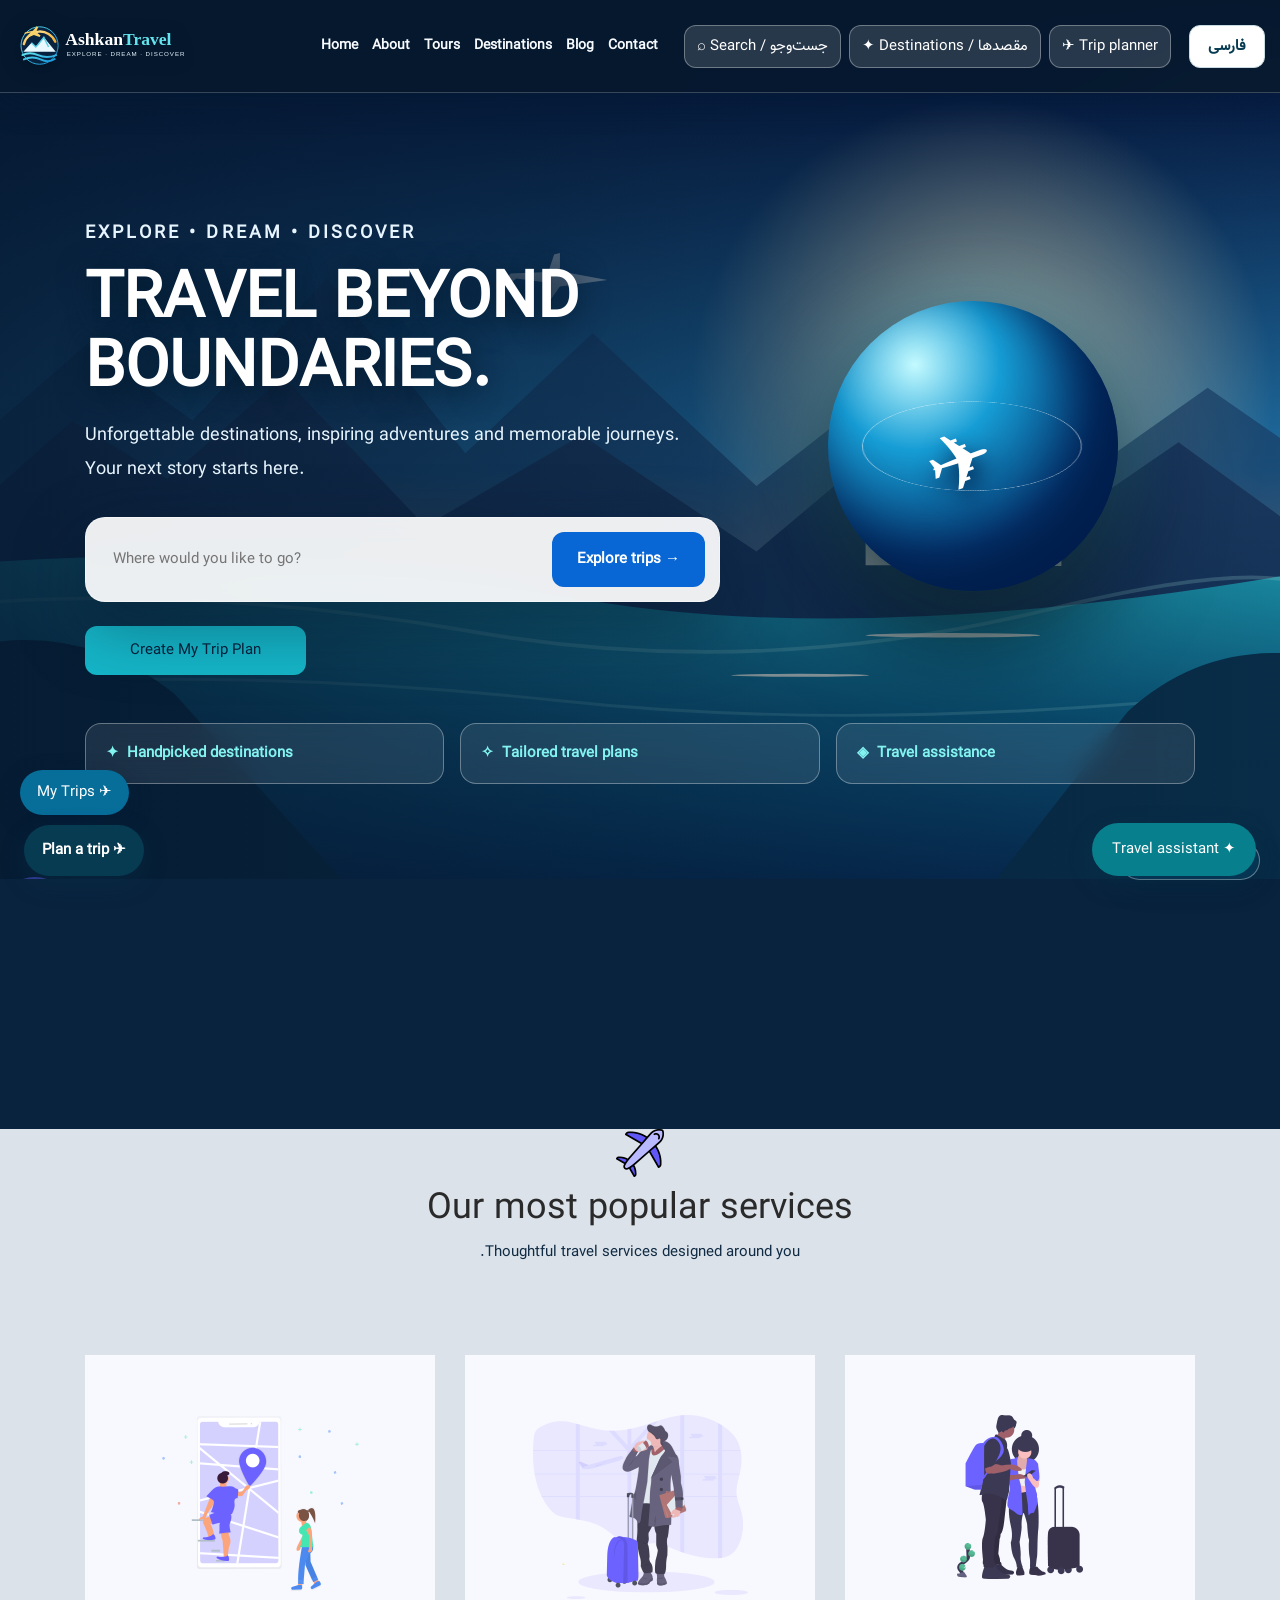
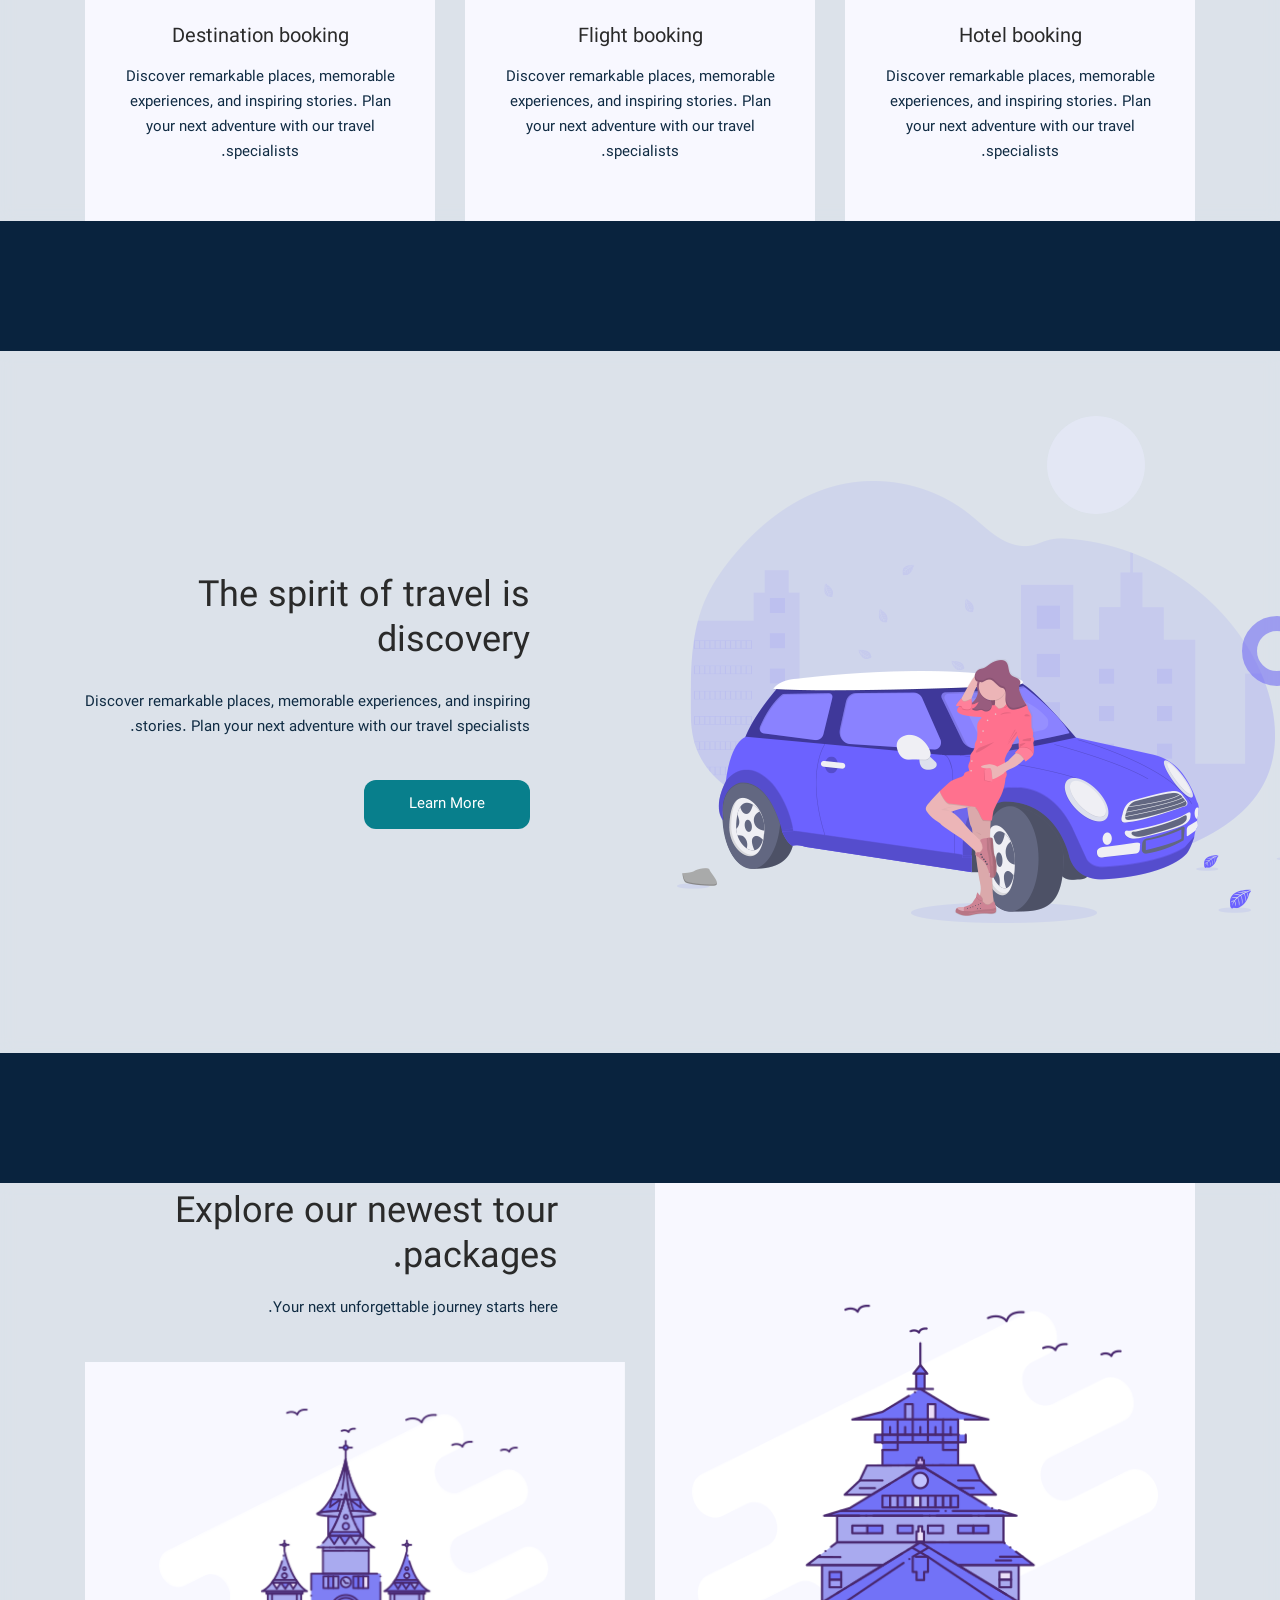
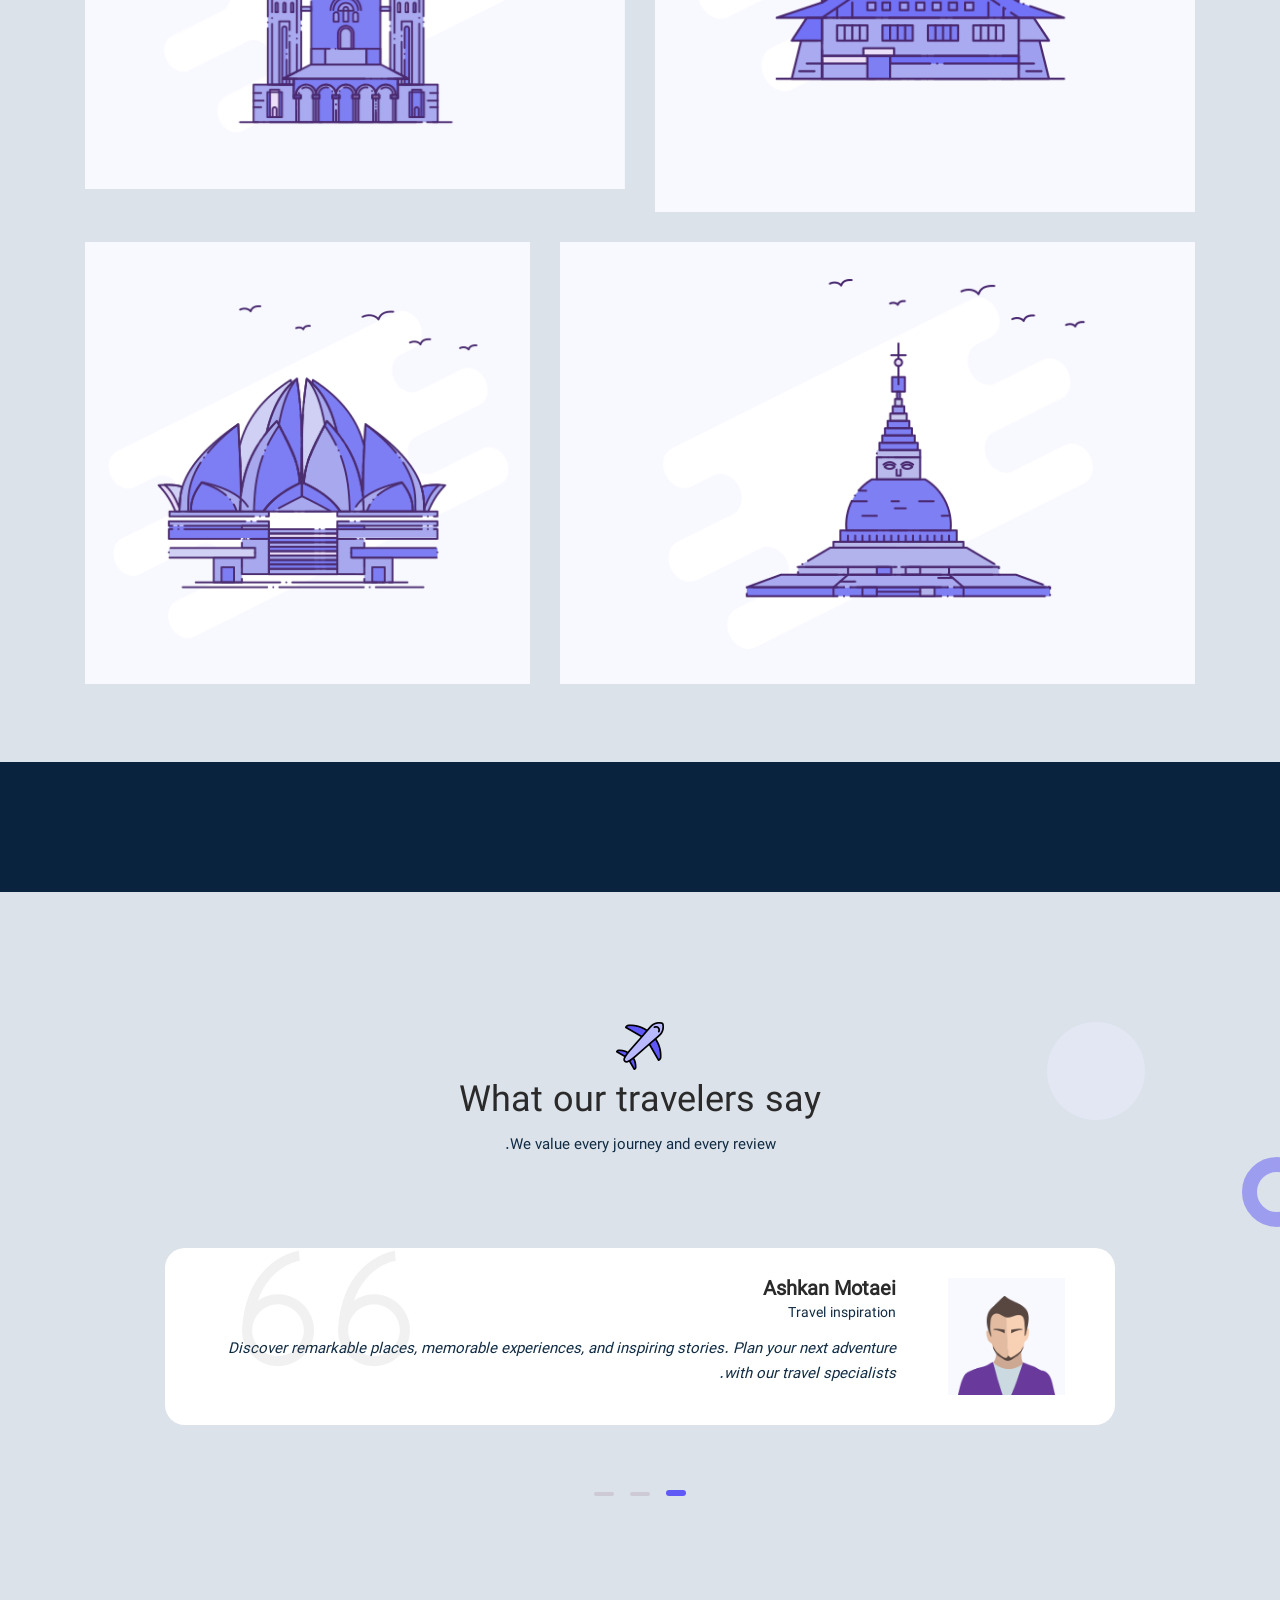
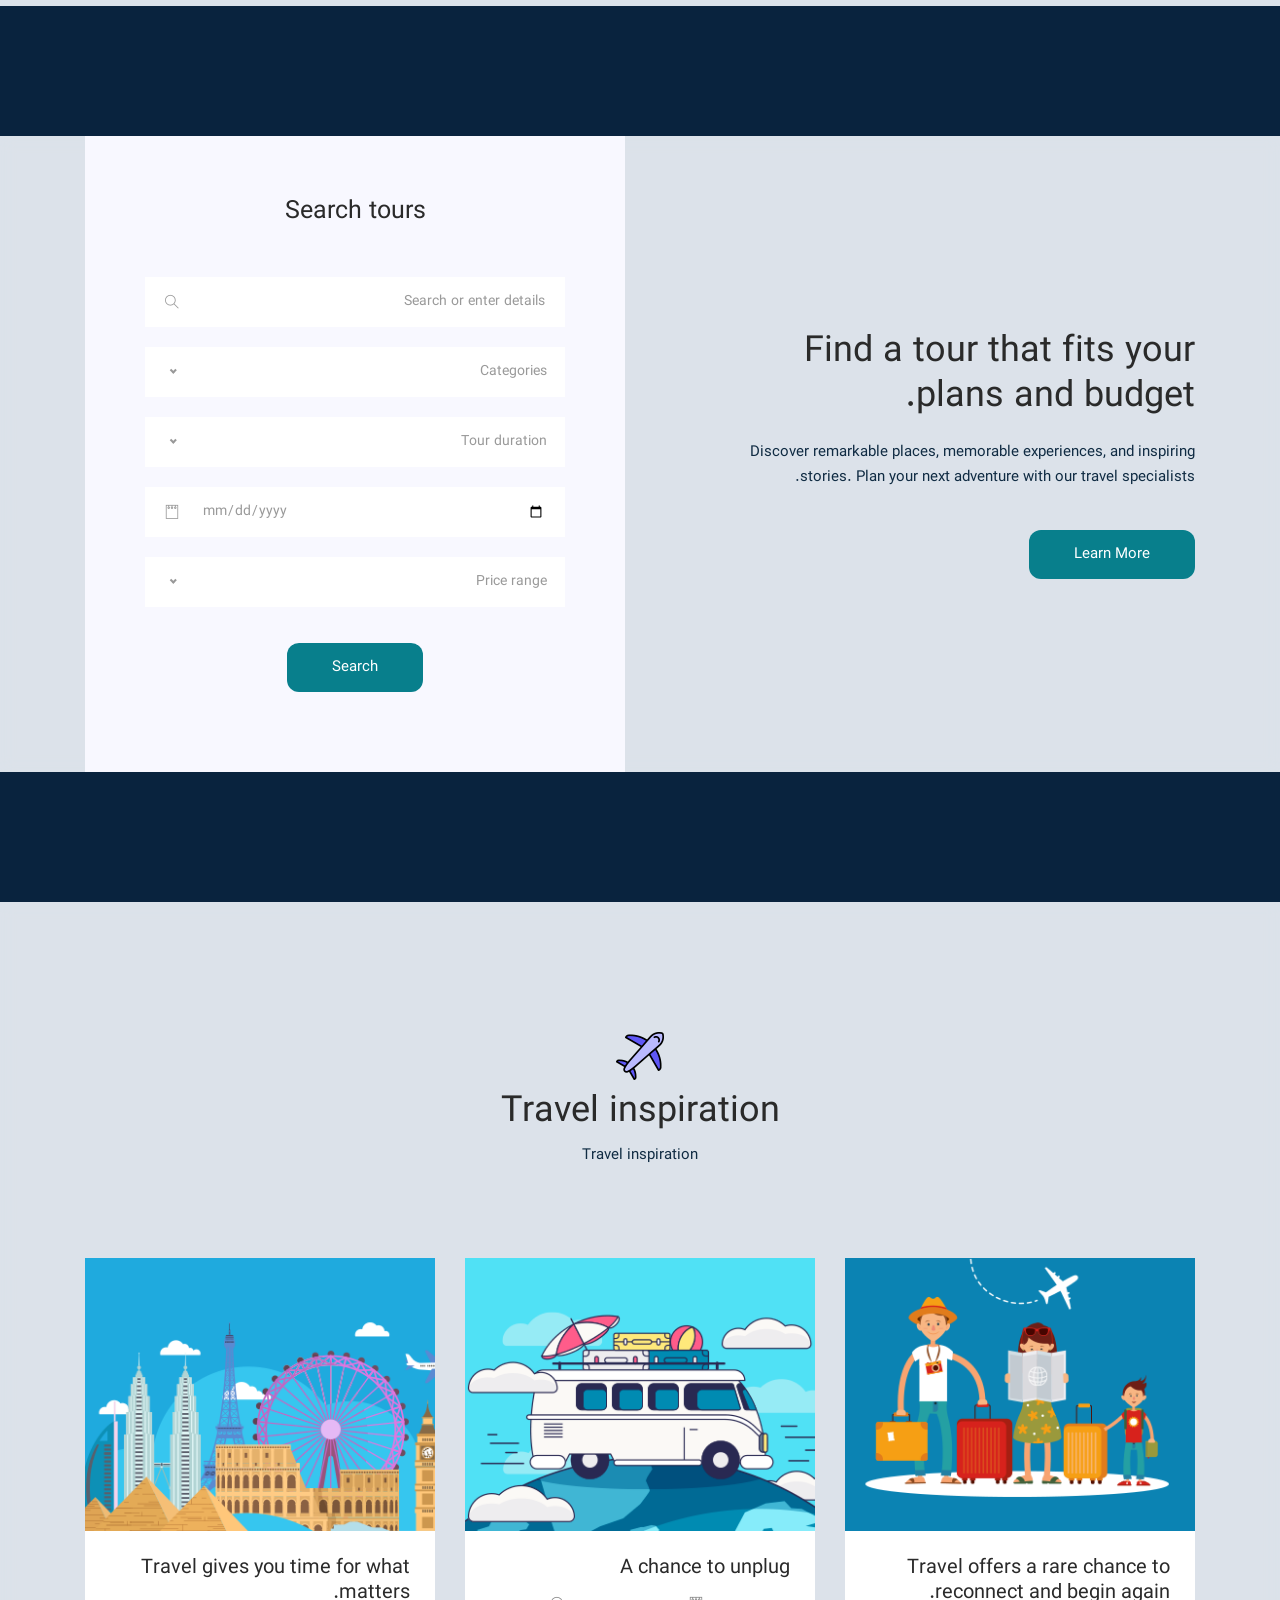
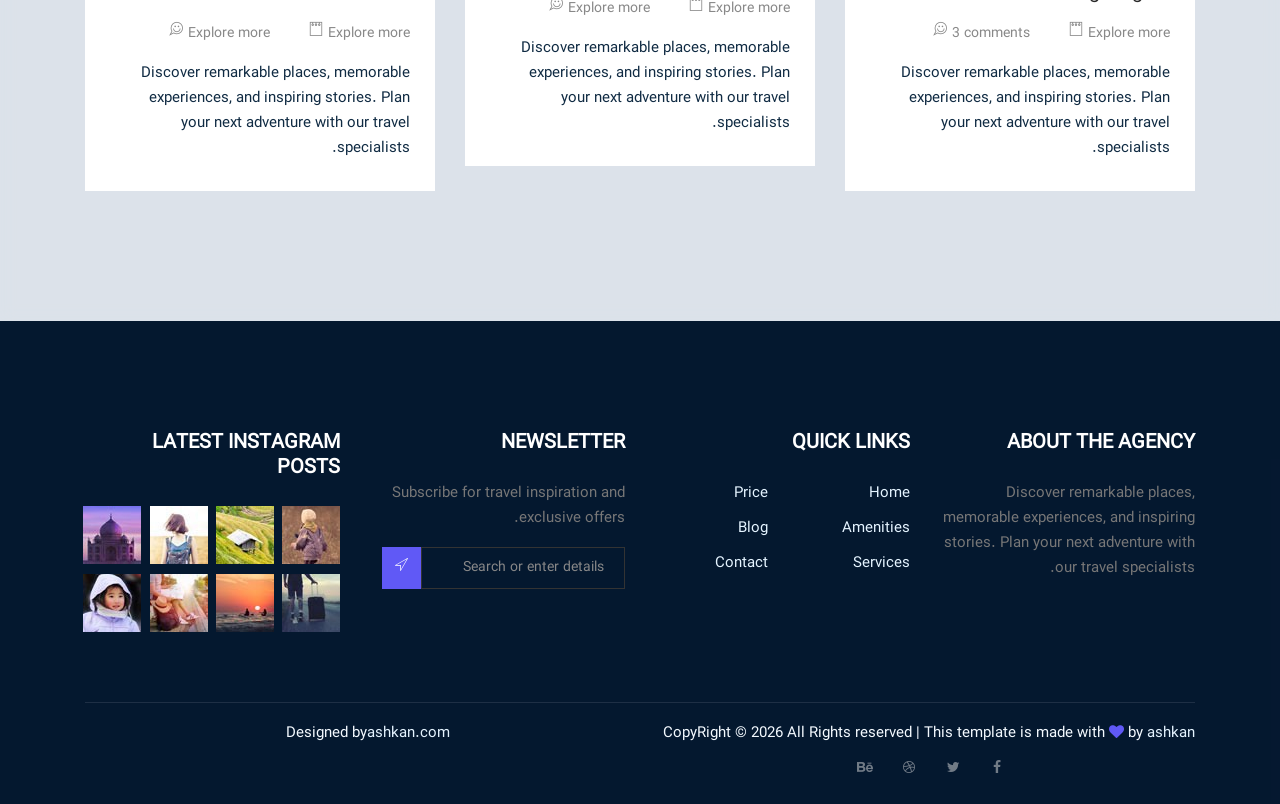
<file: index.html>
<!DOCTYPE html>

<html dir="ltr" lang="en">
<head>
<meta charset="utf-8"/>
<meta content="IE=edge" http-equiv="X-UA-Compatible"/>
<meta content="width=device-width, initial-scale=1.0" name="viewport"/>
<title>Ashkan Travel | Index</title>
<link href="css/bootstrap.min.css" rel="stylesheet"/>
<link href="css/font-awesome.min.css" rel="stylesheet"/>
<link href="css/themify-icons.css" rel="stylesheet"/>
<link href="css/linericon.css" rel="stylesheet"/>
<link href="css/owl.theme.default.min.css" rel="stylesheet"/>
<link href="css/owl.carousel.min.css" rel="stylesheet"/>
<link href="css/flaticon.css" rel="stylesheet"/>
<link href="css/nice-select.css" rel="stylesheet"/>
<link href="css/style.css" rel="stylesheet" type="text/css"/>
<meta content="Explore curated destinations, inspiring travel stories, and memorable tours with Ashkan Travel." name="description"/><link href="css/ashkan-enhancements.css" rel="stylesheet"/><link href="css/premium-stage4.css" rel="stylesheet"/>
<link href="css/global-cinematic.css" rel="stylesheet"/><link rel="stylesheet" href="css/stage6-brand.css"/><link rel="stylesheet" href="css/stage7-navigation.css"/><link rel="stylesheet" href="css/stage8-header-fix.css"><link rel="stylesheet" href="css/stage9-header.css"><link rel="stylesheet" href="css/stage10-visual.css"><link rel="stylesheet" href="css/stage11-discovery.css"></head>
<body class="bg-shape travel-cinematic">
<!--================ Header Menu Area start =================-->
<header class="header_area stage8-header"><div class="main_menu"><nav class="navbar navbar-expand-lg navbar-dark" aria-label="Primary navigation"><div class="container box_1620"><a class="navbar-brand logo_h ashkan-brand" href="index.html" aria-label="Ashkan Travel — Home"><img src="pics/ashkan-travel-logo.svg" alt="Ashkan Travel" width="245" height="58"></a><button class="navbar-toggler" type="button" data-toggle="collapse" data-target="#navbarSupportedContent" aria-controls="navbarSupportedContent" aria-expanded="false" aria-label="Toggle navigation"><span class="navbar-toggler-icon"></span></button><div class="collapse navbar-collapse" id="navbarSupportedContent"><ul class="navbar-nav menu_nav ml-auto"><li class="nav-item"><a class="nav-link" href="index.html" data-i18n-en="Home" data-i18n-fa="خانه">Home</a></li><li class="nav-item"><a class="nav-link" href="about.html" data-i18n-en="About" data-i18n-fa="درباره ما">About</a></li><li class="nav-item"><a class="nav-link" href="package.html" data-i18n-en="Tours" data-i18n-fa="تورها">Tours</a></li><li class="nav-item"><a class="nav-link" href="explore.html" data-i18n-en="Destinations" data-i18n-fa="مقصدها">Destinations</a></li><li class="nav-item"><a class="nav-link" href="blog.html" data-i18n-en="Blog" data-i18n-fa="وبلاگ">Blog</a></li><li class="nav-item"><a class="nav-link" href="contact.html" data-i18n-en="Contact" data-i18n-fa="تماس">Contact</a></li></ul></div></div></nav></div></header>
<!--================Header Menu Area =================-->
<!--================Hero Banner Area Start =================-->
<section aria-label="Travel inspiration" class="hero-banner magic-ball premium-hero">
<div class="container"><div class="row align-items-center"><div class="col-md-7 col-lg-7">
<p class="premium-eyebrow" data-i18n-en="Explore • Dream • Discover" data-i18n-fa="کاوش • رویا • کشف">Explore • Dream • Discover</p>
<h1 data-i18n-en="Travel beyond boundaries." data-i18n-fa="فراتر از مرزها سفر کنید.">Travel beyond boundaries.</h1>
<p data-i18n-en="Unforgettable destinations, inspiring adventures and memorable journeys. Your next story starts here." data-i18n-fa="مقصدهای فراموش‌نشدنی، ماجراجویی‌های الهام‌بخش و سفرهای خاطره‌انگیز. داستان بعدی شما از اینجا آغاز می‌شود.">Unforgettable destinations, inspiring adventures and memorable journeys. Your next story starts here.</p>
<form action="explore.html" class="premium-search" id="premium-destination-search" method="get" role="search"><label class="sr-only" data-i18n-en="Search destination" data-i18n-fa="جستجوی مقصد" for="premium-destination">Search destination</label><input aria-label="Destination" id="premium-destination" name="destination" placeholder="Where would you like to go?" required=""/><button data-i18n-en="Explore trips →" data-i18n-fa="جستجوی سفر ←" type="submit">Explore trips →</button></form>
<a class="button button-hero mt-4" data-i18n-en="Create my trip plan" data-i18n-fa="برنامه سفر بسازید" href="planner.html">Create my trip plan</a>
</div><div aria-hidden="true" class="col-md-5 col-lg-5 premium-orb-wrap"><div class="premium-orb"></div></div></div>
<div class="premium-feature-strip"><div><span>✦</span><span data-i18n-en="Handpicked destinations" data-i18n-fa="مقصدهای منتخب">Handpicked destinations</span></div><div><span>✧</span><span data-i18n-en="Tailored travel plans" data-i18n-fa="برنامه‌های سفر شخصی">Tailored travel plans</span></div><div><span>◈</span><span data-i18n-en="Travel assistance" data-i18n-fa="راهنمای سفر">Travel assistance</span></div></div></div></section>
<!--================Hero Banner Area End =================-->
<!--================Service Area Start =================-->
<section class="section-margin generic-margin">
<div class="container">
<div class="section-intro text-center pb-90px">
<img alt="" class="section-intro-img" src="pics/home/section-icon.png"/>
<h2><span data-i18n-en="Our most popular services" data-i18n-fa="محبوب ترین سرویس های ما">Our most popular services</span></h2>
<p><span data-i18n-en="Thoughtful travel services designed around you." data-i18n-fa="محبوب ترین سرویس های ما که ما را از دیگران متمایز کرده است">Thoughtful travel services designed around you.</span></p>
</div>
<div class="row">
<div class="col-md-6 col-lg-4 mb-4 mb-lg-0">
<div class="service-card text-center">
<div class="service-card-img">
<img alt="" class="img-fluid" src="pics/home/service1.png"/>
</div>
<div class="service-card-body">
<h3><span data-i18n-en="Hotel booking" data-i18n-fa="رزرو هتل">Hotel booking</span></h3>
<p><span data-i18n-en="Discover remarkable places, memorable experiences, and inspiring stories. Plan your next adventure with our travel specialists." data-i18n-fa="احتمالاً خیلی از ما همین چند سال پیش را به خاطر داریم که هنوز امکان رزرو آنلاین هتل فراهم نبود؛ در آن زمان مجبور بودیم بعد از رسیدن به مقصد هتل‌مان را رزرو کنیم.">Discover remarkable places, memorable experiences, and inspiring stories. Plan your next adventure with our travel specialists.</span></p>
</div>
</div>
</div>
<div class="col-md-6 col-lg-4 mb-4 mb-lg-0">
<div class="service-card text-center">
<div class="service-card-img">
<img alt="" class="img-fluid" src="pics/home/service2.png"/>
</div>
<div class="service-card-body">
<h3><span data-i18n-en="Flight booking" data-i18n-fa="رزرو پرواز">Flight booking</span></h3>
<p><span data-i18n-en="Discover remarkable places, memorable experiences, and inspiring stories. Plan your next adventure with our travel specialists." data-i18n-fa="بزرگترین و معتبرترین سایت خرید اینترنتی بلیط هواپیما، قطار و اتوبوس در کشور است و در این مدت توانسته رضایت درصد قابل توجهی از کاربران را به دست بیاورد.">Discover remarkable places, memorable experiences, and inspiring stories. Plan your next adventure with our travel specialists.</span></p>
</div>
</div>
</div>
<div class="col-md-6 col-lg-4 mb-4 mb-lg-0">
<div class="service-card text-center">
<div class="service-card-img">
<img alt="" class="img-fluid" src="pics/home/service3.png"/>
</div>
<div class="service-card-body">
<h3><span data-i18n-en="Destination booking" data-i18n-fa="رزرو مقصد">Destination booking</span></h3>
<p><span data-i18n-en="Discover remarkable places, memorable experiences, and inspiring stories. Plan your next adventure with our travel specialists." data-i18n-fa="در سال‌های اخیر شتاب زندگی روزمره بالا رفته‌است و به‌تبع آن، ما زمان کمتری برای چیدن مقدمات سفر در اختیار داریم؛ مجبوریم از کمترین زمان‌هایمان بهترین استفاده را ببریم،">Discover remarkable places, memorable experiences, and inspiring stories. Plan your next adventure with our travel specialists.</span></p>
</div>
</div>
</div>
</div>
</div>
</section>
<!--================Service Area End =================-->
<!--================About Area Start =================-->
<section class="bg-gray section-padding magic-ball magic-ball-about">
<div class="container">
<div class="row">
<div class="col-lg-7 col-md-6 mb-4 mb-md-0">
<div class="about-img">
<img alt="" class="img-fluid" src="pics/home/about-img.png"/>
</div>
</div>
<div class="col-lg-5 col-md-6 align-self-center about-content">
<h2><span data-i18n-en="The spirit of travel is discovery" data-i18n-fa="جوهر روح انسان اکتشافات است">The spirit of travel is discovery</span></h2>
<p><span data-i18n-en="Discover remarkable places, memorable experiences, and inspiring stories. Plan your next adventure with our travel specialists." data-i18n-fa="شما می‌تونید مطلب و کتاب‌های زیادی در مورد تخت جمشید، پاسارگاد، روم باستان و ... بخونید. حتی در مورد نمونه‌های خارجی فیلم هم ببینید اما مطمئن باشید وقتی برای اولین بار آنجا را ببینید تازه متوجه آنچه که قبلا خوانده یا شنیده‌اید می‌شوید.">Discover remarkable places, memorable experiences, and inspiring stories. Plan your next adventure with our travel specialists.</span></p>
<a class="button" href="#"><span data-i18n-en="Learn more" data-i18n-fa="بیشتر بدانید">Learn more</span></a>
</div>
</div>
</div>
</section>
<!--================About Area End =================-->
<!--================Tour section Start =================-->
<section class="section-margin pb-xl-5">
<div class="container">
<div class="row">
<div class="col-md-6">
<div class="tour-card">
<img alt="" class="card-img rounded-0" src="pics/home/tour1.png"/>
<div class="tour-card-overlay">
<div class="media">
<div class="media-body">
<h4><span data-i18n-en="Paris tour" data-i18n-fa="تور پاریس">Paris tour</span></h4>
<small><span data-i18n-en="5 days" data-i18n-fa="5 روز">5 days</span></small>
<p><span data-i18n-en="Expert guidance for every traveler." data-i18n-fa="ما به درستی گردشگر خود را راهنمایی میکنیم">Expert guidance for every traveler.</span></p>
</div>
<div class="media-price">
<h4 class="text-primary"><span data-i18n-en="From $50 (indicative)" data-i18n-fa="5 میلیون تومان">From $50 (indicative)</span></h4>
</div>
</div>
</div>
</div>
</div>
<div class="col-md-6">
<div class="row">
<div class="col-lg-10 offset-lg-1">
<div class="tour-content">
<h2><span data-i18n-en="Explore our newest tour packages." data-i18n-fa="ما به شما پیشنهاد جدیدترین تورمان را میدهیم">Explore our newest tour packages.</span></h2>
<p><span data-i18n-en="Your next unforgettable journey starts here." data-i18n-fa="مطمئن باشید سفری بی نظیر با اکتشافاتی جدید پیش روی شما خواهید بود">Your next unforgettable journey starts here.</span></p>
</div>
</div>
</div>
<div class="tour-card">
<img alt="" class="card-img rounded-0" src="pics/home/tour2.png"/>
<div class="tour-card-overlay">
<div class="media">
<div class="media-body">
<h4><span data-i18n-en="India tour" data-i18n-fa="تور هند">India tour</span></h4>
<small><span data-i18n-en="5 days" data-i18n-fa="5 روز">5 days</span></small>
<p><span data-i18n-en="Your next unforgettable journey starts here." data-i18n-fa="مطمئن باشید سفری بی نظیر با اکتشافاتی جدید پیش روی شما خواهید بود">Your next unforgettable journey starts here.</span></p>
</div>
<div class="media-price">
<h4 class="text-primary"><span data-i18n-en="From $40 (indicative)" data-i18n-fa="4 میلیون تومان">From $40 (indicative)</span></h4>
</div>
</div>
</div>
</div>
</div>
</div>
<div class="row">
<div class="col-md-6 col-lg-7">
<div class="tour-card">
<img alt="" class="card-img rounded-0" src="pics/home/tour3.png"/>
<div class="tour-card-overlay">
<div class="media">
<div class="media-body">
<h4><span data-i18n-en="Netherlands tour" data-i18n-fa="تور هلند">Netherlands tour</span></h4>
<small><span data-i18n-en="8 days" data-i18n-fa="8 روز">8 days</span></small>
<p><span data-i18n-en="Your next unforgettable journey starts here." data-i18n-fa="مطمئن باشید سفری بی نظیر با اکتشافاتی جدید پیش روی شما خواهید بود">Your next unforgettable journey starts here.</span></p>
</div>
<div class="media-price">
<h4 class="text-primary"><span data-i18n-en="From $100 (indicative)" data-i18n-fa="10 میلیون تومان">From $100 (indicative)</span></h4>
</div>
</div>
</div>
</div>
</div>
<div class="col-md-6 col-lg-5">
<div class="tour-card">
<img alt="" class="card-img rounded-0" src="pics/home/tour4.png"/>
<div class="tour-card-overlay">
<div class="media">
<div class="media-body">
<h4><span data-i18n-en="France tour" data-i18n-fa="تور فرانسه">France tour</span></h4>
<small><span data-i18n-en="One week" data-i18n-fa="یک هفته">One week</span></small>
<p><span data-i18n-en="Your next unforgettable journey starts here." data-i18n-fa="مطمئن باشید سفری بی نظیر با اکتشافاتی جدید پیش روی شما خواهید بود">Your next unforgettable journey starts here.</span></p>
</div>
<div class="media-price">
<h4 class="text-primary"><span data-i18n-en="From $200 (indicative)" data-i18n-fa="20 میلیون تومان">From $200 (indicative)</span></h4>
</div>
</div>
</div>
</div>
</div>
</div>
</div>
</section>
<!--================Tour section End =================-->
<!--================Testimonial section Start =================-->
<section class="bg-gray section-padding magic-ball magic-ball-testimonial pb-xl-5">
<div class="container">
<div class="section-intro text-center pb-90px">
<img alt="" class="section-intro-img" src="pics/home/section-icon.png"/>
<h2><span data-i18n-en="What our travelers say" data-i18n-fa="نظرات مشتریان ما">What our travelers say</span></h2>
<p><span data-i18n-en="We value every journey and every review." data-i18n-fa="برترین مشتری ها از آن ماست . ما قدر دان شما و نظرات ارزشمندتان هستیم">We value every journey and every review.</span></p>
</div>
<div class="owl-carousel owl-theme owl-rtl testimonial pb-xl-5">
<div class="testimonial__item">
<div class="row">
<div class="col-md-3 col-lg-2 align-self-center">
<div class="testimonial__img">
<img alt="" class="card-img rounded-0" src="pics/testimonial/t-slider1.png"/>
</div>
</div>
<div class="col-md-9 col-lg-10">
<div class="testimonial__content mt-3 mt-sm-0">
<h3><span data-i18n-en="Ashkan Motaei" data-i18n-fa="اشکان مطاعی">Ashkan Motaei</span></h3>
<p><span data-i18n-en="Travel inspiration" data-i18n-fa="برنامه نویس ،پرند">Travel inspiration</span></p>
<p class="testimonial__i"><span data-i18n-en="Discover remarkable places, memorable experiences, and inspiring stories. Plan your next adventure with our travel specialists." data-i18n-fa="من عاشق این سایت و تور هایی که میذاره شدم. واقعا کارتون حرف نداره. ادامه بدید و بدونید که من مشتری پر و پا قرص شما هستم...">Discover remarkable places, memorable experiences, and inspiring stories. Plan your next adventure with our travel specialists.</span></p>
<span class="testimonial__icon"><i class="ti-quote-left"></i></span>
</div>
</div>
</div>
</div>
<div class="testimonial__item">
<div class="row">
<div class="col-md-3 col-lg-2 align-self-center">
<div class="testimonial__img">
<img alt="" class="card-img rounded-0" src="pics/testimonial/t-slider1.png"/>
</div>
</div>
<div class="col-md-9 col-lg-10">
<div class="testimonial__content mt-3 mt-sm-0">
<h3><span data-i18n-en="Mehdi Sherafat" data-i18n-fa="مهدی شرافت">Mehdi Sherafat</span></h3>
<p><span data-i18n-en="Travel inspiration" data-i18n-fa="تور لیدر ، همدان">Travel inspiration</span></p>
<p class="testimonial__i"><span data-i18n-en="Discover remarkable places, memorable experiences, and inspiring stories. Plan your next adventure with our travel specialists." data-i18n-fa="از وقتی با شما آشنا شدم دیگه نگرانی ندارم که چطور می تونم کسافرهامو به جاهایی ببرم که حسابی لذت ببرن و سفر براشون بی نهایت اکتشافی بشه...">Discover remarkable places, memorable experiences, and inspiring stories. Plan your next adventure with our travel specialists.</span></p>
<span class="testimonial__icon"><i class="ti-quote-left"></i></span>
</div>
</div>
</div>
</div>
<div class="testimonial__item">
<div class="row">
<div class="col-md-3 col-lg-2 align-self-center">
<div class="testimonial__img">
<img alt="" class="card-img rounded-0" src="pics/testimonial/t-slider1.png"/>
</div>
</div>
<div class="col-md-9 col-lg-10">
<div class="testimonial__content mt-3 mt-sm-0">
<h3><span data-i18n-en="Ebrahim Saei" data-i18n-fa="ابراهیم ساعی">Ebrahim Saei</span></h3>
<p><span data-i18n-en="Travel agency manager" data-i18n-fa="مدیر شرکت گردشگری همدان">Travel agency manager</span></p>
<p class="testimonial__i"><span data-i18n-en="Discover remarkable places, memorable experiences, and inspiring stories. Plan your next adventure with our travel specialists." data-i18n-fa="من عاشق این سایت و تور هایی که میذاره شدم. واقعا کارتون حرف نداره. ادامه بدید و بدونید که من مشتری پر و پا قرص شما هستم...">Discover remarkable places, memorable experiences, and inspiring stories. Plan your next adventure with our travel specialists.</span></p>
<span class="testimonial__icon"><i class="ti-quote-left"></i></span>
</div>
</div>
</div>
</div>
</div>
</div>
</section>
<!--================Testimonial section End =================-->
<!--================Search Package section Start =================-->
<section class="section-margin">
<div class="container">
<div class="row">
<div class="col-lg-6 col-xl-5 align-self-center mb-5 mb-lg-0">
<div class="search-content">
<h2><span data-i18n-en="Find a tour that fits your plans and budget." data-i18n-fa="جستجو مناسب و مقرون به صرفه برای تور خود">Find a tour that fits your plans and budget.</span></h2>
<p><span data-i18n-en="Discover remarkable places, memorable experiences, and inspiring stories. Plan your next adventure with our travel specialists." data-i18n-fa="ما به شما این تضمین را می دهیم که از خرید خود نه تنها پشیمان نشوید بلکه هر بار مشتری خود ما شوید. بهترین قیمت ها را فقط از ما بخواهید...">Discover remarkable places, memorable experiences, and inspiring stories. Plan your next adventure with our travel specialists.</span></p>
<a class="button" href="#"><span data-i18n-en="Learn more" data-i18n-fa="بیشتر بدانید">Learn more</span></a>
</div>
</div>
<div class="col-lg-6 col-xl-6 offset-xl-1">
<div class="search-wrapper">
<h3><span data-i18n-en="Search tours" data-i18n-fa="جستجو در پکیج ها">Search tours</span></h3>
<form action="#" class="search-form">
<div class="form-group">
<div class="input-group">
<input class="form-control" data-placeholder-en="Search or enter details" data-placeholder-fa="نام کاربری" placeholder="Search or enter details" type="text">
<div class="input-group-append">
<span class="input-group-text"><i class="ti-search"></i></span>
</div>
</input></div>
</div>
<div class="form-group">
<select id="category" name="category">
<option disabled="" selected="" value="disabled"><span data-i18n-en="Categories" data-i18n-fa="دسته بندی">Categories</span></option>
<option value="8 AM"><span data-i18n-en="Nature trips" data-i18n-fa="طبیعت گردی">Nature trips</span></option>
<option value="12 PM"><span data-i18n-en="Evening experiences" data-i18n-fa="شب نشینی">Evening experiences</span></option>
</select>
</div>
<div class="form-group">
<select id="tourDuration" name="tourDucation">
<option disabled="" selected="" value="disabled"><span data-i18n-en="Tour duration" data-i18n-fa="مدت زمان تور">Tour duration</span></option>
<option value="8 AM"><span data-i18n-en="8 AM" data-i18n-fa="8 صبح">8 AM</span></option>
<option value="12 PM"><span data-i18n-en="Midnight" data-i18n-fa="12 شب">Midnight</span></option>
</select>
</div>
<div class="form-group">
<div class="input-group">
<input class="form-control" type="date"/>
<div class="input-group-append">
<span class="input-group-text"><i class="ti-notepad"></i></span>
</div>
</div>
</div>
<div class="form-group">
<select id="priceRange" name="priceRange">
<option disabled="" selected="" value="disabled"><span data-i18n-en="Price range" data-i18n-fa="رنج قیمت">Price range</span></option>
<option value="8 AM"><span data-i18n-en="Up to 20 million" data-i18n-fa="تا 20 میلیون">Up to 20 million</span></option>
<option value="12 PM"><span data-i18n-en="Up to 5 million" data-i18n-fa="تا 5 میلیون">Up to 5 million</span></option>
</select>
</div>
<div class="form-group">
<button class="button border-0 mt-3" type="submit"><span data-i18n-en="Search" data-i18n-fa="جستجو">Search</span></button>
</div>
</form>
</div>
</div>
</div>
</div>
</section>
<!--================Search Package section End =================-->
<!--================Blog section Start =================-->
<section class="section-padding bg-gray">
<div class="container">
<div class="section-intro text-center pb-90px">
<img alt="" class="section-intro-img" src="pics/home/section-icon.png"/>
<h2><span data-i18n-en="Travel inspiration" data-i18n-fa="جدیدترین مطالب بلاگ">Travel inspiration</span></h2>
<p><span data-i18n-en="Travel inspiration" data-i18n-fa="جدیدترین مطالب آموزنده ما را از دست ندهید">Travel inspiration</span></p>
</div>
<div class="row">
<div class="col-md-6 col-lg-4 mb-4 mb-lg-0">
<div class="card-blog">
<img alt="" class="card-img rounded-0" src="pics/blog/blog-1.png"/>
<div class="card-blog-body">
<a href="#">
<h4><span data-i18n-en="Travel offers a rare chance to reconnect and begin again." data-i18n-fa="سفر به شما یک فرصت نادر برای تنهایی و شروع دوباره می‌دهد">Travel offers a rare chance to reconnect and begin again.</span></h4>
</a>
<ul class="card-blog-info">
<li><a href="#"><span class="align-middle"><i class="ti-notepad"></i></span><span data-i18n-en="Explore more" data-i18n-fa="بیست بهمن 1400">Explore more</span></a></li>
<li><a href="#"><span class="align-middle"><i class="ti-comments-smiley"></i></span><span data-i18n-en="3 comments" data-i18n-fa="سه نظر">3 comments</span></a></li>
</ul>
<p><span data-i18n-en="Discover remarkable places, memorable experiences, and inspiring stories. Plan your next adventure with our travel specialists." data-i18n-fa="شما در شرایط عادی همیشه در دانشگاه، محل کار و... هستید. عملا در دنیای امروز شما امکان تنها بودن یا ندارید. منظورم از تنهایی اینه که برای مدتی بتونید با خودتون خلوت کنید و زندگیتون را هرس کنید.">Discover remarkable places, memorable experiences, and inspiring stories. Plan your next adventure with our travel specialists.</span></p>
</div>
</div>
</div>
<div class="col-md-6 col-lg-4 mb-4 mb-lg-0">
<div class="card-blog">
<img alt="" class="card-img rounded-0" src="pics/blog/blog-2.png"/>
<div class="card-blog-body">
<a href="#">
<h4><span data-i18n-en="A chance to unplug" data-i18n-fa="فرصت دور بودن از تکنولوژی">A chance to unplug</span></h4>
</a>
<ul class="card-blog-info">
<li><a href="#"><span class="align-middle"><i class="ti-notepad"></i></span><span data-i18n-en="Explore more" data-i18n-fa="بیست و یک بهمن 1400">Explore more</span></a></li>
<li><a href="#"><span class="align-middle"><i class="ti-comments-smiley"></i></span><span data-i18n-en="Explore more" data-i18n-fa="پنج نظر">Explore more</span></a></li>
</ul>
<p><span data-i18n-en="Discover remarkable places, memorable experiences, and inspiring stories. Plan your next adventure with our travel specialists." data-i18n-fa="همه ما یادمون رفته دوران بدون تلفن همراه، لپ تاپ و اینترنت چطور بود. شما در سفر به صورت اتوماتیک دسترسیتون به تکنولوژی و اینترنت کم میشه.">Discover remarkable places, memorable experiences, and inspiring stories. Plan your next adventure with our travel specialists.</span></p>
</div>
</div>
</div>
<div class="col-md-6 col-lg-4 mb-4 mb-lg-0">
<div class="card-blog">
<img alt="" class="card-img rounded-0" src="pics/blog/blog-3.png"/>
<div class="card-blog-body">
<a href="#">
<h4><span data-i18n-en="Travel gives you time for what matters." data-i18n-fa="سفر کمک می‌کند که زمان بیشتری داشته باشید">Travel gives you time for what matters.</span></h4>
</a>
<ul class="card-blog-info">
<li><a href="#"><span class="align-middle"><i class="ti-notepad"></i></span><span data-i18n-en="Explore more" data-i18n-fa="بیست و دو بهمن 1400">Explore more</span></a></li>
<li><a href="#"><span class="align-middle"><i class="ti-comments-smiley"></i></span><span data-i18n-en="Explore more" data-i18n-fa="هیچ نظر">Explore more</span></a></li>
</ul>
<p><span data-i18n-en="Discover remarkable places, memorable experiences, and inspiring stories. Plan your next adventure with our travel specialists." data-i18n-fa="اگر همیشه به فکر اتفاق بعدی باشید و انتظار آن را بکشید اصلا سفر خوبی نخواهید داشت. سفر به شما یاد می‌دهد که باید در لحظه زندگی کنید و از زمانی که در حال حاضر دارید بهترین استفاده را کنید.">Discover remarkable places, memorable experiences, and inspiring stories. Plan your next adventure with our travel specialists.</span></p>
</div>
</div>
</div>
</div>
</div>
</section>
<!--================Blog section End =================-->
<!-- ================ start footer Area ================= -->
<footer class="footer-area">
<div class="container">
<div class="row">
<div class="col-lg-3 col-md-6 col-sm-6">
<div class="single-footer-widget">
<h6><span data-i18n-en="About the agency" data-i18n-fa="در مورد آژانس">About the agency</span></h6>
<p><span data-i18n-en="Discover remarkable places, memorable experiences, and inspiring stories. Plan your next adventure with our travel specialists." data-i18n-fa="سفر پر از شرایط متفاوت و غیرقابل پیش بینی است. فرض کنید شما با نامزدتان یا کسی که قرار است در کار با آن شریک بشوید به سفر بروید. در حین سفر می‌توانید اخلاقیات طرف مقابل را بفهمید.">Discover remarkable places, memorable experiences, and inspiring stories. Plan your next adventure with our travel specialists.</span></p>
</div>
</div>
<div class="col-lg-3 col-md-6 col-sm-6">
<div class="single-footer-widget">
<h6><span data-i18n-en="Quick links" data-i18n-fa="دسترسی سریع">Quick links</span></h6>
<div class="row">
<div class="col">
<ul>
<li><a href="#"><span data-i18n-en="Home" data-i18n-fa="صفحه نخست">Home</span></a></li>
<li><a href="#"><span data-i18n-en="Amenities" data-i18n-fa="امکانات">Amenities</span></a></li>
<li><a href="#"><span data-i18n-en="Services" data-i18n-fa="سرویس ها">Services</span></a></li>
</ul>
</div>
<div class="col">
<ul>
<li><a href="#"><span data-i18n-en="Price" data-i18n-fa="قیمت">Price</span></a></li>
<li><a href="#"><span data-i18n-en="Blog" data-i18n-fa="بلاگ">Blog</span></a></li>
<li><a href="#"><span data-i18n-en="Contact" data-i18n-fa="تماس با ما">Contact</span></a></li>
</ul>
</div>
</div>
</div>
</div>
<div class="col-lg-3 col-md-6 col-sm-6">
<div class="single-footer-widget">
<h6><span data-i18n-en="Newsletter" data-i18n-fa="خبرنامه">Newsletter</span></h6>
<p><span data-i18n-en="Subscribe for travel inspiration and exclusive offers." data-i18n-fa="در خبرنامه ثبت نام کنید تا از آخرین اخبار و تخفیف های ما با خبر شوید">Subscribe for travel inspiration and exclusive offers.</span></p>
<div id="mc_embed_signup">
<form action="" class="subscription relative" method="get" target="_blank">
<div class="input-group d-flex flex-row">
<input data-placeholder-en="Search or enter details" data-placeholder-fa="ایمیل" name="EMAIL" onblur="this.placeholder = 'ایمیل '" onfocus="this.placeholder = ''" placeholder="Search or enter details" required="" type="email"/>
<button class="btn bb-btn"><span class="lnr lnr-location"></span></button>
</div>
<div class="mt-10 info"></div>
</form>
</div>
</div>
</div>
<div class="col-lg-3 col-md-6 col-sm-6">
<div class="single-footer-widget mail-chimp">
<h6 class="mb-20"><span data-i18n-en="Latest Instagram posts" data-i18n-fa="اخرین پست اینستا">Latest Instagram posts</span></h6>
<ul class="instafeed d-flex flex-wrap">
<li><img alt="" src="pics/instagram/i1.jpg"/></li>
<li><img alt="" src="pics/instagram/i2.jpg"/></li>
<li><img alt="" src="pics/instagram/i3.jpg"/></li>
<li><img alt="" src="pics/instagram/i4.jpg"/></li>
<li><img alt="" src="pics/instagram/i5.jpg"/></li>
<li><img alt="" src="pics/instagram/i6.jpg"/></li>
<li><img alt="" src="pics/instagram/i7.jpg"/></li>
<li><img alt="" src="pics/instagram/i8.jpg"/></li>
</ul>
</div>
</div>
</div>
<div class="footer-bottom">
<div class="row align-items-center">
<p class="col-lg-8 col-sm-12 footer-text m-0 text-center text-lg-right"><!-- Link back to ashkan can't be removed. Template is licensed under CC BY 3.0. -->
					CopyRight © <script>document.write(new Date().getFullYear());</script> All Rights reserved | This template is made with <i aria-hidden="true" class="fa fa-heart"></i> by <a href="https://ashkan.com" target="_blank">ashkan</a>
<div><span data-i18n-en="Designed by" data-i18n-fa="فارسی و راست چین شده توسط">Designed by</span><a href="https://www.ashkan.com" target="_blank">ashkan.com</a></div>
<!-- Link back to ashkan can't be removed. Template is licensed under CC BY 3.0. -->
</p>
<div class="col-lg-4 col-sm-12 footer-social text-center text-lg-left">
<a href="#"><i class="fa fa-facebook-f"></i></a>
<a href="#"><i class="fa fa-twitter"></i></a>
<a href="#"><i class="fa fa-dribbble"></i></a>
<a href="#"><i class="fa fa-behance"></i></a>
</div>
</div>
</div>
</div>
</footer>
<!-- ================ End footer Area ================= -->
<script src="js/jquery-3.1.1.min.js"></script>
<script src="js/bootstrap.bundle.min.js"></script>
<script src="js/owl.carousel.min.js"></script>
<script src="js/jquery.nice-select.min.js"></script>
<script src="js/jquery.ajaxchimp.min.js"></script>
<script src="js/skrollr.min.js"></script>
<script src="js/main.js"></script>
<script defer="True" src="js/ashkan-enhancements.js"></script><a class="ashkan-planner-link" data-i18n-en="✈ Plan a trip" data-i18n-fa="✈ برنامه سفر" href="planner.html">✈ Plan a trip</a><script defer="" src="js/premium-stage4.js"></script><script defer src="js/stage7-navigation.js"></script><a href="my-trips.html" class="stage14-my-trips" style="position:fixed;bottom:85px;left:20px;z-index:1200;background:#076d99;color:white;border-radius:25px;padding:10px 17px;text-decoration:none;box-shadow:0 8px 25px #001b3550" aria-label="My saved trip drafts">✈ My Trips</a><a href="profile.html" class="stage15-profile-link" data-en="Travel preferences" data-fa="ترجیحات سفر" aria-label="Travel preferences">⚙ <span>Preferences</span></a><link rel="stylesheet" href="css/stage15-link.css"><script defer src="js/stage15-link.js"></script></body><!-- This template has been downloaded from ashkan.com -->
</html>
</file>
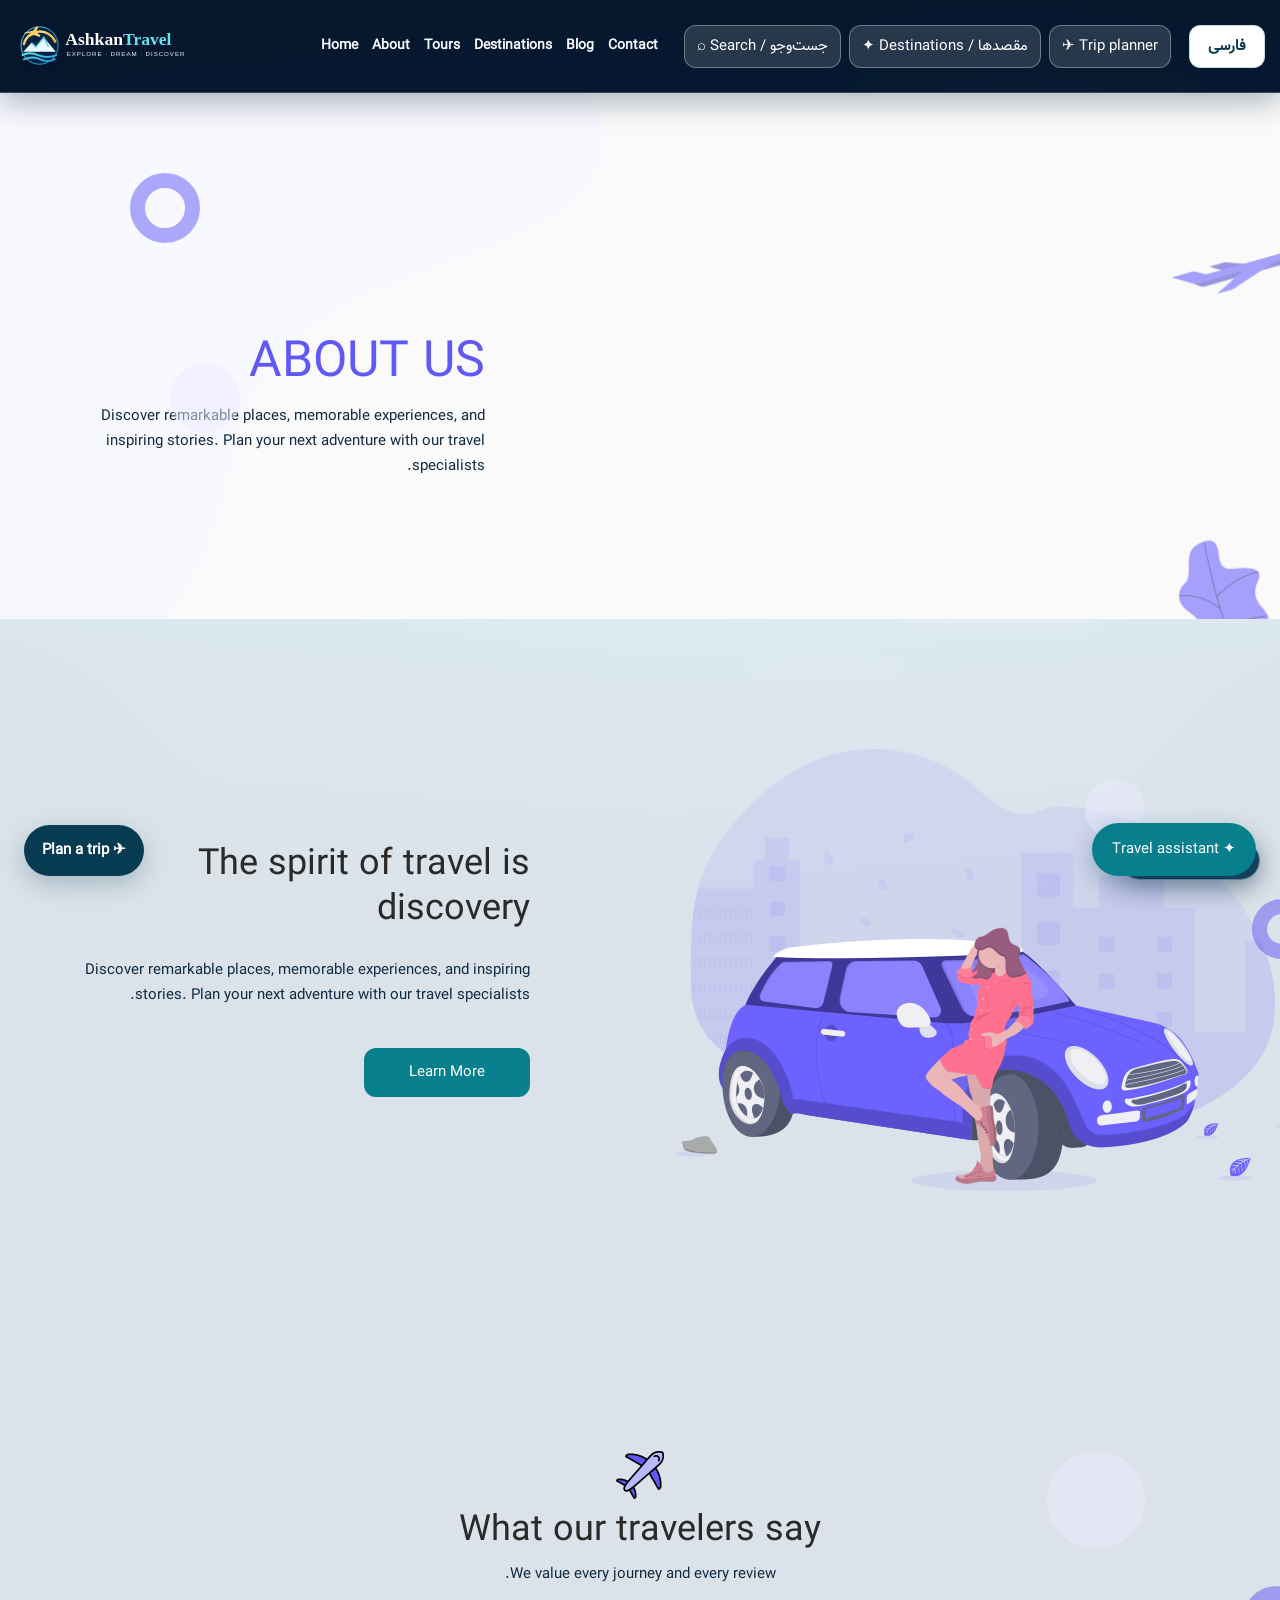
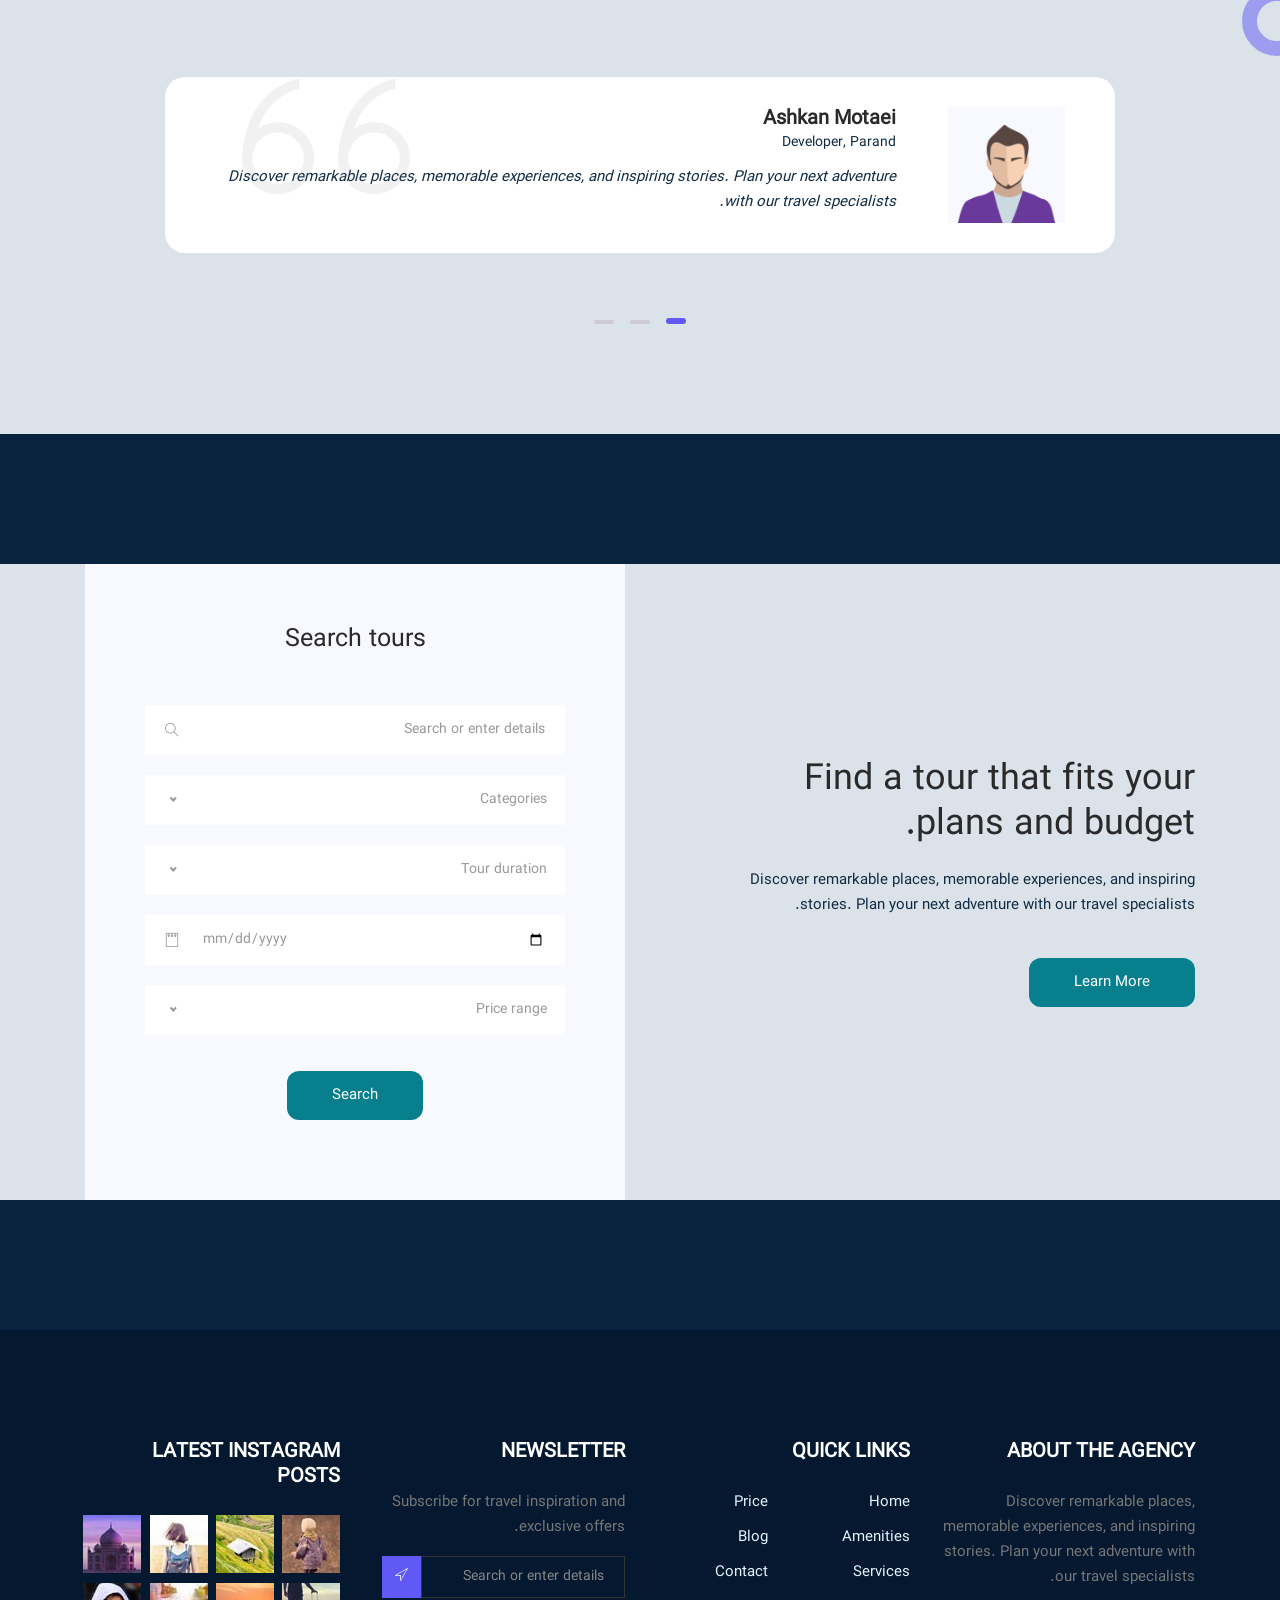
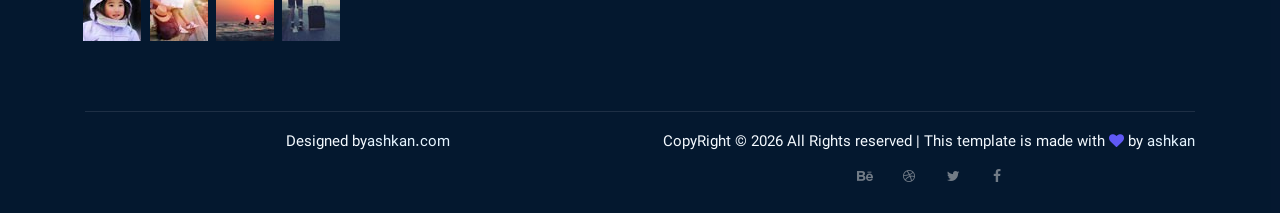
<file: about.html>
<!DOCTYPE html>

<html dir="ltr" lang="en">
<head>
<meta charset="utf-8"/>
<meta content="IE=edge" http-equiv="X-UA-Compatible"/>
<meta content="width=device-width, initial-scale=1" name="viewport"/>
<title>Ashkan Travel | About</title>
<link href="css/bootstrap.min.css" rel="stylesheet"/>
<link href="css/font-awesome.min.css" rel="stylesheet"/>
<link href="css/themify-icons.css" rel="stylesheet"/>
<link href="css/linericon.css" rel="stylesheet"/>
<link href="css/owl.theme.default.min.css" rel="stylesheet"/>
<link href="css/owl.carousel.min.css" rel="stylesheet"/>
<link href="css/flaticon.css" rel="stylesheet"/>
<link href="css/nice-select.css" rel="stylesheet"/>
<link href="css/style.css" rel="stylesheet" type="text/css"/>
<meta content="Explore curated destinations, inspiring travel stories, and memorable tours with Ashkan Travel." name="description"/><link href="css/ashkan-enhancements.css" rel="stylesheet"/><link href="css/premium-stage4.css" rel="stylesheet"/>
<link href="css/global-cinematic.css" rel="stylesheet"/><link rel="stylesheet" href="css/stage6-brand.css"/><link rel="stylesheet" href="css/stage7-navigation.css"/><link rel="stylesheet" href="css/stage8-header-fix.css"><link rel="stylesheet" href="css/stage9-header.css"><link rel="stylesheet" href="css/stage10-visual.css"><link rel="stylesheet" href="css/stage11-discovery.css"></head>
<body class="travel-cinematic">
<!--================ Header Menu Area start =================-->
<header class="header_area stage8-header"><div class="main_menu"><nav class="navbar navbar-expand-lg navbar-dark" aria-label="Primary navigation"><div class="container box_1620"><a class="navbar-brand logo_h ashkan-brand" href="index.html" aria-label="Ashkan Travel — Home"><img src="pics/ashkan-travel-logo.svg" alt="Ashkan Travel" width="245" height="58"></a><button class="navbar-toggler" type="button" data-toggle="collapse" data-target="#navbarSupportedContent" aria-controls="navbarSupportedContent" aria-expanded="false" aria-label="Toggle navigation"><span class="navbar-toggler-icon"></span></button><div class="collapse navbar-collapse" id="navbarSupportedContent"><ul class="navbar-nav menu_nav ml-auto"><li class="nav-item"><a class="nav-link" href="index.html" data-i18n-en="Home" data-i18n-fa="خانه">Home</a></li><li class="nav-item"><a class="nav-link" href="about.html" data-i18n-en="About" data-i18n-fa="درباره ما">About</a></li><li class="nav-item"><a class="nav-link" href="package.html" data-i18n-en="Tours" data-i18n-fa="تورها">Tours</a></li><li class="nav-item"><a class="nav-link" href="explore.html" data-i18n-en="Destinations" data-i18n-fa="مقصدها">Destinations</a></li><li class="nav-item"><a class="nav-link" href="blog.html" data-i18n-en="Blog" data-i18n-fa="وبلاگ">Blog</a></li><li class="nav-item"><a class="nav-link" href="contact.html" data-i18n-en="Contact" data-i18n-fa="تماس">Contact</a></li></ul></div></div></nav></div></header>
<!--================Header Menu Area =================-->
<!--================Hero Banner SM Area Start =================-->
<section class="hero-banner-sm magic-ball magic-ball-banner" data-300-top="background-position: 0px -80px" data-anchor-target="#parallax-1" data-top-bottom="background-position: 0 100px" id="parallax-1">
<div class="container">
<div class="hero-banner-sm-content">
<h1><span data-i18n-en="About us" data-i18n-fa="درباره ما">About us</span></h1>
<p><span data-i18n-en="Discover remarkable places, memorable experiences, and inspiring stories. Plan your next adventure with our travel specialists." data-i18n-fa="درباره ما و نحوه ی برگزاری تور هایمان بیشتر بدانید و اطلاعات خود را بالا ببرید. امید است که همسفری خوب برای یکدیگر باشیم">Discover remarkable places, memorable experiences, and inspiring stories. Plan your next adventure with our travel specialists.</span></p>
</div>
</div>
</section>
<!--================Hero Banner SM Area End =================-->
<!--================About Area Start =================-->
<section class="section-padding magic-ball magic-ball-sm magic-ball-about">
<div class="container">
<div class="row">
<div class="col-lg-7 col-md-6 mb-4 mb-md-0">
<div class="about-img">
<img alt="" class="img-fluid" src="pics/home/about-img.png"/>
</div>
</div>
<div class="col-lg-5 col-md-6 align-self-center about-content">
<h2><span data-i18n-en="The spirit of travel is discovery" data-i18n-fa="جوهر روح انسان اکتشافات است">The spirit of travel is discovery</span></h2>
<p><span data-i18n-en="Discover remarkable places, memorable experiences, and inspiring stories. Plan your next adventure with our travel specialists." data-i18n-fa="شما می‌تونید مطلب و کتاب‌های زیادی در مورد تخت جمشید، پاسارگاد، روم باستان و ... بخونید. حتی در مورد نمونه‌های خارجی فیلم هم ببینید اما مطمئن باشید وقتی برای اولین بار آنجا را ببینید تازه متوجه آنچه که قبلا خوانده یا شنیده‌اید می‌شوید.">Discover remarkable places, memorable experiences, and inspiring stories. Plan your next adventure with our travel specialists.</span></p>
<a class="button" href="#"><span data-i18n-en="Learn more" data-i18n-fa="بیشتر بدانید">Learn more</span></a>
</div>
</div>
</div>
</section>
<!--================About Area End =================-->
<!--================Testimonial section Start =================-->
<section class="bg-gray section-padding magic-ball magic-ball-testimonial pb-xl-5">
<div class="container">
<div class="section-intro text-center pb-90px">
<img alt="" class="section-intro-img" src="pics/home/section-icon.png"/>
<h2><span data-i18n-en="What our travelers say" data-i18n-fa="نظرات مشتریان ما">What our travelers say</span></h2>
<p><span data-i18n-en="We value every journey and every review." data-i18n-fa="برترین مشتری ها از آن ماست . ما قدر دان شما و نظرات ارزشمندتان هستیم">We value every journey and every review.</span></p>
</div>
<div class="owl-carousel owl-theme owl-rtl testimonial pb-xl-5">
<div class="testimonial__item">
<div class="row">
<div class="col-md-3 col-lg-2 align-self-center">
<div class="testimonial__img">
<img alt="" class="card-img rounded-0" src="pics/testimonial/t-slider1.png"/>
</div>
</div>
<div class="col-md-9 col-lg-10">
<div class="testimonial__content mt-3 mt-sm-0">
<h3><span data-i18n-en="Ashkan Motaei" data-i18n-fa="اشکان مطاعی">Ashkan Motaei</span></h3>
<p><span data-i18n-en="Developer, Parand" data-i18n-fa="برنامه نویس ، پرند">Developer, Parand</span></p>
<p class="testimonial__i"><span data-i18n-en="Discover remarkable places, memorable experiences, and inspiring stories. Plan your next adventure with our travel specialists." data-i18n-fa="من عاشق این سایت و تور هایی که میذاره شدم. واقعا کارتون حرف نداره. ادامه بدید و بدونید که من مشتری پر و پا قرص شما هستم...">Discover remarkable places, memorable experiences, and inspiring stories. Plan your next adventure with our travel specialists.</span></p>
<span class="testimonial__icon"><i class="ti-quote-left"></i></span>
</div>
</div>
</div>
</div>
<div class="testimonial__item">
<div class="row">
<div class="col-md-3 col-lg-2 align-self-center">
<div class="testimonial__img">
<img alt="" class="card-img rounded-0" src="pics/testimonial/t-slider1.png"/>
</div>
</div>
<div class="col-md-9 col-lg-10">
<div class="testimonial__content mt-3 mt-sm-0">
<h3><span data-i18n-en="Mehdi Sherafat" data-i18n-fa="مهدی شرافت">Mehdi Sherafat</span></h3>
<p><span data-i18n-en="Tour guide, Hamedan" data-i18n-fa="تورلیدر، همدان">Tour guide, Hamedan</span></p>
<p class="testimonial__i"><span data-i18n-en="Discover remarkable places, memorable experiences, and inspiring stories. Plan your next adventure with our travel specialists." data-i18n-fa="از وقتی با شما آشنا شدم دیگه نگرانی ندارم که چطور می تونم کسافرهامو به جاهایی ببرم که حسابی لذت ببرن و سفر براشون بی نهایت اکتشافی بشه...">Discover remarkable places, memorable experiences, and inspiring stories. Plan your next adventure with our travel specialists.</span></p>
<span class="testimonial__icon"><i class="ti-quote-left"></i></span>
</div>
</div>
</div>
</div>
<div class="testimonial__item">
<div class="row">
<div class="col-md-3 col-lg-2 align-self-center">
<div class="testimonial__img">
<img alt="" class="card-img rounded-0" src="pics/testimonial/t-slider1.png"/>
</div>
</div>
<div class="col-md-9 col-lg-10">
<div class="testimonial__content mt-3 mt-sm-0">
<h3><span data-i18n-en="Ebrahim Saei" data-i18n-fa="ابراهیم ساعی">Ebrahim Saei</span></h3>
<p><span data-i18n-en="Travel agency manager" data-i18n-fa="مدیر شرکت گردشگری همدان">Travel agency manager</span></p>
<p class="testimonial__i"><span data-i18n-en="Discover remarkable places, memorable experiences, and inspiring stories. Plan your next adventure with our travel specialists." data-i18n-fa="من عاشق این سایت و تور هایی که میذاره شدم. واقعا کارتون حرف نداره. ادامه بدید و بدونید که من مشتری پر و پا قرص شما هستم...">Discover remarkable places, memorable experiences, and inspiring stories. Plan your next adventure with our travel specialists.</span></p>
<span class="testimonial__icon"><i class="ti-quote-left"></i></span>
</div>
</div>
</div>
</div>
</div>
</div>
</section>
<!--================Testimonial section End =================-->
<!--================Search Package section Start =================-->
<section class="section-margin">
<div class="container">
<div class="row">
<div class="col-lg-6 col-xl-5 align-self-center mb-5 mb-lg-0">
<div class="search-content">
<h2><span data-i18n-en="Find a tour that fits your plans and budget." data-i18n-fa="جستجو مناسب و مقرون به صرفه برای تور خود">Find a tour that fits your plans and budget.</span></h2>
<p><span data-i18n-en="Discover remarkable places, memorable experiences, and inspiring stories. Plan your next adventure with our travel specialists." data-i18n-fa="ما به شما این تضمین را می دهیم که از خرید خود نه تنها پشیمان نشوید بلکه هر بار مشتری خود ما شوید. بهترین قیمت ها را فقط از ما بخواهید...">Discover remarkable places, memorable experiences, and inspiring stories. Plan your next adventure with our travel specialists.</span></p>
<a class="button" href="#"><span data-i18n-en="Learn more" data-i18n-fa="بیشتر بدانید">Learn more</span></a>
</div>
</div>
<div class="col-lg-6 col-xl-6 offset-xl-1">
<div class="search-wrapper">
<h3><span data-i18n-en="Search tours" data-i18n-fa="جستجو در پکیج ها">Search tours</span></h3>
<form action="#" class="search-form">
<div class="form-group">
<div class="input-group">
<input class="form-control" data-placeholder-en="Search or enter details" data-placeholder-fa="نام کاربری" placeholder="Search or enter details" type="text"/>
<div class="input-group-append">
<span class="input-group-text"><i class="ti-search"></i></span>
</div>
</div>
</div>
<div class="form-group">
<select id="category" name="category">
<option disabled="" selected="" value="disabled"><span data-i18n-en="Categories" data-i18n-fa="دسته بندی">Categories</span></option>
<option value="8 AM"><span data-i18n-en="Nature trips" data-i18n-fa="طبیعت گردی">Nature trips</span></option>
<option value="12 PM"><span data-i18n-en="Evening experiences" data-i18n-fa="شب نشینی">Evening experiences</span></option>
</select>
</div>
<div class="form-group">
<select id="tourDuration" name="tourDucation">
<option disabled="" selected="" value="disabled"><span data-i18n-en="Tour duration" data-i18n-fa="مدت زمان تور">Tour duration</span></option>
<option value="8 AM"><span data-i18n-en="8 AM" data-i18n-fa="8 صبح">8 AM</span></option>
<option value="12 PM"><span data-i18n-en="Midnight" data-i18n-fa="12 شب">Midnight</span></option>
</select>
</div>
<div class="form-group">
<div class="input-group">
<input class="form-control" type="date"/>
<div class="input-group-append">
<span class="input-group-text"><i class="ti-notepad"></i></span>
</div>
</div>
</div>
<div class="form-group">
<select id="priceRange" name="priceRange">
<option disabled="" selected="" value="disabled"><span data-i18n-en="Price range" data-i18n-fa="رنج قیمت">Price range</span></option>
<option value="8 AM"><span data-i18n-en="Up to 20 million" data-i18n-fa="تا 20 میلیون">Up to 20 million</span></option>
<option value="12 PM"><span data-i18n-en="Up to 5 million" data-i18n-fa="تا 5 میلیون">Up to 5 million</span></option>
</select>
</div>
<div class="form-group">
<button class="button border-0 mt-3" type="submit"><span data-i18n-en="Search" data-i18n-fa="جستجو">Search</span></button>
</div>
</form>
</div>
</div>
</div>
</div>
</section>
<!--================Search Package section End =================-->
<!-- ================ start footer Area ================= -->
<footer class="footer-area">
<div class="container">
<div class="row">
<div class="col-lg-3 col-md-6 col-sm-6">
<div class="single-footer-widget">
<h6><span data-i18n-en="About the agency" data-i18n-fa="در مورد آژانس">About the agency</span></h6>
<p><span data-i18n-en="Discover remarkable places, memorable experiences, and inspiring stories. Plan your next adventure with our travel specialists." data-i18n-fa="سفر پر از شرایط متفاوت و غیرقابل پیش بینی است. فرض کنید شما با نامزدتان یا کسی که قرار است در کار با آن شریک بشوید به سفر بروید. در حین سفر می‌توانید اخلاقیات طرف مقابل را بفهمید.">Discover remarkable places, memorable experiences, and inspiring stories. Plan your next adventure with our travel specialists.</span></p>
</div>
</div>
<div class="col-lg-3 col-md-6 col-sm-6">
<div class="single-footer-widget">
<h6><span data-i18n-en="Quick links" data-i18n-fa="دسترسی سریع">Quick links</span></h6>
<div class="row">
<div class="col">
<ul>
<li><a href="#"><span data-i18n-en="Home" data-i18n-fa="صفحه نخست">Home</span></a></li>
<li><a href="#"><span data-i18n-en="Amenities" data-i18n-fa="امکانات">Amenities</span></a></li>
<li><a href="#"><span data-i18n-en="Services" data-i18n-fa="سرویس ها">Services</span></a></li>
</ul>
</div>
<div class="col">
<ul>
<li><a href="#"><span data-i18n-en="Price" data-i18n-fa="قیمت">Price</span></a></li>
<li><a href="#"><span data-i18n-en="Blog" data-i18n-fa="بلاگ">Blog</span></a></li>
<li><a href="#"><span data-i18n-en="Contact" data-i18n-fa="تماس با ما">Contact</span></a></li>
</ul>
</div>
</div>
</div>
</div>
<div class="col-lg-3 col-md-6 col-sm-6">
<div class="single-footer-widget">
<h6><span data-i18n-en="Newsletter" data-i18n-fa="خبرنامه">Newsletter</span></h6>
<p><span data-i18n-en="Subscribe for travel inspiration and exclusive offers." data-i18n-fa="در خبرنامه ثبت نام کنید تا از آخرین اخبار و تخفیف های ما با خبر شوید">Subscribe for travel inspiration and exclusive offers.</span></p>
<div id="mc_embed_signup">
<form action="" class="subscription relative" method="get" target="_blank">
<div class="input-group d-flex flex-row">
<input data-placeholder-en="Search or enter details" data-placeholder-fa="ایمیل" name="EMAIL" onblur="this.placeholder = 'ایمیل '" onfocus="this.placeholder = ''" placeholder="Search or enter details" required="" type="email"/>
<button class="btn bb-btn"><span class="lnr lnr-location"></span></button>
</div>
<div class="mt-10 info"></div>
</form>
</div>
</div>
</div>
<div class="col-lg-3 col-md-6 col-sm-6">
<div class="single-footer-widget mail-chimp">
<h6 class="mb-20"><span data-i18n-en="Latest Instagram posts" data-i18n-fa="اخرین پست اینستا">Latest Instagram posts</span></h6>
<ul class="instafeed d-flex flex-wrap">
<li><img alt="" src="pics/instagram/i1.jpg"/></li>
<li><img alt="" src="pics/instagram/i2.jpg"/></li>
<li><img alt="" src="pics/instagram/i3.jpg"/></li>
<li><img alt="" src="pics/instagram/i4.jpg"/></li>
<li><img alt="" src="pics/instagram/i5.jpg"/></li>
<li><img alt="" src="pics/instagram/i6.jpg"/></li>
<li><img alt="" src="pics/instagram/i7.jpg"/></li>
<li><img alt="" src="pics/instagram/i8.jpg"/></li>
</ul>
</div>
</div>
</div>
<div class="footer-bottom">
<div class="row align-items-center">
<p class="col-lg-8 col-sm-12 footer-text m-0 text-center text-lg-right"><!-- Link back to ashkan can't be removed. Template is licensed under CC BY 3.0. -->
					CopyRight © <script>document.write(new Date().getFullYear());</script> All Rights reserved | This template is made with <i aria-hidden="true" class="fa fa-heart"></i> by <a href="https://ashkan.com" target="_blank">ashkan</a>
<div><span data-i18n-en="Designed by" data-i18n-fa="فارسی و راست چین شده توسط">Designed by</span><a href="https://www.ashkan.com" target="_blank">ashkan.com</a></div>
<!-- Link back to ashkan can't be removed. Template is licensed under CC BY 3.0. -->
</p>
<div class="col-lg-4 col-sm-12 footer-social text-center text-lg-left">
<a href="#"><i class="fa fa-facebook-f"></i></a>
<a href="#"><i class="fa fa-twitter"></i></a>
<a href="#"><i class="fa fa-dribbble"></i></a>
<a href="#"><i class="fa fa-behance"></i></a>
</div>
</div>
</div>
</div>
</footer>
<!-- ================ End footer Area ================= -->
<script src="js/jquery-3.1.1.min.js"></script>
<script src="js/bootstrap.bundle.min.js"></script>
<script src="js/owl.carousel.min.js"></script>
<script src="js/jquery.nice-select.min.js"></script>
<script src="js/jquery.ajaxchimp.min.js"></script>
<script src="js/skrollr.min.js"></script>
<script src="js/main.js"></script>
<script defer="True" src="js/ashkan-enhancements.js"></script><a class="ashkan-planner-link" data-i18n-en="✈ Plan a trip" data-i18n-fa="✈ برنامه سفر" href="planner.html">✈ Plan a trip</a><script defer src="js/stage7-navigation.js"></script><a href="profile.html" class="stage15-profile-link" data-en="Travel preferences" data-fa="ترجیحات سفر" aria-label="Travel preferences">⚙ <span>Preferences</span></a><link rel="stylesheet" href="css/stage15-link.css"><script defer src="js/stage15-link.js"></script></body><!-- This template has been downloaded from ashkan.com -->
</html>
</file>
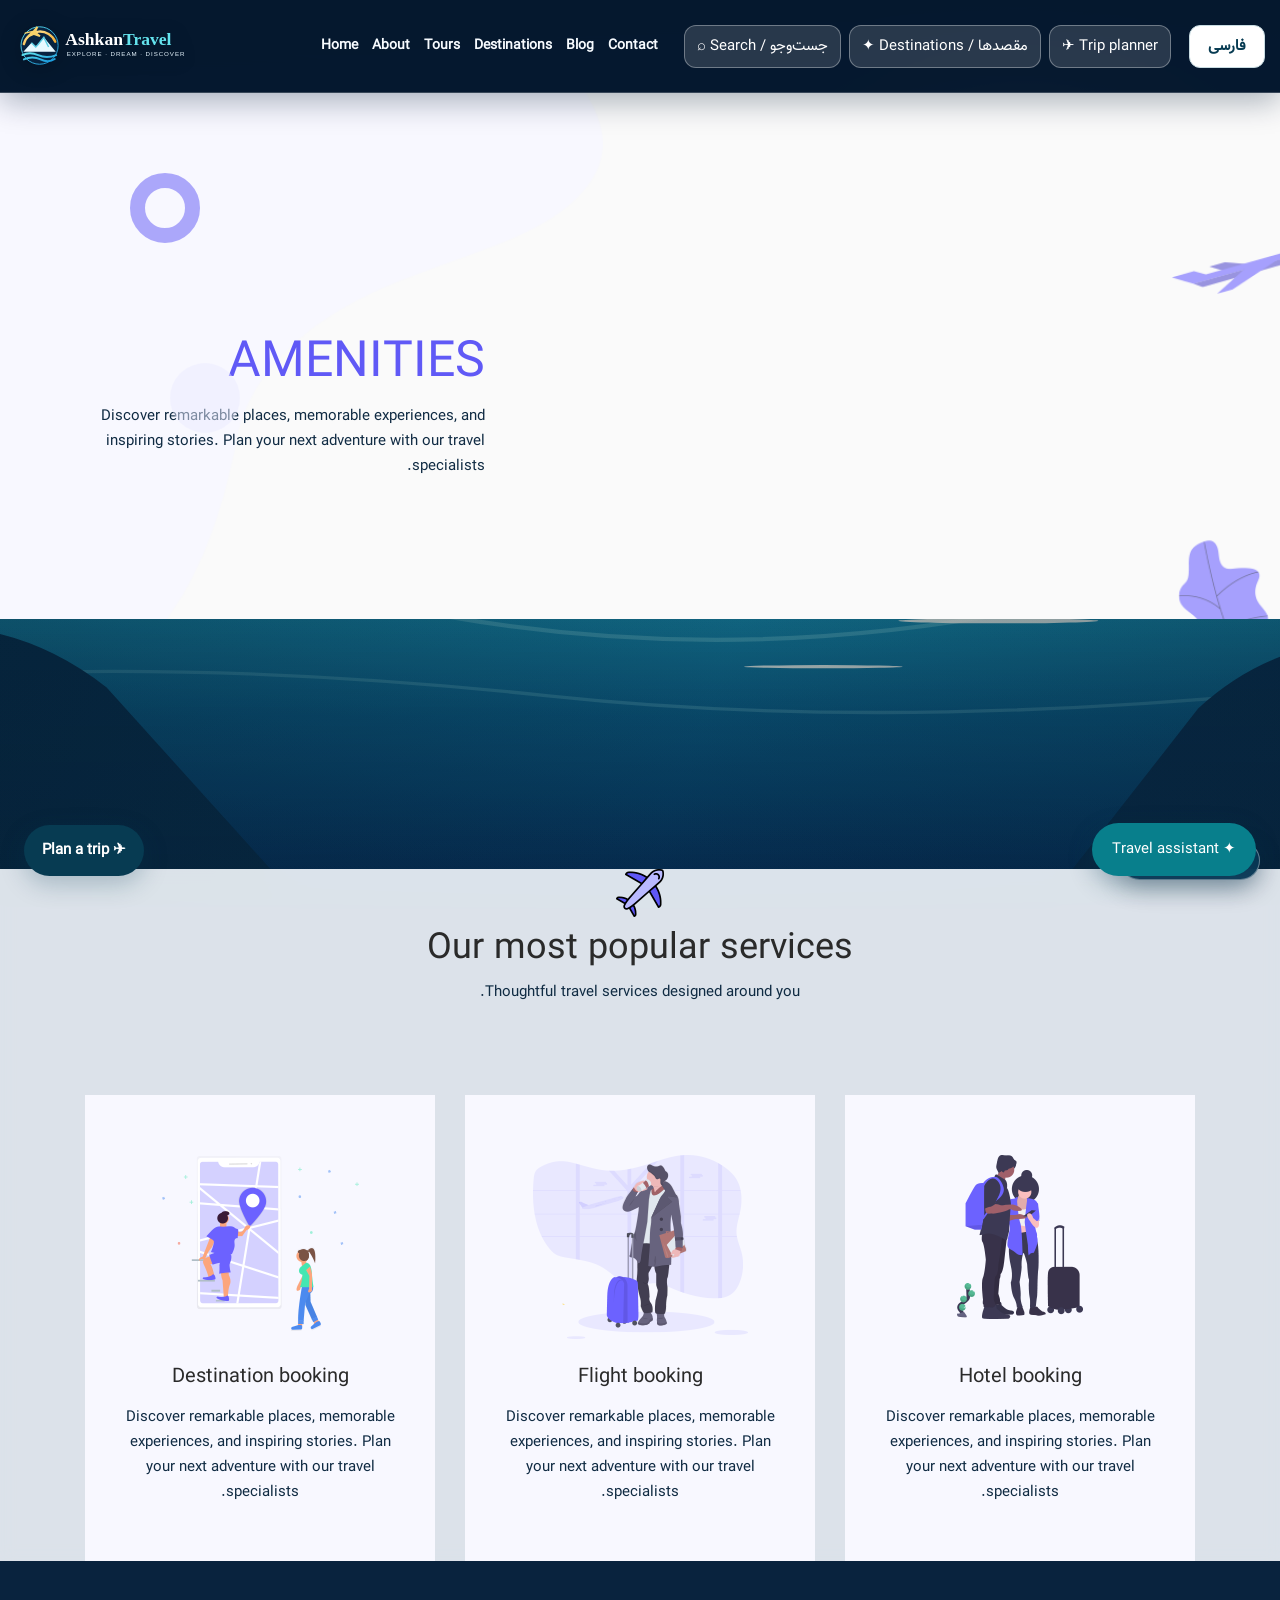
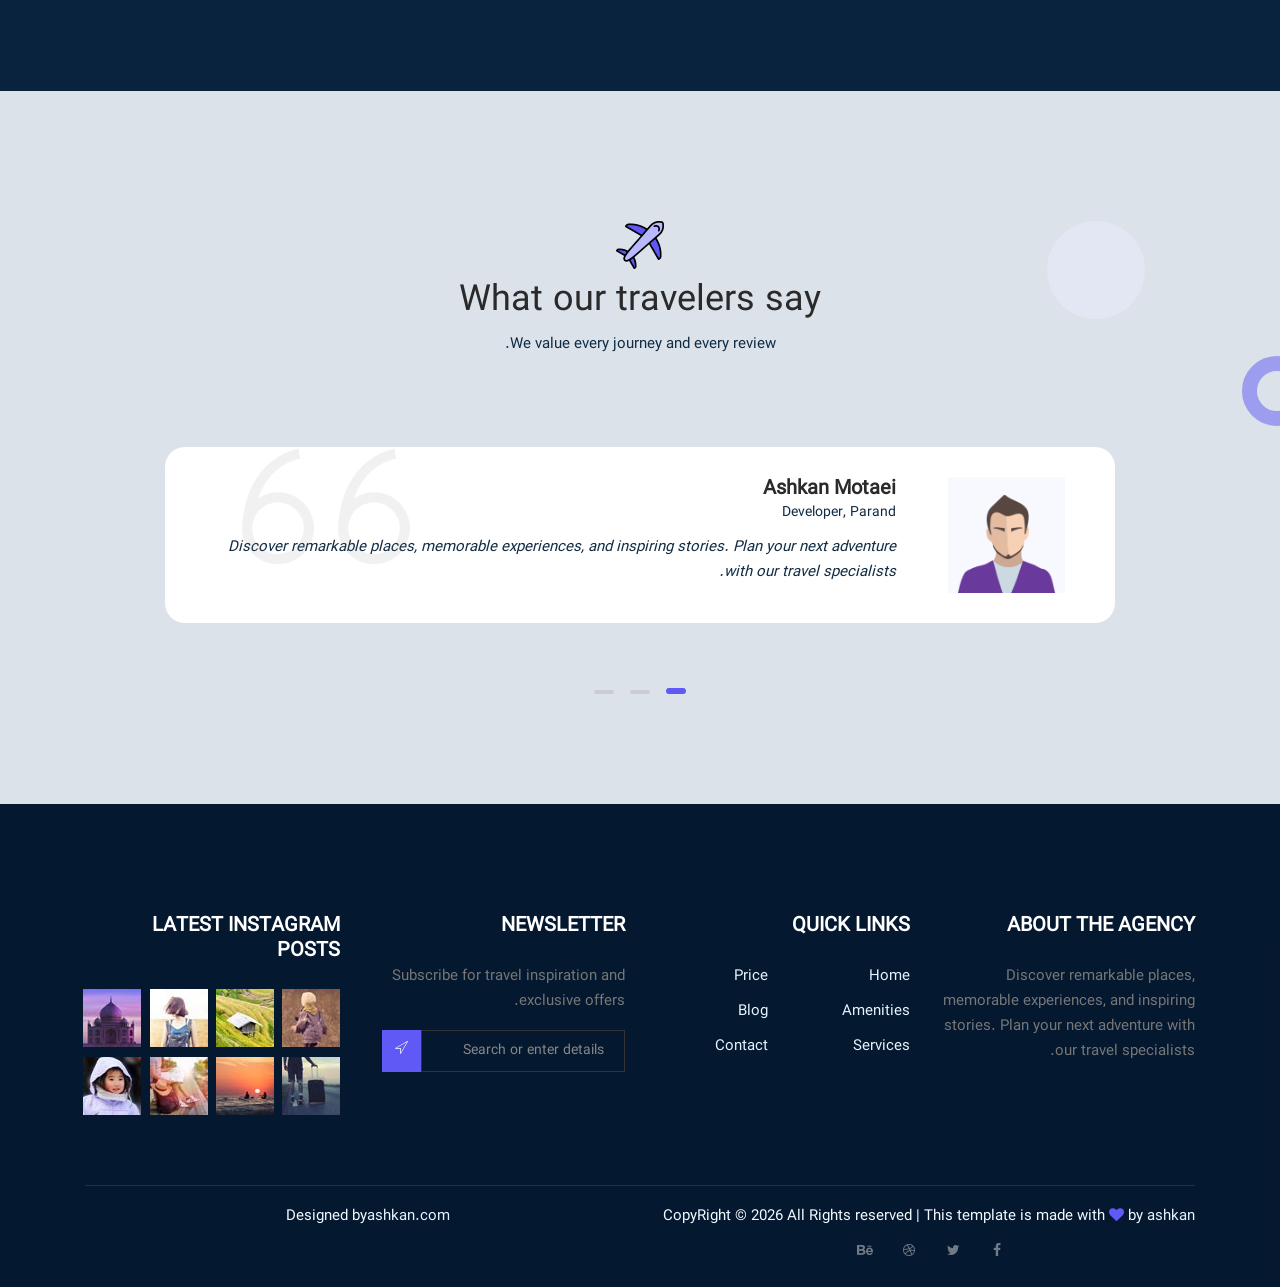
<file: amentities.html>
<!DOCTYPE html>

<html dir="ltr" lang="en">
<head>
<meta charset="utf-8"/>
<meta content="IE=edge" http-equiv="X-UA-Compatible"/>
<meta content="width=device-width, initial-scale=1" name="viewport"/>
<title>Ashkan Travel | Amentities</title>
<link href="css/bootstrap.min.css" rel="stylesheet"/>
<link href="css/font-awesome.min.css" rel="stylesheet"/>
<link href="css/themify-icons.css" rel="stylesheet"/>
<link href="css/linericon.css" rel="stylesheet"/>
<link href="css/owl.theme.default.min.css" rel="stylesheet"/>
<link href="css/owl.carousel.min.css" rel="stylesheet"/>
<link href="css/flaticon.css" rel="stylesheet"/>
<link href="css/nice-select.css" rel="stylesheet"/>
<link href="css/style.css" rel="stylesheet" type="text/css"/>
<meta content="Explore curated destinations, inspiring travel stories, and memorable tours with Ashkan Travel." name="description"/><link href="css/ashkan-enhancements.css" rel="stylesheet"/><link href="css/premium-stage4.css" rel="stylesheet"/>
<link href="css/global-cinematic.css" rel="stylesheet"/><link rel="stylesheet" href="css/stage6-brand.css"/><link rel="stylesheet" href="css/stage7-navigation.css"/><link rel="stylesheet" href="css/stage8-header-fix.css"><link rel="stylesheet" href="css/stage9-header.css"><link rel="stylesheet" href="css/stage10-visual.css"><link rel="stylesheet" href="css/stage11-discovery.css"></head>
<body class="travel-cinematic">
<!--================ Header Menu Area start =================-->
<header class="header_area stage8-header"><div class="main_menu"><nav class="navbar navbar-expand-lg navbar-dark" aria-label="Primary navigation"><div class="container box_1620"><a class="navbar-brand logo_h ashkan-brand" href="index.html" aria-label="Ashkan Travel — Home"><img src="pics/ashkan-travel-logo.svg" alt="Ashkan Travel" width="245" height="58"></a><button class="navbar-toggler" type="button" data-toggle="collapse" data-target="#navbarSupportedContent" aria-controls="navbarSupportedContent" aria-expanded="false" aria-label="Toggle navigation"><span class="navbar-toggler-icon"></span></button><div class="collapse navbar-collapse" id="navbarSupportedContent"><ul class="navbar-nav menu_nav ml-auto"><li class="nav-item"><a class="nav-link" href="index.html" data-i18n-en="Home" data-i18n-fa="خانه">Home</a></li><li class="nav-item"><a class="nav-link" href="about.html" data-i18n-en="About" data-i18n-fa="درباره ما">About</a></li><li class="nav-item"><a class="nav-link" href="package.html" data-i18n-en="Tours" data-i18n-fa="تورها">Tours</a></li><li class="nav-item"><a class="nav-link" href="explore.html" data-i18n-en="Destinations" data-i18n-fa="مقصدها">Destinations</a></li><li class="nav-item"><a class="nav-link" href="blog.html" data-i18n-en="Blog" data-i18n-fa="وبلاگ">Blog</a></li><li class="nav-item"><a class="nav-link" href="contact.html" data-i18n-en="Contact" data-i18n-fa="تماس">Contact</a></li></ul></div></div></nav></div></header>
<!--================Header Menu Area =================-->
<!--================Hero Banner SM Area Start =================-->
<section class="hero-banner-sm magic-ball magic-ball-banner" data-300-top="background-position: 0px -80px" data-anchor-target="#parallax-1" data-top-bottom="background-position: 0 100px" id="parallax-1">
<div class="container">
<div class="hero-banner-sm-content">
<h1><span data-i18n-en="Amenities" data-i18n-fa="امکانات">Amenities</span></h1>
<p><span data-i18n-en="Discover remarkable places, memorable experiences, and inspiring stories. Plan your next adventure with our travel specialists." data-i18n-fa="سفر پر از شرایط متفاوت است. فرض کنید شما با نامزدتان یا کسی که قرار است در کار با آن شریک بشوید به سفر بروید.">Discover remarkable places, memorable experiences, and inspiring stories. Plan your next adventure with our travel specialists.</span></p>
</div>
</div>
</section>
<!--================Hero Banner SM Area End =================-->
<!--================Service Area Start =================-->
<section class="section-margin generic-margin">
<div class="container">
<div class="section-intro text-center pb-90px">
<img alt="" class="section-intro-img" src="pics/home/section-icon.png"/>
<h2><span data-i18n-en="Our most popular services" data-i18n-fa="محبوب ترین سرویس های ما">Our most popular services</span></h2>
<p><span data-i18n-en="Thoughtful travel services designed around you." data-i18n-fa="محبوب ترین سرویس های ما که ما را از دیگران متمایز کرده است">Thoughtful travel services designed around you.</span></p>
</div>
<div class="row">
<div class="col-md-6 col-lg-4 mb-4 mb-lg-0">
<div class="service-card text-center">
<div class="service-card-img">
<img alt="" class="img-fluid" src="pics/home/service1.png"/>
</div>
<div class="service-card-body">
<h3><span data-i18n-en="Hotel booking" data-i18n-fa="رزرو هتل">Hotel booking</span></h3>
<p><span data-i18n-en="Discover remarkable places, memorable experiences, and inspiring stories. Plan your next adventure with our travel specialists." data-i18n-fa="احتمالاً خیلی از ما همین چند سال پیش را به خاطر داریم که هنوز امکان رزرو آنلاین هتل فراهم نبود؛ در آن زمان مجبور بودیم بعد از رسیدن به مقصد هتل‌مان را رزرو کنیم.">Discover remarkable places, memorable experiences, and inspiring stories. Plan your next adventure with our travel specialists.</span></p>
</div>
</div>
</div>
<div class="col-md-6 col-lg-4 mb-4 mb-lg-0">
<div class="service-card text-center">
<div class="service-card-img">
<img alt="" class="img-fluid" src="pics/home/service2.png"/>
</div>
<div class="service-card-body">
<h3><span data-i18n-en="Flight booking" data-i18n-fa="رزرو پرواز">Flight booking</span></h3>
<p><span data-i18n-en="Discover remarkable places, memorable experiences, and inspiring stories. Plan your next adventure with our travel specialists." data-i18n-fa="بزرگترین و معتبرترین سایت خرید اینترنتی بلیط هواپیما، قطار و اتوبوس در کشور است و در این مدت توانسته رضایت درصد قابل توجهی از کاربران را به دست بیاورد.">Discover remarkable places, memorable experiences, and inspiring stories. Plan your next adventure with our travel specialists.</span></p>
</div>
</div>
</div>
<div class="col-md-6 col-lg-4 mb-4 mb-lg-0">
<div class="service-card text-center">
<div class="service-card-img">
<img alt="" class="img-fluid" src="pics/home/service3.png"/>
</div>
<div class="service-card-body">
<h3><span data-i18n-en="Destination booking" data-i18n-fa="رزرو مقصد">Destination booking</span></h3>
<p><span data-i18n-en="Discover remarkable places, memorable experiences, and inspiring stories. Plan your next adventure with our travel specialists." data-i18n-fa="در سال‌های اخیر شتاب زندگی روزمره بالا رفته‌است و به‌تبع آن، ما زمان کمتری برای چیدن مقدمات سفر در اختیار داریم؛ مجبوریم از کمترین زمان‌هایمان بهترین استفاده را ببریم،">Discover remarkable places, memorable experiences, and inspiring stories. Plan your next adventure with our travel specialists.</span></p>
</div>
</div>
</div>
</div>
</div>
</section>
<!--================Service Area End =================-->
<!--================Testimonial section Start =================-->
<section class="bg-gray section-padding magic-ball magic-ball-testimonial pb-xl-5">
<div class="container">
<div class="section-intro text-center pb-90px">
<img alt="" class="section-intro-img" src="pics/home/section-icon.png"/>
<h2><span data-i18n-en="What our travelers say" data-i18n-fa="نظرات مشتریان ما">What our travelers say</span></h2>
<p><span data-i18n-en="We value every journey and every review." data-i18n-fa="برترین مشتری ها از آن ماست . ما قدر دان شما و نظرات ارزشمندتان هستیم">We value every journey and every review.</span></p>
</div>
<div class="owl-carousel owl-theme owl-rtl testimonial pb-xl-5">
<div class="testimonial__item">
<div class="row">
<div class="col-md-3 col-lg-2 align-self-center">
<div class="testimonial__img">
<img alt="" class="card-img rounded-0" src="pics/testimonial/t-slider1.png"/>
</div>
</div>
<div class="col-md-9 col-lg-10">
<div class="testimonial__content mt-3 mt-sm-0">
<h3><span data-i18n-en="Ashkan Motaei" data-i18n-fa="اشکان مطاعی">Ashkan Motaei</span></h3>
<p><span data-i18n-en="Developer, Parand" data-i18n-fa="برنامه نویس ، پرند">Developer, Parand</span></p>
<p class="testimonial__i"><span data-i18n-en="Discover remarkable places, memorable experiences, and inspiring stories. Plan your next adventure with our travel specialists." data-i18n-fa="من عاشق این سایت و تور هایی که میذاره شدم. واقعا کارتون حرف نداره. ادامه بدید و بدونید که من مشتری پر و پا قرص شما هستم...">Discover remarkable places, memorable experiences, and inspiring stories. Plan your next adventure with our travel specialists.</span></p>
<span class="testimonial__icon"><i class="ti-quote-left"></i></span>
</div>
</div>
</div>
</div>
<div class="testimonial__item">
<div class="row">
<div class="col-md-3 col-lg-2 align-self-center">
<div class="testimonial__img">
<img alt="" class="card-img rounded-0" src="pics/testimonial/t-slider1.png"/>
</div>
</div>
<div class="col-md-9 col-lg-10">
<div class="testimonial__content mt-3 mt-sm-0">
<h3><span data-i18n-en="Mehdi Sherafat" data-i18n-fa="مهدی شرافت">Mehdi Sherafat</span></h3>
<p><span data-i18n-en="Tour guide, Hamedan" data-i18n-fa="تورلیدر، همدان">Tour guide, Hamedan</span></p>
<p class="testimonial__i"><span data-i18n-en="Discover remarkable places, memorable experiences, and inspiring stories. Plan your next adventure with our travel specialists." data-i18n-fa="از وقتی با شما آشنا شدم دیگه نگرانی ندارم که چطور می تونم کسافرهامو به جاهایی ببرم که حسابی لذت ببرن و سفر براشون بی نهایت اکتشافی بشه...">Discover remarkable places, memorable experiences, and inspiring stories. Plan your next adventure with our travel specialists.</span></p>
<span class="testimonial__icon"><i class="ti-quote-left"></i></span>
</div>
</div>
</div>
</div>
<div class="testimonial__item">
<div class="row">
<div class="col-md-3 col-lg-2 align-self-center">
<div class="testimonial__img">
<img alt="" class="card-img rounded-0" src="pics/testimonial/t-slider1.png"/>
</div>
</div>
<div class="col-md-9 col-lg-10">
<div class="testimonial__content mt-3 mt-sm-0">
<h3><span data-i18n-en="Ebrahim Saei" data-i18n-fa="ابراهیم ساعی">Ebrahim Saei</span></h3>
<p><span data-i18n-en="Travel agency manager" data-i18n-fa="مدیر شرکت گردشگری همدان">Travel agency manager</span></p>
<p class="testimonial__i"><span data-i18n-en="Discover remarkable places, memorable experiences, and inspiring stories. Plan your next adventure with our travel specialists." data-i18n-fa="من عاشق این سایت و تور هایی که میذاره شدم. واقعا کارتون حرف نداره. ادامه بدید و بدونید که من مشتری پر و پا قرص شما هستم...">Discover remarkable places, memorable experiences, and inspiring stories. Plan your next adventure with our travel specialists.</span></p>
<span class="testimonial__icon"><i class="ti-quote-left"></i></span>
</div>
</div>
</div>
</div>
</div>
</div>
</section>
<!--================Testimonial section End =================-->
<!-- ================ start footer Area ================= -->
<footer class="footer-area">
<div class="container">
<div class="row">
<div class="col-lg-3 col-md-6 col-sm-6">
<div class="single-footer-widget">
<h6><span data-i18n-en="About the agency" data-i18n-fa="در مورد آژانس">About the agency</span></h6>
<p><span data-i18n-en="Discover remarkable places, memorable experiences, and inspiring stories. Plan your next adventure with our travel specialists." data-i18n-fa="سفر پر از شرایط متفاوت و غیرقابل پیش بینی است. فرض کنید شما با نامزدتان یا کسی که قرار است در کار با آن شریک بشوید به سفر بروید. در حین سفر می‌توانید اخلاقیات طرف مقابل را بفهمید.">Discover remarkable places, memorable experiences, and inspiring stories. Plan your next adventure with our travel specialists.</span></p>
</div>
</div>
<div class="col-lg-3 col-md-6 col-sm-6">
<div class="single-footer-widget">
<h6><span data-i18n-en="Quick links" data-i18n-fa="دسترسی سریع">Quick links</span></h6>
<div class="row">
<div class="col">
<ul>
<li><a href="#"><span data-i18n-en="Home" data-i18n-fa="صفحه نخست">Home</span></a></li>
<li><a href="#"><span data-i18n-en="Amenities" data-i18n-fa="امکانات">Amenities</span></a></li>
<li><a href="#"><span data-i18n-en="Services" data-i18n-fa="سرویس ها">Services</span></a></li>
</ul>
</div>
<div class="col">
<ul>
<li><a href="#"><span data-i18n-en="Price" data-i18n-fa="قیمت">Price</span></a></li>
<li><a href="#"><span data-i18n-en="Blog" data-i18n-fa="بلاگ">Blog</span></a></li>
<li><a href="#"><span data-i18n-en="Contact" data-i18n-fa="تماس با ما">Contact</span></a></li>
</ul>
</div>
</div>
</div>
</div>
<div class="col-lg-3 col-md-6 col-sm-6">
<div class="single-footer-widget">
<h6><span data-i18n-en="Newsletter" data-i18n-fa="خبرنامه">Newsletter</span></h6>
<p><span data-i18n-en="Subscribe for travel inspiration and exclusive offers." data-i18n-fa="در خبرنامه ثبت نام کنید تا از آخرین اخبار و تخفیف های ما با خبر شوید">Subscribe for travel inspiration and exclusive offers.</span></p>
<div id="mc_embed_signup">
<form action="" class="subscription relative" method="get" target="_blank">
<div class="input-group d-flex flex-row">
<input data-placeholder-en="Search or enter details" data-placeholder-fa="ایمیل" name="EMAIL" onblur="this.placeholder = 'ایمیل '" onfocus="this.placeholder = ''" placeholder="Search or enter details" required="" type="email"/>
<button class="btn bb-btn"><span class="lnr lnr-location"></span></button>
</div>
<div class="mt-10 info"></div>
</form>
</div>
</div>
</div>
<div class="col-lg-3 col-md-6 col-sm-6">
<div class="single-footer-widget mail-chimp">
<h6 class="mb-20"><span data-i18n-en="Latest Instagram posts" data-i18n-fa="اخرین پست اینستا">Latest Instagram posts</span></h6>
<ul class="instafeed d-flex flex-wrap">
<li><img alt="" src="pics/instagram/i1.jpg"/></li>
<li><img alt="" src="pics/instagram/i2.jpg"/></li>
<li><img alt="" src="pics/instagram/i3.jpg"/></li>
<li><img alt="" src="pics/instagram/i4.jpg"/></li>
<li><img alt="" src="pics/instagram/i5.jpg"/></li>
<li><img alt="" src="pics/instagram/i6.jpg"/></li>
<li><img alt="" src="pics/instagram/i7.jpg"/></li>
<li><img alt="" src="pics/instagram/i8.jpg"/></li>
</ul>
</div>
</div>
</div>
<div class="footer-bottom">
<div class="row align-items-center">
<p class="col-lg-8 col-sm-12 footer-text m-0 text-center text-lg-right"><!-- Link back to ashkan can't be removed. Template is licensed under CC BY 3.0. -->
					CopyRight © <script>document.write(new Date().getFullYear());</script> All Rights reserved | This template is made with <i aria-hidden="true" class="fa fa-heart"></i> by <a href="https://ashkan.com" target="_blank">ashkan</a>
<div><span data-i18n-en="Designed by" data-i18n-fa="فارسی و راست چین شده توسط">Designed by</span><a href="https://www.ashkan.com" target="_blank">ashkan.com</a></div>
<!-- Link back to ashkan can't be removed. Template is licensed under CC BY 3.0. -->
</p>
<div class="col-lg-4 col-sm-12 footer-social text-center text-lg-left">
<a href="#"><i class="fa fa-facebook-f"></i></a>
<a href="#"><i class="fa fa-twitter"></i></a>
<a href="#"><i class="fa fa-dribbble"></i></a>
<a href="#"><i class="fa fa-behance"></i></a>
</div>
</div>
</div>
</div>
</footer>
<!-- ================ End footer Area ================= -->
<script src="js/jquery-3.1.1.min.js"></script>
<script src="js/bootstrap.bundle.min.js"></script>
<script src="js/owl.carousel.min.js"></script>
<script src="js/jquery.nice-select.min.js"></script>
<script src="js/jquery.ajaxchimp.min.js"></script>
<script src="js/skrollr.min.js"></script>
<script src="js/main.js"></script>
<script defer="True" src="js/ashkan-enhancements.js"></script><a class="ashkan-planner-link" data-i18n-en="✈ Plan a trip" data-i18n-fa="✈ برنامه سفر" href="planner.html">✈ Plan a trip</a><script defer src="js/stage7-navigation.js"></script><a href="profile.html" class="stage15-profile-link" data-en="Travel preferences" data-fa="ترجیحات سفر" aria-label="Travel preferences">⚙ <span>Preferences</span></a><link rel="stylesheet" href="css/stage15-link.css"><script defer src="js/stage15-link.js"></script></body><!-- This template has been downloaded from ashkan.com -->
</html>
</file>
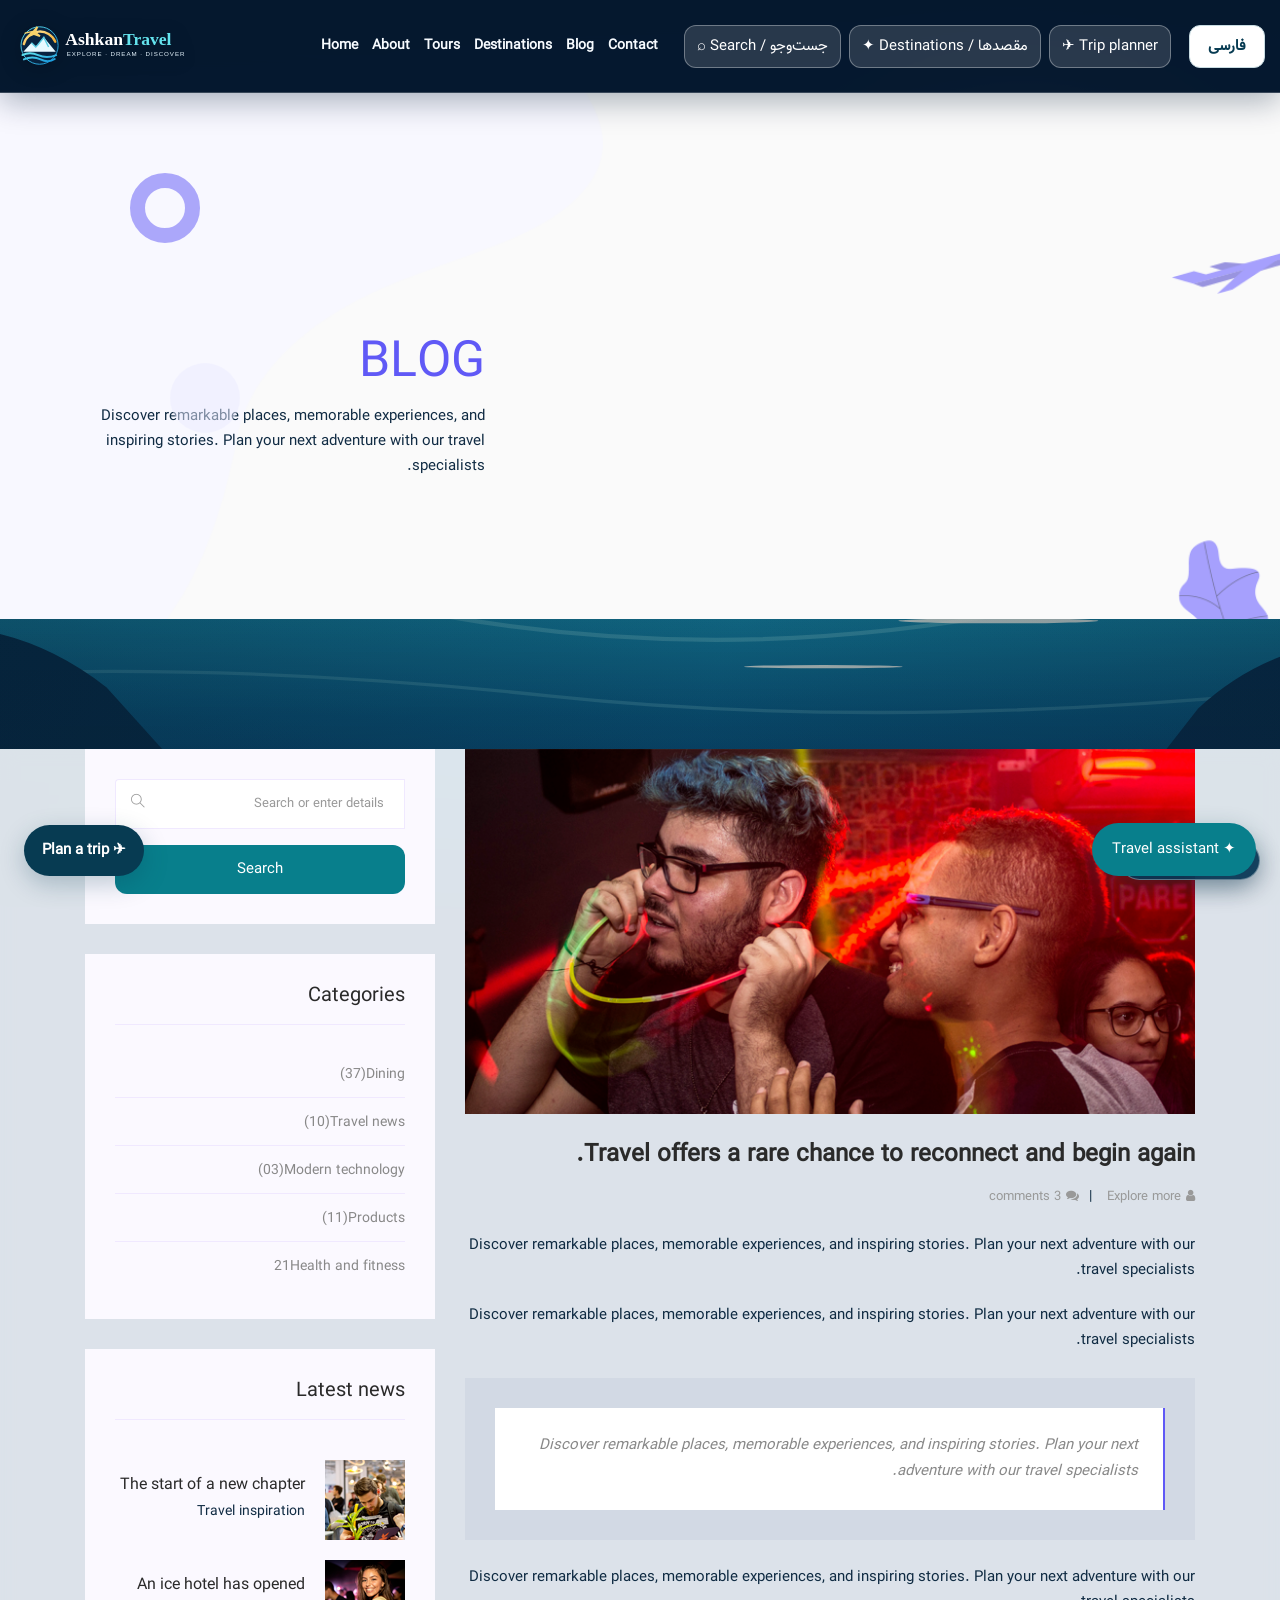
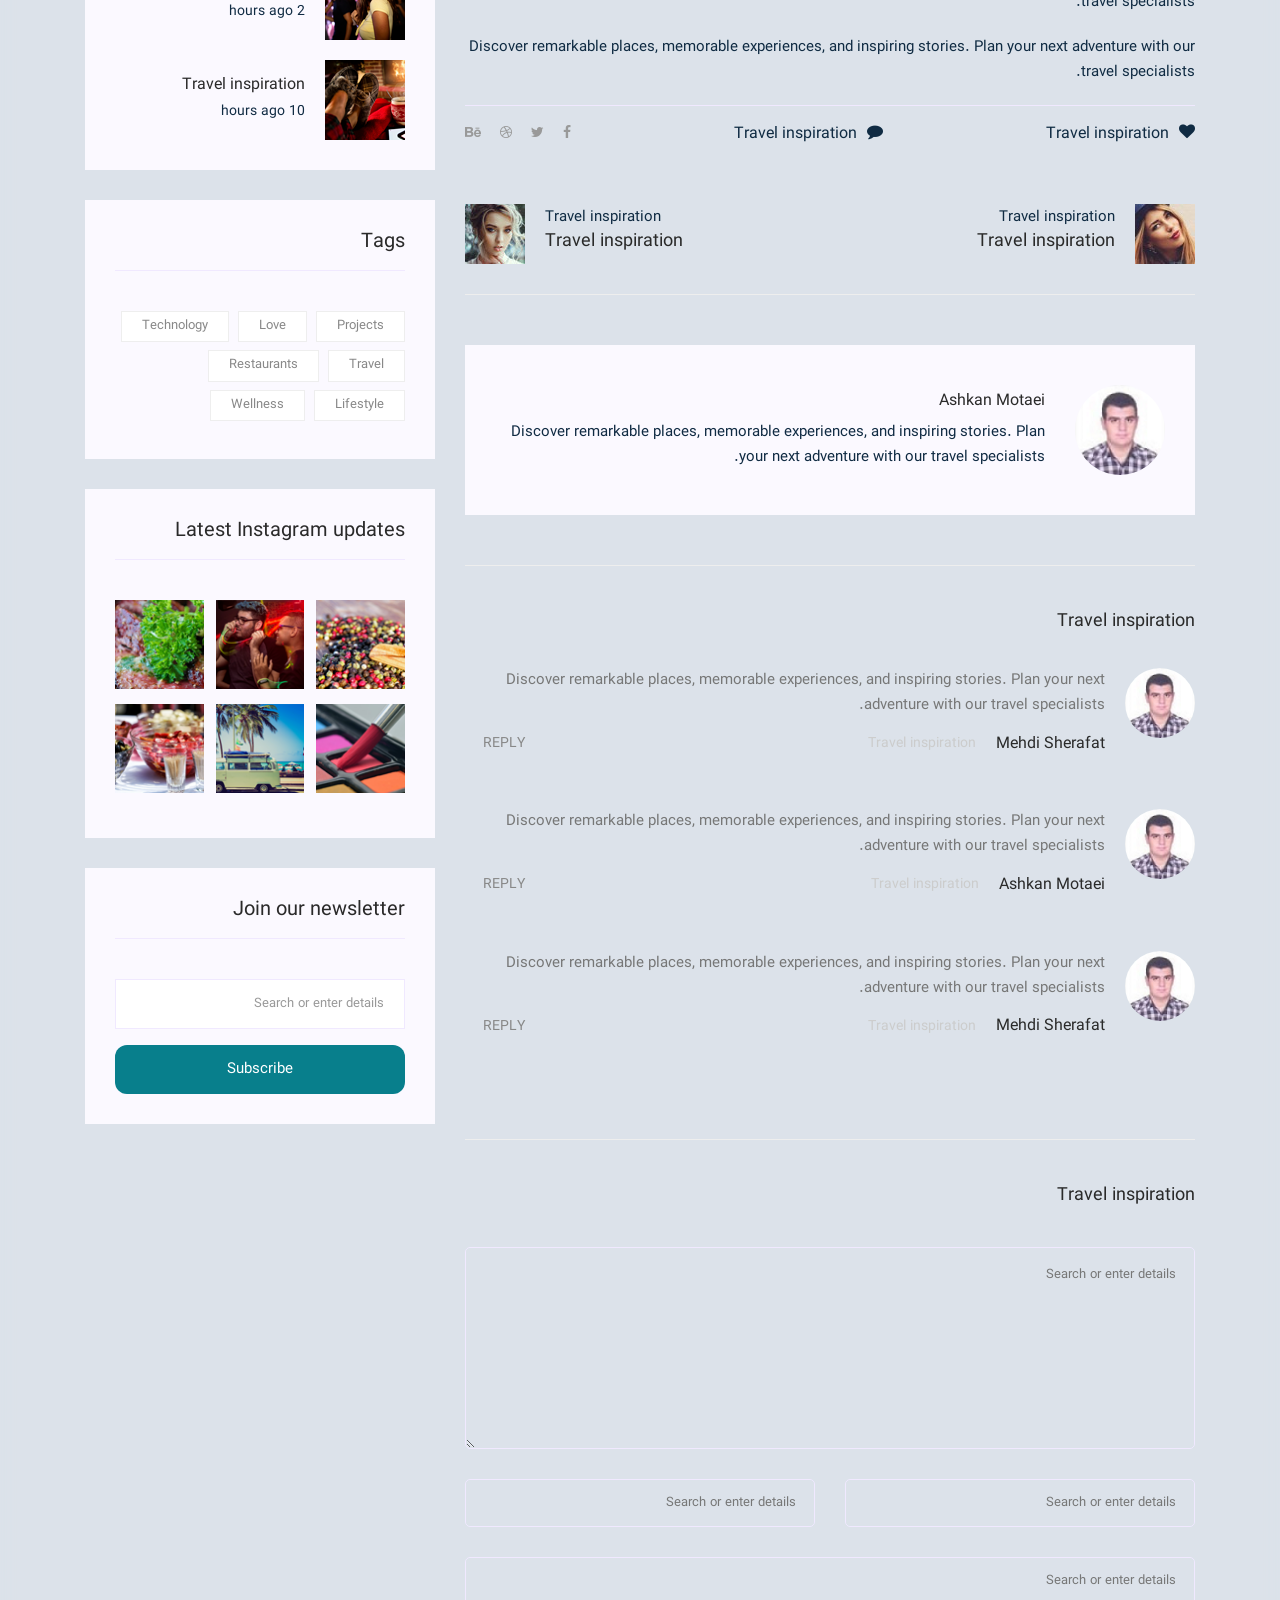
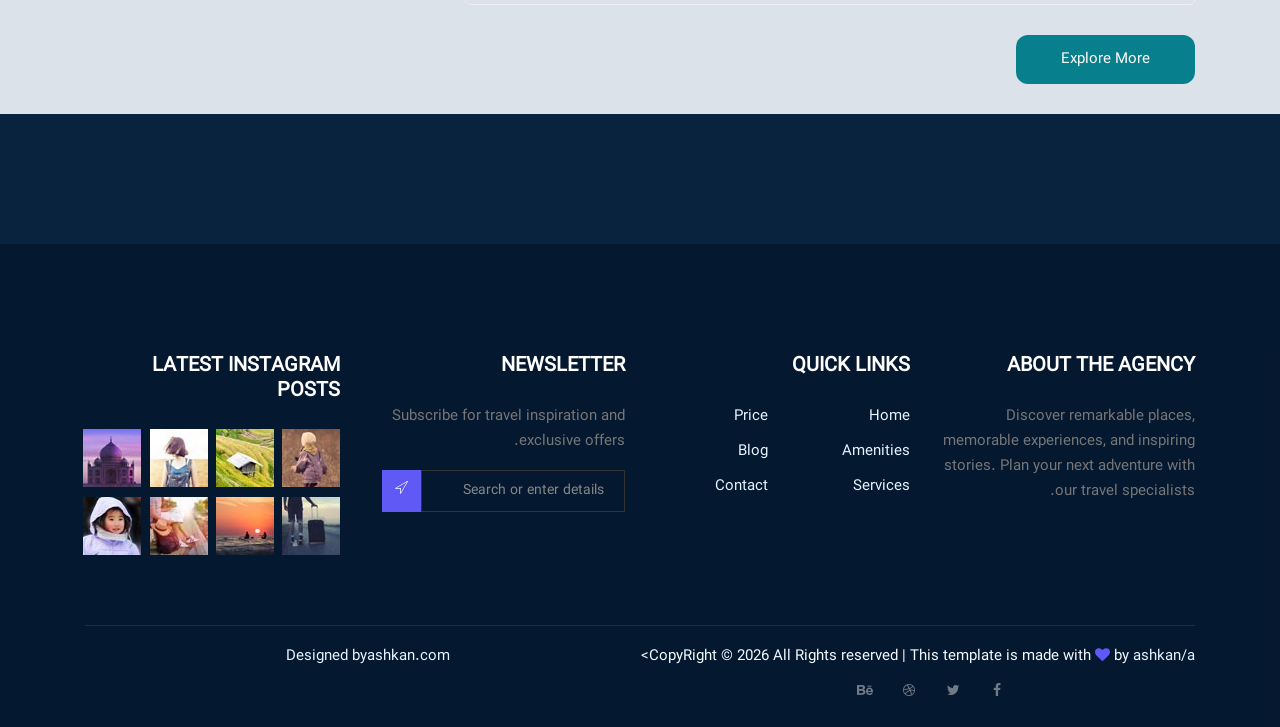
<file: blog-details.html>
<!DOCTYPE html>

<html dir="ltr" lang="en">
<head>
<meta charset="utf-8"/>
<meta content="IE=edge" http-equiv="X-UA-Compatible"/>
<meta content="width=device-width, initial-scale=1" name="viewport"/>
<title>Ashkan Travel | Blog Details</title>
<link href="css/bootstrap.min.css" rel="stylesheet"/>
<link href="css/font-awesome.min.css" rel="stylesheet"/>
<link href="css/themify-icons.css" rel="stylesheet"/>
<link href="css/linericon.css" rel="stylesheet"/>
<link href="css/owl.theme.default.min.css" rel="stylesheet"/>
<link href="css/owl.carousel.min.css" rel="stylesheet"/>
<link href="css/flaticon.css" rel="stylesheet"/>
<link href="css/nice-select.css" rel="stylesheet"/>
<link href="css/style.css" rel="stylesheet" type="text/css"/>
<meta content="Explore curated destinations, inspiring travel stories, and memorable tours with Ashkan Travel." name="description"/><link href="css/ashkan-enhancements.css" rel="stylesheet"/><link href="css/premium-stage4.css" rel="stylesheet"/>
<link href="css/global-cinematic.css" rel="stylesheet"/><link rel="stylesheet" href="css/stage6-brand.css"/><link rel="stylesheet" href="css/stage7-navigation.css"/><link rel="stylesheet" href="css/stage8-header-fix.css"><link rel="stylesheet" href="css/stage9-header.css"><link rel="stylesheet" href="css/stage10-visual.css"><link rel="stylesheet" href="css/stage11-discovery.css"></head>
<body class="travel-cinematic">
<!--================ Header Menu Area start =================-->
<header class="header_area stage8-header"><div class="main_menu"><nav class="navbar navbar-expand-lg navbar-dark" aria-label="Primary navigation"><div class="container box_1620"><a class="navbar-brand logo_h ashkan-brand" href="index.html" aria-label="Ashkan Travel — Home"><img src="pics/ashkan-travel-logo.svg" alt="Ashkan Travel" width="245" height="58"></a><button class="navbar-toggler" type="button" data-toggle="collapse" data-target="#navbarSupportedContent" aria-controls="navbarSupportedContent" aria-expanded="false" aria-label="Toggle navigation"><span class="navbar-toggler-icon"></span></button><div class="collapse navbar-collapse" id="navbarSupportedContent"><ul class="navbar-nav menu_nav ml-auto"><li class="nav-item"><a class="nav-link" href="index.html" data-i18n-en="Home" data-i18n-fa="خانه">Home</a></li><li class="nav-item"><a class="nav-link" href="about.html" data-i18n-en="About" data-i18n-fa="درباره ما">About</a></li><li class="nav-item"><a class="nav-link" href="package.html" data-i18n-en="Tours" data-i18n-fa="تورها">Tours</a></li><li class="nav-item"><a class="nav-link" href="explore.html" data-i18n-en="Destinations" data-i18n-fa="مقصدها">Destinations</a></li><li class="nav-item"><a class="nav-link" href="blog.html" data-i18n-en="Blog" data-i18n-fa="وبلاگ">Blog</a></li><li class="nav-item"><a class="nav-link" href="contact.html" data-i18n-en="Contact" data-i18n-fa="تماس">Contact</a></li></ul></div></div></nav></div></header>
<!--================Header Menu Area =================-->
<!--================Hero Banner SM Area Start =================-->
<section class="hero-banner-sm magic-ball magic-ball-banner" data-300-top="background-position: 0px -80px" data-anchor-target="#parallax-1" data-top-bottom="background-position: 0 100px" id="parallax-1">
<div class="container">
<div class="hero-banner-sm-content">
<h1><span data-i18n-en="Blog" data-i18n-fa="بلاگ">Blog</span></h1>
<p><span data-i18n-en="Discover remarkable places, memorable experiences, and inspiring stories. Plan your next adventure with our travel specialists." data-i18n-fa="همواره همراه مطالب ما باشید تا همیشه به روز و آپدیت بمانید و از اطلاعات خوبی که در اختیار شما میگذاری لذت ببرید.">Discover remarkable places, memorable experiences, and inspiring stories. Plan your next adventure with our travel specialists.</span></p>
</div>
</div>
</section>
<!--================Hero Banner SM Area End =================-->
<!--================Blog Area =================-->
<section class="blog_area single-post-area section-margin">
<div class="container">
<div class="row">
<div class="col-lg-8 posts-list">
<div class="single-post">
<div class="feature-img">
<img alt="" class="img-fluid" src="pics/blog/main-blog/m-blog-1.jpg"/>
</div>
<div class="blog_details">
<h2><span data-i18n-en="Travel offers a rare chance to reconnect and begin again." data-i18n-fa="سفر به شما یک فرصت نادر برای تنهایی و شروع دوباره می‌دهد">Travel offers a rare chance to reconnect and begin again.</span></h2>
<ul class="blog-info-link mt-3 mb-4">
<li><a href="#"><i class="fa fa-user"></i><span data-i18n-en="Explore more" data-i18n-fa="سفر، سبک زندگی">Explore more</span></a></li>
<li><a href="#"><i class="fa fa-comments"></i><span data-i18n-en="3 comments" data-i18n-fa="سه نظر">3 comments</span></a></li>
</ul>
<p class="excert"><span data-i18n-en="Discover remarkable places, memorable experiences, and inspiring stories. Plan your next adventure with our travel specialists." data-i18n-fa="شما در شرایط عادی همیشه در دانشگاه، محل کار و... هستید. عملا در دنیای امروز شما امکان تنها بودن یا ندارید. منظورم از تنهایی اینه که برای مدتی بتونید با خودتون خلوت کنید و زندگیتون را هرس کنید.">Discover remarkable places, memorable experiences, and inspiring stories. Plan your next adventure with our travel specialists.</span></p>
<p><span data-i18n-en="Discover remarkable places, memorable experiences, and inspiring stories. Plan your next adventure with our travel specialists." data-i18n-fa="همه ما یادمون رفته دوران بدون تلفن همراه، لپ تاپ و اینترنت چطور بود. شما در سفر به صورت اتوماتیک دسترسیتون به تکنولوژی و اینترنت کم میشه.">Discover remarkable places, memorable experiences, and inspiring stories. Plan your next adventure with our travel specialists.</span></p>
<div class="quote-wrapper">
<div class="quotes"><span data-i18n-en="Discover remarkable places, memorable experiences, and inspiring stories. Plan your next adventure with our travel specialists." data-i18n-fa="اگر همیشه به فکر اتفاق بعدی باشید و انتظار آن را بکشید اصلا سفر خوبی نخواهید داشت. سفر به شما یاد می‌دهد که باید در لحظه زندگی کنید و از زمانی که در حال حاضر دارید بهترین استفاده را کنید.">Discover remarkable places, memorable experiences, and inspiring stories. Plan your next adventure with our travel specialists.</span></div>
</div>
<p><span data-i18n-en="Discover remarkable places, memorable experiences, and inspiring stories. Plan your next adventure with our travel specialists." data-i18n-fa="شما می‌تونید مطلب و کتاب‌های زیادی در مورد تخت جمشید، پاسارگاد، روم باستان و ... بخونید. حتی در مورد نمونه‌های خارجی فیلم هم ببینید اما مطمئن باشید وقتی برای اولین بار آنجا را ببینید تازه متوجه آنچه که قبلا خوانده یا شنیده‌اید می‌شوید.">Discover remarkable places, memorable experiences, and inspiring stories. Plan your next adventure with our travel specialists.</span></p>
<p><span data-i18n-en="Discover remarkable places, memorable experiences, and inspiring stories. Plan your next adventure with our travel specialists." data-i18n-fa="به فکر اتفاق بعدی باشید و انتظار آن را بکشید اصلا سفر خوبی نخواهید داشت. سفر به شما یاد می‌دهد که باید در لحظه زندگی کنید و از زمانی که در حال حاضر دارید بهترین استفاده را کنید.">Discover remarkable places, memorable experiences, and inspiring stories. Plan your next adventure with our travel specialists.</span></p>
</div>
</div>
<div class="navigation-top">
<div class="d-sm-flex justify-content-between text-center">
<p class="like-info"><span class="align-middle"><i class="fa fa-heart"></i></span><span data-i18n-en="Travel inspiration" data-i18n-fa="اشکان و 3 نفر دیگر این پست را دوست داشته اند">Travel inspiration</span></p>
<div class="col-sm-4 text-center my-2 my-sm-0">
<p class="comment-count"><span class="align-middle"><i class="fa fa-comment"></i></span><span data-i18n-en="Travel inspiration" data-i18n-fa="6 نظر">Travel inspiration</span></p>
</div>
<ul class="social-icons">
<li><a href="#"><i class="fa fa-facebook-f"></i></a></li>
<li><a href="#"><i class="fa fa-twitter"></i></a></li>
<li><a href="#"><i class="fa fa-dribbble"></i></a></li>
<li><a href="#"><i class="fa fa-behance"></i></a></li>
</ul>
</div>
<div class="navigation-area">
<div class="row">
<div class="col-lg-6 col-md-6 col-12 nav-right flex-row d-flex justify-content-start align-items-center">
<div class="thumb">
<a href="#">
<img alt="" class="img-fluid" src="pics/blog/prev.jpg"/>
</a>
</div>
<div class="arrow">
<a href="#">
<span class="lnr text-white lnr-arrow-right"></span>
</a>
</div>
<div class="detials">
<p><span data-i18n-en="Travel inspiration" data-i18n-fa="پست قبلی">Travel inspiration</span></p>
<a href="#">
<h4><span data-i18n-en="Travel inspiration" data-i18n-fa="ارسال فضاپیما به مریخ">Travel inspiration</span></h4>
</a>
</div>
</div>
<div class="col-lg-6 col-md-6 col-12 nav-left flex-row d-flex justify-content-end align-items-center">
<div class="detials">
<p><span data-i18n-en="Travel inspiration" data-i18n-fa="پست بعدی">Travel inspiration</span></p>
<a href="#">
<h4><span data-i18n-en="Travel inspiration" data-i18n-fa="تکنولوژی 101">Travel inspiration</span></h4>
</a>
</div>
<div class="arrow">
<a href="#">
<span class="lnr text-white lnr-arrow-left"></span>
</a>
</div>
<div class="thumb">
<a href="#">
<img alt="" class="img-fluid" src="pics/blog/next.jpg"/>
</a>
</div>
</div>
</div>
</div>
</div>
<div class="blog-author">
<div class="media align-items-center">
<img alt="" src="pics/blog/author.png"/>
<div class="media-body">
<a href="#">
<h4><span data-i18n-en="Ashkan Motaei" data-i18n-fa="اشکان مطاعی">Ashkan Motaei</span></h4>
</a>
<p><span data-i18n-en="Discover remarkable places, memorable experiences, and inspiring stories. Plan your next adventure with our travel specialists." data-i18n-fa="شما می‌تونید مطلب و کتاب‌های زیادی در مورد تخت جمشید، پاسارگاد، روم باستان و ... بخونید. حتی در مورد نمونه‌های خارجی فیلم هم ببینید اما مطمئن باشید وقتی برای اولین بار آنجا را ببینید تازه متوجه آنچه که قبلا خوانده یا شنیده‌اید می‌شوید.">Discover remarkable places, memorable experiences, and inspiring stories. Plan your next adventure with our travel specialists.</span></p>
</div>
</div>
</div>
<div class="comments-area">
<h4><span data-i18n-en="Travel inspiration" data-i18n-fa="3 نظر دیگر">Travel inspiration</span></h4>
<div class="comment-list">
<div class="single-comment justify-content-between d-flex">
<div class="user justify-content-between d-flex">
<div class="thumb">
<img alt="" src="pics/blog/c1.png"/>
</div>
<div class="desc">
<p class="comment"><span data-i18n-en="Discover remarkable places, memorable experiences, and inspiring stories. Plan your next adventure with our travel specialists." data-i18n-fa="سافرت به شما امکان می‌دهد که برای مدتی از دوستانی که همیشه در کنارشون بودید دور باشید. این جدایی به شما کمک میکنه">Discover remarkable places, memorable experiences, and inspiring stories. Plan your next adventure with our travel specialists.</span></p>
<div class="d-flex justify-content-between">
<div class="d-flex align-items-center">
<h5>
<a href="#"><span data-i18n-en="Mehdi Sherafat" data-i18n-fa="مهدی شرافت">Mehdi Sherafat</span></a>
</h5>
<p class="date"><span data-i18n-en="Travel inspiration" data-i18n-fa="ساعت 2 ظهر 20 بهمن 1400">Travel inspiration</span></p>
</div>
<div class="reply-btn">
<a class="btn-reply text-uppercase" href="#"><span data-i18n-en="Reply" data-i18n-fa="پاسخ">Reply</span></a>
</div>
</div>
</div>
</div>
</div>
</div>
<div class="comment-list">
<div class="single-comment justify-content-between d-flex">
<div class="user justify-content-between d-flex">
<div class="thumb">
<img alt="" src="pics/blog/c2.png"/>
</div>
<div class="desc">
<p class="comment"><span data-i18n-en="Discover remarkable places, memorable experiences, and inspiring stories. Plan your next adventure with our travel specialists." data-i18n-fa="وقتی از سفر برگشتید دوست دارید که باز هم ارتباطتان را با دوستانتون ادامه بدید یا در زمان دور بودن فهمیدید که رابطتون با اونها واقعا توخالی بوده.">Discover remarkable places, memorable experiences, and inspiring stories. Plan your next adventure with our travel specialists.</span></p>
<div class="d-flex justify-content-between">
<div class="d-flex align-items-center">
<h5>
<a href="#"><span data-i18n-en="Ashkan Motaei" data-i18n-fa="اشکان مطاعی">Ashkan Motaei</span></a>
</h5>
<p class="date"><span data-i18n-en="Travel inspiration" data-i18n-fa="ساعت 2 ظهر 20 بهمن 1400">Travel inspiration</span></p>
</div>
<div class="reply-btn">
<a class="btn-reply text-uppercase" href="#"><span data-i18n-en="Reply" data-i18n-fa="پاسخ">Reply</span></a>
</div>
</div>
</div>
</div>
</div>
</div>
<div class="comment-list">
<div class="single-comment justify-content-between d-flex">
<div class="user justify-content-between d-flex">
<div class="thumb">
<img alt="" src="pics/blog/c3.png"/>
</div>
<div class="desc">
<p class="comment"><span data-i18n-en="Discover remarkable places, memorable experiences, and inspiring stories. Plan your next adventure with our travel specialists." data-i18n-fa="بزرگترین و معتبرترین سایت خرید اینترنتی بلیط هواپیما، قطار و اتوبوس در کشور است و در این مدت توانسته رضایت درصد قابل توجهی از کاربران را به دست بیاورد.">Discover remarkable places, memorable experiences, and inspiring stories. Plan your next adventure with our travel specialists.</span></p>
<div class="d-flex justify-content-between">
<div class="d-flex align-items-center">
<h5>
<a href="#"><span data-i18n-en="Mehdi Sherafat" data-i18n-fa="مهدی شرافت">Mehdi Sherafat</span></a>
</h5>
<p class="date"><span data-i18n-en="Travel inspiration" data-i18n-fa="ساعت 2 ظهر 20 بهمن 1400">Travel inspiration</span></p>
</div>
<div class="reply-btn">
<a class="btn-reply text-uppercase" href="#"><span data-i18n-en="Reply" data-i18n-fa="پاسخ">Reply</span></a>
</div>
</div>
</div>
</div>
</div>
</div>
</div>
<div class="comment-form">
<h4><span data-i18n-en="Travel inspiration" data-i18n-fa="نظر بگذارید">Travel inspiration</span></h4>
<form action="#" class="form-contact comment_form" id="commentForm">
<div class="row">
<div class="col-12">
<div class="form-group">
<textarea class="form-control w-100" cols="30" data-placeholder-en="Search or enter details" data-placeholder-fa="متن پیام ..." id="comment" name="comment" placeholder="Search or enter details" rows="9"></textarea>
</div>
</div>
<div class="col-sm-6">
<div class="form-group">
<input class="form-control" data-placeholder-en="Search or enter details" data-placeholder-fa="نام" id="name" name="name" placeholder="Search or enter details" type="text"/>
</div>
</div>
<div class="col-sm-6">
<div class="form-group">
<input class="form-control" data-placeholder-en="Search or enter details" data-placeholder-fa="ایمیل" id="email" name="email" placeholder="Search or enter details" type="email"/>
</div>
</div>
<div class="col-12">
<div class="form-group">
<input class="form-control" data-placeholder-en="Search or enter details" data-placeholder-fa="سایت" id="website" name="website" placeholder="Search or enter details" type="text"/>
</div>
</div>
</div>
<div class="form-group">
<button class="button button-contactForm" type="submit"><span data-i18n-en="Explore more" data-i18n-fa="ارسال">Explore more</span></button>
</div>
</form>
</div>
</div>
<div class="col-lg-4">
<div class="blog_left_sidebar">
<aside class="single_sidebar_widget search_widget">
<form action="#">
<div class="form-group">
<div class="input-group mb-3">
<input class="form-control" data-placeholder-en="Search or enter details" data-placeholder-fa="جستجوی کلمه" placeholder="Search or enter details" type="text"/>
<div class="input-group-append">
<button class="btn" type="button"><i class="ti-search"></i></button>
</div>
</div>
</div>
<button class="button rounded-0 primary-bg text-white w-100" type="submit"><span data-i18n-en="Search" data-i18n-fa="جستجو">Search</span></button>
</form>
</aside>
<aside class="single_sidebar_widget post_category_widget">
<h4 class="widget_title"><span data-i18n-en="Categories" data-i18n-fa="دسته بندی">Categories</span></h4>
<ul class="list cat-list">
<li>
<a class="d-flex" href="#">
<p><span data-i18n-en="Dining" data-i18n-fa="غذای رستوران">Dining</span></p>
<p>(37)</p>
</a>
</li>
<li>
<a class="d-flex" href="#">
<p><span data-i18n-en="Travel news" data-i18n-fa="اخبار گردشگری">Travel news</span></p>
<p>(10)</p>
</a>
</li>
<li>
<a class="d-flex" href="#">
<p><span data-i18n-en="Modern technology" data-i18n-fa="تکنولوژی مدرن">Modern technology</span></p>
<p>(03)</p>
</a>
</li>
<li>
<a class="d-flex" href="#">
<p><span data-i18n-en="Products" data-i18n-fa="محصولات">Products</span></p>
<p>(11)</p>
</a>
</li>
<li>
<a class="d-flex" href="#">
<p><span data-i18n-en="Health and fitness" data-i18n-fa="سلامتی و ورزش">Health and fitness</span></p>
<p>21</p>
</a>
</li>
</ul>
</aside>
<aside class="single_sidebar_widget popular_post_widget">
<h3 class="widget_title"><span data-i18n-en="Latest news" data-i18n-fa="آخرین اخبار">Latest news</span></h3>
<div class="media post_item">
<img alt="post" src="pics/blog/popular-post/post1.jpg"/>
<div class="media-body">
<a href="single-blog.html">
<h3><span data-i18n-en="The start of a new chapter" data-i18n-fa="آغاز یک زنددگی جدید....">The start of a new chapter</span></h3>
</a>
<p><span data-i18n-en="Travel inspiration" data-i18n-fa="20 بهمن 1400">Travel inspiration</span></p>
</div>
</div>
<div class="media post_item">
<img alt="post" src="pics/blog/popular-post/post2.jpg"/>
<div class="media-body">
<a href="single-blog.html">
<h3><span data-i18n-en="An ice hotel has opened" data-i18n-fa="هتل یخی افتتاح شد">An ice hotel has opened</span></h3>
</a>
<p><span data-i18n-en="2 hours ago" data-i18n-fa="2 ساعت قبل">2 hours ago</span></p>
</div>
</div>
<div class="media post_item">
<img alt="post" src="pics/blog/popular-post/post3.jpg"/>
<div class="media-body">
<a href="single-blog.html">
<h3><span data-i18n-en="Travel inspiration" data-i18n-fa="جدیدترین تکنولوژی موبایل وارد بازار شد">Travel inspiration</span></h3>
</a>
<p><span data-i18n-en="10 hours ago" data-i18n-fa="10 ساعت قبل">10 hours ago</span></p>
</div>
</div>
</aside>
<aside class="single_sidebar_widget tag_cloud_widget">
<h4 class="widget_title"><span data-i18n-en="Tags" data-i18n-fa="برچسب ها">Tags</span></h4>
<ul class="list">
<li>
<a href="#"><span data-i18n-en="Projects" data-i18n-fa="پروژه ها">Projects</span></a>
</li>
<li>
<a href="#"><span data-i18n-en="Love" data-i18n-fa="عشق">Love</span></a>
</li>
<li>
<a href="#"><span data-i18n-en="Technology" data-i18n-fa="تکنولوژی">Technology</span></a>
</li>
<li>
<a href="#"><span data-i18n-en="Travel" data-i18n-fa="سفر">Travel</span></a>
</li>
<li>
<a href="#"><span data-i18n-en="Restaurants" data-i18n-fa="رستوران">Restaurants</span></a>
</li>
<li>
<a href="#"><span data-i18n-en="Lifestyle" data-i18n-fa="سبک زندگی">Lifestyle</span></a>
</li>
<li>
<a href="#"><span data-i18n-en="Wellness" data-i18n-fa="سلاتی">Wellness</span></a>
</li>
</ul>
</aside>
<aside class="single_sidebar_widget instagram_feeds">
<h4 class="widget_title"><span data-i18n-en="Latest Instagram updates" data-i18n-fa="آخرین اشتراک گذاری ها در اینستا">Latest Instagram updates</span></h4>
<ul class="instagram_row flex-wrap">
<li>
<a href="#">
<img alt="" class="img-fluid" src="pics/instagram/widget-i1.png"/>
</a>
</li>
<li>
<a href="#">
<img alt="" class="img-fluid" src="pics/instagram/widget-i2.png"/>
</a>
</li>
<li>
<a href="#">
<img alt="" class="img-fluid" src="pics/instagram/widget-i3.png"/>
</a>
</li>
<li>
<a href="#">
<img alt="" class="img-fluid" src="pics/instagram/widget-i4.png"/>
</a>
</li>
<li>
<a href="#">
<img alt="" class="img-fluid" src="pics/instagram/widget-i5.png"/>
</a>
</li>
<li>
<a href="#">
<img alt="" class="img-fluid" src="pics/instagram/widget-i6.png"/>
</a>
</li>
</ul>
</aside>
<aside class="single_sidebar_widget newsletter_widget">
<h4 class="widget_title"><span data-i18n-en="Join our newsletter" data-i18n-fa="عضویت در خبرنامه">Join our newsletter</span></h4>
<form action="#">
<div class="form-group">
<input class="form-control" data-placeholder-en="Search or enter details" data-placeholder-fa="ایمیل" placeholder="Search or enter details" required="" type="email"/>
</div>
<button class="button rounded-0 primary-bg text-white w-100" type="submit"><span data-i18n-en="Subscribe" data-i18n-fa="عضویت">Subscribe</span></button>
</form>
</aside>
</div>
</div>
</div>
</div>
</section>
<!--================Blog Area =================-->
<!-- ================ start footer Area ================= -->
<footer class="footer-area">
<div class="container">
<div class="row">
<div class="col-lg-3 col-md-6 col-sm-6">
<div class="single-footer-widget">
<h6><span data-i18n-en="About the agency" data-i18n-fa="در مورد آژانس">About the agency</span></h6>
<p><span data-i18n-en="Discover remarkable places, memorable experiences, and inspiring stories. Plan your next adventure with our travel specialists." data-i18n-fa="سفر پر از شرایط متفاوت و غیرقابل پیش بینی است. فرض کنید شما با نامزدتان یا کسی که قرار است در کار با آن شریک بشوید به سفر بروید. در حین سفر می‌توانید اخلاقیات طرف مقابل را بفهمید.">Discover remarkable places, memorable experiences, and inspiring stories. Plan your next adventure with our travel specialists.</span></p>
</div>
</div>
<div class="col-lg-3 col-md-6 col-sm-6">
<div class="single-footer-widget">
<h6><span data-i18n-en="Quick links" data-i18n-fa="دسترسی سریع">Quick links</span></h6>
<div class="row">
<div class="col">
<ul>
<li><a href="#"><span data-i18n-en="Home" data-i18n-fa="صفحه نخست">Home</span></a></li>
<li><a href="#"><span data-i18n-en="Amenities" data-i18n-fa="امکانات">Amenities</span></a></li>
<li><a href="#"><span data-i18n-en="Services" data-i18n-fa="سرویس ها">Services</span></a></li>
</ul>
</div>
<div class="col">
<ul>
<li><a href="#"><span data-i18n-en="Price" data-i18n-fa="قیمت">Price</span></a></li>
<li><a href="#"><span data-i18n-en="Blog" data-i18n-fa="بلاگ">Blog</span></a></li>
<li><a href="#"><span data-i18n-en="Contact" data-i18n-fa="تماس با ما">Contact</span></a></li>
</ul>
</div>
</div>
</div>
</div>
<div class="col-lg-3 col-md-6 col-sm-6">
<div class="single-footer-widget">
<h6><span data-i18n-en="Newsletter" data-i18n-fa="خبرنامه">Newsletter</span></h6>
<p><span data-i18n-en="Subscribe for travel inspiration and exclusive offers." data-i18n-fa="در خبرنامه ثبت نام کنید تا از آخرین اخبار و تخفیف های ما با خبر شوید">Subscribe for travel inspiration and exclusive offers.</span></p>
<div id="mc_embed_signup">
<form action="" class="subscription relative" method="get" target="_blank">
<div class="input-group d-flex flex-row">
<input data-placeholder-en="Search or enter details" data-placeholder-fa="ایمیل" name="EMAIL" onblur="this.placeholder = 'ایمیل '" onfocus="this.placeholder = ''" placeholder="Search or enter details" required="" type="email"/>
<button class="btn bb-btn"><span class="lnr lnr-location"></span></button>
</div>
<div class="mt-10 info"></div>
</form>
</div>
</div>
</div>
<div class="col-lg-3 col-md-6 col-sm-6">
<div class="single-footer-widget mail-chimp">
<h6 class="mb-20"><span data-i18n-en="Latest Instagram posts" data-i18n-fa="اخرین پست اینستا">Latest Instagram posts</span></h6>
<ul class="instafeed d-flex flex-wrap">
<li><img alt="" src="pics/instagram/i1.jpg"/></li>
<li><img alt="" src="pics/instagram/i2.jpg"/></li>
<li><img alt="" src="pics/instagram/i3.jpg"/></li>
<li><img alt="" src="pics/instagram/i4.jpg"/></li>
<li><img alt="" src="pics/instagram/i5.jpg"/></li>
<li><img alt="" src="pics/instagram/i6.jpg"/></li>
<li><img alt="" src="pics/instagram/i7.jpg"/></li>
<li><img alt="" src="pics/instagram/i8.jpg"/></li>
</ul>
</div>
</div>
</div>
<div class="footer-bottom">
<div class="row align-items-center">
<p class="col-lg-8 col-sm-12 footer-text m-0 text-center text-lg-right"><!-- Link back to ashkan can't be removed. Template is licensed under CC BY 3.0. -->
					CopyRight © <script>document.write(new Date().getFullYear());</script> All Rights reserved | This template is made with <i aria-hidden="true" class="fa fa-heart"></i> by <a href="https://ashkan.com" target="_blank">ashkan/a&gt;
					<div><span data-i18n-en="Designed by" data-i18n-fa="فارسی و راست چین شده توسط">Designed by</span><a href="https://www.ashkan.com" target="_blank">ashkan.com</a></div>
<!-- Link back to ashkan can't be removed. Template is licensed under CC BY 3.0. -->
</a></p>
<div class="col-lg-4 col-sm-12 footer-social text-center text-lg-left">
<a href="#"><i class="fa fa-facebook-f"></i></a>
<a href="#"><i class="fa fa-twitter"></i></a>
<a href="#"><i class="fa fa-dribbble"></i></a>
<a href="#"><i class="fa fa-behance"></i></a>
</div>
</div>
</div>
</div>
</footer>
<!-- ================ End footer Area ================= -->
<script src="js/jquery-3.1.1.min.js"></script>
<script src="js/bootstrap.bundle.min.js"></script>
<script src="js/owl.carousel.min.js"></script>
<script src="js/jquery.nice-select.min.js"></script>
<script src="js/jquery.ajaxchimp.min.js"></script>
<script src="js/skrollr.min.js"></script>
<script src="js/main.js"></script>
<script defer="True" src="js/ashkan-enhancements.js"></script><a class="ashkan-planner-link" data-i18n-en="✈ Plan a trip" data-i18n-fa="✈ برنامه سفر" href="planner.html">✈ Plan a trip</a><script defer src="js/stage7-navigation.js"></script><a href="profile.html" class="stage15-profile-link" data-en="Travel preferences" data-fa="ترجیحات سفر" aria-label="Travel preferences">⚙ <span>Preferences</span></a><link rel="stylesheet" href="css/stage15-link.css"><script defer src="js/stage15-link.js"></script></body><!-- This template has been downloaded from ashkan.com -->
</html>
</file>
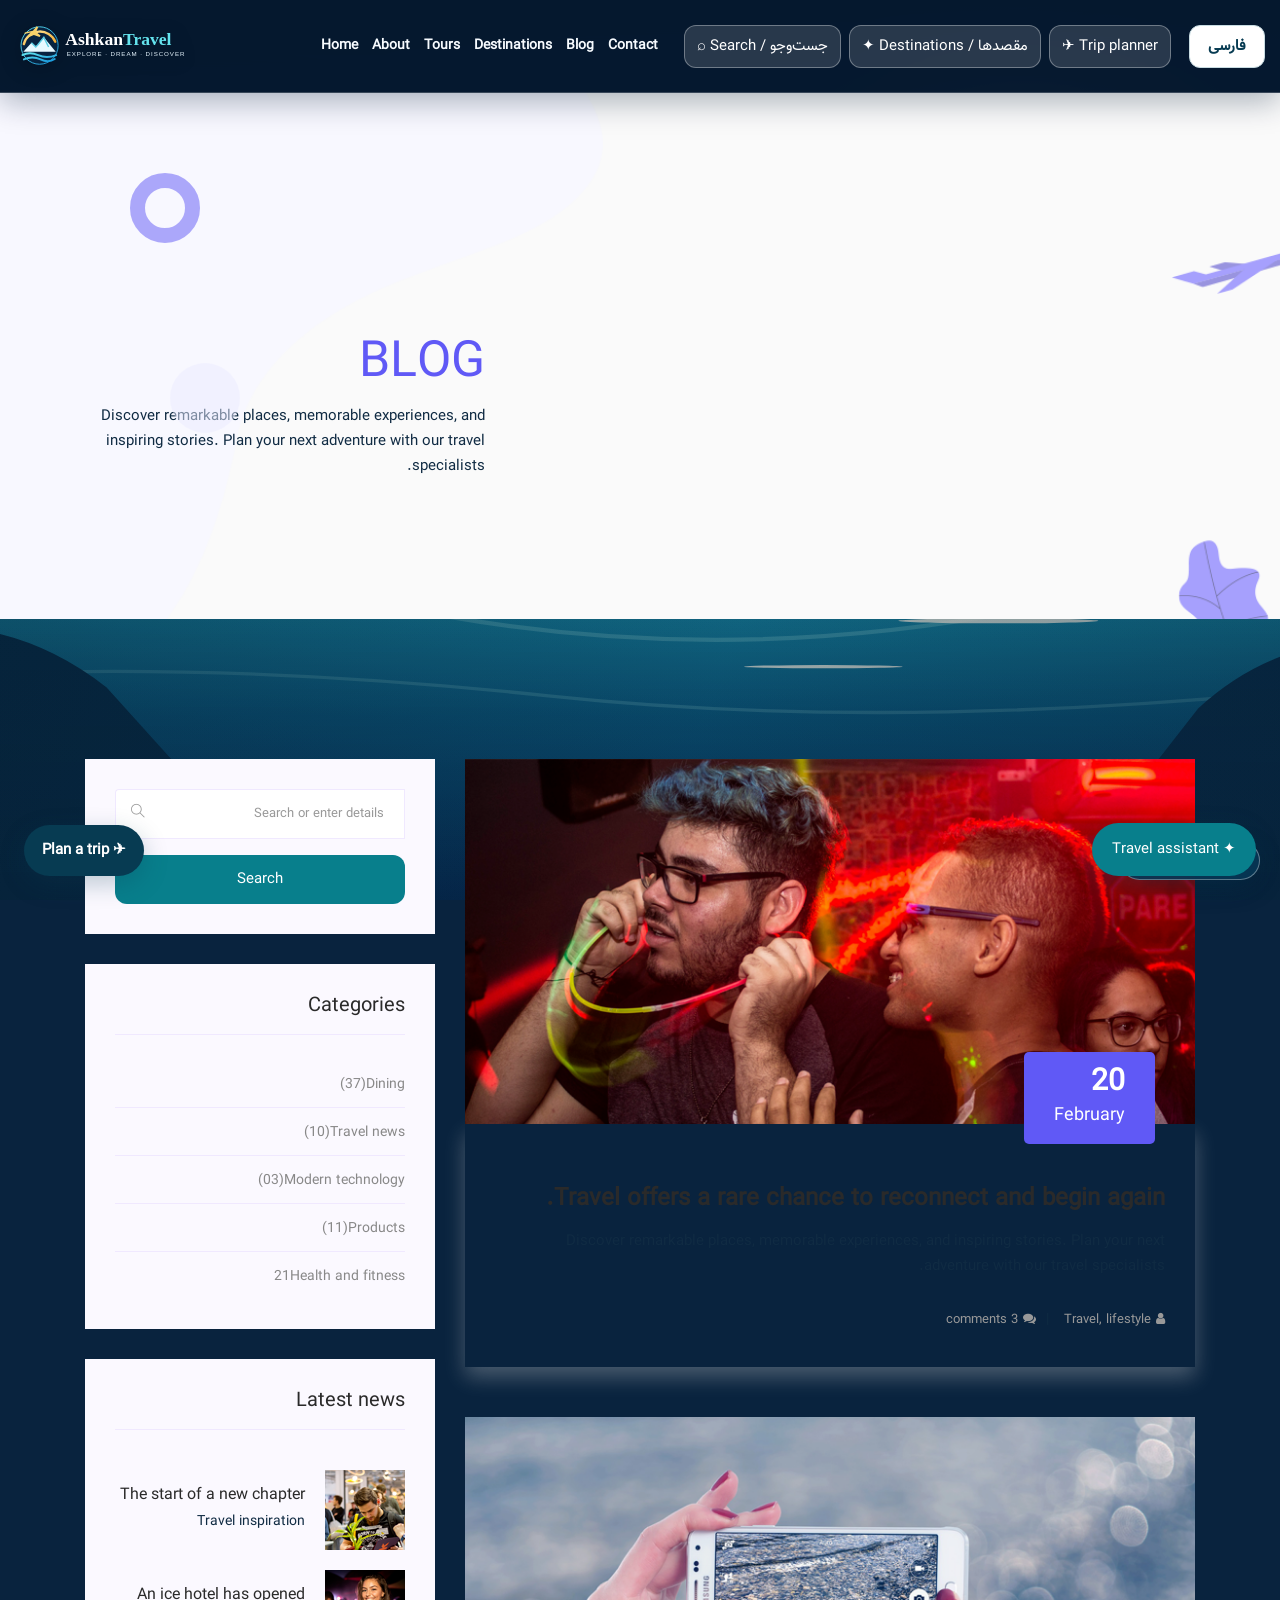
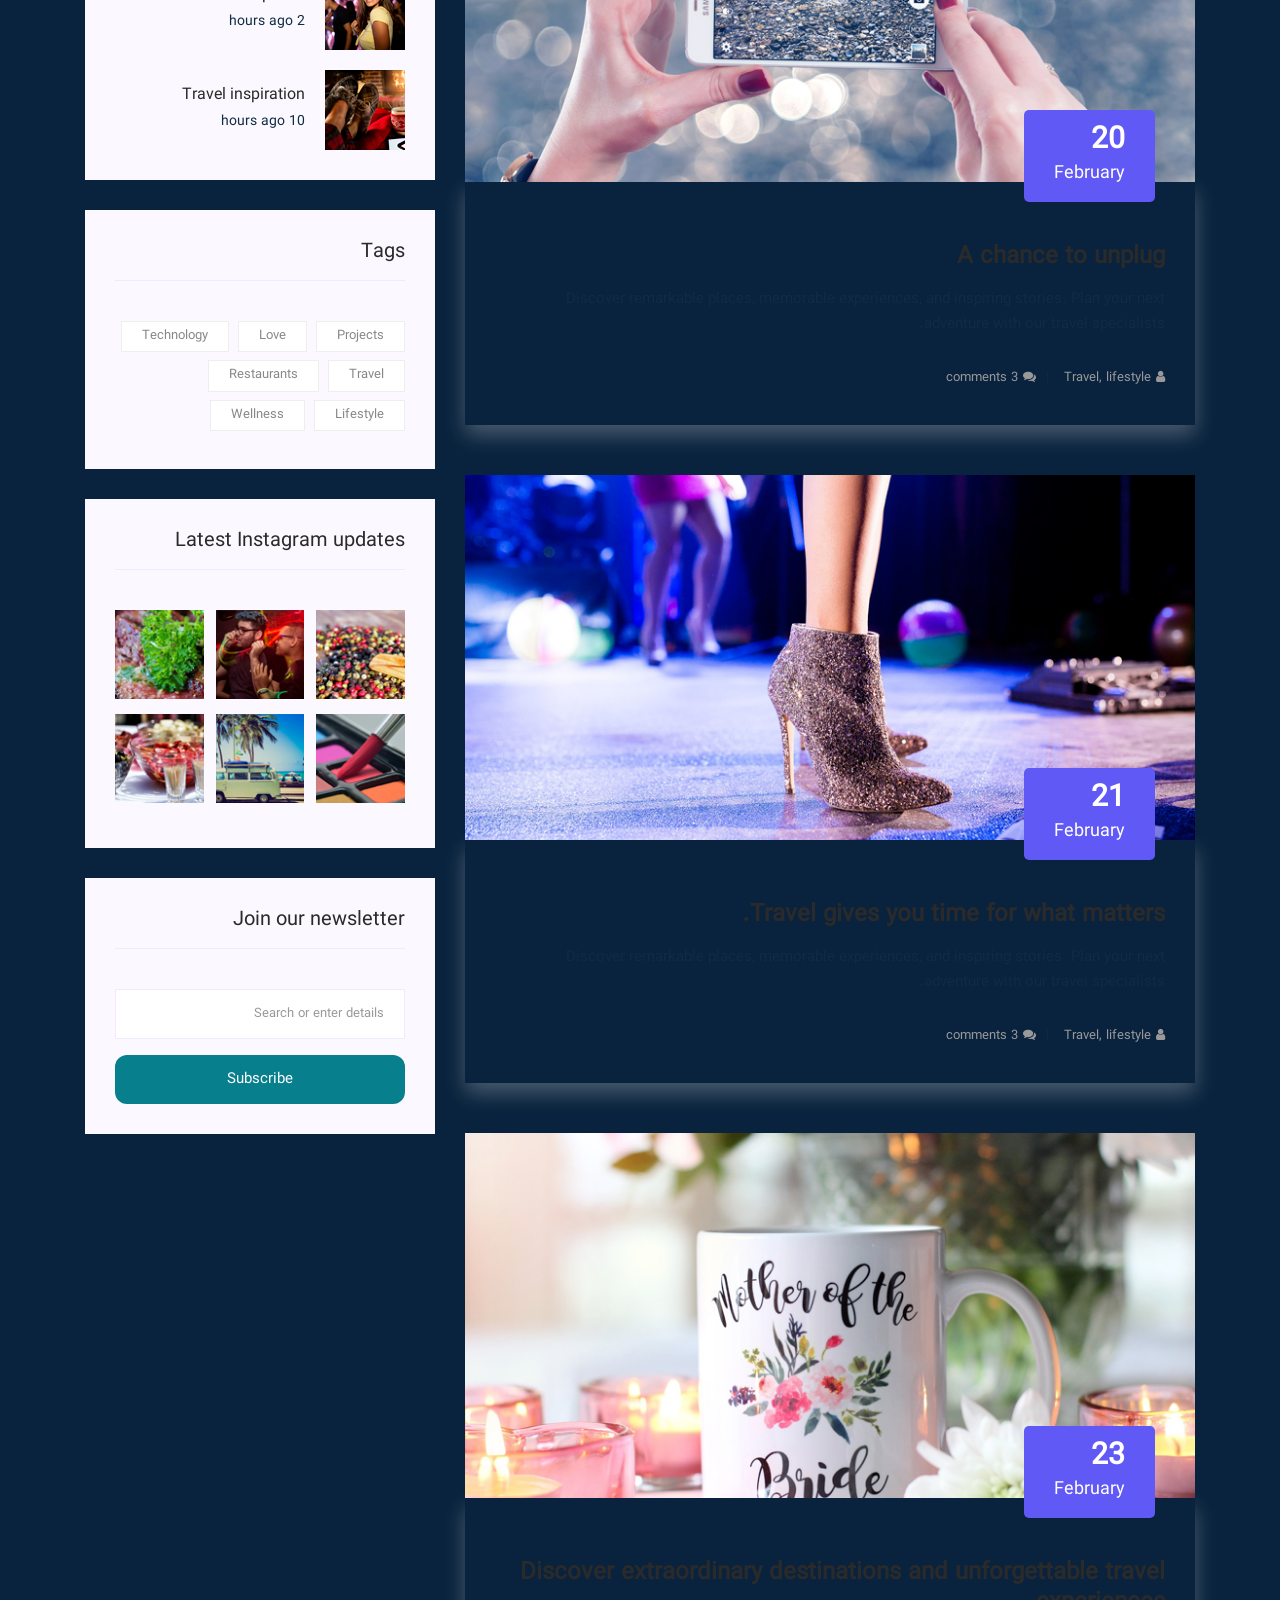
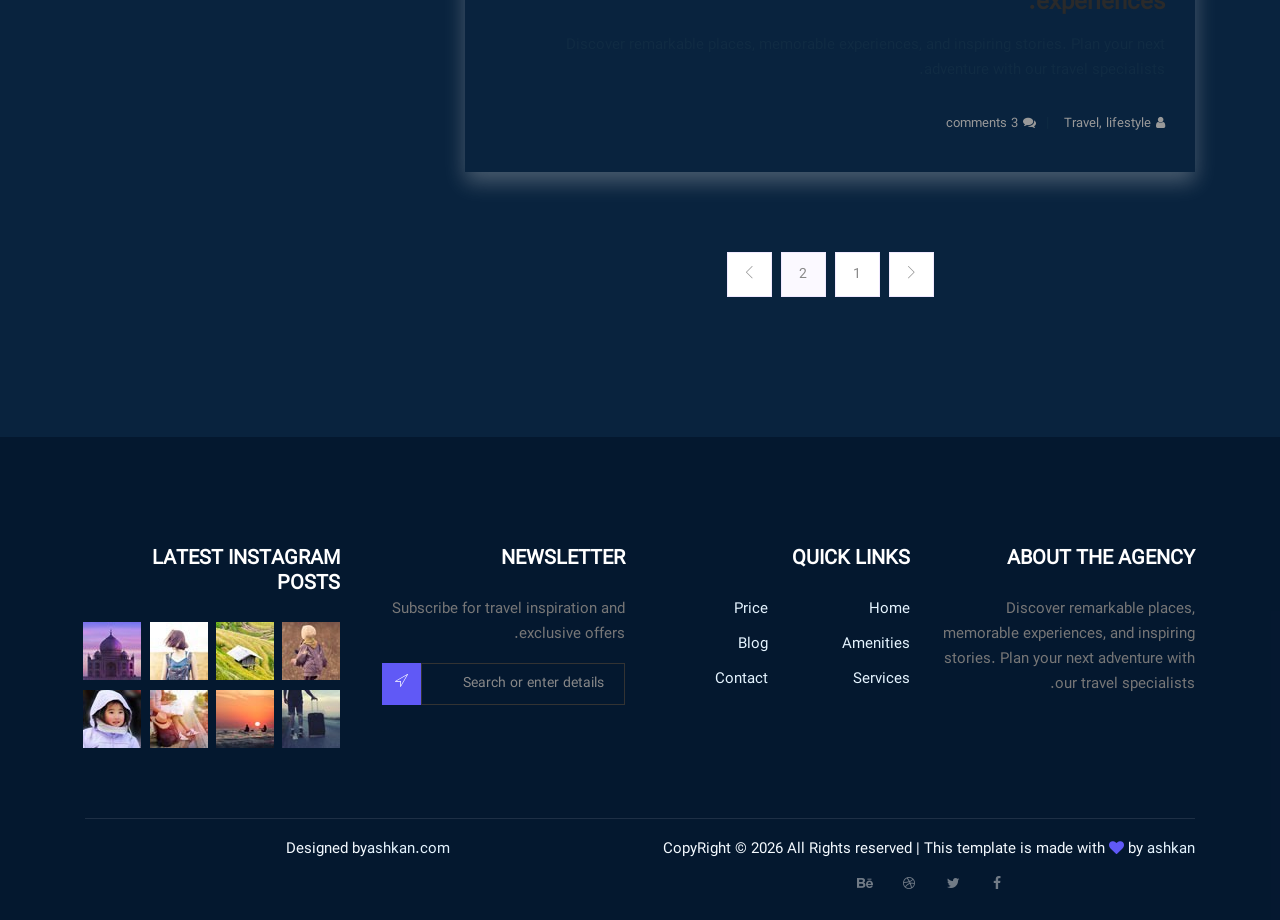
<file: blog.html>
<!DOCTYPE html>

<html dir="ltr" lang="en">
<head>
<meta charset="utf-8"/>
<meta content="IE=edge" http-equiv="X-UA-Compatible"/>
<meta content="width=device-width, initial-scale=1.0" name="viewport"/>
<title>Ashkan Travel | Blog</title>
<link href="css/bootstrap.min.css" rel="stylesheet"/>
<link href="css/font-awesome.min.css" rel="stylesheet"/>
<link href="css/themify-icons.css" rel="stylesheet"/>
<link href="css/linericon.css" rel="stylesheet"/>
<link href="css/owl.theme.default.min.css" rel="stylesheet"/>
<link href="css/owl.carousel.min.css" rel="stylesheet"/>
<link href="css/flaticon.css" rel="stylesheet"/>
<link href="css/nice-select.css" rel="stylesheet"/>
<link href="css/style.css" rel="stylesheet" type="text/css"/>
<meta content="Explore curated destinations, inspiring travel stories, and memorable tours with Ashkan Travel." name="description"/><link href="css/ashkan-enhancements.css" rel="stylesheet"/><link href="css/premium-stage4.css" rel="stylesheet"/>
<link href="css/global-cinematic.css" rel="stylesheet"/><link rel="stylesheet" href="css/stage6-brand.css"/><link rel="stylesheet" href="css/stage7-navigation.css"/><link rel="stylesheet" href="css/stage8-header-fix.css"><link rel="stylesheet" href="css/stage9-header.css"><link rel="stylesheet" href="css/stage10-visual.css"><link rel="stylesheet" href="css/stage11-discovery.css"></head>
<body class="travel-cinematic">
<!--================ Header Menu Area start =================-->
<header class="header_area stage8-header"><div class="main_menu"><nav class="navbar navbar-expand-lg navbar-dark" aria-label="Primary navigation"><div class="container box_1620"><a class="navbar-brand logo_h ashkan-brand" href="index.html" aria-label="Ashkan Travel — Home"><img src="pics/ashkan-travel-logo.svg" alt="Ashkan Travel" width="245" height="58"></a><button class="navbar-toggler" type="button" data-toggle="collapse" data-target="#navbarSupportedContent" aria-controls="navbarSupportedContent" aria-expanded="false" aria-label="Toggle navigation"><span class="navbar-toggler-icon"></span></button><div class="collapse navbar-collapse" id="navbarSupportedContent"><ul class="navbar-nav menu_nav ml-auto"><li class="nav-item"><a class="nav-link" href="index.html" data-i18n-en="Home" data-i18n-fa="خانه">Home</a></li><li class="nav-item"><a class="nav-link" href="about.html" data-i18n-en="About" data-i18n-fa="درباره ما">About</a></li><li class="nav-item"><a class="nav-link" href="package.html" data-i18n-en="Tours" data-i18n-fa="تورها">Tours</a></li><li class="nav-item"><a class="nav-link" href="explore.html" data-i18n-en="Destinations" data-i18n-fa="مقصدها">Destinations</a></li><li class="nav-item"><a class="nav-link" href="blog.html" data-i18n-en="Blog" data-i18n-fa="وبلاگ">Blog</a></li><li class="nav-item"><a class="nav-link" href="contact.html" data-i18n-en="Contact" data-i18n-fa="تماس">Contact</a></li></ul></div></div></nav></div></header>
<!--================Header Menu Area =================-->
<!--================Hero Banner SM Area Start =================-->
<section class="hero-banner-sm magic-ball magic-ball-banner" data-300-top="background-position: 0px -80px" data-anchor-target="#parallax-1" data-top-bottom="background-position: 0 100px" id="parallax-1">
<div class="container">
<div class="hero-banner-sm-content">
<h1><span data-i18n-en="Blog" data-i18n-fa="بلاگ">Blog</span></h1>
<p><span data-i18n-en="Discover remarkable places, memorable experiences, and inspiring stories. Plan your next adventure with our travel specialists." data-i18n-fa="همواره همراه مطالب ما باشید تا همیشه به روز و آپدیت بمانید و از اطلاعات خوبی که در اختیار شما میگذاری لذت ببرید.">Discover remarkable places, memorable experiences, and inspiring stories. Plan your next adventure with our travel specialists.</span></p>
</div>
</div>
</section>
<!--================Hero Banner SM Area End =================-->
<!--================Blog Area =================-->
<section class="blog_area section-margin-large">
<div class="container">
<div class="row">
<div class="col-lg-8 mb-5 mb-lg-0">
<div class="blog_left_sidebar">
<article class="blog_item">
<div class="blog_item_img">
<img alt="" class="card-img rounded-0" src="pics/blog/main-blog/m-blog-1.jpg"/>
<a class="blog_item_date" href="#">
<h3>20</h3>
<p><span data-i18n-en="February" data-i18n-fa="بهمن">February</span></p>
</a>
</div>
<div class="blog_details">
<a class="d-inline-block" href="single-blog.html">
<h2><span data-i18n-en="Travel offers a rare chance to reconnect and begin again." data-i18n-fa="سفر به شما یک فرصت نادر برای تنهایی و شروع دوباره می‌دهد">Travel offers a rare chance to reconnect and begin again.</span></h2>
</a>
<p><span data-i18n-en="Discover remarkable places, memorable experiences, and inspiring stories. Plan your next adventure with our travel specialists." data-i18n-fa="شما در شرایط عادی همیشه در دانشگاه، محل کار و... هستید. عملا در دنیای امروز شما امکان تنها بودن یا ندارید. منظورم از تنهایی اینه که برای مدتی بتونید با خودتون خلوت کنید و زندگیتون را هرس کنید.">Discover remarkable places, memorable experiences, and inspiring stories. Plan your next adventure with our travel specialists.</span></p>
<ul class="blog-info-link">
<li><a href="#"><i class="fa fa-user"></i><span data-i18n-en="Travel, lifestyle" data-i18n-fa="سفر ، زندگی نامه">Travel, lifestyle</span></a></li>
<li><a href="#"><i class="fa fa-comments"></i><span data-i18n-en="3 comments" data-i18n-fa="سه نظر">3 comments</span></a></li>
</ul>
</div>
</article>
<article class="blog_item">
<div class="blog_item_img">
<img alt="" class="card-img rounded-0" src="pics/blog/main-blog/m-blog-2.jpg"/>
<a class="blog_item_date" href="#">
<h3>20</h3>
<p><span data-i18n-en="February" data-i18n-fa="بهمن">February</span></p>
</a>
</div>
<div class="blog_details">
<a class="d-inline-block" href="single-blog.html">
<h2><span data-i18n-en="A chance to unplug" data-i18n-fa="فرصت دور بودن از تکنولوژی">A chance to unplug</span></h2>
</a>
<p><span data-i18n-en="Discover remarkable places, memorable experiences, and inspiring stories. Plan your next adventure with our travel specialists." data-i18n-fa="همه ما یادمون رفته دوران بدون تلفن همراه، لپ تاپ و اینترنت چطور بود. شما در سفر به صورت اتوماتیک دسترسیتون به تکنولوژی و اینترنت کم میشه.">Discover remarkable places, memorable experiences, and inspiring stories. Plan your next adventure with our travel specialists.</span></p>
<ul class="blog-info-link">
<li><a href="#"><i class="fa fa-user"></i><span data-i18n-en="Travel, lifestyle" data-i18n-fa="سفر ، زندگی نامه">Travel, lifestyle</span></a></li>
<li><a href="#"><i class="fa fa-comments"></i><span data-i18n-en="3 comments" data-i18n-fa="سه نظر">3 comments</span></a></li>
</ul>
</div>
</article>
<article class="blog_item">
<div class="blog_item_img">
<img alt="" class="card-img rounded-0" src="pics/blog/main-blog/m-blog-3.jpg"/>
<a class="blog_item_date" href="#">
<h3>21</h3>
<p><span data-i18n-en="February" data-i18n-fa="بهمن">February</span></p>
</a>
</div>
<div class="blog_details">
<a class="d-inline-block" href="single-blog.html">
<h2><span data-i18n-en="Travel gives you time for what matters." data-i18n-fa="سفر کمک می‌کند که زمان بیشتری داشته باشید">Travel gives you time for what matters.</span></h2>
</a>
<p><span data-i18n-en="Discover remarkable places, memorable experiences, and inspiring stories. Plan your next adventure with our travel specialists." data-i18n-fa="اگر همیشه به فکر اتفاق بعدی باشید و انتظار آن را بکشید اصلا سفر خوبی نخواهید داشت. سفر به شما یاد می‌دهد که باید در لحظه زندگی کنید و از زمانی که در حال حاضر دارید بهترین استفاده را کنید.">Discover remarkable places, memorable experiences, and inspiring stories. Plan your next adventure with our travel specialists.</span></p>
<ul class="blog-info-link">
<li><a href="#"><i class="fa fa-user"></i><span data-i18n-en="Travel, lifestyle" data-i18n-fa="سفر ، زندگی نامه">Travel, lifestyle</span></a></li>
<li><a href="#"><i class="fa fa-comments"></i><span data-i18n-en="3 comments" data-i18n-fa="سه نظر">3 comments</span></a></li>
</ul>
</div>
</article>
<article class="blog_item">
<div class="blog_item_img">
<img alt="" class="card-img rounded-0" src="pics/blog/main-blog/m-blog-4.jpg"/>
<a class="blog_item_date" href="#">
<h3>23</h3>
<p><span data-i18n-en="February" data-i18n-fa="بهمن">February</span></p>
</a>
</div>
<div class="blog_details">
<a class="d-inline-block" href="single-blog.html">
<h2><span data-i18n-en="Discover extraordinary destinations and unforgettable travel experiences." data-i18n-fa="ما به شما این تضمین را می دهیم که از خرید خود نه تنها پشیمان نشوید">Discover extraordinary destinations and unforgettable travel experiences.</span></h2>
</a>
<p><span data-i18n-en="Discover remarkable places, memorable experiences, and inspiring stories. Plan your next adventure with our travel specialists." data-i18n-fa="اگر همیشه به فکر اتفاق بعدی باشید و انتظار آن را بکشید اصلا سفر خوبی نخواهید داشت. سفر به شما یاد می‌دهد که باید در لحظه زندگی کنید و از زمانی که در حال حاضر دارید بهترین استفاده را کنید.">Discover remarkable places, memorable experiences, and inspiring stories. Plan your next adventure with our travel specialists.</span></p>
<ul class="blog-info-link">
<li><a href="#"><i class="fa fa-user"></i><span data-i18n-en="Travel, lifestyle" data-i18n-fa="سفر ، زندگی نامه">Travel, lifestyle</span></a></li>
<li><a href="#"><i class="fa fa-comments"></i><span data-i18n-en="3 comments" data-i18n-fa="سه نظر">3 comments</span></a></li>
</ul>
</div>
</article>
<!--pager-->
<nav class="blog-pagination justify-content-center d-flex">
<ul class="pagination">
<li class="page-item">
<a aria-label="Previous" class="page-link" href="#">
<span aria-hidden="true">
<span class="lnr lnr-chevron-right"></span>
</span>
</a>
</li>
<li class="page-item">
<a class="page-link" href="#">1</a>
</li>
<li class="page-item active">
<a class="page-link" href="#">2</a>
</li>
<li class="page-item">
<a aria-label="Next" class="page-link" href="#">
<span aria-hidden="true">
<span class="lnr lnr-chevron-left"></span>
</span>
</a>
</li>
</ul>
</nav>
<!--pager-->
</div>
</div>
<div class="col-lg-4">
<div class="blog_left_sidebar">
<aside class="single_sidebar_widget search_widget">
<form action="#">
<div class="form-group">
<div class="input-group mb-3">
<input class="form-control" data-placeholder-en="Search or enter details" data-placeholder-fa="جستجوی کلمه" placeholder="Search or enter details" type="text"/>
<div class="input-group-append">
<button class="btn" type="button"><i class="ti-search"></i></button>
</div>
</div>
</div>
<button class="button rounded-0 primary-bg text-white w-100" type="submit"><span data-i18n-en="Search" data-i18n-fa="جستجو">Search</span></button>
</form>
</aside>
<aside class="single_sidebar_widget post_category_widget">
<h4 class="widget_title"><span data-i18n-en="Categories" data-i18n-fa="دسته بندی">Categories</span></h4>
<ul class="list cat-list">
<li>
<a class="d-flex" href="#">
<p><span data-i18n-en="Dining" data-i18n-fa="غذای رستوران">Dining</span></p>
<p>(37)</p>
</a>
</li>
<li>
<a class="d-flex" href="#">
<p><span data-i18n-en="Travel news" data-i18n-fa="اخبار گردشگری">Travel news</span></p>
<p>(10)</p>
</a>
</li>
<li>
<a class="d-flex" href="#">
<p><span data-i18n-en="Modern technology" data-i18n-fa="تکنولوژی مدرن">Modern technology</span></p>
<p>(03)</p>
</a>
</li>
<li>
<a class="d-flex" href="#">
<p><span data-i18n-en="Products" data-i18n-fa="محصولات">Products</span></p>
<p>(11)</p>
</a>
</li>
<li>
<a class="d-flex" href="#">
<p><span data-i18n-en="Health and fitness" data-i18n-fa="سلامتی و ورزش">Health and fitness</span></p>
<p>21</p>
</a>
</li>
</ul>
</aside>
<aside class="single_sidebar_widget popular_post_widget">
<h3 class="widget_title"><span data-i18n-en="Latest news" data-i18n-fa="آخرین اخبار">Latest news</span></h3>
<div class="media post_item">
<img alt="post" src="pics/blog/popular-post/post1.jpg"/>
<div class="media-body">
<a href="single-blog.html">
<h3><span data-i18n-en="The start of a new chapter" data-i18n-fa="آغاز یک زنددگی جدید....">The start of a new chapter</span></h3>
</a>
<p><span data-i18n-en="Travel inspiration" data-i18n-fa="20 بهمن 1400">Travel inspiration</span></p>
</div>
</div>
<div class="media post_item">
<img alt="post" src="pics/blog/popular-post/post2.jpg"/>
<div class="media-body">
<a href="single-blog.html">
<h3><span data-i18n-en="An ice hotel has opened" data-i18n-fa="هتل یخی افتتاح شد">An ice hotel has opened</span></h3>
</a>
<p><span data-i18n-en="2 hours ago" data-i18n-fa="2 ساعت قبل">2 hours ago</span></p>
</div>
</div>
<div class="media post_item">
<img alt="post" src="pics/blog/popular-post/post3.jpg"/>
<div class="media-body">
<a href="single-blog.html">
<h3><span data-i18n-en="Travel inspiration" data-i18n-fa="جدیدترین تکنولوژی موبایل وارد بازار شد">Travel inspiration</span></h3>
</a>
<p><span data-i18n-en="10 hours ago" data-i18n-fa="10 ساعت قبل">10 hours ago</span></p>
</div>
</div>
</aside>
<aside class="single_sidebar_widget tag_cloud_widget">
<h4 class="widget_title"><span data-i18n-en="Tags" data-i18n-fa="برچسب ها">Tags</span></h4>
<ul class="list">
<li>
<a href="#"><span data-i18n-en="Projects" data-i18n-fa="پروژه ها">Projects</span></a>
</li>
<li>
<a href="#"><span data-i18n-en="Love" data-i18n-fa="عشق">Love</span></a>
</li>
<li>
<a href="#"><span data-i18n-en="Technology" data-i18n-fa="تکنولوژی">Technology</span></a>
</li>
<li>
<a href="#"><span data-i18n-en="Travel" data-i18n-fa="سفر">Travel</span></a>
</li>
<li>
<a href="#"><span data-i18n-en="Restaurants" data-i18n-fa="رستوران">Restaurants</span></a>
</li>
<li>
<a href="#"><span data-i18n-en="Lifestyle" data-i18n-fa="سبک زندگی">Lifestyle</span></a>
</li>
<li>
<a href="#"><span data-i18n-en="Wellness" data-i18n-fa="سلاتی">Wellness</span></a>
</li>
</ul>
</aside>
<aside class="single_sidebar_widget instagram_feeds">
<h4 class="widget_title"><span data-i18n-en="Latest Instagram updates" data-i18n-fa="آخرین اشتراک گذاری ها در اینستا">Latest Instagram updates</span></h4>
<ul class="instagram_row flex-wrap">
<li>
<a href="#">
<img alt="" class="img-fluid" src="pics/instagram/widget-i1.png"/>
</a>
</li>
<li>
<a href="#">
<img alt="" class="img-fluid" src="pics/instagram/widget-i2.png"/>
</a>
</li>
<li>
<a href="#">
<img alt="" class="img-fluid" src="pics/instagram/widget-i3.png"/>
</a>
</li>
<li>
<a href="#">
<img alt="" class="img-fluid" src="pics/instagram/widget-i4.png"/>
</a>
</li>
<li>
<a href="#">
<img alt="" class="img-fluid" src="pics/instagram/widget-i5.png"/>
</a>
</li>
<li>
<a href="#">
<img alt="" class="img-fluid" src="pics/instagram/widget-i6.png"/>
</a>
</li>
</ul>
</aside>
<aside class="single_sidebar_widget newsletter_widget">
<h4 class="widget_title"><span data-i18n-en="Join our newsletter" data-i18n-fa="عضویت در خبرنامه">Join our newsletter</span></h4>
<form action="#">
<div class="form-group">
<input class="form-control" data-placeholder-en="Search or enter details" data-placeholder-fa="ایمیل" placeholder="Search or enter details" required="" type="email"/>
</div>
<button class="button rounded-0 primary-bg text-white w-100" type="submit"><span data-i18n-en="Subscribe" data-i18n-fa="عضویت">Subscribe</span></button>
</form>
</aside>
</div>
</div>
</div>
</div>
</section>
<!--================Blog Area =================-->
<!-- ================ start footer Area ================= -->
<footer class="footer-area">
<div class="container">
<div class="row">
<div class="col-lg-3 col-md-6 col-sm-6">
<div class="single-footer-widget">
<h6><span data-i18n-en="About the agency" data-i18n-fa="در مورد آژانس">About the agency</span></h6>
<p><span data-i18n-en="Discover remarkable places, memorable experiences, and inspiring stories. Plan your next adventure with our travel specialists." data-i18n-fa="سفر پر از شرایط متفاوت و غیرقابل پیش بینی است. فرض کنید شما با نامزدتان یا کسی که قرار است در کار با آن شریک بشوید به سفر بروید. در حین سفر می‌توانید اخلاقیات طرف مقابل را بفهمید.">Discover remarkable places, memorable experiences, and inspiring stories. Plan your next adventure with our travel specialists.</span></p>
</div>
</div>
<div class="col-lg-3 col-md-6 col-sm-6">
<div class="single-footer-widget">
<h6><span data-i18n-en="Quick links" data-i18n-fa="دسترسی سریع">Quick links</span></h6>
<div class="row">
<div class="col">
<ul>
<li><a href="#"><span data-i18n-en="Home" data-i18n-fa="صفحه نخست">Home</span></a></li>
<li><a href="#"><span data-i18n-en="Amenities" data-i18n-fa="امکانات">Amenities</span></a></li>
<li><a href="#"><span data-i18n-en="Services" data-i18n-fa="سرویس ها">Services</span></a></li>
</ul>
</div>
<div class="col">
<ul>
<li><a href="#"><span data-i18n-en="Price" data-i18n-fa="قیمت">Price</span></a></li>
<li><a href="#"><span data-i18n-en="Blog" data-i18n-fa="بلاگ">Blog</span></a></li>
<li><a href="#"><span data-i18n-en="Contact" data-i18n-fa="تماس با ما">Contact</span></a></li>
</ul>
</div>
</div>
</div>
</div>
<div class="col-lg-3 col-md-6 col-sm-6">
<div class="single-footer-widget">
<h6><span data-i18n-en="Newsletter" data-i18n-fa="خبرنامه">Newsletter</span></h6>
<p><span data-i18n-en="Subscribe for travel inspiration and exclusive offers." data-i18n-fa="در خبرنامه ثبت نام کنید تا از آخرین اخبار و تخفیف های ما با خبر شوید">Subscribe for travel inspiration and exclusive offers.</span></p>
<div id="mc_embed_signup">
<form action="" class="subscription relative" method="get" target="_blank">
<div class="input-group d-flex flex-row">
<input data-placeholder-en="Search or enter details" data-placeholder-fa="ایمیل" name="EMAIL" onblur="this.placeholder = 'ایمیل '" onfocus="this.placeholder = ''" placeholder="Search or enter details" required="" type="email"/>
<button class="btn bb-btn"><span class="lnr lnr-location"></span></button>
</div>
<div class="mt-10 info"></div>
</form>
</div>
</div>
</div>
<div class="col-lg-3 col-md-6 col-sm-6">
<div class="single-footer-widget mail-chimp">
<h6 class="mb-20"><span data-i18n-en="Latest Instagram posts" data-i18n-fa="اخرین پست اینستا">Latest Instagram posts</span></h6>
<ul class="instafeed d-flex flex-wrap">
<li><img alt="" src="pics/instagram/i1.jpg"/></li>
<li><img alt="" src="pics/instagram/i2.jpg"/></li>
<li><img alt="" src="pics/instagram/i3.jpg"/></li>
<li><img alt="" src="pics/instagram/i4.jpg"/></li>
<li><img alt="" src="pics/instagram/i5.jpg"/></li>
<li><img alt="" src="pics/instagram/i6.jpg"/></li>
<li><img alt="" src="pics/instagram/i7.jpg"/></li>
<li><img alt="" src="pics/instagram/i8.jpg"/></li>
</ul>
</div>
</div>
</div>
<div class="footer-bottom">
<div class="row align-items-center">
<p class="col-lg-8 col-sm-12 footer-text m-0 text-center text-lg-right"><!-- Link back to ashkan can't be removed. Template is licensed under CC BY 3.0. -->
					CopyRight © <script>document.write(new Date().getFullYear());</script> All Rights reserved | This template is made with <i aria-hidden="true" class="fa fa-heart"></i> by <a href="https://ashkan.com" target="_blank">ashkan</a>
<div><span data-i18n-en="Designed by" data-i18n-fa="فارسی و راست چین شده توسط">Designed by</span><a href="https://www.ashkan.com" target="_blank">ashkan.com</a></div>
<!-- Link back to ashkan can't be removed. Template is licensed under CC BY 3.0. -->
</p>
<div class="col-lg-4 col-sm-12 footer-social text-center text-lg-left">
<a href="#"><i class="fa fa-facebook-f"></i></a>
<a href="#"><i class="fa fa-twitter"></i></a>
<a href="#"><i class="fa fa-dribbble"></i></a>
<a href="#"><i class="fa fa-behance"></i></a>
</div>
</div>
</div>
</div>
</footer>
<!-- ================ End footer Area ================= -->
<script src="js/jquery-3.1.1.min.js"></script>
<script src="js/bootstrap.bundle.min.js"></script>
<script src="js/owl.carousel.min.js"></script>
<script src="js/jquery.nice-select.min.js"></script>
<script src="js/jquery.ajaxchimp.min.js"></script>
<script src="js/skrollr.min.js"></script>
<script src="js/main.js"></script>
<script defer="True" src="js/ashkan-enhancements.js"></script><a class="ashkan-planner-link" data-i18n-en="✈ Plan a trip" data-i18n-fa="✈ برنامه سفر" href="planner.html">✈ Plan a trip</a><script defer src="js/stage7-navigation.js"></script><a href="profile.html" class="stage15-profile-link" data-en="Travel preferences" data-fa="ترجیحات سفر" aria-label="Travel preferences">⚙ <span>Preferences</span></a><link rel="stylesheet" href="css/stage15-link.css"><script defer src="js/stage15-link.js"></script></body><!-- This template has been downloaded from ashkan.com -->
</html>
</file>
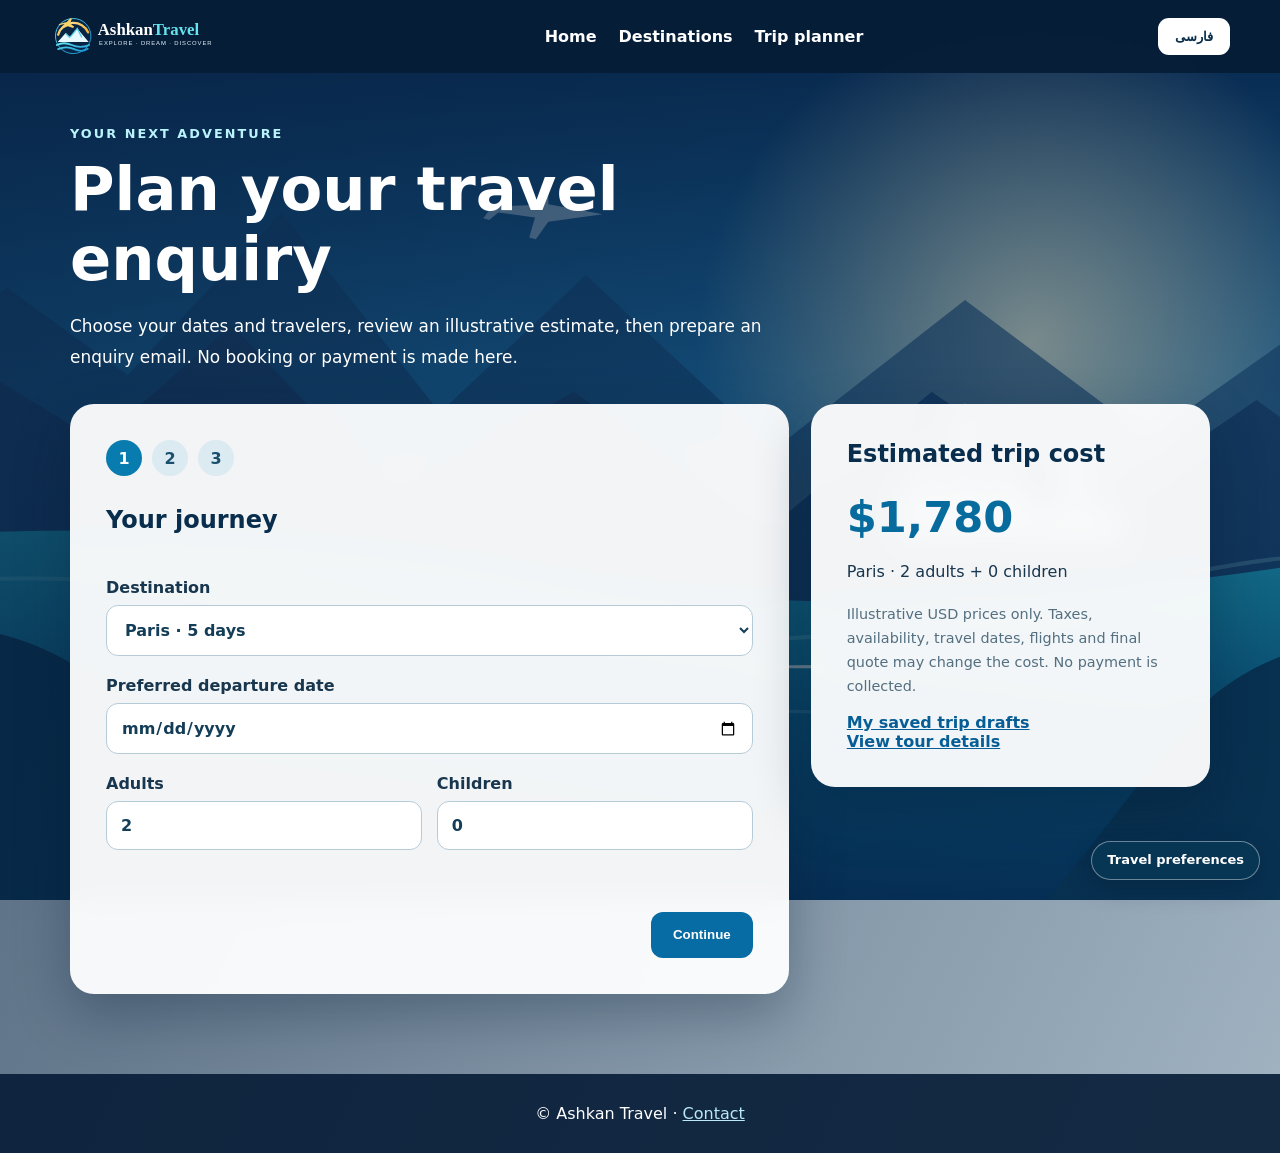
<file: booking.html>
<!doctype html><html lang="en" dir="ltr"><head><meta charset="utf-8"><meta name="viewport" content="width=device-width,initial-scale=1"><meta name="description" content="Plan a travel enquiry with Ashkan Travel. Demo itinerary and illustrative price estimate."><title>Travel Enquiry | Ashkan Travel</title><link rel="stylesheet" href="css/stage13-booking.css"></head><body><header class="site-header"><a href="index.html" class="brand"><img src="pics/ashkan-travel-logo.svg" alt="Ashkan Travel"></a><nav aria-label="Main navigation"><a href="index.html" data-en="Home" data-fa="خانه">Home</a><a href="explore.html" data-en="Destinations" data-fa="مقصدها">Destinations</a><a href="planner.html" data-en="Trip planner" data-fa="برنامه سفر">Trip planner</a></nav><button id="language" type="button" aria-label="Switch language">فارسی</button></header><main><div class="intro"><span class="eyebrow" data-en="YOUR NEXT ADVENTURE" data-fa="ماجراجویی بعدی شما">YOUR NEXT ADVENTURE</span><h1 data-en="Plan your travel enquiry" data-fa="درخواست سفر خود را برنامه‌ریزی کنید">Plan your travel enquiry</h1><p data-en="Choose your dates and travelers, review an illustrative estimate, then prepare an enquiry email. No booking or payment is made here." data-fa="تاریخ و تعداد مسافران را انتخاب کنید، برآورد نمونه را ببینید و ایمیل درخواست را آماده کنید. در اینجا رزرو یا پرداخت واقعی انجام نمی‌شود.">Choose your dates and travelers, review an illustrative estimate, then prepare an enquiry email. No booking or payment is made here.</p></div><div class="layout"><section class="panel"><div class="steps" aria-label="Progress"><span class="active" data-step="1">1</span><span data-step="2">2</span><span data-step="3">3</span></div><form id="enquiry" novalidate><div class="step" data-panel="1"><h2 data-en="Your journey" data-fa="جزئیات سفر">Your journey</h2><label><span data-en="Destination" data-fa="مقصد">Destination</span><select name="destination" required><option value="paris" data-en="Paris · 5 days" data-fa="پاریس · ۵ روز">Paris · 5 days</option><option value="india" data-en="India · 7 days" data-fa="هند · ۷ روز">India · 7 days</option><option value="netherlands" data-en="Netherlands · 6 days" data-fa="هلند · ۶ روز">Netherlands · 6 days</option></select></label><label><span data-en="Preferred departure date" data-fa="تاریخ پیشنهادی حرکت">Preferred departure date</span><input name="date" type="date" required></label><div class="two"><label><span data-en="Adults" data-fa="بزرگسالان">Adults</span><input name="adults" type="number" min="1" max="12" value="2" required></label><label><span data-en="Children" data-fa="کودکان">Children</span><input name="children" type="number" min="0" max="12" value="0" required></label></div></div><div class="step" data-panel="2" hidden><h2 data-en="Contact details" data-fa="اطلاعات تماس">Contact details</h2><label><span data-en="Full name" data-fa="نام و نام خانوادگی">Full name</span><input name="name" autocomplete="name" maxlength="100" required></label><label><span data-en="Email address" data-fa="ایمیل">Email address</span><input name="email" type="email" autocomplete="email" required></label><label><span data-en="Travel notes (optional)" data-fa="توضیحات سفر (اختیاری)">Travel notes (optional)</span><textarea name="notes" rows="4" maxlength="1000"></textarea></label></div><div class="step" data-panel="3" hidden><h2 data-en="Review your enquiry" data-fa="بررسی درخواست">Review your enquiry</h2><div id="review" aria-live="polite"></div><p class="notice" data-en="Submitting opens your email application with a draft. It does not send data to a server or confirm a reservation." data-fa="با تأیید، برنامه ایمیل شما با یک پیش‌نویس باز می‌شود. هیچ داده‌ای به سرور ارسال و هیچ رزروی تأیید نمی‌شود.">Submitting opens your email application with a draft. It does not send data to a server or confirm a reservation.</p></div><p class="error" id="error" role="alert" aria-live="polite"></p><div class="actions"><button type="button" id="back" hidden data-en="Back" data-fa="بازگشت">Back</button><button type="button" id="next" data-en="Continue" data-fa="ادامه">Continue</button><button type="button" id="save-draft" hidden data-en="Save draft on this device" data-fa="ذخیره پیش‌نویس در این دستگاه">Save draft on this device</button><button type="submit" id="submit" hidden data-en="Prepare enquiry email" data-fa="آماده‌سازی ایمیل درخواست">Prepare enquiry email</button></div></form></section><aside class="panel summary"><h2 data-en="Estimated trip cost" data-fa="برآورد هزینه سفر">Estimated trip cost</h2><p class="price" id="total">$0</p><p id="breakdown"></p><p class="notice" data-en="Illustrative USD prices only. Taxes, availability, travel dates, flights and final quote may change the cost. No payment is collected." data-fa="قیمت‌ها صرفاً نمونه و به دلار هستند. مالیات، موجودی، تاریخ، پرواز و پیشنهاد نهایی می‌توانند هزینه را تغییر دهند. هیچ پرداختی دریافت نمی‌شود.">Illustrative USD prices only. Taxes, availability, travel dates, flights and final quote may change the cost. No payment is collected.</p><a href="my-trips.html" data-en="My saved trip drafts" data-fa="پیش‌نویس سفرهای من">My saved trip drafts</a><br><a href="tour-details.html" data-en="View tour details" data-fa="مشاهده جزئیات تور">View tour details</a></aside></div></main><footer>© Ashkan Travel · <a href="contact.html" data-en="Contact" data-fa="تماس">Contact</a></footer><script defer src="js/stage14-trips.js"></script><script defer src="js/stage13-booking.js"></script><a href="profile.html" class="stage15-profile-link" data-en="Travel preferences" data-fa="ترجیحات سفر" aria-label="Travel preferences">⚙ <span>Preferences</span></a><link rel="stylesheet" href="css/stage15-link.css"><script defer src="js/stage15-link.js"></script></body></html>
</file>
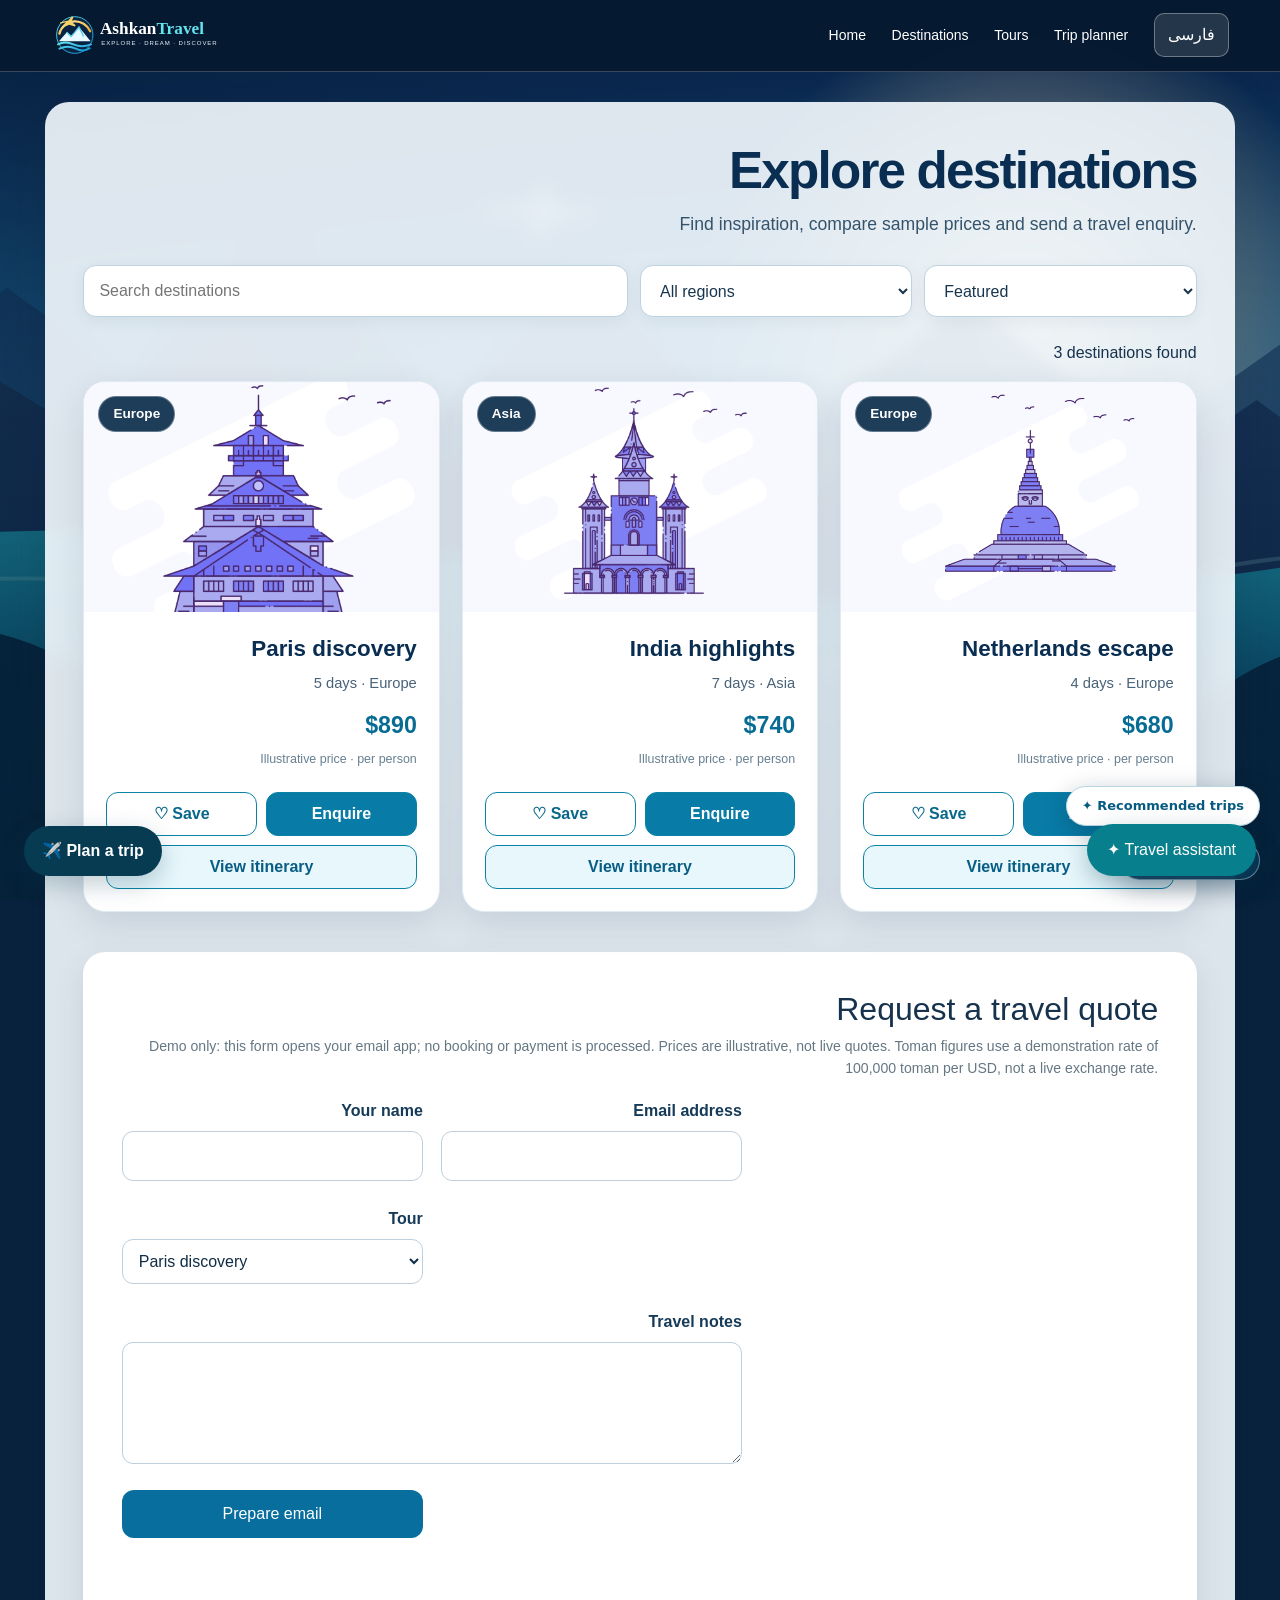
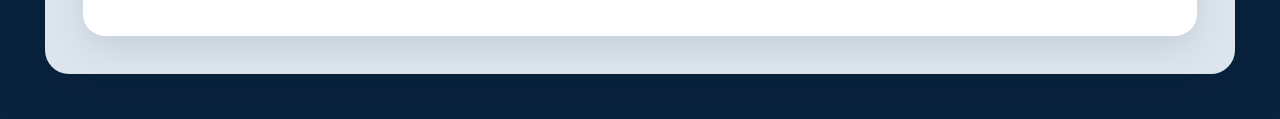
<file: explore.html>
<!DOCTYPE html>

<html dir="ltr" lang="en"><head><meta charset="utf-8"/><meta content="width=device-width, initial-scale=1" name="viewport"/><meta content="Explore travel destinations and compare example tour packages with Ashkan Travel." name="description"/><title>Destination Explorer | Ashkan Travel</title><link href="css/bootstrap.min.css" rel="stylesheet"/><link href="css/ashkan-enhancements.css" rel="stylesheet"/><link href="css/premium-stage4.css" rel="stylesheet"/>
<link href="css/global-cinematic.css" rel="stylesheet"/><link rel="stylesheet" href="css/stage6-brand.css"/><link rel="stylesheet" href="css/stage7-navigation.css"/><link rel="stylesheet" href="css/stage10-visual.css"><link rel="stylesheet" href="css/stage11-discovery.css"></head><body class="travel-cinematic"><header class="stage10-simple-nav" aria-label="Main navigation"><a class="stage10-logo" href="index.html"><img src="pics/ashkan-travel-logo.svg" alt="Ashkan Travel"></a><a href="index.html" data-i18n-en="Home" data-i18n-fa="خانه">Home</a><a href="explore.html" data-i18n-en="Destinations" data-i18n-fa="مقصدها">Destinations</a><a href="package.html" data-i18n-en="Tours" data-i18n-fa="تورها">Tours</a><a href="planner.html" data-i18n-en="Trip planner" data-i18n-fa="برنامه سفر">Trip planner</a><button type="button" class="stage10-lang" aria-label="Switch language">فارسی</button></header><main class="explorer"><h1 id="explorer-title">Explore destinations</h1><p class="explorer-lead" id="explorer-lead">Find inspiration, compare sample prices and send a travel enquiry.</p><div class="explorer-controls"><input aria-label="Search destinations" id="destination-search" placeholder="Search destinations" type="search"/><select aria-label="Filter by region" id="destination-region"><option value="all">All regions</option><option value="europe">Europe</option><option value="asia">Asia</option></select><select aria-label="Sort destinations" id="destination-sort"><option value="featured">Featured</option><option value="price">Lowest price</option><option value="duration">Shortest trip</option></select></div><p aria-live="polite" id="result-count"></p><div class="destination-grid" id="destination-grid"></div><section id="inquiry"><h2 id="inquiry-title">Request a travel quote</h2><p class="explorer-note" id="inquiry-note"></p><form class="inquiry-form" id="inquiry-form"><label><span id="name-label">Your name</span><input autocomplete="name" id="customer-name" maxlength="100" required=""/></label><label><span id="email-label">Email address</span><input autocomplete="email" id="customer-email" required="" type="email"/></label><label><span id="tour-label">Tour</span><select id="tour-select"><option value="paris">Paris discovery</option><option value="india">India highlights</option><option value="netherlands">Netherlands escape</option></select></label><label><span id="notes-label">Travel notes</span><textarea id="travel-notes" maxlength="1200" rows="4"></textarea></label><button id="submit-enquiry" type="submit">Prepare email</button><p class="explorer-status" id="inquiry-status" role="status"></p></form></section></main><script defer="" src="js/ashkan-enhancements.js"></script><script defer="" src="js/destination-explorer.js"></script><a class="ashkan-planner-link" data-i18n-en="✈ Plan a trip" data-i18n-fa="✈ برنامه سفر" href="planner.html">✈ Plan a trip</a><script defer src="js/stage7-navigation.js"></script><script defer src="js/stage10-language.js"></script><a href="profile.html" class="stage15-profile-link" data-en="Travel preferences" data-fa="ترجیحات سفر" aria-label="Travel preferences">⚙ <span>Preferences</span></a><link rel="stylesheet" href="css/stage15-link.css"><script defer src="js/stage15-link.js"></script><a class="stage16-recommend-link" href="recommendations.html" data-en="Recommended trips" data-fa="سفرهای پیشنهادی">✦ <span>Recommended trips</span></a><link rel="stylesheet" href="css/stage16-shortcut.css"><script defer src="js/stage16-shortcut.js"></script></body></html>
</file>
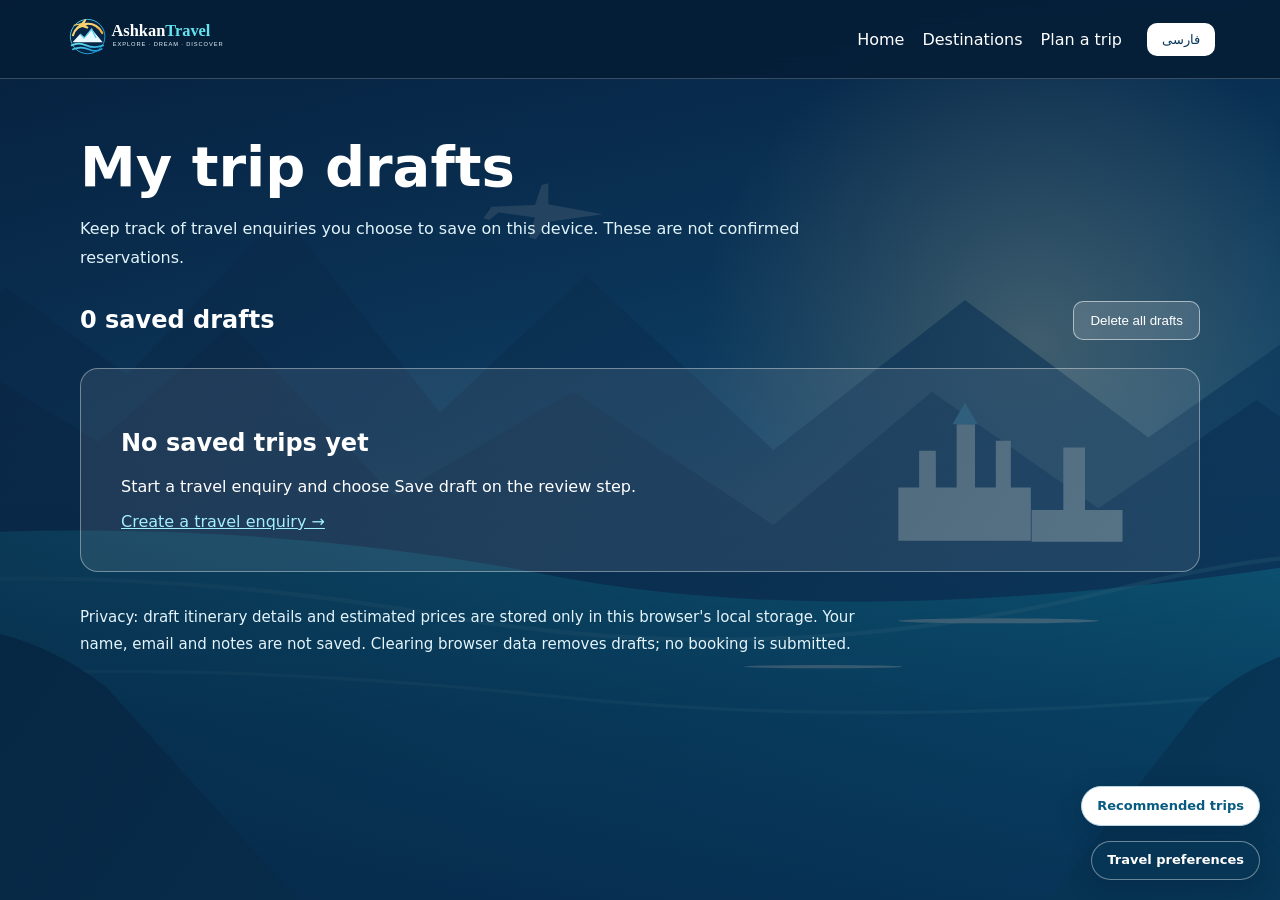
<file: my-trips.html>
<!doctype html><html lang="en" dir="ltr"><head><meta charset="utf-8"><meta name="viewport" content="width=device-width,initial-scale=1"><meta name="description" content="View locally saved Ashkan Travel enquiry drafts. No account or confirmed bookings."><title>My Trips | Ashkan Travel</title><link rel="stylesheet" href="css/stage14-trips.css"></head><body class="trips-page"><header class="trips-header"><a href="index.html"><img src="pics/ashkan-travel-logo.svg" alt="Ashkan Travel"></a><nav aria-label="Main navigation"><a href="index.html" data-en="Home" data-fa="خانه">Home</a><a href="explore.html" data-en="Destinations" data-fa="مقصدها">Destinations</a><a href="booking.html" data-en="Plan a trip" data-fa="برنامه‌ریزی سفر">Plan a trip</a></nav><button id="trips-language" type="button">فارسی</button></header><main class="trips-main"><h1 data-en="My trip drafts" data-fa="پیش‌نویس سفرهای من">My trip drafts</h1><p class="trips-intro" data-en="Keep track of travel enquiries you choose to save on this device. These are not confirmed reservations." data-fa="درخواست‌های سفری را که خودتان در این دستگاه ذخیره می‌کنید مشاهده کنید. این موارد رزرو تأییدشده نیستند.">Keep track of travel enquiries you choose to save on this device. These are not confirmed reservations.</p><section aria-label="Saved drafts"><div class="trips-summary"><strong><span id="trip-count">0</span> <span data-en="saved drafts" data-fa="پیش‌نویس ذخیره‌شده">saved drafts</span></strong><button id="clear-trips" type="button" data-en="Delete all drafts" data-fa="حذف همه پیش‌نویس‌ها">Delete all drafts</button></div><div id="trip-list" class="trip-grid"></div><div id="trip-empty" class="trips-empty" hidden><h2 data-en="No saved trips yet" data-fa="هنوز سفری ذخیره نشده است">No saved trips yet</h2><p data-en="Start a travel enquiry and choose Save draft on the review step." data-fa="یک درخواست سفر آغاز کنید و در مرحله بررسی، ذخیره پیش‌نویس را انتخاب کنید.">Start a travel enquiry and choose Save draft on the review step.</p><a href="booking.html" data-en="Create a travel enquiry →" data-fa="ایجاد درخواست سفر ←">Create a travel enquiry →</a></div></section><p class="trips-privacy" data-en="Privacy: draft itinerary details and estimated prices are stored only in this browser's local storage. Your name, email and notes are not saved. Clearing browser data removes drafts; no booking is submitted." data-fa="حریم خصوصی: جزئیات سفر و قیمت تخمینی فقط در حافظه محلی این مرورگر ذخیره می‌شوند. نام، ایمیل و یادداشت‌های شما ذخیره نمی‌شوند. با پاک‌کردن داده‌های مرورگر پیش‌نویس‌ها حذف می‌شوند و هیچ رزروی ارسال نمی‌شود.">Privacy: draft itinerary details and estimated prices are stored only in this browser's local storage. Your name, email and notes are not saved. Clearing browser data removes drafts; no booking is submitted.</p></main><script defer src="js/stage14-trips.js"></script><a href="profile.html" class="stage15-profile-link" data-en="Travel preferences" data-fa="ترجیحات سفر" aria-label="Travel preferences">⚙ <span>Preferences</span></a><link rel="stylesheet" href="css/stage15-link.css"><script defer src="js/stage15-link.js"></script><a class="stage16-recommend-link" href="recommendations.html" data-en="Recommended trips" data-fa="سفرهای پیشنهادی">✦ <span>Recommended trips</span></a><link rel="stylesheet" href="css/stage16-shortcut.css"><script defer src="js/stage16-shortcut.js"></script></body></html>
</file>
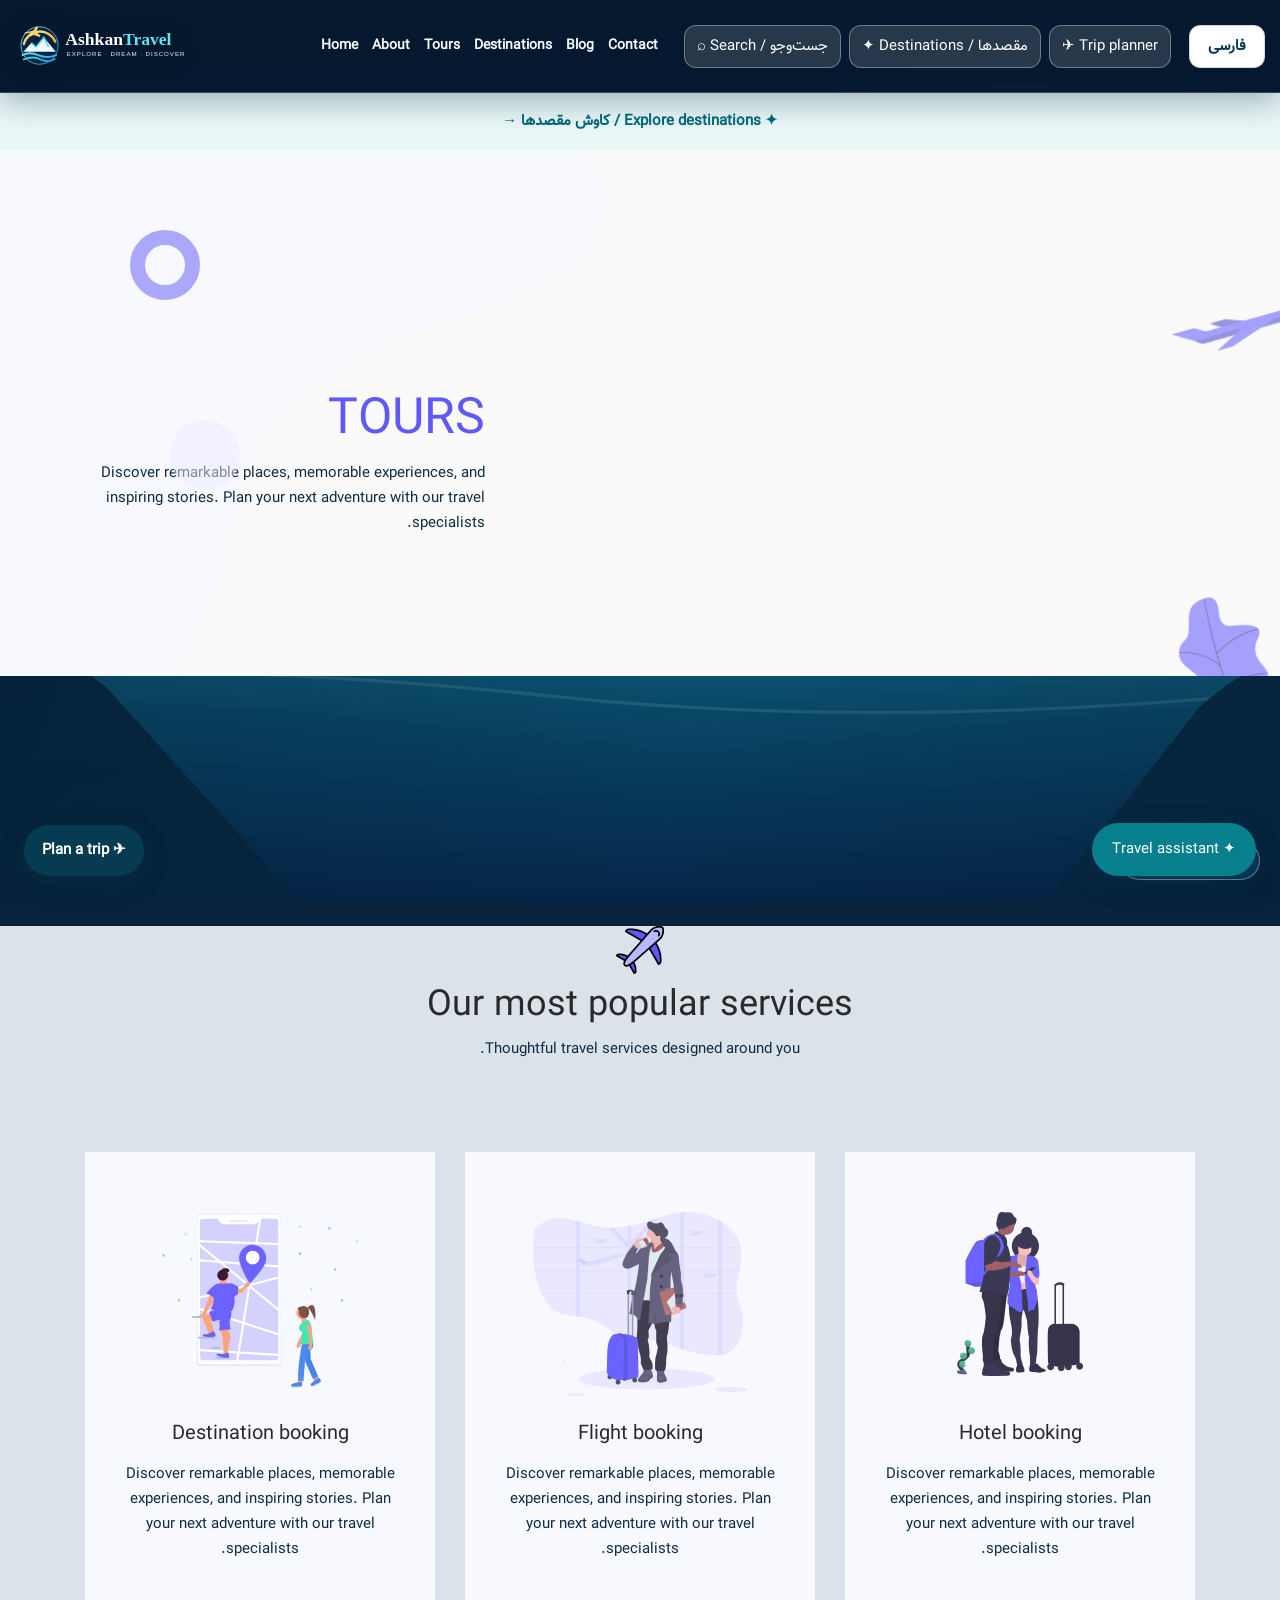
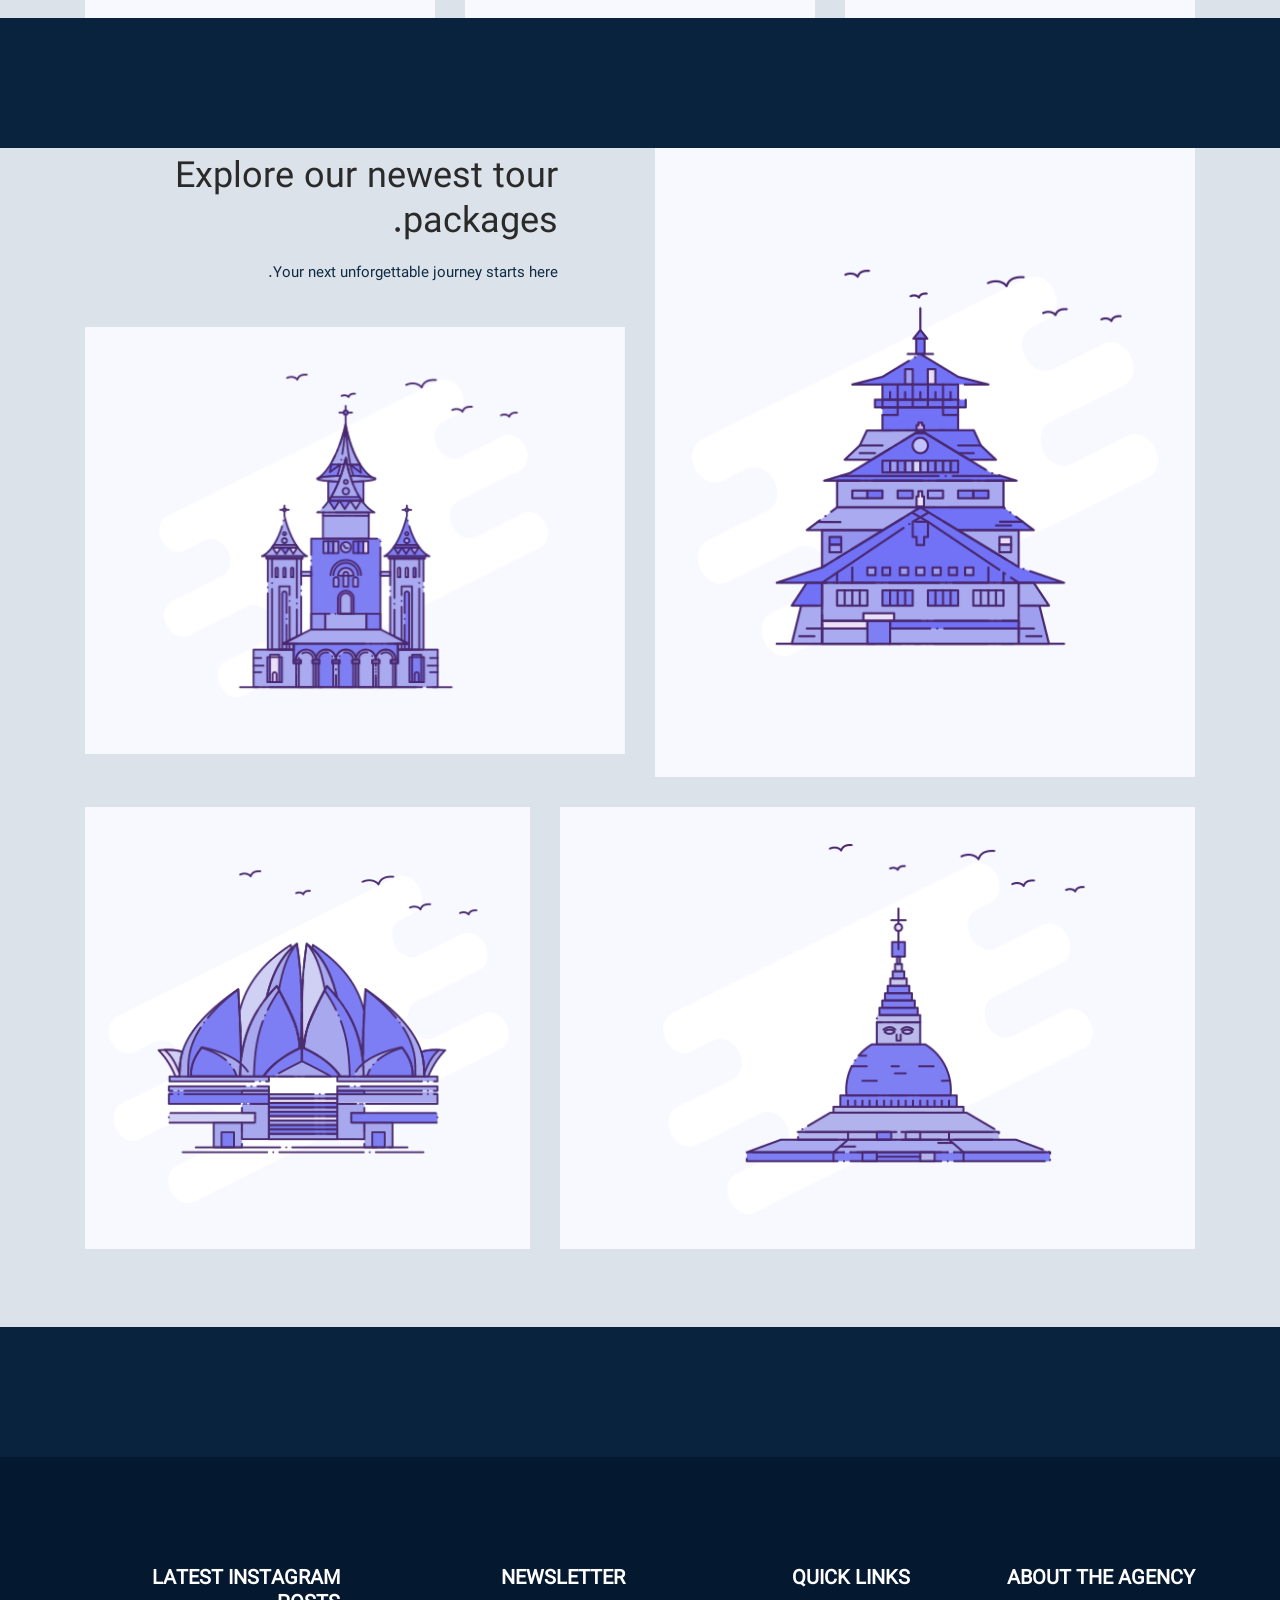
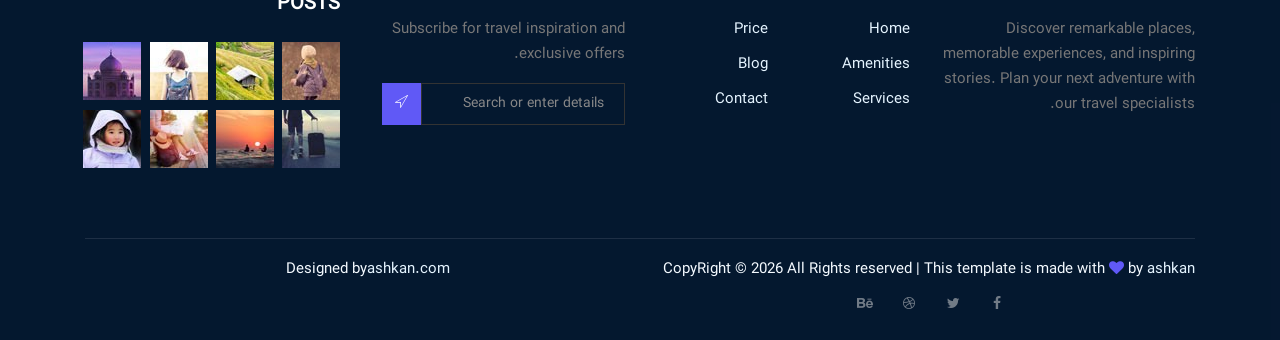
<file: package.html>
<!DOCTYPE html>

<html dir="ltr" lang="en">
<head>
<meta charset="utf-8"/>
<meta content="IE=edge" http-equiv="X-UA-Compatible"/>
<meta content="width=device-width, initial-scale=1" name="viewport"/>
<title>Ashkan Travel | Package</title>
<link href="css/bootstrap.min.css" rel="stylesheet"/>
<link href="css/font-awesome.min.css" rel="stylesheet"/>
<link href="css/themify-icons.css" rel="stylesheet"/>
<link href="css/linericon.css" rel="stylesheet"/>
<link href="css/owl.theme.default.min.css" rel="stylesheet"/>
<link href="css/owl.carousel.min.css" rel="stylesheet"/>
<link href="css/flaticon.css" rel="stylesheet"/>
<link href="css/nice-select.css" rel="stylesheet"/>
<link href="css/style.css" rel="stylesheet" type="text/css"/>
<meta content="Explore curated destinations, inspiring travel stories, and memorable tours with Ashkan Travel." name="description"/><link href="css/ashkan-enhancements.css" rel="stylesheet"/><link href="css/premium-stage4.css" rel="stylesheet"/>
<link href="css/global-cinematic.css" rel="stylesheet"/><link rel="stylesheet" href="css/stage6-brand.css"/><link rel="stylesheet" href="css/stage7-navigation.css"/><link rel="stylesheet" href="css/stage8-header-fix.css"><link rel="stylesheet" href="css/stage9-header.css"><link rel="stylesheet" href="css/stage10-visual.css"><link rel="stylesheet" href="css/stage11-discovery.css"></head>
<body class="travel-cinematic">
<!--================ Header Menu Area start =================-->
<header class="header_area stage8-header"><div class="main_menu"><nav class="navbar navbar-expand-lg navbar-dark" aria-label="Primary navigation"><div class="container box_1620"><a class="navbar-brand logo_h ashkan-brand" href="index.html" aria-label="Ashkan Travel — Home"><img src="pics/ashkan-travel-logo.svg" alt="Ashkan Travel" width="245" height="58"></a><button class="navbar-toggler" type="button" data-toggle="collapse" data-target="#navbarSupportedContent" aria-controls="navbarSupportedContent" aria-expanded="false" aria-label="Toggle navigation"><span class="navbar-toggler-icon"></span></button><div class="collapse navbar-collapse" id="navbarSupportedContent"><ul class="navbar-nav menu_nav ml-auto"><li class="nav-item"><a class="nav-link" href="index.html" data-i18n-en="Home" data-i18n-fa="خانه">Home</a></li><li class="nav-item"><a class="nav-link" href="about.html" data-i18n-en="About" data-i18n-fa="درباره ما">About</a></li><li class="nav-item"><a class="nav-link" href="package.html" data-i18n-en="Tours" data-i18n-fa="تورها">Tours</a></li><li class="nav-item"><a class="nav-link" href="explore.html" data-i18n-en="Destinations" data-i18n-fa="مقصدها">Destinations</a></li><li class="nav-item"><a class="nav-link" href="blog.html" data-i18n-en="Blog" data-i18n-fa="وبلاگ">Blog</a></li><li class="nav-item"><a class="nav-link" href="contact.html" data-i18n-en="Contact" data-i18n-fa="تماس">Contact</a></li></ul></div></div></nav></div></header><div style="text-align:center;padding:16px;background:#e9f7f7"><a href="explore.html" style="color:#006b7b;font-weight:700">✦ Explore destinations / کاوش مقصدها →</a></div>
<!--================Header Menu Area =================-->
<!--================Hero Banner SM Area Start =================-->
<section class="hero-banner-sm magic-ball magic-ball-banner" data-300-top="background-position: 0px -80px" data-anchor-target="#parallax-1" data-top-bottom="background-position: 0 100px" id="parallax-1">
<div class="container">
<div class="hero-banner-sm-content">
<h1><span data-i18n-en="Tours" data-i18n-fa="پکیج ها">Tours</span></h1>
<p><span data-i18n-en="Discover remarkable places, memorable experiences, and inspiring stories. Plan your next adventure with our travel specialists." data-i18n-fa="سفر پر از شرایط غیرقابل پیش بینی است. فرض کنید شما با نامزدتان یا کسی که قرار است در کار با آن شریک بشوید به سفر بروید.">Discover remarkable places, memorable experiences, and inspiring stories. Plan your next adventure with our travel specialists.</span></p>
</div>
</div>
</section>
<!--================Hero Banner SM Area End =================-->
<!--================Service Area Start =================-->
<section class="section-margin generic-margin">
<div class="container">
<div class="section-intro text-center pb-90px">
<img alt="" class="section-intro-img" src="pics/home/section-icon.png"/>
<h2><span data-i18n-en="Our most popular services" data-i18n-fa="محبوب ترین سرویس های ما">Our most popular services</span></h2>
<p><span data-i18n-en="Thoughtful travel services designed around you." data-i18n-fa="محبوب ترین سرویس های ما که ما را از دیگران متمایز کرده است">Thoughtful travel services designed around you.</span></p>
</div>
<div class="row">
<div class="col-md-6 col-lg-4 mb-4 mb-lg-0">
<div class="service-card text-center">
<div class="service-card-img">
<img alt="" class="img-fluid" src="pics/home/service1.png"/>
</div>
<div class="service-card-body">
<h3><span data-i18n-en="Hotel booking" data-i18n-fa="رزرو هتل">Hotel booking</span></h3>
<p><span data-i18n-en="Discover remarkable places, memorable experiences, and inspiring stories. Plan your next adventure with our travel specialists." data-i18n-fa="احتمالاً خیلی از ما همین چند سال پیش را به خاطر داریم که هنوز امکان رزرو آنلاین هتل فراهم نبود؛ در آن زمان مجبور بودیم بعد از رسیدن به مقصد هتل‌مان را رزرو کنیم.">Discover remarkable places, memorable experiences, and inspiring stories. Plan your next adventure with our travel specialists.</span></p>
</div>
</div>
</div>
<div class="col-md-6 col-lg-4 mb-4 mb-lg-0">
<div class="service-card text-center">
<div class="service-card-img">
<img alt="" class="img-fluid" src="pics/home/service2.png"/>
</div>
<div class="service-card-body">
<h3><span data-i18n-en="Flight booking" data-i18n-fa="رزرو پرواز">Flight booking</span></h3>
<p><span data-i18n-en="Discover remarkable places, memorable experiences, and inspiring stories. Plan your next adventure with our travel specialists." data-i18n-fa="بزرگترین و معتبرترین سایت خرید اینترنتی بلیط هواپیما، قطار و اتوبوس در کشور است و در این مدت توانسته رضایت درصد قابل توجهی از کاربران را به دست بیاورد.">Discover remarkable places, memorable experiences, and inspiring stories. Plan your next adventure with our travel specialists.</span></p>
</div>
</div>
</div>
<div class="col-md-6 col-lg-4 mb-4 mb-lg-0">
<div class="service-card text-center">
<div class="service-card-img">
<img alt="" class="img-fluid" src="pics/home/service3.png"/>
</div>
<div class="service-card-body">
<h3><span data-i18n-en="Destination booking" data-i18n-fa="رزرو مقصد">Destination booking</span></h3>
<p><span data-i18n-en="Discover remarkable places, memorable experiences, and inspiring stories. Plan your next adventure with our travel specialists." data-i18n-fa="در سال‌های اخیر شتاب زندگی روزمره بالا رفته‌است و به‌تبع آن، ما زمان کمتری برای چیدن مقدمات سفر در اختیار داریم؛ مجبوریم از کمترین زمان‌هایمان بهترین استفاده را ببریم،">Discover remarkable places, memorable experiences, and inspiring stories. Plan your next adventure with our travel specialists.</span></p>
</div>
</div>
</div>
</div>
</div>
</section>
<!--================Service Area End =================-->
<!--================Tour section Start =================-->
<section class="section-margin pb-xl-5">
<div class="container">
<div class="row">
<div class="col-md-6">
<div class="tour-card">
<img alt="" class="card-img rounded-0" src="pics/home/tour1.png"/>
<div class="tour-card-overlay">
<div class="media">
<div class="media-body">
<h4><span data-i18n-en="Paris tour" data-i18n-fa="تور پاریس">Paris tour</span></h4>
<small><span data-i18n-en="5 days" data-i18n-fa="5 روز">5 days</span></small>
<p><span data-i18n-en="Expert guidance for every traveler." data-i18n-fa="ما به درستی گردشگر خود را راهنمایی میکنیم">Expert guidance for every traveler.</span></p>
</div>
<div class="media-price">
<h4 class="text-primary"><span data-i18n-en="From $50 (indicative)" data-i18n-fa="5 میلیون تومان">From $50 (indicative)</span></h4>
</div>
</div>
</div>
</div>
</div>
<div class="col-md-6">
<div class="row">
<div class="col-lg-10 offset-lg-1">
<div class="tour-content">
<h2><span data-i18n-en="Explore our newest tour packages." data-i18n-fa="ما به شما پیشنهاد جدیدترین تورمان را میدهیم">Explore our newest tour packages.</span></h2>
<p><span data-i18n-en="Your next unforgettable journey starts here." data-i18n-fa="مطمئن باشید سفری بی نظیر با اکتشافاتی جدید پیش روی شما خواهید بود">Your next unforgettable journey starts here.</span></p>
</div>
</div>
</div>
<div class="tour-card">
<img alt="" class="card-img rounded-0" src="pics/home/tour2.png"/>
<div class="tour-card-overlay">
<div class="media">
<div class="media-body">
<h4><span data-i18n-en="India tour" data-i18n-fa="تور هند">India tour</span></h4>
<small><span data-i18n-en="5 days" data-i18n-fa="5 روز">5 days</span></small>
<p><span data-i18n-en="Your next unforgettable journey starts here." data-i18n-fa="مطمئن باشید سفری بی نظیر با اکتشافاتی جدید پیش روی شما خواهید بود">Your next unforgettable journey starts here.</span></p>
</div>
<div class="media-price">
<h4 class="text-primary"><span data-i18n-en="From $30 (indicative)" data-i18n-fa="3 میلیون تومان">From $30 (indicative)</span></h4>
</div>
</div>
</div>
</div>
</div>
</div>
<div class="row">
<div class="col-md-6 col-lg-7">
<div class="tour-card">
<img alt="" class="card-img rounded-0" src="pics/home/tour3.png"/>
<div class="tour-card-overlay">
<div class="media">
<div class="media-body">
<h4><span data-i18n-en="Netherlands tour" data-i18n-fa="تور هلند">Netherlands tour</span></h4>
<small><span data-i18n-en="8 days" data-i18n-fa="8 روز">8 days</span></small>
<p><span data-i18n-en="Your next unforgettable journey starts here." data-i18n-fa="مطمئن باشید سفری بی نظیر با اکتشافاتی جدید پیش روی شما خواهید بود">Your next unforgettable journey starts here.</span></p>
</div>
<div class="media-price">
<h4 class="text-primary"><span data-i18n-en="From $100 (indicative)" data-i18n-fa="10 میلیون تومان">From $100 (indicative)</span></h4>
</div>
</div>
</div>
</div>
</div>
<div class="col-md-6 col-lg-5">
<div class="tour-card">
<img alt="" class="card-img rounded-0" src="pics/home/tour4.png"/>
<div class="tour-card-overlay">
<div class="media">
<div class="media-body">
<h4><span data-i18n-en="France tour" data-i18n-fa="تور فرانسه">France tour</span></h4>
<small><span data-i18n-en="One week" data-i18n-fa="یک هفته">One week</span></small>
<p><span data-i18n-en="Your next unforgettable journey starts here." data-i18n-fa="مطمئن باشید سفری بی نظیر با اکتشافاتی جدید پیش روی شما خواهید بود">Your next unforgettable journey starts here.</span></p>
</div>
<div class="media-price">
<h4 class="text-primary"><span data-i18n-en="From $200 (indicative)" data-i18n-fa="20 میلیون تومان">From $200 (indicative)</span></h4>
</div>
</div>
</div>
</div>
</div>
</div>
</div>
</section>
<!--================Tour section End =================-->
<!-- ================ start footer Area ================= -->
<footer class="footer-area">
<div class="container">
<div class="row">
<div class="col-lg-3 col-md-6 col-sm-6">
<div class="single-footer-widget">
<h6><span data-i18n-en="About the agency" data-i18n-fa="در مورد آژانس">About the agency</span></h6>
<p><span data-i18n-en="Discover remarkable places, memorable experiences, and inspiring stories. Plan your next adventure with our travel specialists." data-i18n-fa="سفر پر از شرایط متفاوت و غیرقابل پیش بینی است. فرض کنید شما با نامزدتان یا کسی که قرار است در کار با آن شریک بشوید به سفر بروید. در حین سفر می‌توانید اخلاقیات طرف مقابل را بفهمید.">Discover remarkable places, memorable experiences, and inspiring stories. Plan your next adventure with our travel specialists.</span></p>
</div>
</div>
<div class="col-lg-3 col-md-6 col-sm-6">
<div class="single-footer-widget">
<h6><span data-i18n-en="Quick links" data-i18n-fa="دسترسی سریع">Quick links</span></h6>
<div class="row">
<div class="col">
<ul>
<li><a href="#"><span data-i18n-en="Home" data-i18n-fa="صفحه نخست">Home</span></a></li>
<li><a href="#"><span data-i18n-en="Amenities" data-i18n-fa="امکانات">Amenities</span></a></li>
<li><a href="#"><span data-i18n-en="Services" data-i18n-fa="سرویس ها">Services</span></a></li>
</ul>
</div>
<div class="col">
<ul>
<li><a href="#"><span data-i18n-en="Price" data-i18n-fa="قیمت">Price</span></a></li>
<li><a href="#"><span data-i18n-en="Blog" data-i18n-fa="بلاگ">Blog</span></a></li>
<li><a href="#"><span data-i18n-en="Contact" data-i18n-fa="تماس با ما">Contact</span></a></li>
</ul>
</div>
</div>
</div>
</div>
<div class="col-lg-3 col-md-6 col-sm-6">
<div class="single-footer-widget">
<h6><span data-i18n-en="Newsletter" data-i18n-fa="خبرنامه">Newsletter</span></h6>
<p><span data-i18n-en="Subscribe for travel inspiration and exclusive offers." data-i18n-fa="در خبرنامه ثبت نام کنید تا از آخرین اخبار و تخفیف های ما با خبر شوید">Subscribe for travel inspiration and exclusive offers.</span></p>
<div id="mc_embed_signup">
<form action="" class="subscription relative" method="get" target="_blank">
<div class="input-group d-flex flex-row">
<input data-placeholder-en="Search or enter details" data-placeholder-fa="ایمیل" name="EMAIL" onblur="this.placeholder = 'ایمیل '" onfocus="this.placeholder = ''" placeholder="Search or enter details" required="" type="email"/>
<button class="btn bb-btn"><span class="lnr lnr-location"></span></button>
</div>
<div class="mt-10 info"></div>
</form>
</div>
</div>
</div>
<div class="col-lg-3 col-md-6 col-sm-6">
<div class="single-footer-widget mail-chimp">
<h6 class="mb-20"><span data-i18n-en="Latest Instagram posts" data-i18n-fa="اخرین پست اینستا">Latest Instagram posts</span></h6>
<ul class="instafeed d-flex flex-wrap">
<li><img alt="" src="pics/instagram/i1.jpg"/></li>
<li><img alt="" src="pics/instagram/i2.jpg"/></li>
<li><img alt="" src="pics/instagram/i3.jpg"/></li>
<li><img alt="" src="pics/instagram/i4.jpg"/></li>
<li><img alt="" src="pics/instagram/i5.jpg"/></li>
<li><img alt="" src="pics/instagram/i6.jpg"/></li>
<li><img alt="" src="pics/instagram/i7.jpg"/></li>
<li><img alt="" src="pics/instagram/i8.jpg"/></li>
</ul>
</div>
</div>
</div>
<div class="footer-bottom">
<div class="row align-items-center">
<p class="col-lg-8 col-sm-12 footer-text m-0 text-center text-lg-right"><!-- Link back to ashkan can't be removed. Template is licensed under CC BY 3.0. -->
					CopyRight © <script>document.write(new Date().getFullYear());</script> All Rights reserved | This template is made with <i aria-hidden="true" class="fa fa-heart"></i> by <a href="https://ashkan.com" target="_blank">ashkan</a>
<div><span data-i18n-en="Designed by" data-i18n-fa="فارسی و راست چین شده توسط">Designed by</span><a href="https://www.ashkan.com" target="_blank">ashkan.com</a></div>
<!-- Link back to ashkan can't be removed. Template is licensed under CC BY 3.0. -->
</p>
<div class="col-lg-4 col-sm-12 footer-social text-center text-lg-left">
<a href="#"><i class="fa fa-facebook-f"></i></a>
<a href="#"><i class="fa fa-twitter"></i></a>
<a href="#"><i class="fa fa-dribbble"></i></a>
<a href="#"><i class="fa fa-behance"></i></a>
</div>
</div>
</div>
</div>
</footer>
<!-- ================ End footer Area ================= -->
<script src="js/jquery-3.1.1.min.js"></script>
<script src="js/bootstrap.bundle.min.js"></script>
<script src="js/owl.carousel.min.js"></script>
<script src="js/jquery.nice-select.min.js"></script>
<script src="js/jquery.ajaxchimp.min.js"></script>
<script src="js/skrollr.min.js"></script>
<script src="js/main.js"></script>
<script defer="True" src="js/ashkan-enhancements.js"></script><a class="ashkan-planner-link" data-i18n-en="✈ Plan a trip" data-i18n-fa="✈ برنامه سفر" href="planner.html">✈ Plan a trip</a><script defer src="js/stage7-navigation.js"></script><a href="profile.html" class="stage15-profile-link" data-en="Travel preferences" data-fa="ترجیحات سفر" aria-label="Travel preferences">⚙ <span>Preferences</span></a><link rel="stylesheet" href="css/stage15-link.css"><script defer src="js/stage15-link.js"></script></body><!-- This template has been downloaded from ashkan.com -->
</html>
</file>
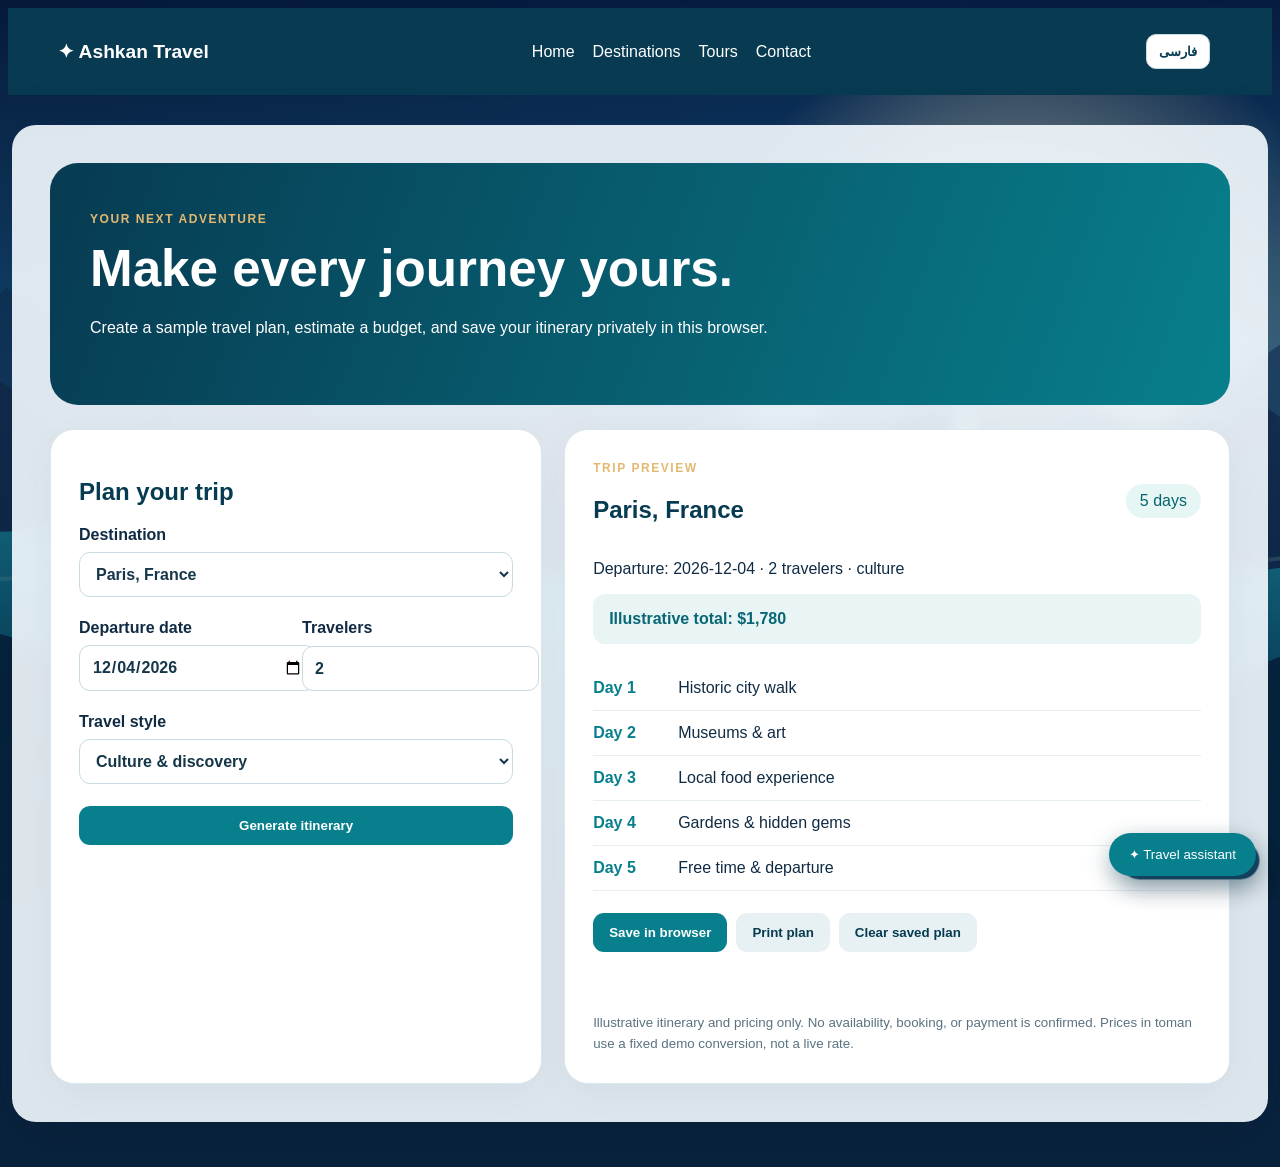
<file: planner.html>
<!DOCTYPE html>
<html dir="ltr" lang="en"><head><meta charset="utf-8"/><meta content="width=device-width,initial-scale=1" name="viewport"/><meta content="Plan a personalized travel itinerary with Ashkan Travel's bilingual trip planner." name="description"/><title>Trip Planner | Ashkan Travel</title><link href="css/ashkan-enhancements.css" rel="stylesheet"/><link href="css/premium-stage4.css" rel="stylesheet">
</link><link href="css/global-cinematic.css" rel="stylesheet"/><link rel="stylesheet" href="css/stage6-brand.css"/><link rel="stylesheet" href="css/stage7-navigation.css"/><link rel="stylesheet" href="css/stage10-visual.css"><link rel="stylesheet" href="css/stage11-discovery.css"></head><body class="planner-page travel-cinematic"><header class="planner-nav"><a class="planner-brand" href="index.html">✦ Ashkan Travel</a><nav aria-label="Primary"><a data-i18n-en="Home" data-i18n-fa="خانه" href="index.html">Home</a><a data-i18n-en="Destinations" data-i18n-fa="مقصدها" href="explore.html">Destinations</a><a data-i18n-en="Tours" data-i18n-fa="تورها" href="package.html">Tours</a><a data-i18n-en="Contact" data-i18n-fa="تماس" href="contact.html">Contact</a></nav></header><main class="planner-shell"><section class="planner-hero"><span class="eyebrow" data-i18n-en="YOUR NEXT ADVENTURE" data-i18n-fa="ماجراجویی بعدی شما">YOUR NEXT ADVENTURE</span><h1 data-i18n-en="Make every journey yours." data-i18n-fa="سفر خودت را بساز.">Make every journey yours.</h1><p data-i18n-en="Create a sample travel plan, estimate a budget, and save your itinerary privately in this browser." data-i18n-fa="برنامه سفر نمونه بسازید، بودجه را تخمین بزنید و برنامه را در مرورگر ذخیره کنید.">Create a sample travel plan, estimate a budget, and save your itinerary privately in this browser.</p></section><div class="planner-layout"><section class="planner-panel"><h2 data-i18n-en="Plan your trip" data-i18n-fa="برنامه‌ریزی سفر">Plan your trip</h2><form id="planner-form"><label><span data-i18n-en="Destination" data-i18n-fa="مقصد">Destination</span><select id="plan-destination"><option data-i18n-en="Paris, France" data-i18n-fa="پاریس، فرانسه" value="paris">Paris, France</option><option data-i18n-en="India highlights" data-i18n-fa="جاذبه‌های هند" value="india">India highlights</option><option data-i18n-en="Amsterdam, Netherlands" data-i18n-fa="آمستردام، هلند" value="netherlands">Amsterdam, Netherlands</option></select></label><div class="planner-pair"><label><span data-i18n-en="Departure date" data-i18n-fa="تاریخ حرکت">Departure date</span><input id="plan-date" required="" type="date"/></label><label><span data-i18n-en="Travelers" data-i18n-fa="تعداد مسافران">Travelers</span><input id="plan-guests" max="12" min="1" required="" type="number" value="2"/></label></div><label><span data-i18n-en="Travel style" data-i18n-fa="سبک سفر">Travel style</span><select id="plan-style"><option data-i18n-en="Culture &amp; discovery" data-i18n-fa="فرهنگ و اکتشاف" value="culture">Culture &amp; discovery</option><option data-i18n-en="Relaxed getaway" data-i18n-fa="سفر آرامش‌بخش" value="relax">Relaxed getaway</option><option data-i18n-en="Adventure &amp; outdoors" data-i18n-fa="ماجراجویی و طبیعت" value="adventure">Adventure &amp; outdoors</option></select></label><button class="planner-primary" data-i18n-en="Generate itinerary" data-i18n-fa="ساخت برنامه سفر" type="submit">Generate itinerary</button></form></section><section aria-live="polite" class="planner-panel planner-result"><div class="planner-result-top"><div><span class="eyebrow" data-i18n-en="TRIP PREVIEW" data-i18n-fa="پیش‌نمایش سفر">TRIP PREVIEW</span><h2 id="plan-title">Paris, France</h2></div><span class="planner-pill" id="plan-days">5 days</span></div><p id="plan-summary"></p><div class="planner-budget" id="plan-budget"></div><ol class="planner-timeline" id="plan-itinerary"></ol><div class="planner-actions"><button data-i18n-en="Save in browser" data-i18n-fa="ذخیره در مرورگر" id="plan-save" type="button">Save in browser</button><button data-i18n-en="Print plan" data-i18n-fa="چاپ برنامه" id="plan-print" type="button">Print plan</button><button data-i18n-en="Clear saved plan" data-i18n-fa="حذف برنامه ذخیره‌شده" id="plan-clear" type="button">Clear saved plan</button></div><p id="plan-status" role="status"></p><small data-i18n-en="Illustrative itinerary and pricing only. No availability, booking, or payment is confirmed. Prices in toman use a fixed demo conversion, not a live rate." data-i18n-fa="برنامه و قیمت‌ها صرفاً نمایشی هستند؛ رزرو، موجودی یا پرداخت تأیید نمی‌شود. تبدیل تومان با نرخ ثابت نمایشی است، نه نرخ روز.">Illustrative itinerary and pricing only. No availability, booking, or payment is confirmed. Prices in toman use a fixed demo conversion, not a live rate.</small></section></div></main><script defer="" src="js/ashkan-enhancements.js"></script><script defer="" src="js/trip-planner.js"></script><script defer src="js/stage7-navigation.js"></script><script defer src="js/stage10-language.js"></script><a href="profile.html" class="stage15-profile-link" data-en="Travel preferences" data-fa="ترجیحات سفر" aria-label="Travel preferences">⚙ <span>Preferences</span></a><link rel="stylesheet" href="css/stage15-link.css"><script defer src="js/stage15-link.js"></script></body></html>
</file>
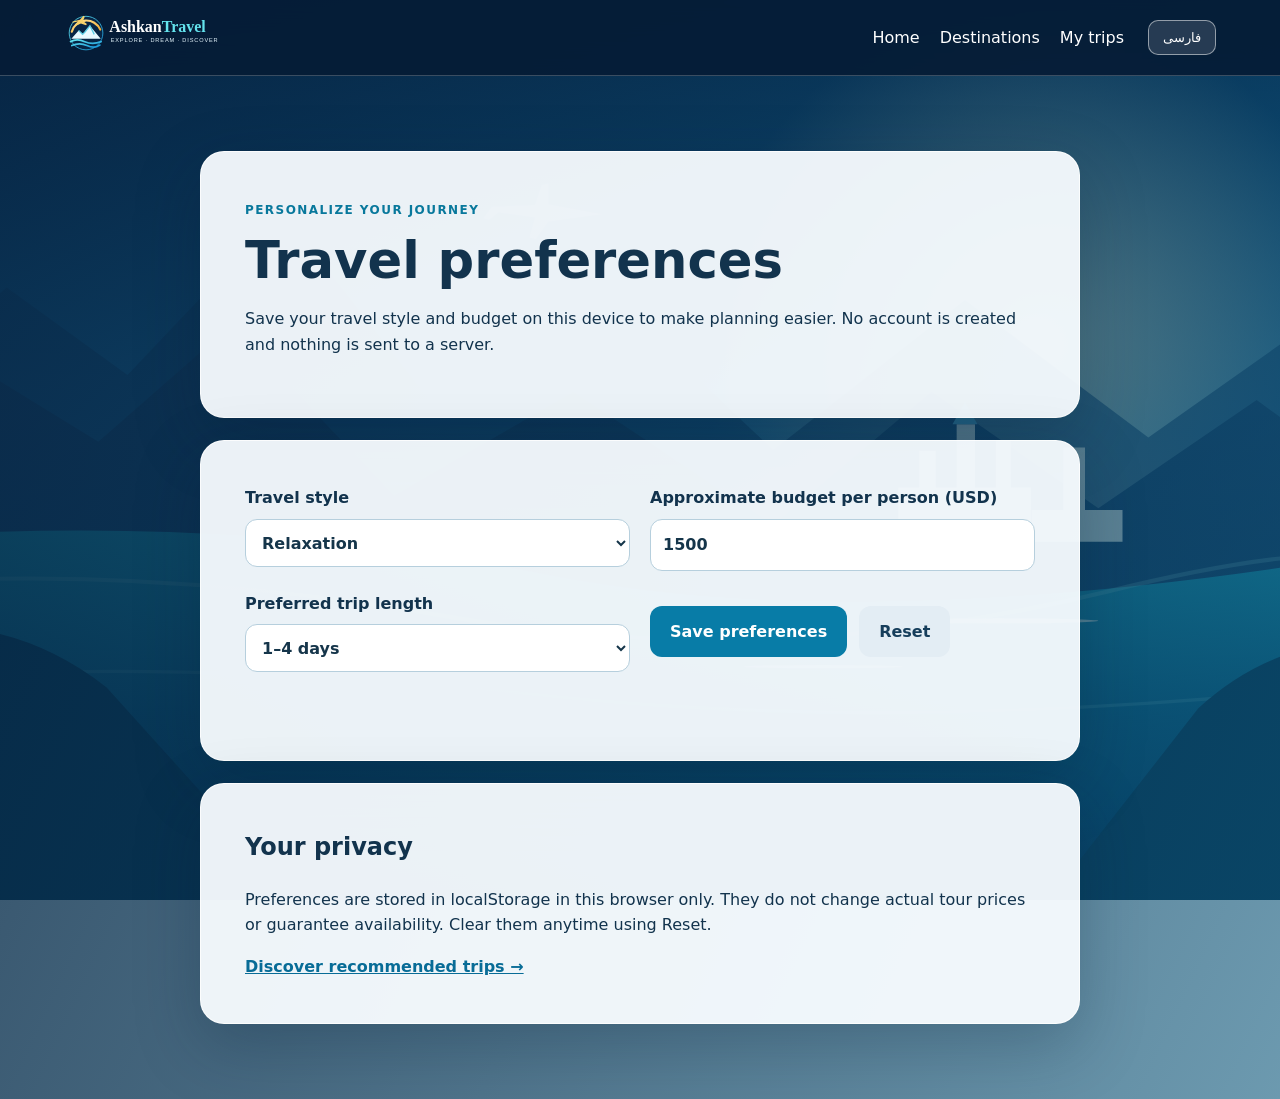
<file: profile.html>
<!doctype html><html lang="en" dir="ltr"><head><meta charset="utf-8"><meta name="viewport" content="width=device-width,initial-scale=1"><meta name="description" content="Personalize your Ashkan Travel experience on this device."><title>Travel Preferences | Ashkan Travel</title><link rel="stylesheet" href="css/stage15-profile.css"></head><body><header class="profile-header"><a href="index.html"><img src="pics/ashkan-travel-logo.svg" alt="Ashkan Travel"></a><nav aria-label="Main navigation"><a href="index.html" data-en="Home" data-fa="خانه">Home</a><a href="explore.html" data-en="Destinations" data-fa="مقصدها">Destinations</a><a href="my-trips.html" data-en="My trips" data-fa="سفرهای من">My trips</a></nav><button type="button" id="switch-lang">فارسی</button></header><main><div class="intro"><span class="eyebrow" data-en="PERSONALIZE YOUR JOURNEY" data-fa="سفر دلخواه شما">PERSONALIZE YOUR JOURNEY</span><h1 data-en="Travel preferences" data-fa="ترجیحات سفر">Travel preferences</h1><p data-en="Save your travel style and budget on this device to make planning easier. No account is created and nothing is sent to a server." data-fa="سبک سفر و بودجه خود را فقط در همین دستگاه ذخیره کنید. هیچ حسابی ساخته نمی‌شود و اطلاعات به سرور ارسال نمی‌شوند.">Save your travel style and budget on this device to make planning easier. No account is created and nothing is sent to a server.</p></div><form id="preferences" class="preferences"><label><span data-en="Travel style" data-fa="سبک سفر">Travel style</span><select id="style"><option value="relax" data-en="Relaxation" data-fa="آرامش">Relaxation</option><option value="adventure" data-en="Adventure" data-fa="ماجراجویی">Adventure</option><option value="culture" data-en="Culture and history" data-fa="فرهنگ و تاریخ">Culture and history</option><option value="family" data-en="Family-friendly" data-fa="خانوادگی">Family-friendly</option></select></label><label><span data-en="Approximate budget per person (USD)" data-fa="بودجه تقریبی هر نفر (دلار)">Approximate budget per person (USD)</span><input id="budget" type="number" min="100" max="50000" step="50" value="1500" required></label><label><span data-en="Preferred trip length" data-fa="مدت سفر موردعلاقه">Preferred trip length</span><select id="length"><option value="short" data-en="1–4 days" data-fa="۱ تا ۴ روز">1–4 days</option><option value="medium" data-en="5–9 days" data-fa="۵ تا ۹ روز">5–9 days</option><option value="long" data-en="10+ days" data-fa="۱۰ روز یا بیشتر">10+ days</option></select></label><div class="actions"><button type="submit" data-en="Save preferences" data-fa="ذخیره ترجیحات">Save preferences</button><button type="button" id="reset" class="secondary" data-en="Reset" data-fa="بازنشانی">Reset</button></div><p id="status" role="status" aria-live="polite"></p></form><section class="privacy"><h2 data-en="Your privacy" data-fa="حریم خصوصی شما">Your privacy</h2><p data-en="Preferences are stored in localStorage in this browser only. They do not change actual tour prices or guarantee availability. Clear them anytime using Reset." data-fa="ترجیحات فقط در حافظه محلی این مرورگر ذخیره می‌شوند. قیمت واقعی تورها یا ظرفیت را تغییر نمی‌دهند. هر زمان می‌توانید آن‌ها را بازنشانی کنید.">Preferences are stored in localStorage in this browser only. They do not change actual tour prices or guarantee availability. Clear them anytime using Reset.</p><a href="recommendations.html" data-en="Discover recommended trips →" data-fa="مشاهده سفرهای پیشنهادی ←">Discover recommended trips →</a></section></main><script defer src="js/stage15-profile.js"></script></body></html>
</file>
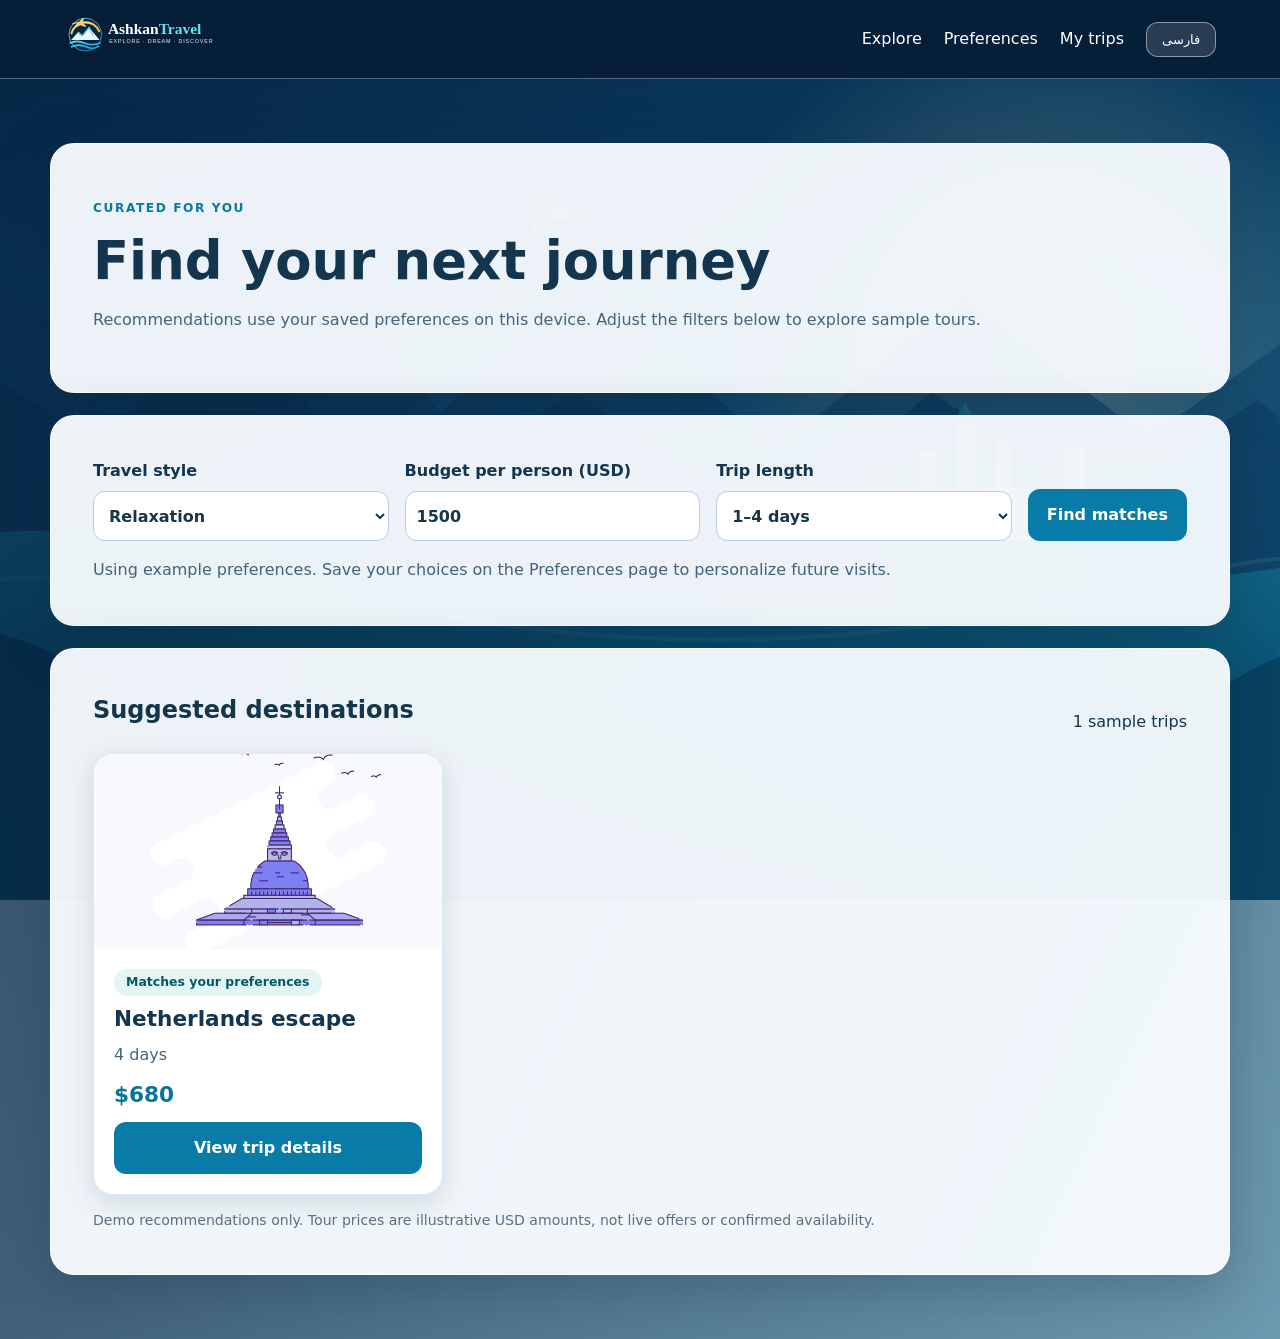
<file: recommendations.html>
<!doctype html><html lang="en" dir="ltr"><head><meta charset="utf-8"><meta name="viewport" content="width=device-width,initial-scale=1"><meta name="description" content="Discover example trips matched to your travel preferences."><title>Recommended Trips | Ashkan Travel</title><link rel="stylesheet" href="css/stage16-recommendations.css"></head><body><header class="rec-nav"><a href="index.html" aria-label="Ashkan Travel home"><img src="pics/ashkan-travel-logo.svg" alt="Ashkan Travel"></a><nav><a href="explore.html" data-en="Explore" data-fa="مقصدها">Explore</a><a href="profile.html" data-en="Preferences" data-fa="ترجیحات">Preferences</a><a href="my-trips.html" data-en="My trips" data-fa="سفرهای من">My trips</a></nav><button id="language" type="button">فارسی</button></header><main><section class="rec-intro"><p class="eyebrow" data-en="CURATED FOR YOU" data-fa="متناسب با سلیقه شما">CURATED FOR YOU</p><h1 data-en="Find your next journey" data-fa="سفر بعدی خود را پیدا کنید">Find your next journey</h1><p data-en="Recommendations use your saved preferences on this device. Adjust the filters below to explore sample tours." data-fa="پیشنهادها براساس ترجیحات ذخیره‌شده در همین دستگاه هستند. با فیلترهای زیر تورهای نمونه را بررسی کنید.">Recommendations use your saved preferences on this device. Adjust the filters below to explore sample tours.</p></section><section class="rec-panel" aria-label="Recommendation filters"><form id="rec-filters"><label><span data-en="Travel style" data-fa="سبک سفر">Travel style</span><select id="rec-style"><option value="relax" data-en="Relaxation" data-fa="آرامش">Relaxation</option><option value="adventure" data-en="Adventure" data-fa="ماجراجویی">Adventure</option><option value="culture" data-en="Culture & history" data-fa="فرهنگ و تاریخ">Culture & history</option><option value="family" data-en="Family-friendly" data-fa="خانوادگی">Family-friendly</option></select></label><label><span data-en="Budget per person (USD)" data-fa="بودجه هر نفر (دلار)">Budget per person (USD)</span><input id="rec-budget" type="number" min="100" max="50000" step="50" required value="1500"></label><label><span data-en="Trip length" data-fa="مدت سفر">Trip length</span><select id="rec-length"><option value="short" data-en="1–4 days" data-fa="۱ تا ۴ روز">1–4 days</option><option value="medium" data-en="5–9 days" data-fa="۵ تا ۹ روز">5–9 days</option><option value="long" data-en="10+ days" data-fa="۱۰ روز یا بیشتر">10+ days</option></select></label><button type="submit" data-en="Find matches" data-fa="یافتن پیشنهادها">Find matches</button></form><p id="rec-message" role="status" aria-live="polite"></p></section><section class="rec-results"><div class="rec-results-heading"><h2 data-en="Suggested destinations" data-fa="مقصدهای پیشنهادی">Suggested destinations</h2><p id="rec-count" aria-live="polite"></p></div><div id="rec-grid" class="rec-grid"></div><p class="disclaimer" data-en="Demo recommendations only. Tour prices are illustrative USD amounts, not live offers or confirmed availability." data-fa="پیشنهادها نمایشی هستند. قیمت‌ها به دلار و نمونه‌اند؛ پیشنهاد قطعی یا ظرفیت تأییدشده نیستند.">Demo recommendations only. Tour prices are illustrative USD amounts, not live offers or confirmed availability.</p></section></main><script defer src="js/stage16-recommendations.js"></script></body></html>
</file>
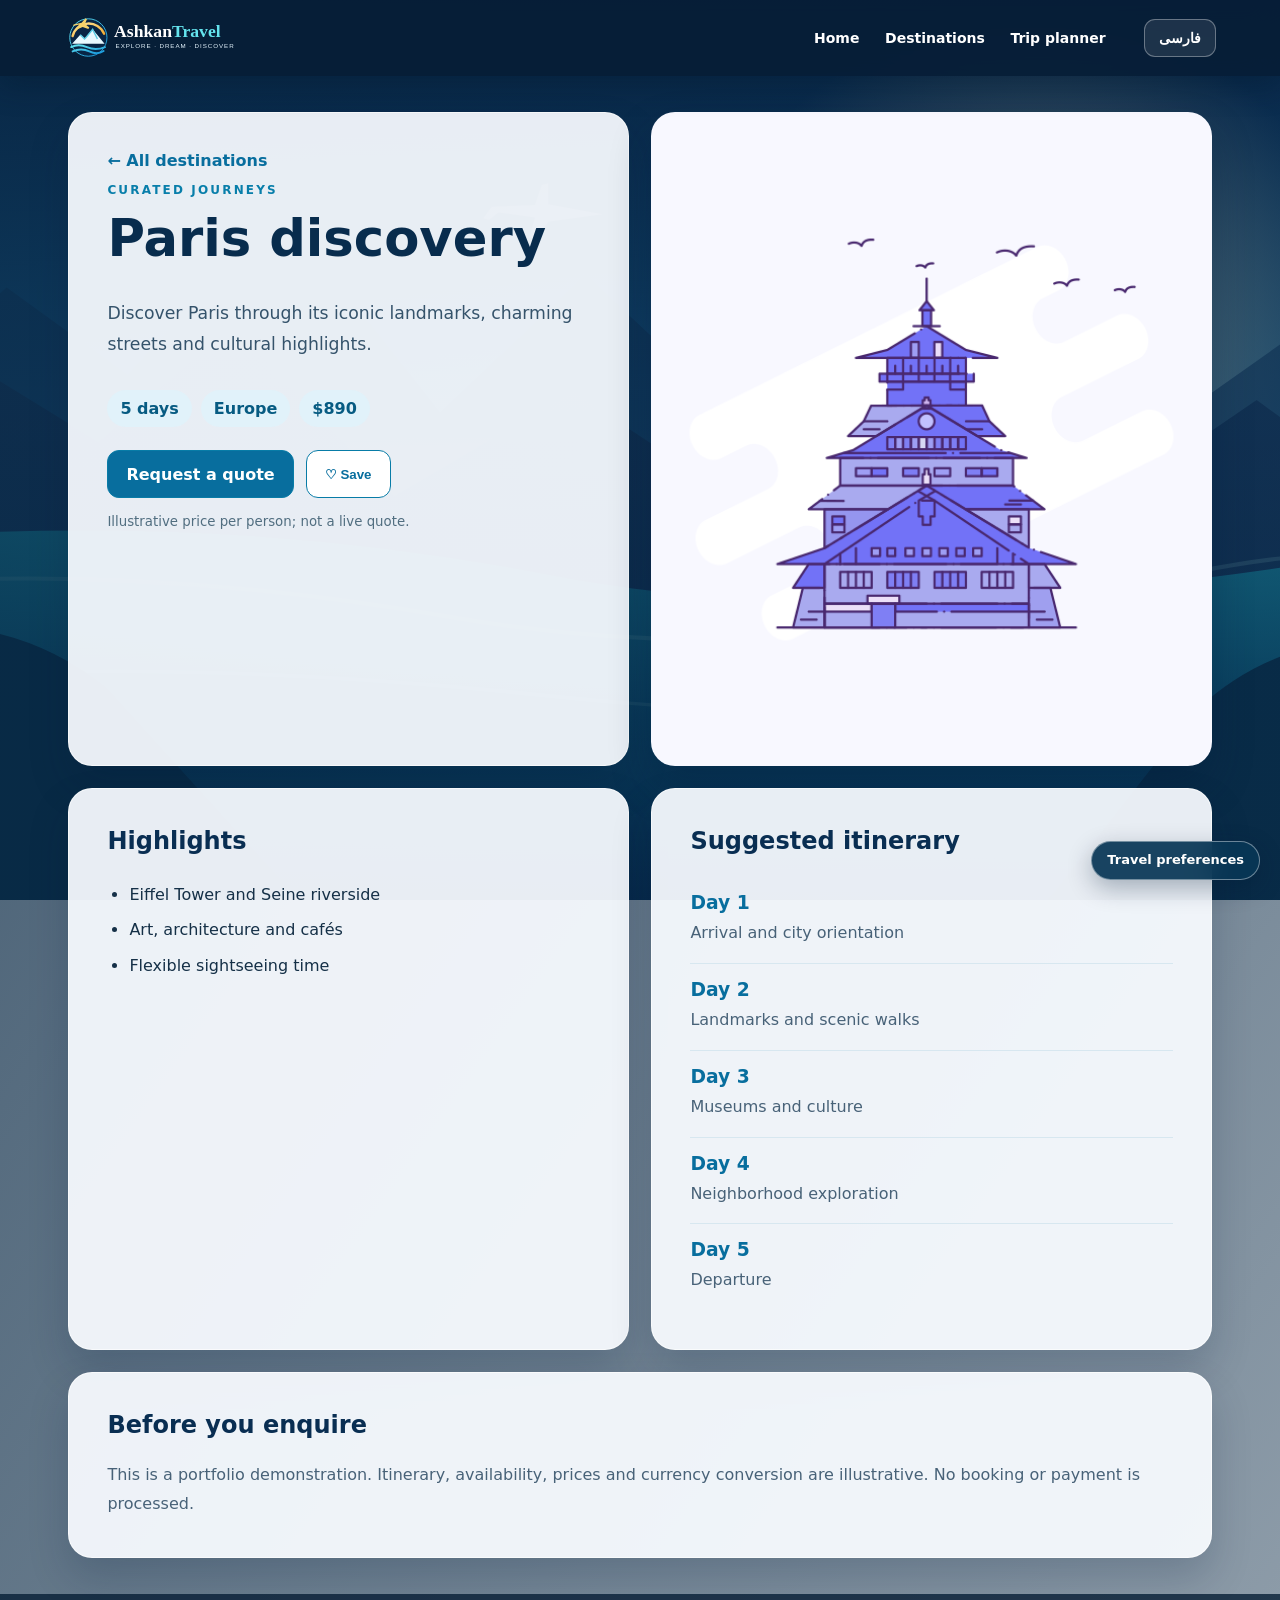
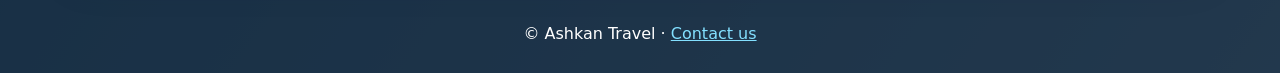
<file: tour-details.html>
<!doctype html><html lang="en" dir="ltr"><head><meta charset="utf-8"><meta name="viewport" content="width=device-width,initial-scale=1"><meta name="description" content="Explore sample travel itineraries, highlights and enquiries with Ashkan Travel."><title>Tour Details | Ashkan Travel</title><link rel="stylesheet" href="css/stage12-tour-details.css"></head><body><header class="detail-header"><a class="brand" href="index.html"><img src="pics/ashkan-travel-logo.svg" alt="Ashkan Travel"></a><nav aria-label="Main navigation"><a href="index.html" data-en="Home" data-fa="خانه">Home</a><a href="explore.html" data-en="Destinations" data-fa="مقصدها">Destinations</a><a href="planner.html" data-en="Trip planner" data-fa="برنامه سفر">Trip planner</a></nav><button type="button" id="detail-lang" aria-label="Change language">فارسی</button></header><main id="detail-main"><div class="intro"><a href="explore.html" id="back" data-en="← All destinations" data-fa="← همه مقصدها">← All destinations</a><span class="eyebrow" id="eyebrow">CURATED JOURNEYS</span><h1 id="tour-title"></h1><p id="tour-summary"></p><div class="hero-facts"><span id="tour-duration"></span><span id="tour-region"></span><span id="tour-price"></span></div><div class="hero-actions"><a id="enquire" href="booking.html" data-en="Request a quote" data-fa="درخواست پیشنهاد سفر">Request a quote</a><button id="save" type="button" aria-pressed="false"></button></div><small id="price-note"></small></div><div class="hero-photo"><img id="tour-image" alt="" loading="eager"></div><section class="panel highlights"><h2 id="highlights-title"></h2><ul id="highlights"></ul></section><section class="panel itinerary"><h2 id="itinerary-title"></h2><div id="days"></div></section><section class="panel important"><h2 id="important-title"></h2><p id="important-note"></p></section></main><footer><span>© Ashkan Travel · </span><a href="contact.html" data-en="Contact us" data-fa="تماس با ما">Contact us</a></footer><script defer src="js/stage12-tour-details.js"></script><a href="profile.html" class="stage15-profile-link" data-en="Travel preferences" data-fa="ترجیحات سفر" aria-label="Travel preferences">⚙ <span>Preferences</span></a><link rel="stylesheet" href="css/stage15-link.css"><script defer src="js/stage15-link.js"></script></body></html>
</file>
<file: css/themify-icons.css>
@font-face {
	font-family: 'themify';
	src:url('../fonts/themify.eot?-fvbane');
	src:url('../fonts/themify.eot?#iefix-fvbane') format('embedded-opentype'),
		url('../fonts/themify.woff?-fvbane') format('woff'),
		url('../fonts/themify.ttf?-fvbane') format('truetype'),
		url('../fonts/themify.svg?-fvbane#themify') format('svg');
	font-weight: normal;
	font-style: normal;
}

[class^="ti-"], [class*=" ti-"] {
	font-family: 'themify';
	speak: none;
	font-style: normal;
	font-weight: normal;
	font-variant: normal;
	text-transform: none;
	line-height: 1;

	/* Better Font Rendering =========== */
	-webkit-font-smoothing: antialiased;
	-moz-osx-font-smoothing: grayscale;
}

.ti-wand:before {
	content: "\e600";
}
.ti-volume:before {
	content: "\e601";
}
.ti-user:before {
	content: "\e602";
}
.ti-unlock:before {
	content: "\e603";
}
.ti-unlink:before {
	content: "\e604";
}
.ti-trash:before {
	content: "\e605";
}
.ti-thought:before {
	content: "\e606";
}
.ti-target:before {
	content: "\e607";
}
.ti-tag:before {
	content: "\e608";
}
.ti-tablet:before {
	content: "\e609";
}
.ti-star:before {
	content: "\e60a";
}
.ti-spray:before {
	content: "\e60b";
}
.ti-signal:before {
	content: "\e60c";
}
.ti-shopping-cart:before {
	content: "\e60d";
}
.ti-shopping-cart-full:before {
	content: "\e60e";
}
.ti-settings:before {
	content: "\e60f";
}
.ti-search:before {
	content: "\e610";
}
.ti-zoom-in:before {
	content: "\e611";
}
.ti-zoom-out:before {
	content: "\e612";
}
.ti-cut:before {
	content: "\e613";
}
.ti-ruler:before {
	content: "\e614";
}
.ti-ruler-pencil:before {
	content: "\e615";
}
.ti-ruler-alt:before {
	content: "\e616";
}
.ti-bookmark:before {
	content: "\e617";
}
.ti-bookmark-alt:before {
	content: "\e618";
}
.ti-reload:before {
	content: "\e619";
}
.ti-plus:before {
	content: "\e61a";
}
.ti-pin:before {
	content: "\e61b";
}
.ti-pencil:before {
	content: "\e61c";
}
.ti-pencil-alt:before {
	content: "\e61d";
}
.ti-paint-roller:before {
	content: "\e61e";
}
.ti-paint-bucket:before {
	content: "\e61f";
}
.ti-na:before {
	content: "\e620";
}
.ti-mobile:before {
	content: "\e621";
}
.ti-minus:before {
	content: "\e622";
}
.ti-medall:before {
	content: "\e623";
}
.ti-medall-alt:before {
	content: "\e624";
}
.ti-marker:before {
	content: "\e625";
}
.ti-marker-alt:before {
	content: "\e626";
}
.ti-arrow-up:before {
	content: "\e627";
}
.ti-arrow-right:before {
	content: "\e628";
}
.ti-arrow-left:before {
	content: "\e629";
}
.ti-arrow-down:before {
	content: "\e62a";
}
.ti-lock:before {
	content: "\e62b";
}
.ti-location-arrow:before {
	content: "\e62c";
}
.ti-link:before {
	content: "\e62d";
}
.ti-layout:before {
	content: "\e62e";
}
.ti-layers:before {
	content: "\e62f";
}
.ti-layers-alt:before {
	content: "\e630";
}
.ti-key:before {
	content: "\e631";
}
.ti-import:before {
	content: "\e632";
}
.ti-image:before {
	content: "\e633";
}
.ti-heart:before {
	content: "\e634";
}
.ti-heart-broken:before {
	content: "\e635";
}
.ti-hand-stop:before {
	content: "\e636";
}
.ti-hand-open:before {
	content: "\e637";
}
.ti-hand-drag:before {
	content: "\e638";
}
.ti-folder:before {
	content: "\e639";
}
.ti-flag:before {
	content: "\e63a";
}
.ti-flag-alt:before {
	content: "\e63b";
}
.ti-flag-alt-2:before {
	content: "\e63c";
}
.ti-eye:before {
	content: "\e63d";
}
.ti-export:before {
	content: "\e63e";
}
.ti-exchange-vertical:before {
	content: "\e63f";
}
.ti-desktop:before {
	content: "\e640";
}
.ti-cup:before {
	content: "\e641";
}
.ti-crown:before {
	content: "\e642";
}
.ti-comments:before {
	content: "\e643";
}
.ti-comment:before {
	content: "\e644";
}
.ti-comment-alt:before {
	content: "\e645";
}
.ti-close:before {
	content: "\e646";
}
.ti-clip:before {
	content: "\e647";
}
.ti-angle-up:before {
	content: "\e648";
}
.ti-angle-right:before {
	content: "\e649";
}
.ti-angle-left:before {
	content: "\e64a";
}
.ti-angle-down:before {
	content: "\e64b";
}
.ti-check:before {
	content: "\e64c";
}
.ti-check-box:before {
	content: "\e64d";
}
.ti-camera:before {
	content: "\e64e";
}
.ti-announcement:before {
	content: "\e64f";
}
.ti-brush:before {
	content: "\e650";
}
.ti-briefcase:before {
	content: "\e651";
}
.ti-bolt:before {
	content: "\e652";
}
.ti-bolt-alt:before {
	content: "\e653";
}
.ti-blackboard:before {
	content: "\e654";
}
.ti-bag:before {
	content: "\e655";
}
.ti-move:before {
	content: "\e656";
}
.ti-arrows-vertical:before {
	content: "\e657";
}
.ti-arrows-horizontal:before {
	content: "\e658";
}
.ti-fullscreen:before {
	content: "\e659";
}
.ti-arrow-top-right:before {
	content: "\e65a";
}
.ti-arrow-top-left:before {
	content: "\e65b";
}
.ti-arrow-circle-up:before {
	content: "\e65c";
}
.ti-arrow-circle-right:before {
	content: "\e65d";
}
.ti-arrow-circle-left:before {
	content: "\e65e";
}
.ti-arrow-circle-down:before {
	content: "\e65f";
}
.ti-angle-double-up:before {
	content: "\e660";
}
.ti-angle-double-right:before {
	content: "\e661";
}
.ti-angle-double-left:before {
	content: "\e662";
}
.ti-angle-double-down:before {
	content: "\e663";
}
.ti-zip:before {
	content: "\e664";
}
.ti-world:before {
	content: "\e665";
}
.ti-wheelchair:before {
	content: "\e666";
}
.ti-view-list:before {
	content: "\e667";
}
.ti-view-list-alt:before {
	content: "\e668";
}
.ti-view-grid:before {
	content: "\e669";
}
.ti-uppercase:before {
	content: "\e66a";
}
.ti-upload:before {
	content: "\e66b";
}
.ti-underline:before {
	content: "\e66c";
}
.ti-truck:before {
	content: "\e66d";
}
.ti-timer:before {
	content: "\e66e";
}
.ti-ticket:before {
	content: "\e66f";
}
.ti-thumb-up:before {
	content: "\e670";
}
.ti-thumb-down:before {
	content: "\e671";
}
.ti-text:before {
	content: "\e672";
}
.ti-stats-up:before {
	content: "\e673";
}
.ti-stats-down:before {
	content: "\e674";
}
.ti-split-v:before {
	content: "\e675";
}
.ti-split-h:before {
	content: "\e676";
}
.ti-smallcap:before {
	content: "\e677";
}
.ti-shine:before {
	content: "\e678";
}
.ti-shift-right:before {
	content: "\e679";
}
.ti-shift-left:before {
	content: "\e67a";
}
.ti-shield:before {
	content: "\e67b";
}
.ti-notepad:before {
	content: "\e67c";
}
.ti-server:before {
	content: "\e67d";
}
.ti-quote-right:before {
	content: "\e67e";
}
.ti-quote-left:before {
	content: "\e67f";
}
.ti-pulse:before {
	content: "\e680";
}
.ti-printer:before {
	content: "\e681";
}
.ti-power-off:before {
	content: "\e682";
}
.ti-plug:before {
	content: "\e683";
}
.ti-pie-chart:before {
	content: "\e684";
}
.ti-paragraph:before {
	content: "\e685";
}
.ti-panel:before {
	content: "\e686";
}
.ti-package:before {
	content: "\e687";
}
.ti-music:before {
	content: "\e688";
}
.ti-music-alt:before {
	content: "\e689";
}
.ti-mouse:before {
	content: "\e68a";
}
.ti-mouse-alt:before {
	content: "\e68b";
}
.ti-money:before {
	content: "\e68c";
}
.ti-microphone:before {
	content: "\e68d";
}
.ti-menu:before {
	content: "\e68e";
}
.ti-menu-alt:before {
	content: "\e68f";
}
.ti-map:before {
	content: "\e690";
}
.ti-map-alt:before {
	content: "\e691";
}
.ti-loop:before {
	content: "\e692";
}
.ti-location-pin:before {
	content: "\e693";
}
.ti-list:before {
	content: "\e694";
}
.ti-light-bulb:before {
	content: "\e695";
}
.ti-Italic:before {
	content: "\e696";
}
.ti-info:before {
	content: "\e697";
}
.ti-infinite:before {
	content: "\e698";
}
.ti-id-badge:before {
	content: "\e699";
}
.ti-hummer:before {
	content: "\e69a";
}
.ti-home:before {
	content: "\e69b";
}
.ti-help:before {
	content: "\e69c";
}
.ti-headphone:before {
	content: "\e69d";
}
.ti-harddrives:before {
	content: "\e69e";
}
.ti-harddrive:before {
	content: "\e69f";
}
.ti-gift:before {
	content: "\e6a0";
}
.ti-game:before {
	content: "\e6a1";
}
.ti-filter:before {
	content: "\e6a2";
}
.ti-files:before {
	content: "\e6a3";
}
.ti-file:before {
	content: "\e6a4";
}
.ti-eraser:before {
	content: "\e6a5";
}
.ti-envelope:before {
	content: "\e6a6";
}
.ti-download:before {
	content: "\e6a7";
}
.ti-direction:before {
	content: "\e6a8";
}
.ti-direction-alt:before {
	content: "\e6a9";
}
.ti-dashboard:before {
	content: "\e6aa";
}
.ti-control-stop:before {
	content: "\e6ab";
}
.ti-control-shuffle:before {
	content: "\e6ac";
}
.ti-control-play:before {
	content: "\e6ad";
}
.ti-control-pause:before {
	content: "\e6ae";
}
.ti-control-forward:before {
	content: "\e6af";
}
.ti-control-backward:before {
	content: "\e6b0";
}
.ti-cloud:before {
	content: "\e6b1";
}
.ti-cloud-up:before {
	content: "\e6b2";
}
.ti-cloud-down:before {
	content: "\e6b3";
}
.ti-clipboard:before {
	content: "\e6b4";
}
.ti-car:before {
	content: "\e6b5";
}
.ti-calendar:before {
	content: "\e6b6";
}
.ti-book:before {
	content: "\e6b7";
}
.ti-bell:before {
	content: "\e6b8";
}
.ti-basketball:before {
	content: "\e6b9";
}
.ti-bar-chart:before {
	content: "\e6ba";
}
.ti-bar-chart-alt:before {
	content: "\e6bb";
}
.ti-back-right:before {
	content: "\e6bc";
}
.ti-back-left:before {
	content: "\e6bd";
}
.ti-arrows-corner:before {
	content: "\e6be";
}
.ti-archive:before {
	content: "\e6bf";
}
.ti-anchor:before {
	content: "\e6c0";
}
.ti-align-right:before {
	content: "\e6c1";
}
.ti-align-left:before {
	content: "\e6c2";
}
.ti-align-justify:before {
	content: "\e6c3";
}
.ti-align-center:before {
	content: "\e6c4";
}
.ti-alert:before {
	content: "\e6c5";
}
.ti-alarm-clock:before {
	content: "\e6c6";
}
.ti-agenda:before {
	content: "\e6c7";
}
.ti-write:before {
	content: "\e6c8";
}
.ti-window:before {
	content: "\e6c9";
}
.ti-widgetized:before {
	content: "\e6ca";
}
.ti-widget:before {
	content: "\e6cb";
}
.ti-widget-alt:before {
	content: "\e6cc";
}
.ti-wallet:before {
	content: "\e6cd";
}
.ti-video-clapper:before {
	content: "\e6ce";
}
.ti-video-camera:before {
	content: "\e6cf";
}
.ti-vector:before {
	content: "\e6d0";
}
.ti-themify-logo:before {
	content: "\e6d1";
}
.ti-themify-favicon:before {
	content: "\e6d2";
}
.ti-themify-favicon-alt:before {
	content: "\e6d3";
}
.ti-support:before {
	content: "\e6d4";
}
.ti-stamp:before {
	content: "\e6d5";
}
.ti-split-v-alt:before {
	content: "\e6d6";
}
.ti-slice:before {
	content: "\e6d7";
}
.ti-shortcode:before {
	content: "\e6d8";
}
.ti-shift-right-alt:before {
	content: "\e6d9";
}
.ti-shift-left-alt:before {
	content: "\e6da";
}
.ti-ruler-alt-2:before {
	content: "\e6db";
}
.ti-receipt:before {
	content: "\e6dc";
}
.ti-pin2:before {
	content: "\e6dd";
}
.ti-pin-alt:before {
	content: "\e6de";
}
.ti-pencil-alt2:before {
	content: "\e6df";
}
.ti-palette:before {
	content: "\e6e0";
}
.ti-more:before {
	content: "\e6e1";
}
.ti-more-alt:before {
	content: "\e6e2";
}
.ti-microphone-alt:before {
	content: "\e6e3";
}
.ti-magnet:before {
	content: "\e6e4";
}
.ti-line-double:before {
	content: "\e6e5";
}
.ti-line-dotted:before {
	content: "\e6e6";
}
.ti-line-dashed:before {
	content: "\e6e7";
}
.ti-layout-width-full:before {
	content: "\e6e8";
}
.ti-layout-width-default:before {
	content: "\e6e9";
}
.ti-layout-width-default-alt:before {
	content: "\e6ea";
}
.ti-layout-tab:before {
	content: "\e6eb";
}
.ti-layout-tab-window:before {
	content: "\e6ec";
}
.ti-layout-tab-v:before {
	content: "\e6ed";
}
.ti-layout-tab-min:before {
	content: "\e6ee";
}
.ti-layout-slider:before {
	content: "\e6ef";
}
.ti-layout-slider-alt:before {
	content: "\e6f0";
}
.ti-layout-sidebar-right:before {
	content: "\e6f1";
}
.ti-layout-sidebar-none:before {
	content: "\e6f2";
}
.ti-layout-sidebar-left:before {
	content: "\e6f3";
}
.ti-layout-placeholder:before {
	content: "\e6f4";
}
.ti-layout-menu:before {
	content: "\e6f5";
}
.ti-layout-menu-v:before {
	content: "\e6f6";
}
.ti-layout-menu-separated:before {
	content: "\e6f7";
}
.ti-layout-menu-full:before {
	content: "\e6f8";
}
.ti-layout-media-right-alt:before {
	content: "\e6f9";
}
.ti-layout-media-right:before {
	content: "\e6fa";
}
.ti-layout-media-overlay:before {
	content: "\e6fb";
}
.ti-layout-media-overlay-alt:before {
	content: "\e6fc";
}
.ti-layout-media-overlay-alt-2:before {
	content: "\e6fd";
}
.ti-layout-media-left-alt:before {
	content: "\e6fe";
}
.ti-layout-media-left:before {
	content: "\e6ff";
}
.ti-layout-media-center-alt:before {
	content: "\e700";
}
.ti-layout-media-center:before {
	content: "\e701";
}
.ti-layout-list-thumb:before {
	content: "\e702";
}
.ti-layout-list-thumb-alt:before {
	content: "\e703";
}
.ti-layout-list-post:before {
	content: "\e704";
}
.ti-layout-list-large-image:before {
	content: "\e705";
}
.ti-layout-line-solid:before {
	content: "\e706";
}
.ti-layout-grid4:before {
	content: "\e707";
}
.ti-layout-grid3:before {
	content: "\e708";
}
.ti-layout-grid2:before {
	content: "\e709";
}
.ti-layout-grid2-thumb:before {
	content: "\e70a";
}
.ti-layout-cta-right:before {
	content: "\e70b";
}
.ti-layout-cta-left:before {
	content: "\e70c";
}
.ti-layout-cta-center:before {
	content: "\e70d";
}
.ti-layout-cta-btn-right:before {
	content: "\e70e";
}
.ti-layout-cta-btn-left:before {
	content: "\e70f";
}
.ti-layout-column4:before {
	content: "\e710";
}
.ti-layout-column3:before {
	content: "\e711";
}
.ti-layout-column2:before {
	content: "\e712";
}
.ti-layout-accordion-separated:before {
	content: "\e713";
}
.ti-layout-accordion-merged:before {
	content: "\e714";
}
.ti-layout-accordion-list:before {
	content: "\e715";
}
.ti-ink-pen:before {
	content: "\e716";
}
.ti-info-alt:before {
	content: "\e717";
}
.ti-help-alt:before {
	content: "\e718";
}
.ti-headphone-alt:before {
	content: "\e719";
}
.ti-hand-point-up:before {
	content: "\e71a";
}
.ti-hand-point-right:before {
	content: "\e71b";
}
.ti-hand-point-left:before {
	content: "\e71c";
}
.ti-hand-point-down:before {
	content: "\e71d";
}
.ti-gallery:before {
	content: "\e71e";
}
.ti-face-smile:before {
	content: "\e71f";
}
.ti-face-sad:before {
	content: "\e720";
}
.ti-credit-card:before {
	content: "\e721";
}
.ti-control-skip-forward:before {
	content: "\e722";
}
.ti-control-skip-backward:before {
	content: "\e723";
}
.ti-control-record:before {
	content: "\e724";
}
.ti-control-eject:before {
	content: "\e725";
}
.ti-comments-smiley:before {
	content: "\e726";
}
.ti-brush-alt:before {
	content: "\e727";
}
.ti-youtube:before {
	content: "\e728";
}
.ti-vimeo:before {
	content: "\e729";
}
.ti-twitter:before {
	content: "\e72a";
}
.ti-time:before {
	content: "\e72b";
}
.ti-tumblr:before {
	content: "\e72c";
}
.ti-skype:before {
	content: "\e72d";
}
.ti-share:before {
	content: "\e72e";
}
.ti-share-alt:before {
	content: "\e72f";
}
.ti-rocket:before {
	content: "\e730";
}
.ti-pinterest:before {
	content: "\e731";
}
.ti-new-window:before {
	content: "\e732";
}
.ti-microsoft:before {
	content: "\e733";
}
.ti-list-ol:before {
	content: "\e734";
}
.ti-linkedin:before {
	content: "\e735";
}
.ti-layout-sidebar-2:before {
	content: "\e736";
}
.ti-layout-grid4-alt:before {
	content: "\e737";
}
.ti-layout-grid3-alt:before {
	content: "\e738";
}
.ti-layout-grid2-alt:before {
	content: "\e739";
}
.ti-layout-column4-alt:before {
	content: "\e73a";
}
.ti-layout-column3-alt:before {
	content: "\e73b";
}
.ti-layout-column2-alt:before {
	content: "\e73c";
}
.ti-instagram:before {
	content: "\e73d";
}
.ti-google:before {
	content: "\e73e";
}
.ti-github:before {
	content: "\e73f";
}
.ti-flickr:before {
	content: "\e740";
}
.ti-facebook:before {
	content: "\e741";
}
.ti-dropbox:before {
	content: "\e742";
}
.ti-dribbble:before {
	content: "\e743";
}
.ti-apple:before {
	content: "\e744";
}
.ti-android:before {
	content: "\e745";
}
.ti-save:before {
	content: "\e746";
}
.ti-save-alt:before {
	content: "\e747";
}
.ti-yahoo:before {
	content: "\e748";
}
.ti-wordpress:before {
	content: "\e749";
}
.ti-vimeo-alt:before {
	content: "\e74a";
}
.ti-twitter-alt:before {
	content: "\e74b";
}
.ti-tumblr-alt:before {
	content: "\e74c";
}
.ti-trello:before {
	content: "\e74d";
}
.ti-stack-overflow:before {
	content: "\e74e";
}
.ti-soundcloud:before {
	content: "\e74f";
}
.ti-sharethis:before {
	content: "\e750";
}
.ti-sharethis-alt:before {
	content: "\e751";
}
.ti-reddit:before {
	content: "\e752";
}
.ti-pinterest-alt:before {
	content: "\e753";
}
.ti-microsoft-alt:before {
	content: "\e754";
}
.ti-linux:before {
	content: "\e755";
}
.ti-jsfiddle:before {
	content: "\e756";
}
.ti-joomla:before {
	content: "\e757";
}
.ti-html5:before {
	content: "\e758";
}
.ti-flickr-alt:before {
	content: "\e759";
}
.ti-email:before {
	content: "\e75a";
}
.ti-drupal:before {
	content: "\e75b";
}
.ti-dropbox-alt:before {
	content: "\e75c";
}
.ti-css3:before {
	content: "\e75d";
}
.ti-rss:before {
	content: "\e75e";
}
.ti-rss-alt:before {
	content: "\e75f";
}
</file>
<file: css/linericon.css>
@font-face {
	font-family: 'Linearicons-Free';
	src:url('../fonts/Linearicons-Free.eot?w118d');
	src:url('../fonts/Linearicons-Free.eot?#iefixw118d') format('embedded-opentype'),
		url('../fonts/Linearicons-Free.woff2?w118d') format('woff2'),
		url('../fonts/Linearicons-Free.woff?w118d') format('woff'),
		url('../fonts/Linearicons-Free.ttf?w118d') format('truetype'),
		url('../fonts/Linearicons-Free.svg?w118d#Linearicons-Free') format('svg');
	font-weight: normal;
	font-style: normal;
}

.lnr {
	font-family: 'Linearicons-Free';
	speak: none;
	font-style: normal;
	font-weight: normal;
	font-variant: normal;
	text-transform: none;
	line-height: 1;

	/* Better Font Rendering =========== */
	-webkit-font-smoothing: antialiased;
	-moz-osx-font-smoothing: grayscale;
}

.lnr-home:before {
	content: "\e800";
}
.lnr-apartment:before {
	content: "\e801";
}
.lnr-pencil:before {
	content: "\e802";
}
.lnr-magic-wand:before {
	content: "\e803";
}
.lnr-drop:before {
	content: "\e804";
}
.lnr-lighter:before {
	content: "\e805";
}
.lnr-poop:before {
	content: "\e806";
}
.lnr-sun:before {
	content: "\e807";
}
.lnr-moon:before {
	content: "\e808";
}
.lnr-cloud:before {
	content: "\e809";
}
.lnr-cloud-upload:before {
	content: "\e80a";
}
.lnr-cloud-download:before {
	content: "\e80b";
}
.lnr-cloud-sync:before {
	content: "\e80c";
}
.lnr-cloud-check:before {
	content: "\e80d";
}
.lnr-database:before {
	content: "\e80e";
}
.lnr-lock:before {
	content: "\e80f";
}
.lnr-cog:before {
	content: "\e810";
}
.lnr-trash:before {
	content: "\e811";
}
.lnr-dice:before {
	content: "\e812";
}
.lnr-heart:before {
	content: "\e813";
}
.lnr-star:before {
	content: "\e814";
}
.lnr-star-half:before {
	content: "\e815";
}
.lnr-star-empty:before {
	content: "\e816";
}
.lnr-flag:before {
	content: "\e817";
}
.lnr-envelope:before {
	content: "\e818";
}
.lnr-paperclip:before {
	content: "\e819";
}
.lnr-inbox:before {
	content: "\e81a";
}
.lnr-eye:before {
	content: "\e81b";
}
.lnr-printer:before {
	content: "\e81c";
}
.lnr-file-empty:before {
	content: "\e81d";
}
.lnr-file-add:before {
	content: "\e81e";
}
.lnr-enter:before {
	content: "\e81f";
}
.lnr-exit:before {
	content: "\e820";
}
.lnr-graduation-hat:before {
	content: "\e821";
}
.lnr-license:before {
	content: "\e822";
}
.lnr-music-note:before {
	content: "\e823";
}
.lnr-film-play:before {
	content: "\e824";
}
.lnr-camera-video:before {
	content: "\e825";
}
.lnr-camera:before {
	content: "\e826";
}
.lnr-picture:before {
	content: "\e827";
}
.lnr-book:before {
	content: "\e828";
}
.lnr-bookmark:before {
	content: "\e829";
}
.lnr-user:before {
	content: "\e82a";
}
.lnr-users:before {
	content: "\e82b";
}
.lnr-shirt:before {
	content: "\e82c";
}
.lnr-store:before {
	content: "\e82d";
}
.lnr-cart:before {
	content: "\e82e";
}
.lnr-tag:before {
	content: "\e82f";
}
.lnr-phone-handset:before {
	content: "\e830";
}
.lnr-phone:before {
	content: "\e831";
}
.lnr-pushpin:before {
	content: "\e832";
}
.lnr-map-marker:before {
	content: "\e833";
}
.lnr-map:before {
	content: "\e834";
}
.lnr-location:before {
	content: "\e835";
}
.lnr-calendar-full:before {
	content: "\e836";
}
.lnr-keyboard:before {
	content: "\e837";
}
.lnr-spell-check:before {
	content: "\e838";
}
.lnr-screen:before {
	content: "\e839";
}
.lnr-smartphone:before {
	content: "\e83a";
}
.lnr-tablet:before {
	content: "\e83b";
}
.lnr-laptop:before {
	content: "\e83c";
}
.lnr-laptop-phone:before {
	content: "\e83d";
}
.lnr-power-switch:before {
	content: "\e83e";
}
.lnr-bubble:before {
	content: "\e83f";
}
.lnr-heart-pulse:before {
	content: "\e840";
}
.lnr-construction:before {
	content: "\e841";
}
.lnr-pie-chart:before {
	content: "\e842";
}
.lnr-chart-bars:before {
	content: "\e843";
}
.lnr-gift:before {
	content: "\e844";
}
.lnr-diamond:before {
	content: "\e845";
}
.lnr-linearicons:before {
	content: "\e846";
}
.lnr-dinner:before {
	content: "\e847";
}
.lnr-coffee-cup:before {
	content: "\e848";
}
.lnr-leaf:before {
	content: "\e849";
}
.lnr-paw:before {
	content: "\e84a";
}
.lnr-rocket:before {
	content: "\e84b";
}
.lnr-briefcase:before {
	content: "\e84c";
}
.lnr-bus:before {
	content: "\e84d";
}
.lnr-car:before {
	content: "\e84e";
}
.lnr-train:before {
	content: "\e84f";
}
.lnr-bicycle:before {
	content: "\e850";
}
.lnr-wheelchair:before {
	content: "\e851";
}
.lnr-select:before {
	content: "\e852";
}
.lnr-earth:before {
	content: "\e853";
}
.lnr-smile:before {
	content: "\e854";
}
.lnr-sad:before {
	content: "\e855";
}
.lnr-neutral:before {
	content: "\e856";
}
.lnr-mustache:before {
	content: "\e857";
}
.lnr-alarm:before {
	content: "\e858";
}
.lnr-bullhorn:before {
	content: "\e859";
}
.lnr-volume-high:before {
	content: "\e85a";
}
.lnr-volume-medium:before {
	content: "\e85b";
}
.lnr-volume-low:before {
	content: "\e85c";
}
.lnr-volume:before {
	content: "\e85d";
}
.lnr-mic:before {
	content: "\e85e";
}
.lnr-hourglass:before {
	content: "\e85f";
}
.lnr-undo:before {
	content: "\e860";
}
.lnr-redo:before {
	content: "\e861";
}
.lnr-sync:before {
	content: "\e862";
}
.lnr-history:before {
	content: "\e863";
}
.lnr-clock:before {
	content: "\e864";
}
.lnr-download:before {
	content: "\e865";
}
.lnr-upload:before {
	content: "\e866";
}
.lnr-enter-down:before {
	content: "\e867";
}
.lnr-exit-up:before {
	content: "\e868";
}
.lnr-bug:before {
	content: "\e869";
}
.lnr-code:before {
	content: "\e86a";
}
.lnr-link:before {
	content: "\e86b";
}
.lnr-unlink:before {
	content: "\e86c";
}
.lnr-thumbs-up:before {
	content: "\e86d";
}
.lnr-thumbs-down:before {
	content: "\e86e";
}
.lnr-magnifier:before {
	content: "\e86f";
}
.lnr-cross:before {
	content: "\e870";
}
.lnr-menu:before {
	content: "\e871";
}
.lnr-list:before {
	content: "\e872";
}
.lnr-chevron-up:before {
	content: "\e873";
}
.lnr-chevron-down:before {
	content: "\e874";
}
.lnr-chevron-left:before {
	content: "\e875";
}
.lnr-chevron-right:before {
	content: "\e876";
}
.lnr-arrow-up:before {
	content: "\e877";
}
.lnr-arrow-down:before {
	content: "\e878";
}
.lnr-arrow-left:before {
	content: "\e879";
}
.lnr-arrow-right:before {
	content: "\e87a";
}
.lnr-move:before {
	content: "\e87b";
}
.lnr-warning:before {
	content: "\e87c";
}
.lnr-question-circle:before {
	content: "\e87d";
}
.lnr-menu-circle:before {
	content: "\e87e";
}
.lnr-checkmark-circle:before {
	content: "\e87f";
}
.lnr-cross-circle:before {
	content: "\e880";
}
.lnr-plus-circle:before {
	content: "\e881";
}
.lnr-circle-minus:before {
	content: "\e882";
}
.lnr-arrow-up-circle:before {
	content: "\e883";
}
.lnr-arrow-down-circle:before {
	content: "\e884";
}
.lnr-arrow-left-circle:before {
	content: "\e885";
}
.lnr-arrow-right-circle:before {
	content: "\e886";
}
.lnr-chevron-up-circle:before {
	content: "\e887";
}
.lnr-chevron-down-circle:before {
	content: "\e888";
}
.lnr-chevron-left-circle:before {
	content: "\e889";
}
.lnr-chevron-right-circle:before {
	content: "\e88a";
}
.lnr-crop:before {
	content: "\e88b";
}
.lnr-frame-expand:before {
	content: "\e88c";
}
.lnr-frame-contract:before {
	content: "\e88d";
}
.lnr-layers:before {
	content: "\e88e";
}
.lnr-funnel:before {
	content: "\e88f";
}
.lnr-text-format:before {
	content: "\e890";
}
.lnr-text-format-remove:before {
	content: "\e891";
}
.lnr-text-size:before {
	content: "\e892";
}
.lnr-bold:before {
	content: "\e893";
}
.lnr-italic:before {
	content: "\e894";
}
.lnr-underline:before {
	content: "\e895";
}
.lnr-strikethrough:before {
	content: "\e896";
}
.lnr-highlight:before {
	content: "\e897";
}
.lnr-text-align-left:before {
	content: "\e898";
}
.lnr-text-align-center:before {
	content: "\e899";
}
.lnr-text-align-right:before {
	content: "\e89a";
}
.lnr-text-align-justify:before {
	content: "\e89b";
}
.lnr-line-spacing:before {
	content: "\e89c";
}
.lnr-indent-increase:before {
	content: "\e89d";
}
.lnr-indent-decrease:before {
	content: "\e89e";
}
.lnr-pilcrow:before {
	content: "\e89f";
}
.lnr-direction-ltr:before {
	content: "\e8a0";
}
.lnr-direction-rtl:before {
	content: "\e8a1";
}
.lnr-page-break:before {
	content: "\e8a2";
}
.lnr-sort-alpha-asc:before {
	content: "\e8a3";
}
.lnr-sort-amount-asc:before {
	content: "\e8a4";
}
.lnr-hand:before {
	content: "\e8a5";
}
.lnr-pointer-up:before {
	content: "\e8a6";
}
.lnr-pointer-right:before {
	content: "\e8a7";
}
.lnr-pointer-down:before {
	content: "\e8a8";
}
.lnr-pointer-left:before {
	content: "\e8a9";
}
</file>
<file: css/flaticon.css>
/*
  	Flaticon icon font: Flaticon
  	Creation date: 20/02/2019 11:43
  	*/

@font-face {
  font-family: "Flaticon";
  src: url("./Flaticon.eot");
  src: url("./Flaticon.eot?#iefix") format("embedded-opentype"),
       url("./Flaticon.woff2") format("woff2"),
       url("./Flaticon.woff") format("woff"),
       url("./Flaticon.ttf") format("truetype"),
       url("./Flaticon.svg#Flaticon") format("svg");
  font-weight: normal;
  font-style: normal;
}

@media screen and (-webkit-min-device-pixel-ratio:0) {
  @font-face {
    font-family: "Flaticon";
    src: url("./Flaticon.svg#Flaticon") format("svg");
  }
}

[class^="flaticon-"]:before, [class*=" flaticon-"]:before,
[class^="flaticon-"]:after, [class*=" flaticon-"]:after {   
  font-family: Flaticon;
        font-size: 20px;
font-style: normal;
margin-left: 20px;
}

.flaticon-sing:before { content: "\f100"; }
.flaticon-prize:before { content: "\f101"; }
.flaticon-earth-globe:before { content: "\f102"; }
</file>
<file: css/nice-select.css>
.nice-select {
  -webkit-tap-highlight-color: transparent;
  background-color: #fff;
  border-radius: 5px;
  border: solid 1px #e8e8e8;
  box-sizing: border-box;
  clear: both;
  cursor: pointer;
  display: block;
  float: right;
  font-family: inherit;
  font-size: 14px;
  font-weight: normal;
  height: 42px;
  line-height: 40px;
  outline: none;
  padding-right: 18px;
  padding-left: 30px;
  position: relative;
  text-align: right !important;
  -webkit-transition: all 0.2s ease-in-out;
  transition: all 0.2s ease-in-out;
  -webkit-user-select: none;
     -moz-user-select: none;
      -ms-user-select: none;
          user-select: none;
  white-space: nowrap;
  width: auto; }
  .nice-select:hover {
    border-color: #dbdbdb; }
  .nice-select:active, .nice-select.open, .nice-select:focus {
    border-color: #999; }
  .nice-select:after {
    border-bottom: 2px solid #999;
    border-right: 2px solid #999;
    content: '';
    display: block;
    height: 5px;
    margin-top: -4px;
    pointer-events: none;
    position: absolute;
    left: 12px;
    top: 50%;
    -webkit-transform-origin: 66% 66%;
        -ms-transform-origin: 66% 66%;
            transform-origin: 66% 66%;
    -webkit-transform: rotate(45deg);
        -ms-transform: rotate(45deg);
            transform: rotate(45deg);
    -webkit-transition: all 0.15s ease-in-out;
    transition: all 0.15s ease-in-out;
    width: 5px; }
  .nice-select.open:after {
    -webkit-transform: rotate(-135deg);
        -ms-transform: rotate(-135deg);
            transform: rotate(-135deg); }
  .nice-select.open .list {
    opacity: 1;
    pointer-events: auto;
    -webkit-transform: scale(1) translateY(0);
        -ms-transform: scale(1) translateY(0);
            transform: scale(1) translateY(0); }
  .nice-select.disabled {
    border-color: #ededed;
    color: #999;
    pointer-events: none; }
    .nice-select.disabled:after {
      border-color: #cccccc; }
  .nice-select.wide {
    width: 100%; }
    .nice-select.wide .list {
      left: 0 !important;
      right: 0 !important; }
  .nice-select.right {
    float: left; }
    .nice-select.right .list {
      right: auto;
      left: 0; }
  .nice-select.small {
    font-size: 12px;
    height: 36px;
    line-height: 34px; }
    .nice-select.small:after {
      height: 4px;
      width: 4px; }
    .nice-select.small .option {
      line-height: 34px;
      min-height: 34px; }
  .nice-select .list {
    background-color: #fff;
    border-radius: 5px;
    box-shadow: 0 0 0 1px rgba(68, 68, 68, 0.11);
    box-sizing: border-box;
    margin-top: 4px;
    opacity: 0;
    overflow: hidden;
    padding: 0;
    pointer-events: none;
    position: absolute;
    top: 100%;
    right: 0;
    -webkit-transform-origin: 50% 0;
        -ms-transform-origin: 50% 0;
            transform-origin: 50% 0;
    -webkit-transform: scale(0.75) translateY(-21px);
        -ms-transform: scale(0.75) translateY(-21px);
            transform: scale(0.75) translateY(-21px);
    -webkit-transition: all 0.2s cubic-bezier(0.5, 0, 0, 1.25), opacity 0.15s ease-out;
    transition: all 0.2s cubic-bezier(0.5, 0, 0, 1.25), opacity 0.15s ease-out;
    z-index: 9; }
    .nice-select .list:hover .option:not(:hover) {
      background-color: transparent !important; }
  .nice-select .option {
    cursor: pointer;
    font-weight: 400;
    line-height: 40px;
    list-style: none;
    min-height: 40px;
    outline: none;
    padding-left: 18px;
    padding-right: 29px;
    text-align: right;
    -webkit-transition: all 0.2s;
    transition: all 0.2s; }
    .nice-select .option:hover, .nice-select .option.focus, .nice-select .option.selected.focus {
      background-color: #f6f6f6; }
    .nice-select .option.selected {
      font-weight: bold; }
    .nice-select .option.disabled {
      background-color: transparent;
      color: #999;
      cursor: default; }

.no-csspointerevents .nice-select .list {
  display: none; }

.no-csspointerevents .nice-select.open .list {
  display: block; }
</file>
<file: css/style.css>
/* CSS Document */
@charset "UTF-8";

@font-face {
  font-family: 'Vazir';
  src: url('../fonts/Vazir.eot');
  src: local('../fonts/Vazir'), url('../fonts/Vazir.woff') format('woff'), url('../fonts/Vazir.ttf') format('truetype'), url('../fonts/Vazir.svg') format('svg');
}

body {
  color: #888888;
  font-size: 15px;
  font-weight: 400;
  line-height: 1.667;
  font-family: "Vazir";
  direction: rtl;
}

ul {
  list-style-type: none;
  margin: 0;
  padding: 0;
}

a:hover {
  text-decoration: none;
}

button {
  cursor: pointer;
}

button:focus {
  outline: 0 !important;
  box-shadow: none !important;
}

h1,
h2,
h3,
h4,
h5,
h6 {
  color: #2a2a2a;
  line-height: 1.25;
}

h1,
.h1 {
  font-size: 50px;
}

h2,
.h2 {
  font-size: 26px;
}

@media (min-width: 768px) {
  h2,
  .h2 {
    font-size: 36px;
  }
}

h3, .h3 {
  font-size: 20px;
}

.primary-text {
  color: #6059f6;
}

.bg-gray {
  background-color: #f8f8ff;
}

.pb-90px {
  padding-bottom: 60px;
}

@media (min-width: 992px) {
  .pb-90px {
    padding-bottom: 90px;
  }
}

.mh-tour {
  max-height: 630px;
}

.section-margin {
  margin: 65px 0;
}

@media (min-width: 992px) {
  .section-margin {
    margin: 130px 0;
  }
}

.section-margin-large {
  margin: 65px 0;
}

@media (min-width: 992px) {
  .section-margin-large {
    margin: 140px 0;
  }
}

.section-padding {
  padding: 65px 0;
}

@media (min-width: 992px) {
  .section-padding {
    padding: 130px 0;
  }
}

.generic-margin {
  margin-top: 100px;
}

@media (min-width: 992px) {
  .generic-margin {
    margin-top: 180px;
  }
}

@media (min-width: 1200px) {
  .generic-margin {
    margin-top: 250px;
  }
}

/* global style end
	============================================================================================ */
/* header style start
  ============================================================================================ */
.header_area {
  position: absolute;
  top: 0;
  right: 0;
  width: 100%;
  z-index: 99;
  transition: background 0.4s, all 0.3s linear;
}

.header_area .navbar-left {
  min-width: 200px;
  text-align: left;
}

@media (max-width: 991px) {
  .header_area .navbar-left {
    margin: 20px 0;
  }
}

.header_area .navbar-brand {
  margin-left: 30px;
  padding: 0;
}

.header_area .navbar-social {
  min-width: 95px;
  float: left;
}

.header_area .navbar-social li {
  margin-left: 12px;
}

.header_area .navbar-social li i, .header_area .navbar-social li span {
  font-size: 13px;
}

.header_area .navbar-social li:last-child {
  margin-left: 0;
}

.header_area .navbar-social li a:hover i, .header_area .navbar-social li span {
  color: #6059f6;
}

.header_area .menu_nav {
  width: 100%;
}

.header_area .navbar {
  background: transparent;
  border: 0px;
  border-radius: 0px;
  width: 100%;
  padding-top: 0;
  padding-bottom: 0;
}

.header_area .navbar .nav-left {
  min-width: 260px;
}

.header_area .navbar .nav .nav-item {
  margin-left: 35px;
}

.header_area .navbar .nav .nav-item .nav-link {
  color: #2a2a2a;
  text-transform: capitalize;
  font-weight: 500;
  padding: 33px 0;
  display: inline-block;
}

.header_area .navbar .nav .nav-item .nav-link:after {
  display: none;
}

.header_area .navbar .nav .nav-item:hover .nav-link, .header_area .navbar .nav .nav-item.active .nav-link {
  color: #6059f6;
  opacity: 1;
}

.header_area .navbar .nav .nav-item.submenu {
  position: relative;
}

.header_area .navbar .nav .nav-item.submenu ul {
  border: none;
  padding: 0px;
  border-radius: 0px;
  box-shadow: none;
  margin: 0px;
  background: #fff;
}

@media (min-width: 992px) {
  .header_area .navbar .nav .nav-item.submenu ul {
    position: absolute;
    top: 120%;
    right: 0px;
    min-width: 200px;
    text-align: right;
    opacity: 0;
    transition: all 300ms ease-in;
    visibility: hidden;
    display: block;
    border: none;
    padding: 0px;
    border-radius: 0px;
    box-shadow: 0px 10px 30px 0px rgba(0, 0, 0, 0.4);
  }
}

.header_area .navbar .nav .nav-item.submenu ul:before {
  content: "";
  width: 0;
  height: 0;
  border-style: solid;
  border-width: 10px 10px 0 10px;
  border-color: #eeeeee transparent transparent transparent;
  position: absolute;
  left: 24px;
  top: 45px;
  z-index: 3;
  opacity: 0;
  transition: all 400ms linear;
}

.header_area .navbar .nav .nav-item.submenu ul .nav-item {
  display: block;
  float: none;
  margin-left: 0px;
  border-bottom: 1px solid #ededed;
  margin-right: 0px;
  transition: all 0.4s linear;
}

.header_area .navbar .nav .nav-item.submenu ul .nav-item .nav-link {
  line-height: 45px;
  color: #6059f6 !important;
  padding: 0px 30px;
  transition: all 150ms linear;
  display: block;
  margin-left: 0px;
}

.header_area .navbar .nav .nav-item.submenu ul .nav-item:last-child {
  border-bottom: none;
}

.header_area .navbar .nav .nav-item.submenu ul .nav-item:hover .nav-link {
  background-color: #6059f6;
  color: #fff !important;
}

@media (min-width: 992px) {
  .header_area .navbar .nav .nav-item.submenu:hover ul {
    visibility: visible;
    opacity: 1;
    top: 100%;
  }
}

.header_area .navbar .nav .nav-item.submenu:hover ul .nav-item {
  margin-top: 0px;
}

.header_area .navbar .nav .nav-item:last-child {
  margin-left: 0px;
}

.header_area .navbar .search {
  font-size: 12px;
  line-height: 60px;
  display: inline-block;
  margin-right: 80px;
}

.header_area .navbar .search i {
  font-weight: 600;
}

.header_area.navbar_fixed .main_menu {
  position: fixed;
  width: 100%;
  top: -70px;
  right: 0;
  left: 0;
  z-index: 99;
  transform: translateY(70px);
  transition: transform 500ms ease, background 500ms ease;
  -webkit-transition: transform 500ms ease, background 500ms ease;
  box-shadow: 0px 3px 16px 0px rgba(0, 0, 0, 0.1);
}

.header_area.navbar_fixed .main_menu .navbar {
  background: #7676ff;
}

.header_area.navbar_fixed .main_menu .navbar .nav .nav-item .nav-link {
  line-height: 20px;
}

.header_area.navbar_fixed .main_menu .navbar .nav .nav-item:hover .nav-link, .header_area.navbar_fixed .main_menu .navbar .nav .nav-item.active .nav-link {
  color: #fff;
}

@media (min-width: 992px) {
  .header_area.white_menu .navbar .navbar-brand img {
    display: none;
  }
  .header_area.white_menu .navbar .navbar-brand img + img {
    display: inline-block;
  }
}

@media (max-width: 991px) {
  .header_area.white_menu .navbar .navbar-brand img {
    display: inline-block;
  }
  .header_area.white_menu .navbar .navbar-brand img + img {
    display: none;
  }
}

.header_area.white_menu .navbar .nav .nav-item .nav-link {
  color: #fff;
}

.header_area.white_menu.navbar_fixed .main_menu .navbar .navbar-brand img {
  display: inline-block;
}

.header_area.white_menu.navbar_fixed .main_menu .navbar .navbar-brand img + img {
  display: none;
}

.header_area.white_menu.navbar_fixed .main_menu .navbar .nav .nav-item .nav-link {
  line-height: 70px;
}

.top_menu {
  background: #ec9d5f;
}

.top_menu .float-right a {
  line-height: 40px;
  display: inline-block;
  color: #fff;
  text-transform: uppercase;
  font-size: 12px;
  margin-left: 50px;
  -webkit-transition: all 0.3s ease 0s;
  -moz-transition: all 0.3s ease 0s;
  -o-transition: all 0.3s ease 0s;
  transition: all 0.3s ease 0s;
}

.top_menu .float-right a:last-child {
  margin-left: 0px;
}

.top_menu .float-left .pur_btn {
  color: #fff;
  line-height: 40px;
  display: block;
  padding: 0px 40px;
  font-weight: 500;
  font-size: 12px;
}

/* header style end
	============================================================================================ */
@media (max-width: 1619px) {
  /* Main Menu Area css
	============================================================================================ */
  .header_area .navbar .search {
    margin-right: 40px;
  }
  /* End Main Menu Area css
	============================================================================================ */
}

@media (max-width: 1199px) {
  /* Main Menu Area css
	============================================================================================ */
  .header_area .navbar .nav .nav-item {
    margin-left: 28px;
  }
  /* End Main Menu Area css
	============================================================================================ */
  /* Home Banner Area css
	============================================================================================ */
  .home_banner_area .banner_inner {
    padding: 100px 0px;
  }
  /* End Home Banner Area css
	============================================================================================ */
  .header_area .navbar .tickets_btn {
    margin-right: 40px;
  }
  .home_banner_area .banner_inner .banner_content h2 br {
    display: none;
    font-size: 36px;
  }
  .home_banner_area .banner_inner .banner_content h2 {
    font-size: 36px;
    line-height: 45px;
  }
}

@media (max-width: 991px) {
  /* Main Menu Area css
	============================================================================================ */
  .navbar-toggler {
    border: none;
    border-radius: 0px;
    padding: 0px;
    cursor: pointer;
    margin-top: 27px;
    margin-bottom: 23px;
  }
  .header_area .navbar {
    background: #d1cff4;
  }
  .header_area .navbar .nav-item.active .nav-link {
    color: #6059f6 !important;
  }
  .navbar-toggler[aria-expanded="false"] span:nth-child(2) {
    opacity: 1;
  }
  .navbar-toggler[aria-expanded="true"] span:nth-child(2) {
    opacity: 0;
  }
  .navbar-toggler[aria-expanded="true"] span:first-child {
    transform: rotate(-45deg);
    position: relative;
    top: 7.5px;
  }
  .navbar-toggler[aria-expanded="true"] span:last-child {
    transform: rotate(45deg);
    bottom: 6px;
    position: relative;
  }
  .navbar-toggler span {
    display: block;
    width: 25px;
    height: 3px;
    background: #6059f6;
    margin: auto;
    margin-bottom: 4px;
    transition: all 400ms linear;
    cursor: pointer;
  }
  .navbar .container {
    padding-right: 15px;
    padding-left: 15px;
  }
  .nav {
    padding: 0px 0px;
  }
  .header_top .nav {
    padding: 0px;
  }
  .header_area .navbar .nav .nav-item .nav-link {
    padding: 12px 0;
    margin-left: 0px;
    display: block;
    border-bottom: 1px solid #ededed33;
    border-radius: 0px;
  }
  .header_area .navbar .search {
    margin-right: 0px;
  }
  .header_area .navbar-collapse {
    max-height: 340px;
    overflow-y: scroll;
  }
  .header_area .navbar .nav .nav-item.submenu ul .nav-item .nav-link {
    padding: 0px 15px;
  }
  .header_area .navbar .nav .nav-item {
    margin-left: 0px;
  }
  .home_banner_area .banner_inner .banner_content .banner_map_img {
    display: none;
  }
  .header_area.navbar_fixed .main_menu .navbar .nav .nav-item .nav-link {
    line-height: 40px;
  }
  .header_area.white_menu.navbar_fixed .main_menu .navbar .nav .nav-item .nav-link {
    line-height: 40px;
  }
  .header_area.white_menu .navbar .nav .nav-item .nav-link {
    color: #222;
  }
  /* End Main Menu Area css
	============================================================================================ */
  /* Blog page Area css
	============================================================================================ */
  .categories_post img {
    width: 100%;
  }
  .categories_post {
    max-width: 360px;
    margin: 0 auto;
  }
  .blog_categorie_area .col-lg-4 {
    margin-top: 30px;
  }
  .blog_area {
    padding-bottom: 80px;
  }
  .single-post-area .blog_left_sidebar {
    margin-top: 30px;
  }
  /* End Blog page Area css
	============================================================================================ */
  /* Contact Page Area css
	============================================================================================ */
  .contact_info {
    margin-bottom: 50px;
  }
  /* End Contact page Area css
	============================================================================================ */
  .home_banner_area .donation_inner {
    margin-bottom: -30px;
  }
  .home_banner_area .dontation_item {
    max-width: 350px;
    margin: auto;
  }
  /* Footer Area css
	============================================================================================ */
  .footer_area .col-sm-6 {
    margin-bottom: 30px;
  }
  .footer_area .footer_inner {
    margin-bottom: -30px;
  }
  .news_widget {
    padding-right: 0px;
  }
  /* End End Footer Area css
	============================================================================================ */
  .home_banner_area .banner_inner .home_right_img {
    display: none;
  }
  .header_area .navbar .tickets_btn {
    display: none;
  }
  .home_banner_area .banner_inner {
    padding: 70px 0px 100px 0px;
  }
  .right_side_text {
    margin-bottom: 50px;
  }
  .price_item {
    max-width: 360px;
    margin: 0px auto 30px;
  }
  .price_inner {
    margin-bottom: -30px;
  }
}

@media (max-width: 767px) {
  .home_banner_area {
    min-height: 500px;
  }
  .home_banner_area .banner_inner {
    min-height: 500px;
  }
  .home_banner_area .banner_inner .banner_content {
    margin-top: 0px;
  }
  /* Blog Page Area css
	============================================================================================ */
  .blog_banner .banner_inner .blog_b_text h2 {
    font-size: 40px;
    line-height: 50px;
  }
  .blog_info.text-left {
    text-align: right !important;
    margin-bottom: 10px;
  }
  /* End Blog Page Area css
	============================================================================================ */
  .home_banner_area .banner_inner .banner_content h3 {
    font-size: 30px;
  }
  .home_banner_area .banner_inner .banner_content p br {
    display: none;
  }
  .home_banner_area .banner_inner .banner_content h3 span {
    line-height: 45px;
    padding-bottom: 0px;
    padding-top: 0px;
  }
  /* Footer Area css
	============================================================================================ */
  .footer-bottom {
    text-align: center;
  }
  .footer-bottom .footer-social {
    text-align: center;
    margin-top: 15px;
  }
  /* End End Footer Area css
	============================================================================================ */
  .made_life_inner .nav.nav-tabs li {
    flex: 0 0 50%;
    max-width: 50%;
    margin-bottom: 15px;
  }
  .made_life_inner .nav.nav-tabs {
    margin-bottom: -15px;
  }
  .made_life_area.made_white .right_side_text {
    margin-bottom: 0px;
    margin-top: 30px;
  }
}

@media (max-width: 575px) {
  .top_menu {
    display: none;
  }
  /* Home Banner Area css
	============================================================================================ */
  .home_banner_area .banner_inner .banner_content h2 {
    font-size: 28px;
    line-height: 38px;
  }
  .home_banner_area {
    min-height: 450px;
  }
  .home_banner_area .banner_inner {
    min-height: 450px;
  }
  .blog_banner .banner_inner .blog_b_text {
    margin-top: 0px;
  }
  .home_banner_area .banner_inner .banner_content img {
    display: none;
  }
  .home_banner_area .banner_inner .banner_content h5 {
    margin-top: 0px;
  }
  /* End Home Banner Area css
	============================================================================================ */
  .p_120 {
    padding-top: 70px;
    padding-bottom: 70px;
  }
  .main_title h2 {
    font-size: 25px;
  }
  /* Elements Area css
	============================================================================================ */
  .sample-text-area {
    padding: 70px 0 70px 0;
  }
  .generic-blockquote {
    padding: 30px 15px 30px 30px;
  }
  /* End Elements Area css
	============================================================================================ */
  /* Blog Page Area css
	============================================================================================ */
  .blog_details h2 {
    font-size: 20px;
    line-height: 30px;
  }
  .blog_banner .banner_inner .blog_b_text h2 {
    font-size: 28px;
    line-height: 38px;
  }
  /* End Blog Page Area css
	============================================================================================ */
  /* Footer Area css
	============================================================================================ */
  .footer-area {
    padding: 70px 0px;
  }
  /* End End Footer Area css
	============================================================================================ */
  .pad_top {
    padding-top: 70px;
  }
  .pad_btm {
    padding-bottom: 70px;
  }
}

@media (max-width: 480px) {
  /* Main Menu Area css
	============================================================================================ */
  .header_area .navbar-collapse {
    max-height: 250px;
  }
  /* End Main Menu Area css
	============================================================================================ */
  /* Home Banner Area css
	============================================================================================ */
  .home_banner_area .banner_inner .banner_content {
    padding: 30px 15px;
    margin-top: 0px;
  }
  .banner_content .white_btn {
    display: block;
  }
  .home_banner_area .banner_inner .banner_content h3 {
    font-size: 24px;
  }
  /* End Home Banner Area css
	============================================================================================ */
  .banner_area .banner_inner .banner_content h2 {
    font-size: 32px;
  }
  /* Blog Page Area css
	============================================================================================ */
  .comments-area .thumb {
    margin-left: 10px;
  }
  /* End Blog Page Area css
	============================================================================================ */
  .testi_item .media .d-flex {
    padding-left: 0px;
  }
  .testi_item .media .d-flex img {
    width: auto;
    margin-bottom: 15px;
  }
  .testi_item .media {
    display: block;
  }
  .banner_btn {
    margin-bottom: 20px;
  }
}

/* banner section start
	============================================================================================ */
.hero-banner {
  padding-top: 120px;
}

@media (min-width: 992px) {
  .hero-banner {
    padding-top: 160px;
  }
}

.hero-banner h1 {
  text-transform: uppercase;
  color: #6059f6;
  margin-bottom: 15px;
}

@media (max-width: 1200px) {
  .hero-banner h1 {
    font-size: 40px;
  }
}

@media (max-width: 991px) {
  .hero-banner h1 {
    font-size: 30px;
  }
}

.hero-banner-sm {
  background: url(../pics/banner/banner.png) left 0 center no-repeat;
  background-size: cover;
  padding-top: 140px;
  padding-bottom: 90px;
}

@media (min-width: 992px) {
  .hero-banner-sm {
    padding-top: 240px;
    padding-bottom: 140px;
  }
}

.hero-banner-sm h1 {
  text-transform: uppercase;
  color: #6059f6;
}

@media (max-width: 991px) {
  .hero-banner-sm h1 {
    font-size: 38px;
  }
}

@media (max-width: 768px) {
  .hero-banner-sm h1 {
    font-size: 28px;
  }
}

.hero-banner-sm p {
  margin-bottom: 0;
}

.hero-banner-sm-content {
  max-width: 400px;
  margin:auto auto auto 0;
}

.bg-shape {
  position: relative;
}

.bg-shape::before {
  content: "";
  display: block;
  position: absolute;
  top: 0;
  right: 0;
  width: 595px;
  height: 660px;
  background: url(../pics/home/bg-shape-right.png) right center no-repeat;
  background-size: cover;
  z-index: -1;
}

@media (max-width: 620px) {
  .bg-shape::before {
    display: none;
  }
}

.bg-shape::after {
  content: "";
  display: block;
  position: absolute;
  top: 0;
  left: 0;
  width: 755px;
  height: 860px;
  background: url(../pics/home/bg-shape-left.png) right center no-repeat;
  background-size: cover;
  z-index: -1;
}

@media (max-width: 620px) {
  .bg-shape::after {
    display: none;
  }
}

/* banner section end
  ============================================================================================ */
/* breadcrumb section start
  ============================================================================================ */
.banner-breadcrumb {
  display: inline-block;
}

.banner-breadcrumb .breadcrumb {
  background: transparent;
  padding: 0;
}

.banner-breadcrumb .breadcrumb-item {
  padding: .1rem;
}

.banner-breadcrumb .breadcrumb-item a {
  text-transform: capitalize;
  color: #fff;
}

.banner-breadcrumb .breadcrumb-item + .breadcrumb-item::before {
  color: #fff;
  padding-right: .2rem;
  padding-left: .4rem;
}

.banner-breadcrumb .breadcrumb-item.active {
  color: #fff;
}

/* breadcrumb section end
  ============================================================================================ */
/* section intro start
	============================================================================================ */
.section-intro {
  max-width: 640px;
  margin-left: auto;
  margin-right: auto;
}

.section-intro p {
  margin-bottom: 0;
}

.section-intro-img {
  margin-bottom: 10px;
}

/* section intro end
	============================================================================================ */
.service-card {
  background: #f8f8ff;
  -webkit-transition: all 0.3s ease 0s;
  -moz-transition: all 0.3s ease 0s;
  -o-transition: all 0.3s ease 0s;
  transition: all 0.3s ease 0s;
}

.service-card:hover {
  background: #fff;
}

.service-card-img {
  padding-top: 60px;
  padding-bottom: 40px;
  max-height: 260px;
}

@media (max-width: 600px) {
  .service-card-img {
    padding-top: 20px;
    padding: 10px;
  }
}

.service-card-body {
  padding: 10px 30px 40px 30px;
}

.service-card-body h3 {
  margin-bottom: 8px;
}

@media (min-width: 768px) {
  .service-card-body h3 {
    margin-bottom: 15px;
  }
}

.about-content h2 {
  margin-bottom: 15px;
}

@media (min-width: 768px) {
  .about-content h2 {
    margin-bottom: 25px;
  }
}

.about-content p {
  margin-bottom: 20px;
}

@media (min-width: 768px) {
  .about-content p {
    margin-bottom: 40px;
  }
}

@media (min-width: 1200px) {
  .about-img {
    position: relative;
    right: -100px;
  }
}

.tour-card {
  position: relative;
  margin-bottom: 30px;
}

.tour-card .tour-card-overlay {
  position: absolute;
  bottom: 0;
  right: 0;
  width: 100%;
  background: #fff;
  padding: 40px;
  opacity: 0;
  z-index: -1;
  transform: translateY(40px);
  -webkit-transition: all 0.3s ease 0s;
  -moz-transition: all 0.3s ease 0s;
  -o-transition: all 0.3s ease 0s;
  transition: all 0.3s ease 0s;
}

.tour-card .tour-card-overlay h4 {
  margin-bottom: 0;
}

.tour-card .tour-card-overlay small {
  font-size: 15px;
  color: #555555;
  margin-bottom: 10px;
}

.tour-card .tour-card-overlay p {
  font-size: 16px;
}

.tour-card:hover .tour-card-overlay {
  transform: translateY(0);
  width: 100%;
  opacity: 1;
  z-index: 1;
}

@media (min-width: 1200px) {
  .tour-card:hover .tour-card-overlay {
    width: 80%;
  }
}

.tour-content {
  padding: 8px 20px 25px 15px;
}

.tour-content h2 {
  margin-bottom: 15px;
}

.magic-ball {
  position: relative;
}

.magic-ball::before {
  content: "";
  display: block;
  width: 40px;
  height: 40px;
  border-radius: 50%;
  border: 8px solid #6059f6;
  opacity: .5;
  position: absolute;
  bottom: -68px;
  left: 15px;
}

@media (min-width: 768px) {
  .magic-ball::before {
    width: 70px;
    height: 70px;
    left: 0;
    border: 15px solid #6059f6;
  }
}

.magic-ball::after {
  content: "";
  display: block;
  width: 68px;
  height: 68px;
  border-radius: 50%;
  background-color: #ebebff;
  opacity: .5;
  position: absolute;
  bottom: -263px;
  left: 70px;
}

@media (min-width: 768px) {
  .magic-ball::after {
    width: 98px;
    height: 98px;
    left: 165px;
  }
}

.magic-ball-about::before {
  top: 265px;
  right: -32px;
}

.magic-ball-about::after {
  top: 65px;
  right: 135px;
}

.magic-ball-testimonial::before {
  top: 265px;
  right: -32px;
}

.magic-ball-testimonial::after {
  top: 130px;
  right: 135px;
}

.magic-ball-banner::before {
  top: 80px;
  left: 130px;
}

.magic-ball-banner::after {
  width: 70px;
  height: 70px;
  top: 270px;
  left: 170px;
}

.magic-ball-sm::before {
  width: 60px;
  height: 60px;
  top: 280px;
  left: -25px;
}

.magic-ball-sm::after {
  width: 60px;
  height: 60px;
  top: 160px;
  left: 80px;
}

/* Testimonial section start
============================================================================================ */
.testimonial {
  max-width: 950px;
  margin-left: auto;
  margin-right: auto;
}

.testimonial__item {
  background: #fff;
  border-radius: 20px;
  padding: 30px 15px;
}

@media (min-width: 768px) {
  .testimonial__item {
    padding: 30px 50px;
  }
}

.testimonial__img {
  max-width: 132px;
}

@media (min-width: 1200px) {
  .testimonial__content {
    padding-right: 22px;
  }
}

.testimonial__content h3 {
  font-size: 20px;
  font-weight: 700;
  margin-bottom: 0;
}

.testimonial__content p {
  font-size: 14px;
  margin-bottom: 10px;
}

.testimonial__i {
  font-size: 15px !important;
  font-style: italic;
  margin-bottom: 0 !important;
}

.testimonial__icon {
  font-size: 173px;
  color: rgba(119, 119, 119, 0.1);
  position: absolute;
  top: 50%;
  transform: translateY(-50%);
  left: 40px;
}

.testimonial .owl-dots {
  margin-top: 30px !important;
}

@media (min-width: 600px) {
  .testimonial .owl-dots {
    margin-top: 60px !important;
  }
}

.testimonial .owl-dots .owl-dot span {
  width: 20px;
  height: 4px;
  background: #cdcad5;
  border-radius: 5px;
  margin: 5px 8px;
}

.testimonial .owl-dots .owl-dot.active span {
  height: 6px;
  background: #6059f6;
}

/* Testimonial section end
============================================================================================ */
.card-blog {
  background: #fff;
}

.card-blog .card-blog-body {
  padding: 20px 10px;
  -webkit-transition: all 0.3s ease 0s;
  -moz-transition: all 0.3s ease 0s;
  -o-transition: all 0.3s ease 0s;
  transition: all 0.3s ease 0s;
}

@media (min-width: 1200px) {
  .card-blog .card-blog-body {
    padding: 25px 25px 30px 40px;
  }
}

.card-blog .card-blog-body h4 {
  font-size: 20px;
  margin-bottom: 15px;
}

.card-blog .card-blog-body p {
  margin-bottom: 0;
}

.card-blog:hover .card-blog-body {
  box-shadow: 0px 10px 20px 0px rgba(14, 30, 112, 0.1);
}

.card-blog-info {
  margin-bottom: 15px;
}

.card-blog-info li {
  display: inline-block;
  font-size: 14px;
  color: #888888;
  margin-left: 25px;
}

.card-blog-info li:last-child {
  margin-left: 0;
}

.card-blog-info li a {
  color: #888888;
}

.card-blog-info li i, .card-blog-info li span {
  margin-left: 5px;
}

.search-wrapper {
  background: #f8f8ff;
  padding: 30px 10px;
  text-align: center;
}

@media (min-width: 600px) {
  .search-wrapper {
    padding: 60px;
  }
}

.search-wrapper h3 {
  font-size: 25px;
  margin-bottom: 25px;
}

@media (min-width: 600px) {
  .search-wrapper h3 {
    margin-bottom: 50px;
  }
}

.search-form .form-group {
  margin-bottom: 20px;
}

.search-form .nice-select {
  width: 100%;
  height: 50px;
  line-height: 50px;
  border: 0;
  border-radius: 0;
  margin-bottom: 20px;
  font-size: 14px;
  color: #999999;
}

.search-form .nice-select:after {
  left: 25px;
}

.search-form .form-control {
  font-size: 14px;
  color: #999999;
  padding-right: 20px;
  border: 0;
  height: 50px;
  border-radius: 0;
}

.search-form .form-control::placeholder {
  color: #999999;
}

.search-form .form-control:focus {
  outline: 0;
  box-shadow: none;
}

.search-form .input-group-append .input-group-text {
  border: 0;
  padding-left: 20px;
  border-radius: 0;
  background: #fff;
}

.search-form .input-group-append i, .search-form .input-group-append span {
  font-size: 14px;
  color: #999999;
}

.search-form::placeholder {
  color: #999999;
}

.search-content h2 {
  margin-bottom: 10px;
}

@media (min-width: 768px) {
  .search-content h2 {
    margin-bottom: 20px;
  }
}

.search-content p {
  margin-bottom: 25px;
}

@media (min-width: 768px) {
  .search-content p {
    margin-bottom: 40px;
  }
}

/*=================== contact banner start ====================*/
.contact-info {
  margin-bottom: 12px;
}

.contact-info__icon {
  margin-left: 20px;
}

.contact-info__icon i, .contact-info__icon span {
  color: #8f9195;
  font-size: 27px;
}

.contact-info .media-body h3 {
  font-size: 16px;
  margin-bottom: 0;
}

.contact-info .media-body h3 a {
  color: #2a2a2a;
}

.contact-info .media-body p {
  color: #999999;
}

/*=================== contact banner end ====================*/
/*=================== contact form start ====================*/
.contact-title {
  font-size: 27px;
  font-weight: 600;
  margin-bottom: 20px;
}

.form-contact label {
  color: #6059f6;
  font-size: 14px;
}

.form-contact .form-group {
  margin-bottom: 30px;
}

.form-contact .form-control {
  border: 1px solid #f0e9ff;
  border-radius: 5px;
  height: 48px;
  padding-right: 18px;
  font-size: 13px;
  background: transparent;
}

.form-contact .form-control:focus {
  outline: 0;
  box-shadow: none;
}

.form-contact .form-control::placeholder {
  font-weight: 300;
  color: #999999;
}

.form-contact textarea {
  border-radius: 12px;
  height: 100% !important;
}

/*=================== contact form end ====================*/
/* Latest Blog Area css
============================================================================================ */
.l_blog_item .l_blog_text .date {
  margin-top: 24px;
  margin-bottom: 15px;
}

.l_blog_item .l_blog_text .date a {
  font-size: 12px;
}

.l_blog_item .l_blog_text h4 {
  font-size: 18px;
  color: #2a2a2a;
  border-bottom: 1px solid #eeeeee;
  margin-bottom: 0px;
  padding-bottom: 20px;
  -webkit-transition: all 0.3s ease 0s;
  -moz-transition: all 0.3s ease 0s;
  -o-transition: all 0.3s ease 0s;
  transition: all 0.3s ease 0s;
}

.l_blog_item .l_blog_text h4:hover {
  color: #6059f6;
}

.l_blog_item .l_blog_text p {
  margin-bottom: 0px;
  padding-top: 20px;
}

/* End Latest Blog Area css
============================================================================================ */
/* Causes Area css
============================================================================================ */
.causes_slider .owl-dots {
  text-align: center;
  margin-top: 80px;
}

.causes_slider .owl-dots .owl-dot {
  height: 14px;
  width: 14px;
  background: #eeeeee;
  display: inline-block;
  margin-left: 7px;
}

.causes_slider .owl-dots .owl-dot:last-child {
  margin-left: 0px;
}

.causes_slider .owl-dots .owl-dot.active {
  background: #6059f6;
}

.causes_item {
  background: #fff;
}

.causes_item .causes_img {
  position: relative;
}

.causes_item .causes_img .c_parcent {
  position: absolute;
  bottom: 0px;
  width: 100%;
  right: 0px;
  height: 3px;
  background: rgba(255, 255, 255, 0.5);
}

.causes_item .causes_img .c_parcent span {
  width: 70%;
  height: 3px;
  background: #6059f6;
  position: absolute;
  right: 0px;
  bottom: 0px;
}

.causes_item .causes_img .c_parcent span:before {
  content: "75%";
  position: absolute;
  left: -10px;
  bottom: 0px;
  background: #6059f6;
  color: #fff;
  padding: 0px 5px;
}

.causes_item .causes_text {
  padding: 30px 35px 40px 30px;
}

.causes_item .causes_text h4 {
  color: #2a2a2a;
  font-size: 18px;
  font-weight: 600;
  margin-bottom: 15px;
  cursor: pointer;
}

.causes_item .causes_text h4:hover {
  color: #6059f6;
}

.causes_item .causes_text p {
  font-size: 14px;
  line-height: 24px;
  font-weight: 300;
  margin-bottom: 0px;
}

.causes_item .causes_bottom a {
  width: 50%;
  border: 1px solid #6059f6;
  text-align: center;
  float: right;
  line-height: 50px;
  background: #6059f6;
  color: #fff;
  font-size: 14px;
  font-weight: 500;
}

.causes_item .causes_bottom a + a {
  border-color: #eeeeee;
  background: #fff;
  font-size: 14px;
  color: #2a2a2a;
}

/* End Causes Area css
============================================================================================ */
/*================= latest_blog_area css =============*/
.latest_blog_area {
  background: #f9f9ff;
}

.single-recent-blog-post {
  margin-bottom: 30px;
}

.single-recent-blog-post .thumb {
  overflow: hidden;
}

.single-recent-blog-post .thumb img {
  transition: all 0.7s linear;
}

.single-recent-blog-post .details {
  padding-top: 30px;
}

.single-recent-blog-post .details .sec_h4 {
  line-height: 24px;
  padding: 10px 0px 13px;
  transition: all 0.3s linear;
}

.single-recent-blog-post .date {
  font-size: 14px;
  line-height: 24px;
  font-weight: 400;
}

.single-recent-blog-post:hover img {
  transform: scale(1.23) rotate(10deg);
}

.tags .tag_btn {
  font-size: 12px;
  font-weight: 500;
  line-height: 20px;
  border: 1px solid #eeeeee;
  display: inline-block;
  padding: 1px 18px;
  text-align: center;
  color: #2a2a2a;
}

.tags .tag_btn:before {
  background: #6059f6;
}

.tags .tag_btn + .tag_btn {
  margin-right: 2px;
}

/*========= blog_categorie_area css ===========*/
.blog_categorie_area {
  padding-top: 30px;
  padding-bottom: 30px;
}

@media (min-width: 900px) {
  .blog_categorie_area {
    padding-top: 80px;
    padding-bottom: 80px;
  }
}

@media (min-width: 1100px) {
  .blog_categorie_area {
    padding-top: 120px;
    padding-bottom: 120px;
  }
}

.categories_post {
  position: relative;
  text-align: center;
  cursor: pointer;
}

.categories_post img {
  max-width: 100%;
}

.categories_post .categories_details {
  position: absolute;
  top: 20px;
  right: 20px;
  left: 20px;
  bottom: 20px;
  background: rgba(34, 34, 34, 0.75);
  color: #fff;
  transition: all 0.3s linear;
  display: flex;
  align-items: center;
  justify-content: center;
}

.categories_post .categories_details h5 {
  margin-bottom: 0px;
  font-size: 18px;
  line-height: 26px;
  text-transform: uppercase;
  color: #fff;
  position: relative;
}

.categories_post .categories_details p {
  font-weight: 300;
  font-size: 14px;
  line-height: 26px;
  margin-bottom: 0px;
}

.categories_post .categories_details .border_line {
  margin: 10px 0px;
  background: #fff;
  width: 100%;
  height: 1px;
}

.categories_post:hover .categories_details {
  background: rgba(222, 99, 32, 0.85);
}

/*============ blog_right_sidebar css ==============*/
.blog_item {
  margin-bottom: 50px;
}

.blog_details {
  padding: 30px 0 20px 10px;
  box-shadow: 0px 10px 20px 0px rgba(221, 221, 221, 0.3);
}

@media (min-width: 768px) {
  .blog_details {
    padding: 60px 30px 35px 35px;
  }
}

.blog_details p {
  margin-bottom: 30px;
}

.blog_details h2 {
  font-size: 18px;
  font-weight: 600;
  margin-bottom: 8px;
}

@media (min-width: 768px) {
  .blog_details h2 {
    font-size: 24px;
    margin-bottom: 15px;
  }
}

.blog-info-link li {
  float: right;
  font-size: 14px;
}

.blog-info-link li a {
  color: #999999;
}

.blog-info-link li i, .blog-info-link li span {
  font-size: 13px;
  margin-left: 5px;
}

.blog-info-link li::after {
  content: "|";
  padding-right: 10px;
  padding-left: 10px;
}

.blog-info-link li:last-child::after {
  display: none;
}

.blog-info-link::after {
  content: "";
  display: block;
  clear: both;
  display: table;
}

.blog_item_img {
  position: relative;
}

.blog_item_img .blog_item_date {
  position: absolute;
  bottom: -10px;
  right: 10px;
  display: block;
  color: #fff;
  background: #6059f6;
  padding: 8px 15px;
  border-radius: 5px;
}

@media (min-width: 768px) {
  .blog_item_img .blog_item_date {
    bottom: -20px;
    right: 40px;
    padding: 13px 30px;
  }
}

.blog_item_img .blog_item_date h3 {
  font-size: 22px;
  font-weight: 600;
  color: #fff;
  margin-bottom: 0;
  line-height: 1.2;
}

@media (min-width: 768px) {
  .blog_item_img .blog_item_date h3 {
    font-size: 30px;
  }
}

.blog_item_img .blog_item_date p {
  margin-bottom: 0;
}

@media (min-width: 768px) {
  .blog_item_img .blog_item_date p {
    font-size: 18px;
  }
}

.blog_left_sidebar .widget_title {
  font-size: 20px;
  margin-bottom: 40px;
}

.blog_left_sidebar .widget_title::after {
  content: "";
  display: block;
  padding-top: 15px;
  border-bottom: 1px solid #f0e9ff;
}

.blog_left_sidebar .single_sidebar_widget {
  background: #fbf9ff;
  padding: 30px;
  margin-bottom: 30px;
}

.blog_left_sidebar .search_widget .form-control {
  height: 50px;
  border-color: #f0e9ff;
  font-size: 13px;
  color: #999999;
  padding-right: 20px;
  border-radius: 0;
  border-left: 0;
}

.blog_left_sidebar .search_widget .form-control::placeholder {
  color: #999999;
}

.blog_left_sidebar .search_widget .form-control:focus {
  border-color: #f0e9ff;
  outline: 0;
  box-shadow: none;
}

.blog_left_sidebar .search_widget .input-group button {
  background: #fff;
  border-right: 0;
  border: 1px solid #f0e9ff;
  padding: 4px 15px;
  border-right: 0;
}

.blog_left_sidebar .search_widget .input-group button i, .blog_left_sidebar .search_widget .input-group button span {
  font-size: 14px;
  color: #999999;
}

.blog_left_sidebar .newsletter_widget .form-control {
  height: 50px;
  border-color: #f0e9ff;
  font-size: 13px;
  color: #999999;
  padding-right: 20px;
  border-radius: 0;
}

.blog_left_sidebar .newsletter_widget .form-control::placeholder {
  color: #999999;
}

.blog_left_sidebar .newsletter_widget .form-control:focus {
  border-color: #f0e9ff;
  outline: 0;
  box-shadow: none;
}

.blog_left_sidebar .newsletter_widget .input-group button {
  background: #fff;
  border-right: 0;
  border: 1px solid #f0e9ff;
  padding: 4px 15px;
  border-right: 0;
}

.blog_left_sidebar .newsletter_widget .input-group button i, .blog_left_sidebar .newsletter_widget .input-group button span {
  font-size: 14px;
  color: #999999;
}

.blog_left_sidebar .post_category_widget .cat-list li {
  border-bottom: 1px solid #f0e9ff;
  transition: all 0.3s ease 0s;
  padding-bottom: 12px;
}

.blog_left_sidebar .post_category_widget .cat-list li:last-child {
  border-bottom: 0;
}

.blog_left_sidebar .post_category_widget .cat-list li a {
  font-size: 14px;
  line-height: 20px;
  color: #888888;
}

.blog_left_sidebar .post_category_widget .cat-list li a p {
  margin-bottom: 0px;
}

.blog_left_sidebar .post_category_widget .cat-list li + li {
  padding-top: 15px;
}

.blog_left_sidebar .post_category_widget .cat-list li:hover a {
  color: #6059f6;
}

.blog_left_sidebar .popular_post_widget .post_item .media-body {
  justify-content: center;
  align-self: center;
  padding-right: 20px;
}

.blog_left_sidebar .popular_post_widget .post_item .media-body h3 {
  font-size: 16px;
  line-height: 20px;
  margin-bottom: 6px;
  transition: all 0.3s linear;
}

.blog_left_sidebar .popular_post_widget .post_item .media-body h3:hover {
  color: #6059f6;
}

.blog_left_sidebar .popular_post_widget .post_item .media-body p {
  font-size: 14px;
  line-height: 21px;
  margin-bottom: 0px;
}

.blog_left_sidebar .popular_post_widget .post_item + .post_item {
  margin-top: 20px;
}

.blog_left_sidebar .tag_cloud_widget ul li {
  display: inline-block;
}

.blog_left_sidebar .tag_cloud_widget ul li a {
  display: inline-block;
  border: 1px solid #eeeeee;
  background: #fff;
  padding: 4px 20px;
  margin-bottom: 8px;
  margin-left: 5px;
  transition: all 0.3s ease 0s;
  color: #888888;
  font-size: 13px;
}

.blog_left_sidebar .tag_cloud_widget ul li a:hover {
  background: #6059f6;
  color: #fff;
}

.blog_left_sidebar .instagram_feeds .instagram_row {
  display: flex;
  margin-left: -6px;
  margin-right: -6px;
}

.blog_left_sidebar .instagram_feeds .instagram_row li {
  width: 33.33%;
  float: right;
  padding-left: 6px;
  padding-right: 6px;
  margin-bottom: 15px;
}

.blog_left_sidebar .br {
  width: 100%;
  height: 1px;
  background: #eeeeee;
  margin: 30px 0px;
}

.blog-pagination {
  margin-top: 80px;
}

.blog-pagination .page-link {
  font-size: 14px;
  position: relative;
  display: block;
  padding: 0;
  text-align: center;
  margin-right: -1px;
  line-height: 45px;
  width: 45px;
  height: 45px;
  border-radius: 0 !important;
  color: #8a8a8a;
  border: 1px solid #f0e9ff;
  margin-left: 10px;
}

.blog-pagination .page-link i, .blog-pagination .page-link span {
  font-size: 13px;
}

.blog-pagination .page-link:hover {
  background-color: #fbf9ff;
}

.blog-pagination .page-item.active .page-link {
  background-color: #fbf9ff;
  border-color: #f0e9ff;
  color: #888888;
}

.blog-pagination .page-item:last-child .page-link {
  margin-left: 0;
}

/*============ Start Blog Single Styles  =============*/
.single-post-area .blog_details {
  box-shadow: none;
  padding: 0;
}

.single-post-area .social-links {
  padding-top: 10px;
}

.single-post-area .social-links li {
  display: inline-block;
  margin-bottom: 10px;
}

.single-post-area .social-links li a {
  color: #cccccc;
  padding: 7px;
  font-size: 14px;
  transition: all 0.2s linear;
}

.single-post-area .social-links li a:hover {
  color: #2a2a2a;
}

.single-post-area .blog_details {
  padding-top: 26px;
}

.single-post-area .blog_details p {
  margin-bottom: 20px;
}

.single-post-area .quote-wrapper {
  background: rgba(130, 139, 178, 0.1);
  padding: 15px;
  line-height: 1.733;
  color: #888888;
  font-style: italic;
  margin-top: 25px;
  margin-bottom: 25px;
}

@media (min-width: 768px) {
  .single-post-area .quote-wrapper {
    padding: 30px;
  }
}

.single-post-area .quotes {
  background: #fff;
  padding: 15px 15px 15px 20px;
  border-right: 2px solid #6059f6;
}

@media (min-width: 768px) {
  .single-post-area .quotes {
    padding: 25px 25px 25px 30px;
  }
}

.single-post-area .arrow {
  position: absolute;
}

.single-post-area .arrow .lnr {
  font-size: 20px;
  font-weight: 600;
}

.single-post-area .thumb .overlay-bg {
  background: rgba(0, 0, 0, 0.8);
}

.single-post-area .navigation-top {
  padding-top: 15px;
  border-top: 1px solid #f0e9ff;
}

.single-post-area .navigation-top p {
  margin-bottom: 0;
}

.single-post-area .navigation-top .like-info {
  font-size: 14px;
}

.single-post-area .navigation-top .like-info i, .single-post-area .navigation-top .like-info span {
  font-size: 16px;
  margin-left: 5px;
}

.single-post-area .navigation-top .comment-count {
  font-size: 14px;
}

.single-post-area .navigation-top .comment-count i, .single-post-area .navigation-top .comment-count span {
  font-size: 16px;
  margin-left: 5px;
}

.single-post-area .navigation-top .social-icons li {
  display: inline-block;
  margin-left: 15px;
}

.single-post-area .navigation-top .social-icons li:last-child {
  margin: 0;
}

.single-post-area .navigation-top .social-icons li i, .single-post-area .navigation-top .social-icons li span {
  font-size: 14px;
  color: #999999;
}

.single-post-area .navigation-top .social-icons li:hover i, .single-post-area .navigation-top .social-icons li:hover span {
  color: #6059f6;
}

.single-post-area .blog-author {
  padding: 40px 30px;
  background: #fbf9ff;
  margin-top: 50px;
}

@media (max-width: 600px) {
  .single-post-area .blog-author {
    padding: 20px 8px;
  }
}

.single-post-area .blog-author img {
  width: 90px;
  height: 90px;
  border-radius: 50%;
  margin-left: 30px;
}

@media (max-width: 600px) {
  .single-post-area .blog-author img {
    margin-left: 15px;
    width: 45px;
    height: 45px;
  }
}

.single-post-area .blog-author a {
  display: inline-block;
}

.single-post-area .blog-author p {
  margin-bottom: 0;
}

.single-post-area .blog-author h4 {
  font-size: 16px;
}

.single-post-area .navigation-area {
  border-bottom: 1px solid #eee;
  padding-bottom: 30px;
  margin-top: 55px;
}

.single-post-area .navigation-area p {
  margin-bottom: 0px;
}

.single-post-area .navigation-area h4 {
  font-size: 18px;
  line-height: 25px;
  color: #2a2a2a;
}

.single-post-area .navigation-area .nav-right {
  text-align: right;
}

.single-post-area .navigation-area .nav-right .thumb {
  margin-left: 20px;
  background: #000;
}

.single-post-area .navigation-area .nav-right .thumb img {
  -webkit-transition: all 0.3s ease 0s;
  -moz-transition: all 0.3s ease 0s;
  -o-transition: all 0.3s ease 0s;
  transition: all 0.3s ease 0s;
}

.single-post-area .navigation-area .nav-right .lnr {
  margin-right: 20px;
  opacity: 0;
  -webkit-transition: all 0.3s ease 0s;
  -moz-transition: all 0.3s ease 0s;
  -o-transition: all 0.3s ease 0s;
  transition: all 0.3s ease 0s;
}

.single-post-area .navigation-area .nav-right:hover .lnr {
  opacity: 1;
}

.single-post-area .navigation-area .nav-right:hover .thumb img {
  opacity: .5;
}

@media (max-width: 767px) {
  .single-post-area .navigation-area .nav-right {
    margin-bottom: 30px;
  }
}

.single-post-area .navigation-area .nav-left {
  text-align: left;
}

.single-post-area .navigation-area .nav-left .thumb {
  margin-right: 20px;
  background: #000;
}

.single-post-area .navigation-area .nav-left .thumb img {
  -webkit-transition: all 0.3s ease 0s;
  -moz-transition: all 0.3s ease 0s;
  -o-transition: all 0.3s ease 0s;
  transition: all 0.3s ease 0s;
}

.single-post-area .navigation-area .nav-left .lnr {
  margin-left: 20px;
  opacity: 0;
  -webkit-transition: all 0.3s ease 0s;
  -moz-transition: all 0.3s ease 0s;
  -o-transition: all 0.3s ease 0s;
  transition: all 0.3s ease 0s;
}

.single-post-area .navigation-area .nav-left:hover .lnr {
  opacity: 1;
}

.single-post-area .navigation-area .nav-left:hover .thumb img {
  opacity: .5;
}

@media (max-width: 991px) {
  .single-post-area .sidebar-widgets {
    padding-bottom: 0px;
  }
}

.comments-area {
  background: transparent;
  border-top: 1px solid #eee;
  padding: 45px 0;
  margin-top: 50px;
}

@media (max-width: 414px) {
  .comments-area {
    padding: 50px 8px;
  }
}

.comments-area h4 {
  margin-bottom: 35px;
  color: #2a2a2a;
  font-size: 18px;
}

.comments-area h5 {
  font-size: 16px;
  margin-bottom: 0px;
}

.comments-area a {
  color: #2a2a2a;
}

.comments-area .comment-list {
  padding-bottom: 48px;
}

.comments-area .comment-list:last-child {
  padding-bottom: 0px;
}

.comments-area .comment-list.right-padding {
  padding-right: 25px;
}

@media (max-width: 413px) {
  .comments-area .comment-list .single-comment h5 {
    font-size: 12px;
  }
  .comments-area .comment-list .single-comment .date {
    font-size: 11px;
  }
  .comments-area .comment-list .single-comment .comment {
    font-size: 10px;
  }
}

.comments-area .thumb {
  margin-left: 20px;
}

.comments-area .thumb img {
  width: 70px;
  height: 70px;
  border-radius: 50%;
}

.comments-area .date {
  font-size: 14px;
  color: #cccccc;
  margin-bottom: 0;
  margin-right: 20px;
}

.comments-area .comment {
  margin-bottom: 10px;
  color: #777777;
}

.comments-area .btn-reply {
  background-color: transparent;
  color: #888888;
  padding: 5px 18px;
  font-size: 14px;
  display: block;
  font-weight: 400;
  -webkit-transition: all 0.3s ease 0s;
  -moz-transition: all 0.3s ease 0s;
  -o-transition: all 0.3s ease 0s;
  transition: all 0.3s ease 0s;
}

.comments-area .btn-reply:hover {
  color: #6059f6;
}

.comment-form {
  border-top: 1px solid #eee;
  padding-top: 45px;
  margin-top: 50px;
  margin-bottom: 20px;
}

.comment-form .form-group {
  margin-bottom: 30px;
}

.comment-form h4 {
  margin-bottom: 40px;
  font-size: 18px;
  line-height: 22px;
  color: #2a2a2a;
}

.comment-form .name {
  padding-right: 0px;
}

@media (max-width: 767px) {
  .comment-form .name {
    padding-left: 0px;
    margin-bottom: 1rem;
  }
}

.comment-form .email {
  padding-left: 0px;
}

@media (max-width: 991px) {
  .comment-form .email {
    padding-right: 0px;
  }
}

.comment-form .form-control {
  border: 1px solid #f0e9ff;
  border-radius: 5px;
  height: 48px;
  padding-right: 18px;
  font-size: 13px;
  background: transparent;
}

.comment-form .form-control:focus {
  outline: 0;
  box-shadow: none;
}

.comment-form .form-control::placeholder {
  font-weight: 300;
  color: #999999;
}

.comment-form .form-control::placeholder {
  color: #777777;
}

.comment-form textarea {
  padding-top: 18px;
  border-radius: 12px;
  height: 100% !important;
}

.comment-form ::-webkit-input-placeholder {
  /* Chrome/Opera/Safari */
  font-size: 13px;
  color: #777;
}

.comment-form ::-moz-placeholder {
  /* Firefox 19+ */
  font-size: 13px;
  color: #777;
}

.comment-form :-ms-input-placeholder {
  /* IE 10+ */
  font-size: 13px;
  color: #777;
}

.comment-form :-moz-placeholder {
  /* Firefox 18- */
  font-size: 13px;
  color: #777;
}

/*============ End Blog Single Styles  =============*/
/*=================== custom button rule start ====================*/
.button {
  display: inline-block;
  background-color: #6059f6;
  color: #fff;
  border-radius: 30px;
  padding: 8px 25px;
  text-transform: capitalize;
  -webkit-transition: all 0.3s ease 0s;
  -moz-transition: all 0.3s ease 0s;
  -o-transition: all 0.3s ease 0s;
  transition: all 0.3s ease 0s;
}

@media (min-width: 600px) {
  .button {
    padding: 12px 45px;
  }
}

.button:hover {
  background-color: #201aa3;
  color: #fff;
}

.button-hero {
  font-weight: 500;
}

.button-contactForm {
  border-radius: 5px;
}

.button-shadow {
  box-shadow: 0px 10px 20px 0px rgba(181, 176, 255, 0.2);
}

button.button {
  border: 0;
}

/*=================== custom button rule end ====================*/
/* footer style start
	============================================================================================ */
.footer-area {
  background: #04091e;
  padding-top: 60px;
}

@media (min-width: 1000px) {
  .footer-area {
    padding-top: 110px;
  }
}

.footer-area .footer-nav li {
  margin-top: 18px;
}

.footer-area .footer-nav li a {
  color: #fff;
}

.footer-area .footer-nav li a:hover {
  color: #6059f6;
}

.footer-area .primary-btn {
  background-color: #6059f6;
  line-height: 42px;
  padding-right: 30px;
  padding-left: 60px;
  border-radius: 25px;
  border: none;
  color: #fff;
  display: inline-block;
  font-weight: 500;
  position: relative;
  -webkit-transition: all 0.3s ease 0s;
  -moz-transition: all 0.3s ease 0s;
  -o-transition: all 0.3s ease 0s;
  transition: all 0.3s ease 0s;
  cursor: pointer;
  text-transform: uppercase;
  position: relative;
}

.footer-area .primary-btn:focus {
  outline: none;
}

.footer-area .primary-btn span {
  color: #fff;
  position: absolute;
  top: 50%;
  transform: translateY(-60%);
  left: 30px;
  -webkit-transition: all 0.3s ease 0s;
  -moz-transition: all 0.3s ease 0s;
  -o-transition: all 0.3s ease 0s;
  transition: all 0.3s ease 0s;
}

.footer-area .primary-btn:hover {
  background-color: #6059f6;
  box-shadow: none;
  color: #fff;
}

.footer-area .primary-btn:hover span {
  color: #fff;
  left: 20px;
}

.footer-area .primary-btn.white {
  border: 1px solid #fff;
  color: #fff;
}

.footer-area .primary-btn.white span {
  color: #fff;
}

.footer-area .primary-btn.white:hover {
  background: #fff;
  color: #6059f6;
}

.footer-area .primary-btn.white:hover span {
  color: #6059f6;
}

.footer-area h6 {
  text-transform: uppercase;
  color: #fff;
  margin-bottom: 25px;
  font-size: 20px;
  font-weight: 700;
}

.copy-left-text i, .copy-left-text a {
  color: #6059f6;
}

.instafeed {
  margin: -5px;
}

.instafeed li {
  overflow: hidden;
  width: 25%;
  margin-bottom: 0 !important;
}

.instafeed li img {
  margin: 5px;
}

.footer-social {
  text-align: left;
}

.footer-social a {
  width: 20px;
  width: 40px;
  display: inline-table;
  height: 40px;
  text-align: center;
  padding-top: 10px;
  -webkit-transition: all 0.3s ease 0s;
  -moz-transition: all 0.3s ease 0s;
  -o-transition: all 0.3s ease 0s;
  transition: all 0.3s ease 0s;
}

.footer-social a:hover i {
  color: #6059f6;
}

.footer-social i, .footer-social span {
  font-size: 14px;
  color: rgba(221, 221, 221, 0.5);
  -webkit-transition: all 0.3s ease 0s;
  -moz-transition: all 0.3s ease 0s;
  -o-transition: all 0.3s ease 0s;
  transition: all 0.3s ease 0s;
}

@media (max-width: 991.98px) {
  .footer-social {
    text-align: right;
    margin-top: 20px;
  }
}

.single-footer-widget {
  color: #fff;
}

.single-footer-widget input {
  line-height: 38px;
  border: none;
  background: transparent;
  border: 1px solid #333333;
  font-weight: 400;
  color: #999999;
  padding-right: 20px;
  width: 80%;
  font-size: 14px;
}

.single-footer-widget input:focus {
  outline: 0;
  box-shadow: none;
}

.single-footer-widget input::placeholder {
  font-weight: 400;
}

.single-footer-widget .bb-btn {
  background-color: #6059f6;
  color: #fff;
  font-size: 13px;
  font-weight: 300;
  border-radius: 0;
  cursor: pointer;
}

@media (max-width: 960px) {
  .single-footer-widget .nw-btn {
    margin-top: 20px;
  }
  .single-footer-widget .newsletter {
    padding-bottom: 40px;
  }
}

.single-footer-widget .info {
  position: absolute;
  margin-top: 3px;
  color: #fff;
  font-size: 14px;
}

.single-footer-widget .info.valid {
  color: green;
}

.single-footer-widget .info.error {
  color: #6059f6;
}

.single-footer-widget ::-moz-selection {
  /* Code for Firefox */
  background-color: #6059f6;
  color: #888888;
}

.single-footer-widget ::selection {
  background-color: #6059f6;
  color: #888888;
}

.single-footer-widget ::-webkit-input-placeholder {
  /* WebKit, Blink, Edge */
  color: #888888;
  font-weight: 300;
}

.single-footer-widget :-moz-placeholder {
  /* Mozilla Firefox 4 to 18 */
  color: #888888;
  opacity: 1;
  font-weight: 300;
}

.single-footer-widget ::-moz-placeholder {
  /* Mozilla Firefox 19+ */
  color: #888888;
  opacity: 1;
  font-weight: 300;
}

.single-footer-widget :-ms-input-placeholder {
  /* Internet Explorer 10-11 */
  color: #888888;
  font-weight: 300;
}

.single-footer-widget ::-ms-input-placeholder {
  /* Microsoft Edge */
  color: #888888;
  font-weight: 300;
}

@media (max-width: 991.98px) {
  .single-footer-widget {
    margin-bottom: 45px;
  }
}

.single-footer-widget p {
  color: #777777;
}

.single-footer-widget ul li {
  margin-bottom: 10px;
}

.single-footer-widget ul li a {
  color: #777777;
  -webkit-transition: all 0.3s ease 0s;
  -moz-transition: all 0.3s ease 0s;
  -o-transition: all 0.3s ease 0s;
  transition: all 0.3s ease 0s;
}

.single-footer-widget ul li a:hover {
  color: #6059f6;
}

.footer-bottom {
  padding: 18px 0;
  margin-top: 30px;
  border-top: 1px solid rgba(255, 255, 255, 0.1);
}

@media (min-width: 1000px) {
  .footer-bottom {
    margin-top: 70px;
  }
}

.footer-text a, .footer-text i {
  color: #6059f6;
}

/* footer style end
	============================================================================================ */
</file>
<file: css/ashkan-enhancements.css>
:root{--ocean:#073b52;--teal:#087f8c;--gold:#f3aa45;--surface:#f4f9fb}html{scroll-behavior:smooth}body{color:#153749}a:focus-visible,button:focus-visible,input:focus-visible{outline:3px solid #f3aa45;outline-offset:3px}.header_area{box-shadow:0 4px 24px #062f4714}.button,.button-primary,.btn-primary{border-radius:12px!important;background:var(--teal)!important;border-color:var(--teal)!important;transition:transform .2s,box-shadow .2s}.button:hover,.button-primary:hover,.btn-primary:hover{transform:translateY(-2px);box-shadow:0 8px 20px #087f8c40}.ashkan-language{margin:8px 12px;padding:9px 12px;border:1px solid #c8dce2;background:#fff;border-radius:10px;color:#073b52;font-weight:700;cursor:pointer}.ashkan-chat-toggle{position:fixed;bottom:24px;right:24px;z-index:9998;border:0;border-radius:50px;padding:14px 20px;background:#087f8c;color:white;box-shadow:0 8px 25px #073b5250;cursor:pointer}.ashkan-chat{position:fixed;bottom:88px;right:24px;width:min(365px,calc(100vw - 32px));height:440px;z-index:9999;background:white;border:1px solid #d5e6e9;border-radius:20px;box-shadow:0 16px 50px #073b5238;display:none;flex-direction:column;overflow:hidden}.ashkan-chat.open{display:flex}.ashkan-chat-head{padding:16px 18px;background:#073b52;color:white;display:flex;justify-content:space-between;align-items:center}.ashkan-chat-head button{background:transparent;color:white;border:0;font-size:24px;cursor:pointer}.ashkan-messages{flex:1;overflow:auto;padding:16px;background:#f4f9fb}.ashkan-msg{margin:8px 0;padding:11px 13px;border-radius:14px;max-width:90%;font-size:14px;line-height:1.6;background:#fff;color:#183b4b}.ashkan-msg.user{margin-left:auto;background:#d8f1f1}.ashkan-chat-form{display:flex;gap:7px;padding:12px;border-top:1px solid #e2e9ed}.ashkan-chat-form input{flex:1;min-width:0;border:1px solid #cadbe0;border-radius:10px;padding:10px}.ashkan-chat-form button{border:0;border-radius:10px;background:#087f8c;color:white;padding:0 14px;cursor:pointer}[dir=rtl] body{text-align:right}[dir=rtl] .navbar-nav{direction:rtl}[dir=rtl] .ashkan-chat,[dir=rtl] .ashkan-chat-toggle{right:auto;left:24px}[dir=rtl] .ashkan-msg.user{margin-left:0;margin-right:auto}@media(max-width:767px){.ashkan-chat-toggle{bottom:15px;right:15px}.ashkan-chat{right:15px;bottom:75px}[dir=rtl] .ashkan-chat,[dir=rtl] .ashkan-chat-toggle{left:15px}}

/* Stage 2: destination explorer */
.explorer{max-width:1160px;margin:55px auto;padding:0 22px;color:#17324d}.explorer h1{font-weight:800;color:#102d46}.explorer-lead{color:#587084}.explorer-controls{display:grid;grid-template-columns:2fr 1fr 1fr;gap:12px;margin:25px 0}.explorer-controls input,.explorer-controls select,.inquiry-form input,.inquiry-form textarea{width:100%;border:1px solid #cbdce5;border-radius:12px;padding:13px;background:white;color:#163149}.destination-grid{display:grid;grid-template-columns:repeat(3,minmax(0,1fr));gap:20px}.destination-card{border:1px solid #e0e9ed;border-radius:20px;overflow:hidden;background:#fff;box-shadow:0 10px 35px #17324d0d}.destination-card img{width:100%;height:205px;object-fit:cover}.destination-body{padding:19px}.destination-body h2{font-size:1.3rem;font-weight:750}.destination-meta{color:#557085;font-size:.92rem}.destination-actions{display:flex;gap:10px;align-items:center;justify-content:space-between;margin-top:15px}.destination-actions button,.inquiry-form button{border:0;background:#007c91;color:white;border-radius:10px;padding:10px 14px;cursor:pointer}.destination-actions .favorite{background:#edf5f7;color:#007c91}.destination-actions .favorite[aria-pressed=true]{background:#ffe8ed;color:#a51d49}.destination-price{font-weight:800;color:#086c75}.inquiry-form{max-width:620px;display:grid;gap:12px;margin:20px 0 60px}.inquiry-form label{display:grid;gap:5px}.explorer-status{min-height:25px;color:#176c72}.explorer-note{font-size:.88rem;color:#657783}html[dir=rtl] .explorer{text-align:right}@media(max-width:850px){.destination-grid{grid-template-columns:repeat(2,1fr)}}@media(max-width:620px){.destination-grid,.explorer-controls{grid-template-columns:1fr}}

/* Stage 3 — trip planner */
.planner-page{background:#f2f8fa;font-family:Arial,sans-serif;min-height:100vh}.planner-nav{background:#083b52;color:white;padding:18px max(22px,calc((100vw - 1180px)/2));display:flex;align-items:center;justify-content:space-between;gap:18px;flex-wrap:wrap}.planner-nav a{color:white;text-decoration:none}.planner-nav nav{display:flex;flex-wrap:wrap;gap:18px}.planner-brand{font-weight:800;font-size:1.2rem}.planner-shell{max-width:1180px;margin:auto;padding:35px 22px 80px}.planner-hero{padding:46px 40px;background:linear-gradient(110deg,#073b52,#087f8c);border-radius:28px;color:white;margin-bottom:24px}.planner-hero h1{font-size:clamp(2rem,4vw,3.4rem);margin:12px 0;color:white}.planner-hero p{max-width:680px;line-height:1.8}.eyebrow{letter-spacing:.13em;font-size:.75rem;font-weight:800;color:#e3b972}.planner-layout{display:grid;grid-template-columns:minmax(280px,.85fr) minmax(340px,1.15fr);gap:22px}.planner-panel{background:white;border:1px solid #d9e8ec;border-radius:24px;padding:28px;box-shadow:0 10px 35px #073b520b}.planner-panel h2{color:#073b52}.planner-panel form,.planner-panel label{display:grid;gap:12px}.planner-panel form{gap:22px}.planner-panel label{gap:8px;font-weight:650}.planner-panel input,.planner-panel select{width:100%;padding:12px;border:1px solid #c7dbe1;border-radius:11px;background:white;color:#163749;font:inherit}.planner-pair{display:grid;grid-template-columns:1fr 1fr;gap:12px}.planner-primary,.planner-actions button{padding:12px 16px;background:#087f8c;color:white;border:0;border-radius:11px;font-weight:700;cursor:pointer}.planner-result-top{display:flex;justify-content:space-between;gap:12px;align-items:center}.planner-pill{background:#e5f6f5;border-radius:100px;padding:8px 14px;color:#08636c;white-space:nowrap}.planner-budget{padding:16px;background:#e9f5f5;border-radius:12px;font-weight:800;color:#076775}.planner-timeline{list-style:none;padding:0;margin:22px 0}.planner-timeline li{display:flex;gap:15px;padding:13px 0;border-bottom:1px solid #e7eef1}.planner-timeline strong{min-width:70px;color:#087f8c}.planner-actions{display:flex;flex-wrap:wrap;gap:9px}.planner-actions button:nth-child(n+2){background:#e7f1f3;color:#073b52}.planner-result small{display:block;color:#5a7280;line-height:1.6;margin-top:20px}.planner-result #plan-status{color:#087f8c;min-height:1.5em}[dir=rtl] .planner-page{text-align:right}[dir=rtl] .planner-timeline{padding:0}@media(max-width:800px){.planner-layout{grid-template-columns:1fr}.planner-hero{padding:28px}}@media(max-width:430px){.planner-pair{grid-template-columns:1fr}.planner-panel{padding:20px}}@media print{.planner-nav,.planner-panel:first-child,.planner-actions,.ashkan-chat,.ashkan-chat-toggle{display:none!important}.planner-layout{display:block}.planner-hero{background:white;color:#073b52;padding:0}.planner-hero h1{color:#073b52}.planner-shell{padding:0}.planner-panel{box-shadow:none;border:0}}

.ashkan-planner-link{position:fixed;bottom:24px;left:24px;z-index:9997;background:#073b52;color:#fff!important;padding:13px 18px;border-radius:50px;box-shadow:0 8px 25px #073b5240;text-decoration:none;font-weight:700}.ashkan-planner-link:hover{background:#087f8c}[dir=rtl] .ashkan-planner-link{left:auto;right:24px}[dir=rtl] .ashkan-chat-toggle{left:24px;right:auto}@media(max-width:767px){.ashkan-planner-link{left:12px;bottom:14px;padding:12px}[dir=rtl] .ashkan-planner-link{right:12px}}
</file>
<file: css/premium-stage4.css>
/* Stage 4: cinematic 3D-inspired travel experience */
:root{--travel-navy:#071e38;--travel-aqua:#31d3e3;--travel-gold:#f5bc68}
.hero-banner.premium-hero{position:relative;isolation:isolate;min-height:650px;display:flex;align-items:center;background:linear-gradient(90deg,rgba(5,24,47,.94) 0%,rgba(5,24,47,.76) 46%,rgba(5,24,47,.17) 100%),url('../pics/premium/cinematic-coast.webp') center/cover no-repeat!important;overflow:hidden;color:#fff;padding:125px 0 95px}
.hero-banner.premium-hero:after{content:'';position:absolute;inset:auto -10% -180px; height:300px;background:radial-gradient(ellipse,rgba(49,211,227,.22),transparent 68%);z-index:-1;pointer-events:none}
.premium-hero h1{color:#fff;font-size:clamp(2.6rem,5vw,5.3rem);line-height:1.08;font-weight:800;text-shadow:0 5px 30px #04192c}
.premium-hero p{color:#e7f5ff!important;font-size:1.12rem;line-height:1.85;max-width:610px}
.premium-hero .premium-eyebrow{color:#76edee;font-weight:700;letter-spacing:.17em;text-transform:uppercase}
.premium-hero .premium-search{display:flex;gap:12px;flex-wrap:wrap;align-items:center;margin-top:30px;padding:14px;border:1px solid #ffffff70;background:#ffffffeb;backdrop-filter:blur(15px);border-radius:20px;box-shadow:0 25px 70px #00152766;max-width:650px}
.premium-search input{flex:1;min-width:190px;border:0;background:transparent;padding:13px;color:#0b2944;outline-offset:3px}
.premium-search button{border:0;background:#0867d5;color:white;padding:15px 25px;border-radius:12px;font-weight:700;cursor:pointer}
.premium-search button:hover{background:#034a9e}
.premium-orb{width:min(33vw,340px);aspect-ratio:1;border-radius:50%;margin:auto;background:radial-gradient(circle at 30% 22%,#c4faff, #169dd5 28%,#05356e 63%,#02162e 90%);box-shadow:inset -30px -30px 55px #001e4e,0 35px 85px #0009,0 0 75px #53d9ff70;animation:travelFloat 8s ease-in-out infinite;position:relative}
.premium-orb:before{content:'✈';position:absolute;top:35%;left:35%;font-size:5rem;color:white;text-shadow:0 12px 22px #001b46;transform:rotate(-20deg)}
.premium-orb:after{content:'';position:absolute;inset:12%;border:1px solid #ffffff88;border-radius:50%;transform:rotateX(66deg) rotate(-25deg)}
@keyframes travelFloat{50%{transform:translateY(-19px) rotate(4deg)}}
.premium-feature-strip{display:grid;grid-template-columns:repeat(3,1fr);gap:16px;margin-top:48px}
.premium-feature-strip div{padding:17px 20px;border:1px solid #ffffff55;border-radius:16px;background:#ffffff17;backdrop-filter:blur(12px);font-weight:600;color:#fff}
.premium-feature-strip span{color:#83f3f0;margin-right:8px}
[dir=rtl] .premium-feature-strip span{margin-right:0;margin-left:8px}
.premium-hero a.button-hero{background:#15b7c9!important;border-radius:12px;color:#04223d!important}
.premium-hero .premium-orb-wrap{perspective:900px}
.section-margin .card,.section-margin .single-destination,.section-margin .single-package{transition:transform .3s ease,box-shadow .3s ease;transform-style:preserve-3d}
.section-margin .card:hover,.section-margin .single-destination:hover,.section-margin .single-package:hover{transform:translateY(-9px) rotateX(2deg);box-shadow:0 24px 50px #092b4c24}
html[dir=rtl] .premium-hero{text-align:right;background-position:center right}
@media(max-width:767px){.hero-banner.premium-hero{padding:110px 0 65px;min-height:unset}.premium-orb{width:180px;margin:32px auto}.premium-feature-strip{grid-template-columns:1fr}.premium-search button{width:100%}}
@media(prefers-reduced-motion:reduce){.premium-orb{animation:none}.section-margin .card,.section-margin .single-destination,.section-margin .single-package{transition:none}}
</file>
<file: css/global-cinematic.css>
/* Stage 5 — shared cinematic background across every page. */
:root{--travel-surface:rgba(249,252,255,.92);--travel-ink:#102b43}
html{min-height:100%;background:#09233e}
body.travel-cinematic{position:relative;min-height:100vh;background:transparent!important;color:var(--travel-ink)}
body.travel-cinematic::before{content:"";position:fixed;inset:0;z-index:-2;pointer-events:none;background:linear-gradient(120deg,rgba(3,22,44,.45),rgba(8,43,70,.16) 55%,rgba(3,20,41,.38)),url('../pics/premium/cinematic-coast.webp') center center/cover no-repeat;background-color:#09233e}
body.travel-cinematic::after{content:"";position:fixed;inset:0;z-index:-1;pointer-events:none;background:linear-gradient(180deg,rgba(4,20,40,.06),rgba(4,20,40,.25))}
/* Maintain contrast on top of the continuous background. */
body.travel-cinematic :is(.section-margin,.section-padding,.section_gap,.area-padding-top,.area-padding-bottom,.explorer,.planner-shell,main:not(.hero-banner)){isolation:isolate}
body.travel-cinematic :is(.section-margin,.section-padding,.section_gap,.area-padding-top,.area-padding-bottom):not(.premium-hero){background-color:rgba(247,251,255,.89)!important;backdrop-filter:blur(8px)}
body.travel-cinematic main.explorer,body.travel-cinematic main.planner-shell{background:rgba(246,251,255,.9)!important;backdrop-filter:blur(9px);border-radius:24px;box-shadow:0 18px 65px rgba(2,20,40,.2);margin-top:30px;margin-bottom:45px;padding:clamp(20px,3vw,44px)}
body.travel-cinematic .hero-banner.premium-hero{background:linear-gradient(90deg,rgba(5,24,47,.8),rgba(5,24,47,.2)),url('../pics/premium/cinematic-coast.webp') center/cover no-repeat!important}
body.travel-cinematic :is(.footer-area,footer){background-color:rgba(5,24,47,.94)!important;color:#f4faff}
body.travel-cinematic :is(.footer-area,footer) a{color:#e5f4ff}
@media(max-width:767px){body.travel-cinematic::before{background-position:57% center}body.travel-cinematic main.explorer,body.travel-cinematic main.planner-shell{margin:12px;padding:18px}}
@media(prefers-reduced-transparency:reduce){body.travel-cinematic :is(.section-margin,.section-padding,.section_gap,.area-padding-top,.area-padding-bottom,main.explorer,main.planner-shell){background-color:#f7fbff!important;backdrop-filter:none}}
@media print{body.travel-cinematic::before,body.travel-cinematic::after{display:none}body.travel-cinematic{background:#fff!important}}
</file>
<file: css/stage6-brand.css>
/* Stage 6 brand identity — isolated, responsive and direction-aware. */
.header_area .navbar-brand.ashkan-brand{display:inline-flex;align-items:center;flex-shrink:0;max-width:min(285px,55vw);padding:5px 0;transition:transform .25s ease,filter .25s ease}
.header_area .navbar-brand.ashkan-brand img{display:block;width:100%;height:auto;max-height:74px;object-fit:contain;filter:drop-shadow(0 3px 10px rgba(0,0,0,.25))}
.header_area .navbar-brand.ashkan-brand:hover{transform:translateY(-2px);filter:brightness(1.12)}
.header_area .navbar{min-height:86px}
.header_area .navbar .container{gap:12px}
html[dir="rtl"] .header_area .navbar-brand.ashkan-brand{margin-left:18px;margin-right:0}
html[dir="ltr"] .header_area .navbar-brand.ashkan-brand{margin-right:18px;margin-left:0}
@media(max-width:991px){.header_area .navbar-brand.ashkan-brand{max-width:225px}.header_area .navbar{min-height:74px}}
@media(max-width:480px){.header_area .navbar-brand.ashkan-brand{max-width:185px}.header_area .navbar-brand.ashkan-brand img{max-height:58px}}
@media(prefers-reduced-motion:reduce){.header_area .navbar-brand.ashkan-brand{transition:none}}
</file>
<file: css/stage7-navigation.css>
.header_area{position:sticky!important;top:0;z-index:1050;background:rgba(6,26,54,.91)!important;backdrop-filter:blur(18px);border-bottom:1px solid #ffffff33;box-shadow:0 8px 30px #001b3555}.header_area .nav-link{color:#fff!important}.header_area .nav-link:hover{color:#67e8f9!important}.header_area .dropdown-menu{background:#0a2445}.stage7-actions{display:flex;gap:8px;align-items:center;margin-inline-start:12px}.stage7-actions button,.stage7-actions a{color:white!important;background:#ffffff24;border:1px solid #ffffff55;border-radius:12px;padding:8px 12px;cursor:pointer;text-decoration:none}.stage7-actions :focus-visible{outline:3px solid #ffcf48}.stage7-modal{display:none;position:fixed;inset:0;background:#03152bd9;z-index:9999;align-items:flex-start;justify-content:center;padding:15vh 16px}.stage7-modal.open{display:flex}.stage7-panel{background:#f6fbff;color:#142d4a;border-radius:18px;padding:24px;width:min(560px,100%);box-shadow:0 25px 70px #0007}.stage7-panel input{width:100%;padding:12px;border:1px solid #b4c7d9;border-radius:10px}.stage7-panel a{display:block;padding:10px;border-bottom:1px solid #dae5f0;color:#075d99}.stage7-close{float:right;border:0;border-radius:8px;background:#0b3762;color:white;padding:7px 12px;cursor:pointer}.stage7-top{position:fixed;bottom:24px;left:18px;z-index:1200;border:0;border-radius:50%;background:#087ab5;color:white;width:46px;height:46px;display:none;cursor:pointer}.stage7-top.show{display:block}html[dir=rtl] .stage7-top{left:auto;right:18px}@media(max-width:991px){.stage7-actions{margin:12px 0;flex-wrap:wrap}}@media(prefers-reduced-motion:reduce){*{scroll-behavior:auto!important}}
</file>
<file: css/stage8-header-fix.css>
/* Stage 8: definitive navbar layout fix */
.stage8-header{position:sticky!important;top:0!important;z-index:1200!important;width:100%;height:auto!important;min-height:0!important;background:rgba(6,27,52,.94)!important;backdrop-filter:blur(18px)}
.stage8-header .main_menu,.stage8-header nav.navbar{height:auto!important;min-height:78px!important;background:transparent!important;padding:8px 0!important}
.stage8-header nav>.container{display:flex!important;flex-direction:row!important;align-items:center!important;flex-wrap:nowrap!important;justify-content:space-between!important;width:100%!important;max-width:1600px!important;gap:14px!important}
.stage8-header .navbar-brand{flex:0 0 auto!important;margin:0!important;padding:0!important;width:clamp(175px,17vw,245px)!important;max-width:245px!important}
.stage8-header .navbar-brand img{width:100%!important;height:auto!important;max-height:65px!important}
.stage8-header .navbar-collapse{flex:1 1 auto!important;min-width:0!important;align-items:center!important;justify-content:flex-end!important;gap:12px!important}
.stage8-header .navbar-nav{display:flex!important;flex-direction:row!important;align-items:center!important;justify-content:flex-end!important;flex-wrap:nowrap!important;margin:0!important;padding:0!important;gap:clamp(2px,.65vw,12px)!important;list-style:none!important}
.stage8-header .navbar-nav>.nav-item{float:none!important;display:block!important;flex:0 0 auto!important;margin:0!important;padding:0!important;width:auto!important}
.stage8-header .navbar-nav>.nav-item>.nav-link{display:block!important;width:auto!important;line-height:1.4!important;height:auto!important;padding:10px 6px!important;font-size:clamp(12px,.9vw,15px)!important;white-space:nowrap!important;color:#fff!important}
.stage8-header .stage7-controls{display:flex!important;flex:0 0 auto!important;gap:5px!important;margin:0!important;align-items:center!important;flex-wrap:nowrap!important}
.stage8-header .stage7-controls a,.stage8-header .stage7-controls button{font-size:12px!important;min-height:37px!important;padding:7px 9px!important;white-space:nowrap!important}
.stage8-header .ashkan-language{order:3!important;flex:0 0 auto!important;margin:0!important;white-space:nowrap!important}
html[dir="rtl"] .stage8-header .navbar-nav{margin-left:0!important;margin-right:auto!important}
@media(min-width:992px){.stage8-header .navbar-collapse{display:flex!important}.stage8-header .navbar-toggler{display:none!important}}
@media(max-width:1199px) and (min-width:992px){.stage8-header .stage7-controls a{display:none!important}.stage8-header .navbar-brand{width:185px!important}.stage8-header .navbar-nav>.nav-item>.nav-link{font-size:12px!important;padding:8px 4px!important}}
@media(max-width:991px){.stage8-header nav>.container{flex-wrap:wrap!important}.stage8-header .navbar-toggler{display:block!important;margin-inline-start:auto!important}.stage8-header .navbar-collapse{display:none!important;flex:0 0 100%!important;width:100%!important;max-height:75vh!important;overflow-y:auto!important;padding:14px!important;background:rgba(4,22,44,.98)!important;border-radius:14px!important}.stage8-header .navbar-collapse.show{display:flex!important;flex-direction:column!important;align-items:stretch!important}.stage8-header .navbar-nav{width:100%!important;flex-direction:column!important;align-items:stretch!important;gap:0!important}.stage8-header .navbar-nav>.nav-item>.nav-link{font-size:15px!important;padding:12px!important}.stage8-header .stage7-controls{flex-wrap:wrap!important;justify-content:flex-start!important}.stage8-header .ashkan-language{margin-inline-start:0!important}}
@media(max-width:575px){.stage8-header .navbar-brand{width:185px!important}.stage8-header .navbar-toggler{padding:8px!important}}
</file>
<file: css/stage9-header.css>
/* Stage 9: single-row desktop navigation, compact actions and correct direction. */
.header_area.stage8-header{position:sticky!important;top:0!important;z-index:1500!important;background:rgba(6,24,46,.96)!important}
.header_area.stage8-header .main_menu,.header_area.stage8-header .navbar{width:100%!important;min-height:76px!important}
.header_area.stage8-header .navbar>.container{display:flex!important;align-items:center!important;flex-wrap:nowrap!important;justify-content:space-between!important;gap:18px!important;direction:ltr}
html[lang="fa"] .header_area.stage8-header .navbar>.container{direction:rtl}
.header_area.stage8-header .navbar-brand{order:0!important;flex:0 0 210px!important;max-width:210px!important;margin:0!important}
.header_area.stage8-header .navbar-brand img{display:block!important;width:100%!important;height:auto!important}
.header_area.stage8-header .navbar-collapse{order:1!important;display:flex!important;flex:1 1 auto!important;align-items:center!important;justify-content:flex-end!important;min-width:0!important;gap:14px!important}
.header_area.stage8-header .navbar-nav{display:flex!important;flex-direction:row!important;flex-wrap:nowrap!important;align-items:center!important;justify-content:flex-end!important;gap:clamp(7px,1.1vw,20px)!important;width:auto!important;margin:0!important}
.header_area.stage8-header .navbar-nav .nav-item{margin:0!important;padding:0!important}
.header_area.stage8-header .navbar-nav .nav-link{white-space:nowrap!important;padding:10px 0!important;line-height:1.3!important;font-size:14px!important;font-weight:600!important;color:#f7fbff!important}
.header_area.stage8-header .stage7-controls{order:2!important;flex:0 0 auto!important;margin:0!important}
.header_area.stage8-header .stage7-controls button{white-space:nowrap!important;padding:9px 13px!important;min-height:40px!important;font-size:13px!important}
.header_area.stage8-header .ashkan-language{order:3!important;flex:0 0 auto!important;min-width:76px!important;min-height:40px!important;padding:8px 12px!important;margin:0!important;border-radius:11px!important;white-space:nowrap!important}
.header_area.stage8-header .navbar-toggler{order:4!important}
@media(min-width:992px){.header_area.stage8-header .navbar-toggler{display:none!important}}
@media(min-width:992px) and (max-width:1199px){
.header_area.stage8-header .navbar-brand{flex-basis:175px!important}
.header_area.stage8-header .navbar-nav{gap:8px!important}
.header_area.stage8-header .navbar-nav .nav-link{font-size:12px!important}
.header_area.stage8-header .navbar-collapse{gap:8px!important}
}
@media(max-width:991px){
.header_area.stage8-header .navbar>.container{flex-wrap:wrap!important;gap:10px!important}
.header_area.stage8-header .navbar-brand{flex:0 0 195px!important}
.header_area.stage8-header .navbar-toggler{display:block!important;margin-inline-start:auto!important}
.header_area.stage8-header .navbar-collapse{order:5!important;display:none!important;flex:0 0 100%!important;width:100%!important;flex-direction:column!important;align-items:stretch!important;max-height:75vh!important;overflow:auto!important;padding:15px!important;background:#092342!important;border:1px solid #ffffff2e!important;border-radius:16px!important}
.header_area.stage8-header .navbar-collapse.show{display:flex!important}
.header_area.stage8-header .navbar-nav{flex-direction:column!important;align-items:stretch!important;gap:0!important;width:100%!important}
.header_area.stage8-header .navbar-nav .nav-link{font-size:15px!important;padding:12px!important}
.header_area.stage8-header .stage7-controls{width:100%!important}
.header_area.stage8-header .stage7-controls button{width:100%!important}
.header_area.stage8-header .ashkan-language{order:3!important;margin-inline-start:auto!important}
}
@media(max-width:440px){.header_area.stage8-header .navbar-brand{flex-basis:155px!important}.header_area.stage8-header .ashkan-language{min-width:60px!important}}
</file>
<file: css/stage10-visual.css>
/* Stage 10: background is scenery only; no screenshots, text, buttons or menus. */
body.travel-cinematic::before{background:linear-gradient(110deg,rgba(4,22,43,.36),rgba(5,35,64,.07) 60%,rgba(4,22,43,.25)),url('../pics/premium/clean-coast.svg') center/cover no-repeat!important}
body.travel-cinematic .hero-banner.premium-hero{background:linear-gradient(90deg,rgba(5,24,47,.82),rgba(5,24,47,.13)),url('../pics/premium/clean-coast.svg') center/cover no-repeat!important}
html[lang="en"] body .premium-hero,html[lang="en"] body .premium-search{direction:ltr;text-align:left}
html[lang="fa"] body .premium-hero,html[lang="fa"] body .premium-search{direction:rtl;text-align:right}
body.travel-cinematic .premium-orb{width:min(290px,30vw)!important;height:min(290px,30vw)!important;max-width:100%;filter:drop-shadow(0 22px 35px #00182e55)}
@media(max-width:767px){body.travel-cinematic .premium-orb{width:180px!important;height:180px!important}}
/* Reusable compact nav for the explorer and planner pages. */
.stage10-simple-nav{position:sticky;top:0;z-index:1500;display:flex;align-items:center;gap:clamp(10px,2vw,28px);padding:12px clamp(18px,4vw,60px);background:rgba(6,25,48,.96);border-bottom:1px solid #ffffff35;backdrop-filter:blur(16px);color:white}
.stage10-simple-nav .stage10-logo{margin-inline-end:auto;display:block;flex:0 1 205px}
.stage10-simple-nav .stage10-logo img{display:block;width:100%;height:auto}
.stage10-simple-nav a:not(.stage10-logo){color:#fff;text-decoration:none;font-size:14px;white-space:nowrap}
.stage10-simple-nav a:focus-visible,.stage10-simple-nav button:focus-visible{outline:3px solid #f8d47a;outline-offset:3px}
.stage10-simple-nav button{border:1px solid #ffffff55;background:#ffffff20;color:white;padding:9px 13px;border-radius:10px;cursor:pointer}
html[dir="rtl"] .stage10-simple-nav{direction:rtl}
@media(max-width:700px){.stage10-simple-nav{flex-wrap:wrap}.stage10-simple-nav .stage10-logo{flex-basis:100%;max-width:180px}.stage10-simple-nav a:not(.stage10-logo){font-size:12px}}
</file>
<file: css/stage11-discovery.css>
/* Stage 11 — refined travel discovery, consistent readable cards and mobile-first UI */
:root{--s11-deep:#092e52;--s11-ocean:#087ca7;--s11-gold:#e9ac50;--s11-ink:#142b40}
body.travel-cinematic .explorer{max-width:1190px;margin-inline:auto}
body.travel-cinematic .explorer h1{font-weight:800;letter-spacing:-.035em;color:var(--s11-deep);font-size:clamp(2rem,4vw,3.5rem)}
body.travel-cinematic .explorer-lead{font-size:1.1rem;line-height:1.8;color:#35536b}
body.travel-cinematic .explorer-controls{display:grid;grid-template-columns:minmax(180px,2fr) repeat(2,minmax(140px,1fr));gap:12px;margin:24px 0}
body.travel-cinematic .explorer-controls input,body.travel-cinematic .explorer-controls select{width:100%;min-height:52px;padding:12px 15px;border:1px solid #bed2df;border-radius:13px;background:#fff;color:#18354e;box-shadow:0 4px 15px #153b5710}
body.travel-cinematic .explorer-controls :is(input,select):focus-visible{outline:3px solid #5bbde4;outline-offset:2px}
body.travel-cinematic .destination-grid{display:grid;grid-template-columns:repeat(3,minmax(0,1fr));gap:22px;align-items:stretch}
body.travel-cinematic .destination-card.stage11-card{position:relative;overflow:hidden;border:1px solid #e0ebf2;border-radius:22px;background:#fff;box-shadow:0 12px 35px rgba(7,38,65,.11);transition:transform .25s ease,box-shadow .25s ease;display:flex;flex-direction:column}
body.travel-cinematic .destination-card.stage11-card:hover{transform:translateY(-6px);box-shadow:0 22px 50px rgba(7,38,65,.2)}
body.travel-cinematic .stage11-card>img{width:100%;height:230px;object-fit:cover;display:block}
body.travel-cinematic .stage11-badge{position:absolute;top:14px;inset-inline-start:14px;background:#082a49e8;color:#fff;border:1px solid #ffffff50;border-radius:99px;padding:7px 14px;font-size:.85rem;font-weight:700}
body.travel-cinematic .stage11-card .destination-body{padding:22px;display:flex;flex:1;flex-direction:column;gap:8px}
body.travel-cinematic .stage11-card h2{font-size:1.4rem;line-height:1.35;color:var(--s11-deep);margin:0}
body.travel-cinematic .stage11-card .destination-meta{color:#486278;margin:0}
body.travel-cinematic .stage11-card .destination-price{color:#076c93;font-weight:800;font-size:1.45rem;margin:6px 0 0}
body.travel-cinematic .stage11-price-note{color:#667f91;font-size:.78rem;line-height:1.4}
body.travel-cinematic .stage11-card .destination-actions{display:flex;gap:9px;flex-wrap:wrap;margin-top:auto;padding-top:15px}
body.travel-cinematic .stage11-card .destination-actions button{flex:1 1 105px;min-height:44px;border:1px solid #0a83a6;border-radius:12px;padding:9px 12px;background:#087ca7;color:#fff;font-weight:700;cursor:pointer}
body.travel-cinematic .stage11-card .destination-actions button.favorite{background:#fff;color:#08688a}
body.travel-cinematic .stage11-card .destination-actions button[aria-pressed="true"]{background:#fff0dc;color:#6f4100;border-color:#e4a848}
body.travel-cinematic .stage11-card button:focus-visible{outline:3px solid #e9ac50;outline-offset:3px}
body.travel-cinematic #inquiry{background:#fff;border-radius:22px;padding:clamp(20px,3vw,40px);margin-top:40px;box-shadow:0 12px 32px #0a29441b}
body.travel-cinematic #inquiry .inquiry-form{display:grid;grid-template-columns:repeat(2,minmax(0,1fr));gap:18px}
body.travel-cinematic #inquiry .inquiry-form label{display:flex;flex-direction:column;gap:8px;font-weight:600;color:#163b59}
body.travel-cinematic #inquiry .inquiry-form input,body.travel-cinematic #inquiry .inquiry-form select,body.travel-cinematic #inquiry .inquiry-form textarea{width:100%;padding:12px;border:1px solid #bdcfdc;border-radius:11px;background:white;color:#102d45}
body.travel-cinematic #inquiry .inquiry-form label:has(textarea){grid-column:1/-1}
body.travel-cinematic #inquiry .inquiry-form button{background:#086e9e;color:white;border:0;border-radius:12px;padding:12px 24px;min-height:48px}
html[dir="rtl"] body.travel-cinematic :is(.explorer,.planner-shell){text-align:right}
@media(max-width:900px){body.travel-cinematic .destination-grid{grid-template-columns:repeat(2,minmax(0,1fr))}}
@media(max-width:650px){body.travel-cinematic .destination-grid,body.travel-cinematic .explorer-controls,body.travel-cinematic #inquiry .inquiry-form{grid-template-columns:1fr}body.travel-cinematic .stage11-card>img{height:220px}}
@media(prefers-reduced-motion:reduce){body.travel-cinematic .destination-card.stage11-card{transition:none}body.travel-cinematic .destination-card.stage11-card:hover{transform:none}}

.stage12-details-link{display:flex;align-items:center;justify-content:center;flex:1 1 100%;min-height:43px;border:1px solid #0a83a6;border-radius:12px;padding:9px 12px;color:#075d84;background:#e7f7fc;font-weight:700;text-decoration:none}.stage12-details-link:hover{background:#d0effa;color:#064868}.stage12-details-link:focus-visible{outline:3px solid #e9ac50;outline-offset:3px}
</file>
<file: css/stage15-link.css>
.stage15-profile-link{position:fixed;bottom:20px;right:20px;z-index:1200;display:inline-flex;align-items:center;gap:8px;padding:10px 15px;border-radius:100px;background:#083655ed;color:#fff!important;border:1px solid #ffffff66;text-decoration:none!important;box-shadow:0 8px 25px #001b344d;font:600 13px/1.3 system-ui,sans-serif;backdrop-filter:blur(12px)}.stage15-profile-link:hover{background:#0a7198}.stage15-profile-link:focus-visible{outline:3px solid #e9ac50;outline-offset:3px}html[dir=rtl] .stage15-profile-link{right:auto;left:20px}@media(max-width:520px){.stage15-profile-link{bottom:76px}}
</file>
<file: css/stage13-booking.css>
*{box-sizing:border-box}html{scroll-behavior:smooth}body{margin:0;font-family:system-ui,"Segoe UI",Tahoma,sans-serif;color:#18364e;background:linear-gradient(115deg,#072444b8,#06365b60),url('../pics/premium/clean-coast.svg') center/cover fixed no-repeat;min-height:100vh}.site-header{display:flex;align-items:center;justify-content:space-between;gap:20px;padding:14px max(20px,calc((100vw - 1180px)/2));background:#071d37ef;backdrop-filter:blur(16px);flex-wrap:wrap}.brand img{width:200px;max-width:100%;display:block}.site-header nav{display:flex;flex-wrap:wrap;gap:22px}.site-header a{color:white;text-decoration:none;font-weight:600}.site-header button{background:#fff;color:#082e4b;border:0;border-radius:11px;padding:11px 17px;font-weight:700;cursor:pointer}main{max-width:1180px;margin:auto;padding:50px 20px 80px}.intro{color:#fff;max-width:760px}.intro h1{font-size:clamp(2.1rem,5vw,3.8rem);margin:12px 0}.intro p{line-height:1.8;font-size:1.06rem}.eyebrow{color:#b9f3fc;letter-spacing:.16em;font-size:.8rem;font-weight:800}.layout{display:grid;grid-template-columns:minmax(0,1.8fr) minmax(280px,1fr);gap:22px;margin-top:32px;align-items:start}.panel{background:#fffffff2;backdrop-filter:blur(14px);padding:clamp(20px,3vw,36px);border-radius:24px;box-shadow:0 22px 55px #041a3150}.panel h2{margin:0 0 24px;color:#092d4c}.steps{display:flex;gap:10px;margin-bottom:30px}.steps span{display:grid;place-items:center;border-radius:50%;width:36px;height:36px;background:#dceaf2;color:#1a506d;font-weight:800}.steps span.active{background:#087baf;color:white}.step{display:grid;gap:20px}.step[hidden]{display:none}.step label{display:grid;gap:8px;font-weight:650}.step :is(input,select,textarea){width:100%;border:1px solid #b6cbd8;border-radius:12px;padding:14px;font:inherit;background:white;color:#143d58;min-height:49px}.step :is(input,select,textarea):focus-visible,.actions button:focus-visible{outline:3px solid #16a3d0;outline-offset:2px}.two{display:grid;grid-template-columns:1fr 1fr;gap:15px}.actions{display:flex;gap:12px;justify-content:flex-end;margin-top:26px}.actions button{border:0;border-radius:12px;background:#086ca4;color:white;padding:13px 22px;min-height:46px;font-weight:750;cursor:pointer}.actions #back{background:#dfeaf2;color:#16425c}.actions button[hidden]{display:none}.error{color:#b1242d;font-weight:700;min-height:1.2em}.price{font-size:2.7rem;color:#076c9d;font-weight:850;margin:8px 0}.notice{color:#536f80;line-height:1.65;font-size:.9rem}.summary a{color:#075e96;font-weight:750}.summary #breakdown{line-height:1.8}#review{line-height:2;overflow-wrap:anywhere}footer{text-align:center;padding:30px;color:#fff;background:#071d37e8}footer a{color:#b9e8fa}html[dir=rtl] .intro,html[dir=rtl] .panel{text-align:right}html[dir=rtl] .site-header{direction:rtl}@media(max-width:750px){.layout{grid-template-columns:1fr}.site-header nav{order:3;width:100%;justify-content:center}.brand img{width:160px}.two{grid-template-columns:1fr}}@media(prefers-reduced-motion:reduce){html{scroll-behavior:auto}}
</file>
<file: css/stage16-shortcut.css>
.stage16-recommend-link{position:fixed;bottom:74px;right:20px;z-index:1199;padding:10px 15px;background:#fff;color:#075a80!important;border:1px solid #b8d6e2;border-radius:100px;box-shadow:0 6px 24px #001c3444;text-decoration:none!important;font:700 13px/1.4 system-ui,sans-serif}html[dir=rtl] .stage16-recommend-link{right:auto;left:20px}@media(max-width:520px){.stage16-recommend-link{bottom:128px}}
</file>
<file: css/stage14-trips.css>
:root{--ocean:#073f64;--sky:#12a2bf;--ink:#16364d}*{box-sizing:border-box}body.trips-page{margin:0;font-family:system-ui,-apple-system,"Segoe UI",Tahoma,sans-serif;background:linear-gradient(125deg,#06203dd9,#07395bb3),url('../pics/premium/clean-coast.svg') center/cover fixed;color:#fff;min-height:100vh}.trips-header{display:flex;align-items:center;gap:25px;padding:15px max(22px,calc((100vw - 1150px)/2));background:#061e37e8;backdrop-filter:blur(16px);border-bottom:1px solid #ffffff35}.trips-header img{width:195px;max-width:100%;height:auto}.trips-header nav{display:flex;flex-wrap:wrap;gap:18px;margin-inline-start:auto}.trips-header a{color:white;text-decoration:none}.trips-header button{padding:9px 15px;background:#fff;color:#06365b;border:0;border-radius:10px;cursor:pointer}.trips-main{width:min(1120px,calc(100% - 36px));margin:55px auto 90px}.trips-main h1{font-size:clamp(2rem,5vw,3.5rem);margin:0 0 12px}.trips-intro{max-width:720px;line-height:1.8;color:#e2f4fb}.trips-summary{display:flex;align-items:center;justify-content:space-between;gap:20px;flex-wrap:wrap;margin:28px 0}.trips-summary strong{font-size:1.5rem}.trips-summary button{background:#ffffff25;color:#fff;border:1px solid #ffffff88;border-radius:10px;padding:11px 16px;cursor:pointer}.trip-grid{display:grid;grid-template-columns:repeat(3,minmax(0,1fr));gap:20px}.trip-card{background:#f9fdff;color:var(--ink);padding:24px;border-radius:20px;box-shadow:0 20px 45px #00172d33}.trip-card h2{font-size:1.55rem;margin:14px 0 6px}.trip-card p{line-height:1.6}.trip-status{display:inline-block;color:#0b647c;background:#ddf8fc;border-radius:99px;padding:7px 12px;font-size:.82rem;font-weight:700}.trip-estimate{font-weight:800;font-size:1.5rem}.trip-actions{display:flex;flex-wrap:wrap;gap:10px}.trip-actions a,.trip-actions button{padding:11px 14px;border-radius:10px;font:inherit;text-decoration:none;cursor:pointer}.trip-actions a{background:#076b99;color:white}.trip-actions button{border:1px solid #cddbe5;background:white;color:#8a2434}.trips-empty{padding:40px;border:1px solid #ffffff60;background:#ffffff16;border-radius:18px}.trips-empty a{color:#a2efff}.trips-privacy{max-width:780px;margin-top:32px;font-size:.94rem;line-height:1.8;color:#e4f4fb}button:focus-visible,a:focus-visible{outline:3px solid #ffd17e;outline-offset:3px}@media(max-width:900px){.trip-grid{grid-template-columns:repeat(2,minmax(0,1fr))}}@media(max-width:600px){.trip-grid{grid-template-columns:1fr}.trips-header{flex-wrap:wrap;padding:15px 20px}.trips-header nav{margin-inline-start:0}}html[dir=rtl] .trips-main{text-align:right}
</file>
<file: css/stage15-profile.css>
*{box-sizing:border-box}body{margin:0;min-height:100vh;background:linear-gradient(115deg,#062542d9,#0a567a99),url('../pics/premium/clean-coast.svg') center/cover fixed;color:#12334d;font:16px/1.6 system-ui,-apple-system,"Segoe UI",sans-serif}.profile-header{display:flex;align-items:center;gap:24px;flex-wrap:wrap;padding:12px clamp(20px,5vw,70px);background:#061d36ed;border-bottom:1px solid #ffffff36;backdrop-filter:blur(16px)}.profile-header img{width:190px;max-width:100%;height:auto}.profile-header nav{display:flex;gap:20px;flex-wrap:wrap;margin-inline-start:auto}.profile-header a{color:white;text-decoration:none}.profile-header button{background:#ffffff22;color:white;border:1px solid #ffffff80;border-radius:10px;padding:9px 14px;cursor:pointer}main{width:min(880px,calc(100% - 32px));margin:clamp(28px,6vw,75px) auto}.intro,.preferences,.privacy{background:#f8fcfff2;border:1px solid #ffffffcc;box-shadow:0 22px 65px #001c3540;border-radius:24px;padding:clamp(22px,4vw,44px);margin-bottom:22px}.eyebrow{color:#08789c;font-size:12px;letter-spacing:.12em;font-weight:800}h1{font-size:clamp(2rem,4vw,3.2rem);line-height:1.15;margin:10px 0}h2{margin-top:0}.preferences{display:grid;grid-template-columns:repeat(2,minmax(0,1fr));gap:20px}.preferences label{display:flex;flex-direction:column;gap:8px;font-weight:650}.preferences select,.preferences input{background:white;color:#15354a;border:1px solid #b6cfdd;border-radius:12px;padding:12px;min-height:48px;width:100%;font:inherit}.actions{display:flex;gap:12px;flex-wrap:wrap;align-items:center}.actions button{background:#087ca7;color:white;border:0;border-radius:12px;padding:13px 20px;font:inherit;font-weight:700;cursor:pointer}.actions button.secondary{background:#e3edf4;color:#163e5b}.preferences #status{grid-column:1/-1;margin:0;min-height:24px;color:#116746}.privacy a{color:#086c97;font-weight:750}a:focus-visible,button:focus-visible,input:focus-visible,select:focus-visible{outline:3px solid #e9a64d;outline-offset:3px}html[dir=rtl]{direction:rtl;text-align:right}@media(max-width:650px){.preferences{grid-template-columns:1fr}.profile-header nav{margin-inline-start:0;width:100%}}@media(prefers-reduced-motion:reduce){*{scroll-behavior:auto!important}}
</file>
<file: css/stage16-recommendations.css>
*{box-sizing:border-box}body{margin:0;min-height:100vh;background:linear-gradient(115deg,#062542d9,#0a567a99),url('../pics/premium/clean-coast.svg') center/cover fixed;font:16px/1.65 system-ui,-apple-system,"Segoe UI",sans-serif;color:#13364e}.rec-nav{display:flex;align-items:center;gap:22px;flex-wrap:wrap;padding:14px clamp(20px,5vw,65px);background:#061d36ee;border-bottom:1px solid #ffffff50}.rec-nav img{width:184px;max-width:100%}.rec-nav nav{display:flex;flex-wrap:wrap;gap:22px;margin-inline-start:auto}.rec-nav a{color:white;text-decoration:none}.rec-nav button{background:#ffffff23;color:white;border:1px solid #ffffff77;border-radius:12px;padding:9px 15px;cursor:pointer}main{width:min(1180px,calc(100% - 32px));margin:clamp(28px,5vw,70px) auto}.rec-intro,.rec-panel,.rec-results{background:#f8fcfff3;border:1px solid #ffffffc7;border-radius:24px;padding:clamp(22px,4vw,42px);box-shadow:0 16px 55px #001c3540;margin-bottom:22px}.eyebrow{color:#087b9f;font-size:.76rem;letter-spacing:.13em;font-weight:800}.rec-intro h1{font-size:clamp(2rem,4.5vw,3.3rem);line-height:1.15;margin:12px 0}.rec-intro p:last-child{color:#47647a}#rec-filters{display:grid;grid-template-columns:repeat(3,minmax(0,1fr)) auto;align-items:end;gap:16px}#rec-filters label{display:flex;flex-direction:column;gap:7px;font-weight:650}#rec-filters input,#rec-filters select{width:100%;height:50px;padding:11px;border:1px solid #b7cfdd;border-radius:12px;background:white;color:#16364c;font:inherit}#rec-filters button,.rec-card a{background:#087ca7;color:white;border:0;border-radius:12px;padding:13px 19px;font:inherit;font-weight:750;text-decoration:none;text-align:center;cursor:pointer}#rec-message{min-height:24px;margin-bottom:0;color:#446378}.rec-results-heading{display:flex;justify-content:space-between;align-items:center;gap:12px;flex-wrap:wrap}.rec-results-heading h2{margin:0 0 22px}.rec-grid{display:grid;grid-template-columns:repeat(3,minmax(0,1fr));gap:22px}.rec-card{background:white;border:1px solid #e0eaf0;border-radius:20px;overflow:hidden;box-shadow:0 8px 26px #0a304020;display:flex;flex-direction:column}.rec-card img{width:100%;height:195px;object-fit:cover}.rec-card-body{padding:20px;display:flex;flex:1;flex-direction:column;gap:9px}.rec-card h3{font-size:1.35rem;margin:0;line-height:1.3}.rec-card p{margin:0;color:#47647a}.rec-card .price{color:#08749a;font-size:1.35rem;font-weight:800}.rec-card .score{display:inline-block;align-self:flex-start;background:#e3f5f5;color:#065769;border-radius:99px;padding:3px 12px;font-size:.78rem;font-weight:800}.rec-card a{margin-top:auto}.disclaimer{margin-bottom:0;color:#587084;font-size:.88rem}a:focus-visible,button:focus-visible,input:focus-visible,select:focus-visible{outline:3px solid #efae4d;outline-offset:3px}html[dir=rtl]{direction:rtl;text-align:right}@media(max-width:1000px){#rec-filters{grid-template-columns:repeat(2,minmax(0,1fr))}.rec-grid{grid-template-columns:repeat(2,minmax(0,1fr))}}@media(max-width:620px){#rec-filters,.rec-grid{grid-template-columns:1fr}.rec-nav nav{width:100%;margin-inline-start:0}.rec-card img{height:210px}}@media(prefers-reduced-motion:reduce){*{scroll-behavior:auto!important}}
</file>
<file: css/stage12-tour-details.css>
*{box-sizing:border-box}html{scroll-behavior:smooth}body{margin:0;color:#153047;font-family:system-ui,-apple-system,"Segoe UI",Tahoma,sans-serif;background:linear-gradient(125deg,#082844c9,#08284475),url('../pics/premium/clean-coast.svg') center/cover fixed no-repeat}.detail-header{display:flex;align-items:center;gap:clamp(12px,3vw,40px);padding:14px clamp(16px,5vw,70px);background:#071e37eb;backdrop-filter:blur(15px);position:sticky;top:0;z-index:3;box-shadow:0 10px 30px #04182b55}.brand{margin-inline-end:auto;max-width:210px;min-width:145px}.brand img{width:100%;display:block}.detail-header nav{display:flex;gap:clamp(12px,2vw,30px);flex-wrap:wrap}.detail-header nav a,.detail-header button{color:#fff;font-weight:600;text-decoration:none;font-size:14px}.detail-header button{padding:10px 14px;border:1px solid #ffffff55;border-radius:11px;background:#ffffff18;cursor:pointer}.detail-header a:focus-visible,.detail-header button:focus-visible,button:focus-visible{outline:3px solid #ffd36e;outline-offset:3px}main{max-width:1180px;margin:36px auto;padding:0 18px;display:grid;grid-template-columns:1fr 1fr;gap:22px}.intro,.panel{background:#f8fbffef;border:1px solid #ffffff9c;border-radius:24px;padding:clamp(22px,3vw,40px);box-shadow:0 20px 40px #001c3b30}.intro{display:flex;flex-direction:column;align-items:flex-start;gap:13px}.intro>a:first-child{color:#086e9e;text-decoration:none;font-weight:700}.eyebrow{font-size:12px;font-weight:800;letter-spacing:.18em;color:#087eaa}.intro h1{font-size:clamp(2rem,4vw,3.3rem);line-height:1.12;margin:0;color:#082c4d}.intro p{font-size:1.08rem;line-height:1.8;color:#35536b}.hero-facts{display:flex;flex-wrap:wrap;gap:9px}.hero-facts span{padding:9px 13px;border-radius:30px;background:#e1f2fa;color:#075b82;font-weight:700}.hero-actions{display:flex;gap:12px;flex-wrap:wrap;margin-top:10px}.hero-actions a,.hero-actions button{display:inline-flex;align-items:center;justify-content:center;border:1px solid #087ca7;border-radius:12px;padding:13px 18px;min-height:48px;font-weight:750;text-decoration:none;cursor:pointer}.hero-actions a{background:#086e9e;color:white}.hero-actions button{background:white;color:#086e9e}.intro small{color:#516e80;line-height:1.6}.hero-photo{border-radius:24px;overflow:hidden;min-height:430px;box-shadow:0 20px 40px #001c3b50}.hero-photo img{width:100%;height:100%;object-fit:cover;display:block}.panel h2{font-size:1.5rem;color:#092e52;margin:0 0 22px}.panel ul{margin:0;padding-inline-start:22px;line-height:2.2}.itinerary .day{padding:15px 0;border-bottom:1px solid #d7e7f0}.itinerary .day:last-child{border:0}.itinerary .day h3{margin:0 0 6px;color:#086e9e}.itinerary .day p,.important p{margin:0;line-height:1.8;color:#486278}.important{grid-column:1/-1}footer{text-align:center;padding:30px;color:white;background:#061e35c9}footer a{color:#83e0ff}html[dir=rtl] .intro{text-align:right;align-items:flex-start}html[dir=rtl] .detail-header{direction:rtl}@media(max-width:760px){main{grid-template-columns:1fr;margin:18px auto}.hero-photo{min-height:260px;max-height:400px}.detail-header{flex-wrap:wrap}.detail-header nav{order:3;width:100%;justify-content:space-between}.brand{max-width:165px}.important{grid-column:auto}}@media(prefers-reduced-motion:reduce){html{scroll-behavior:auto}}
</file>
